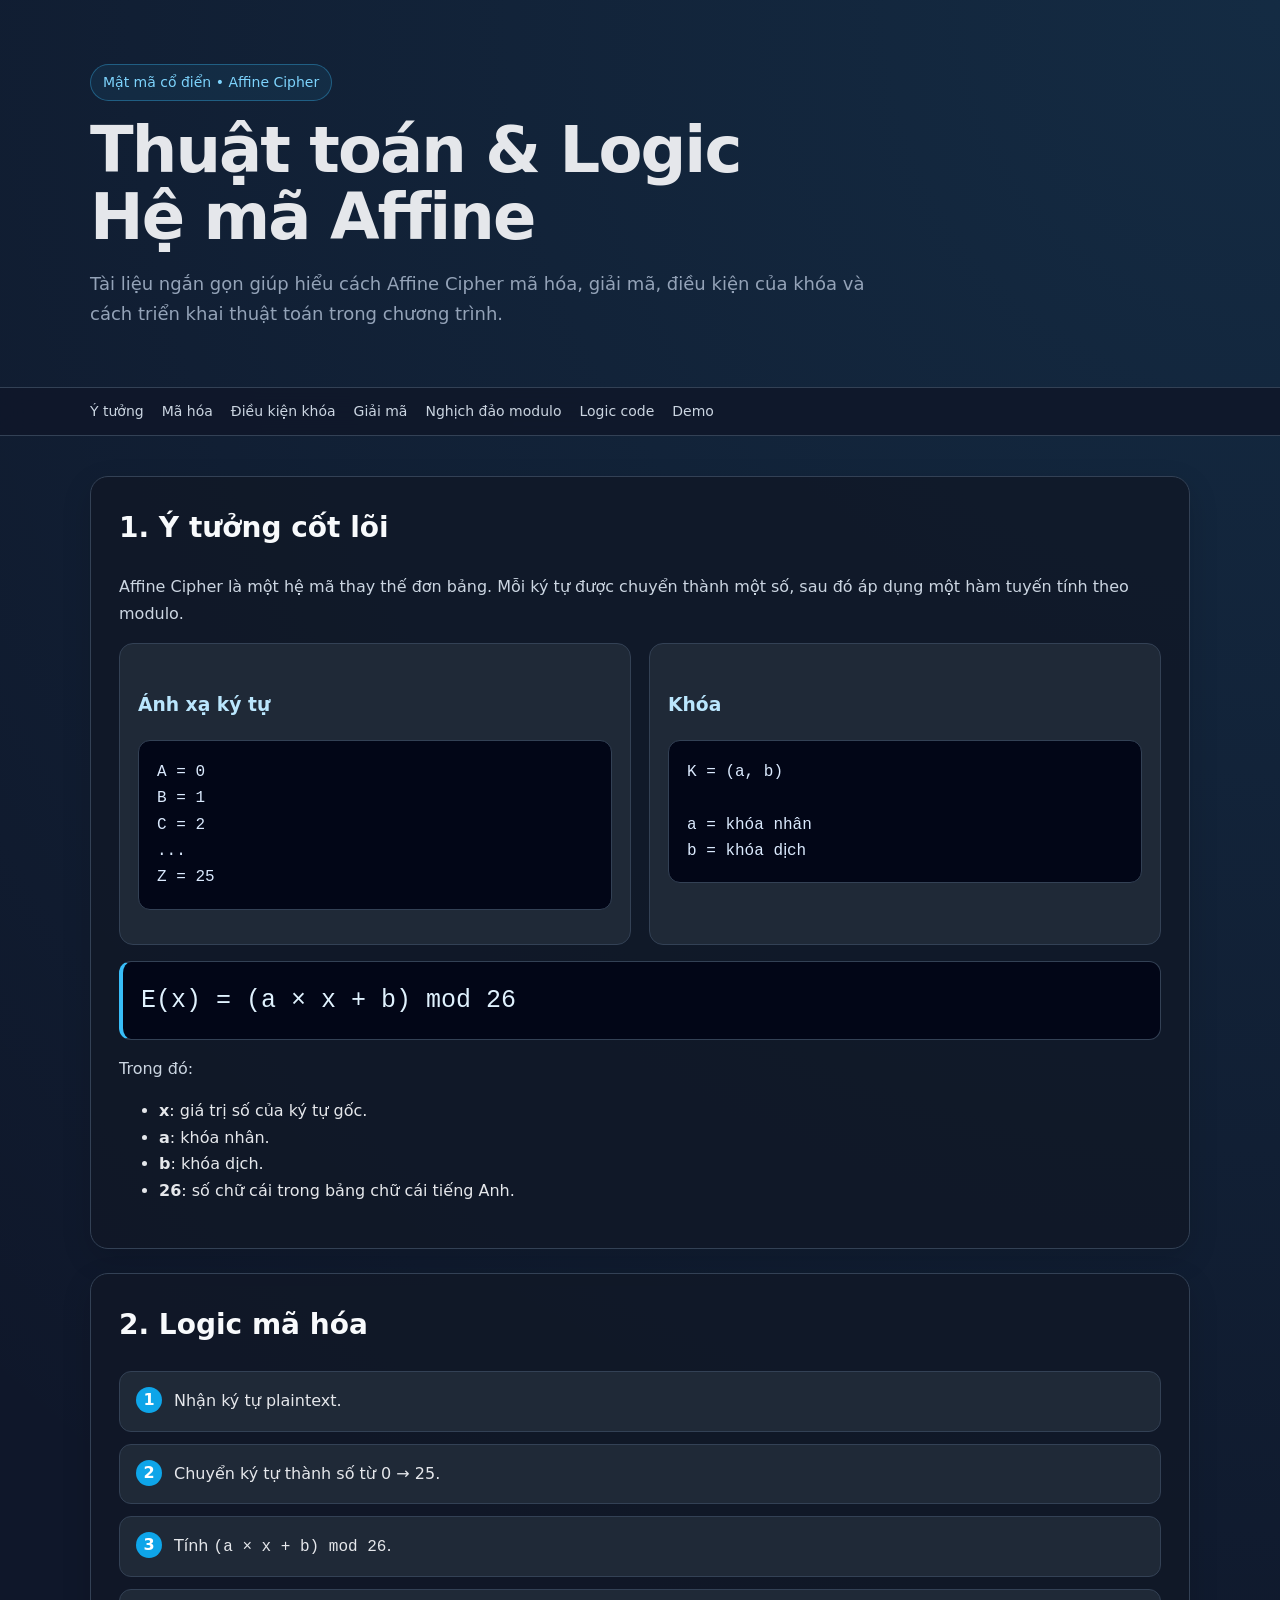
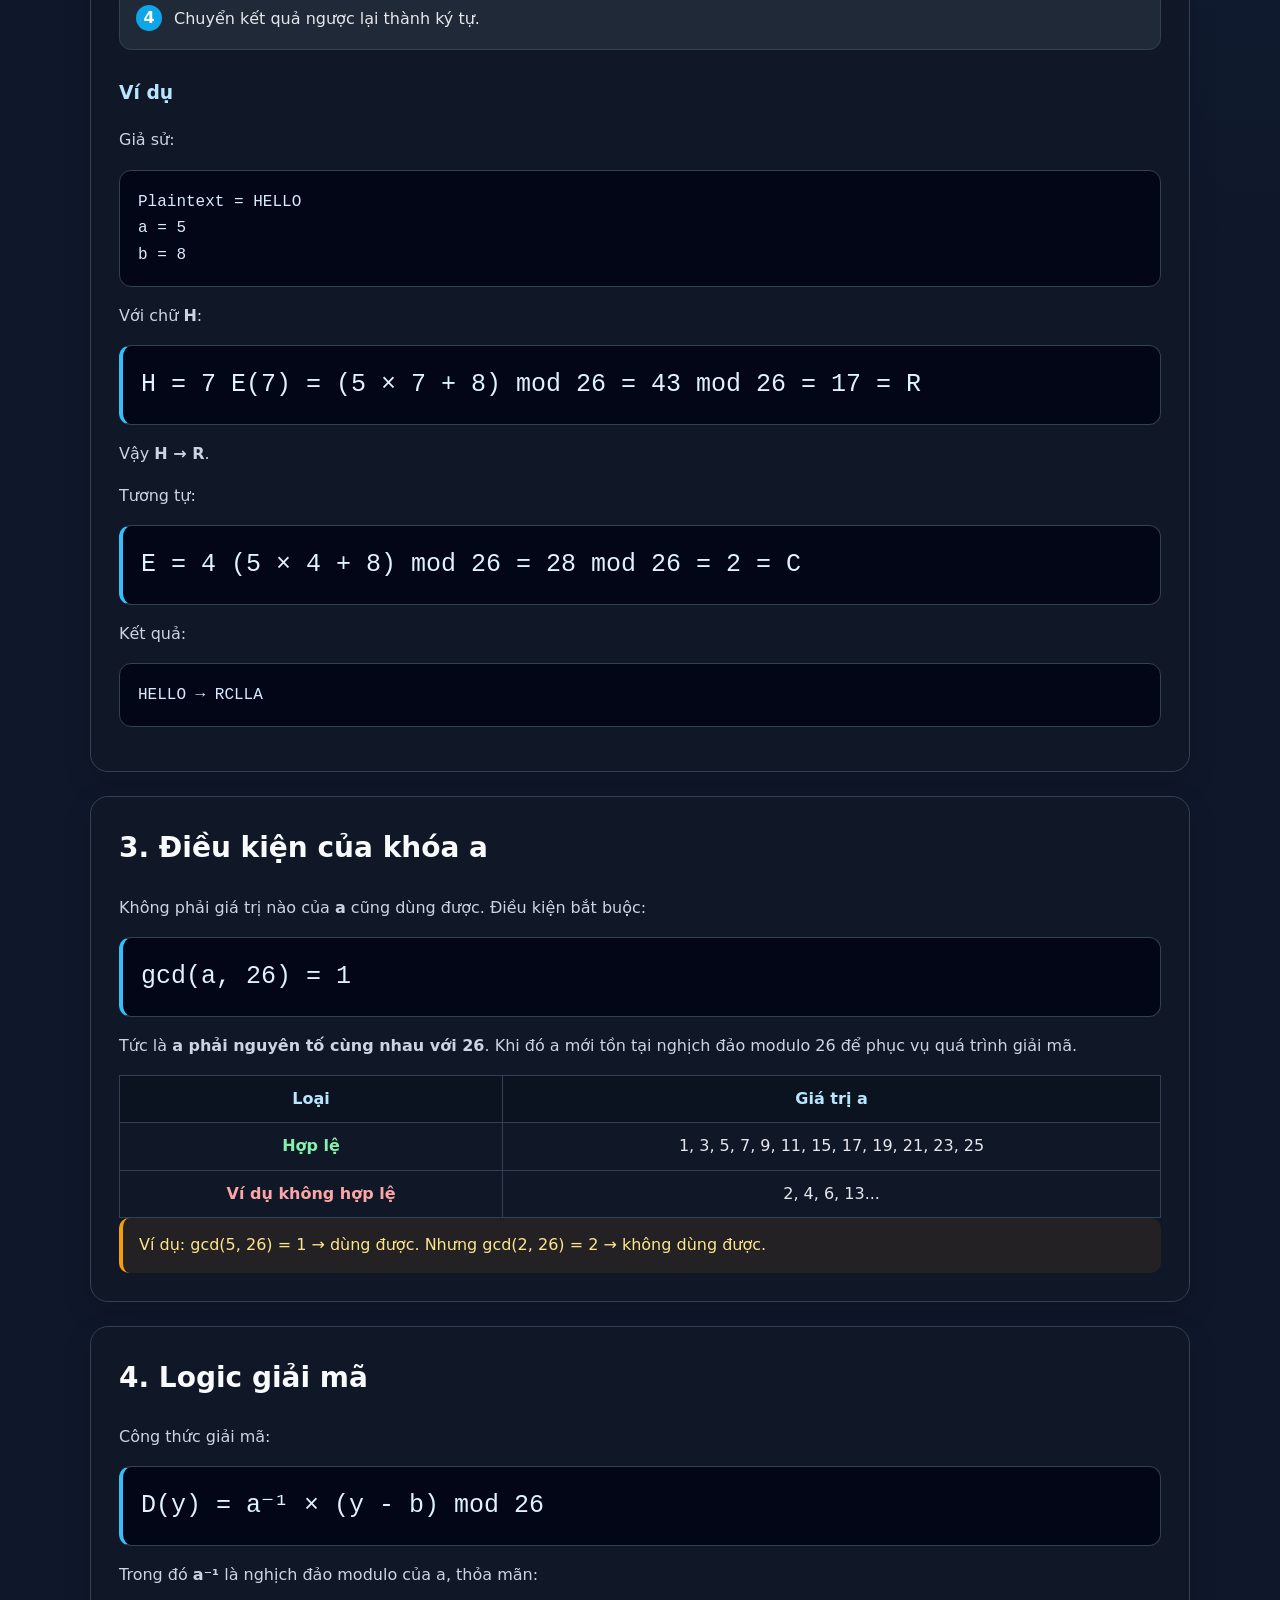
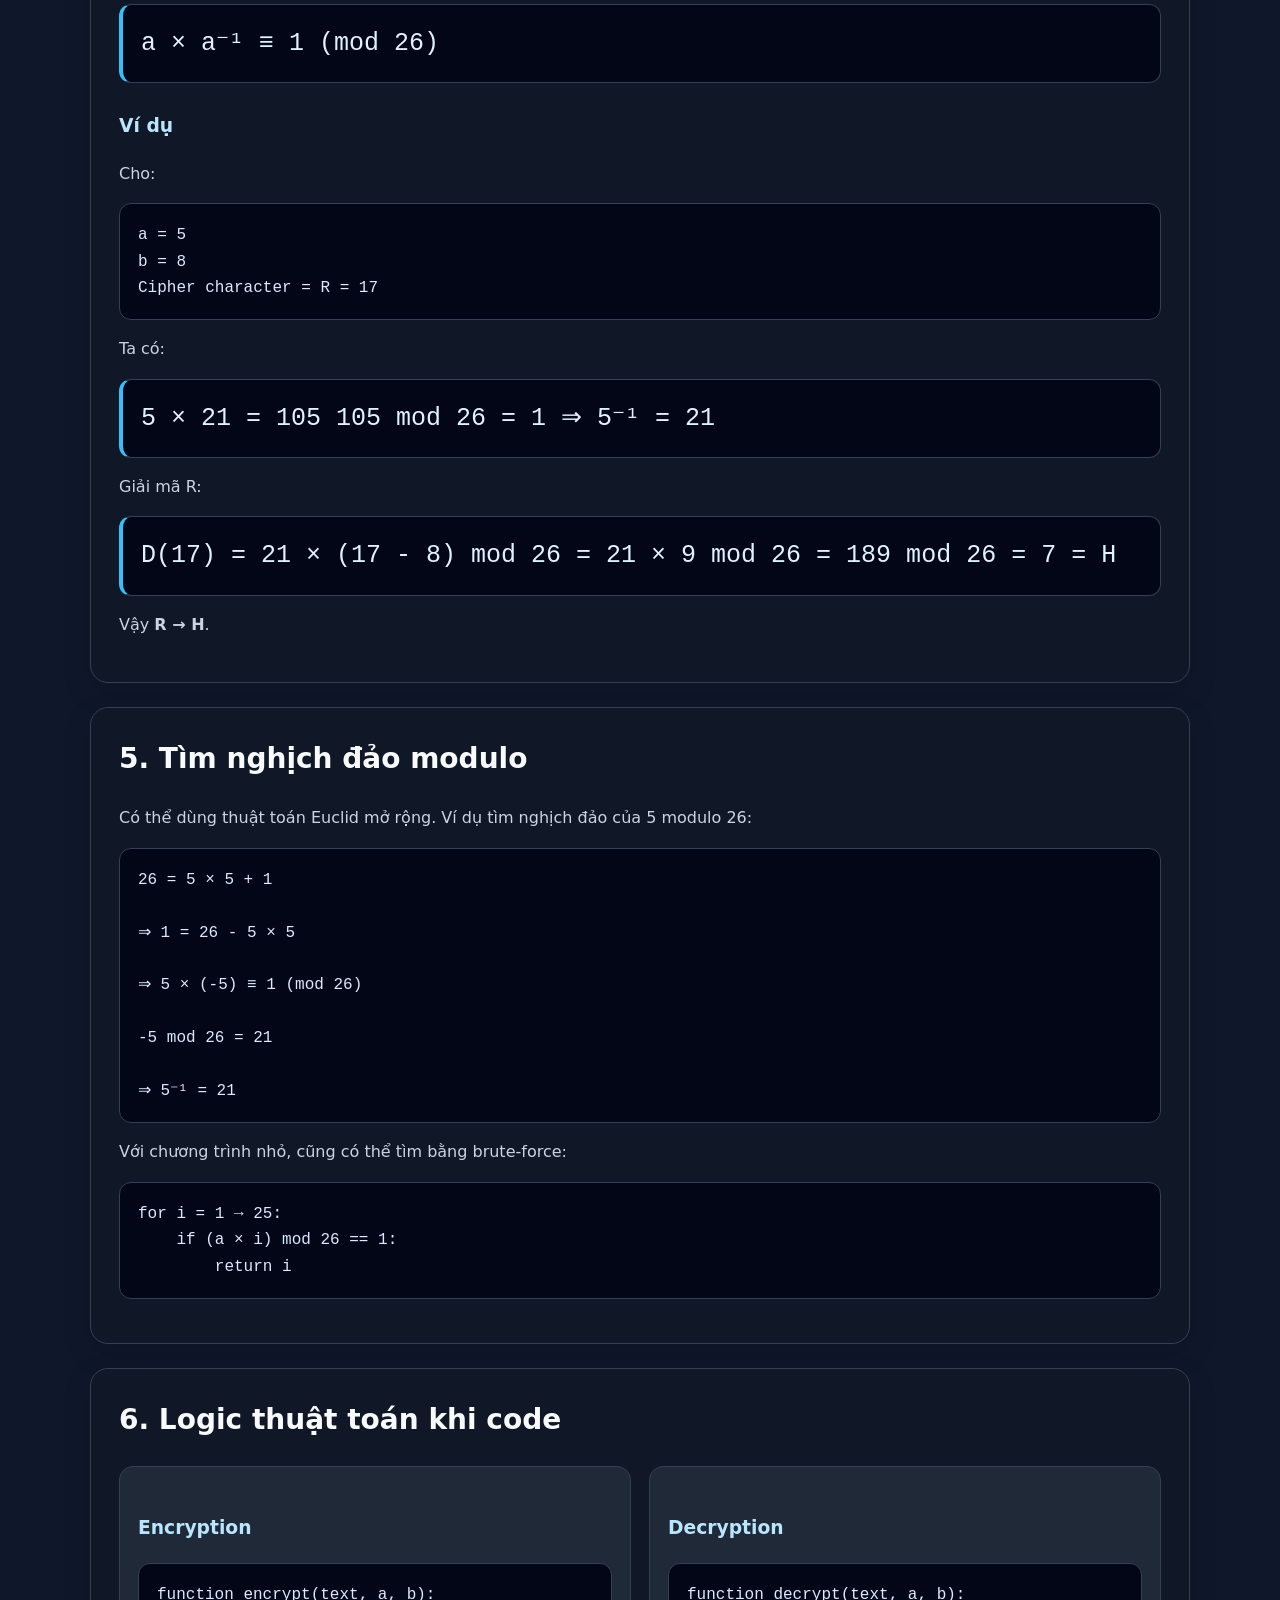
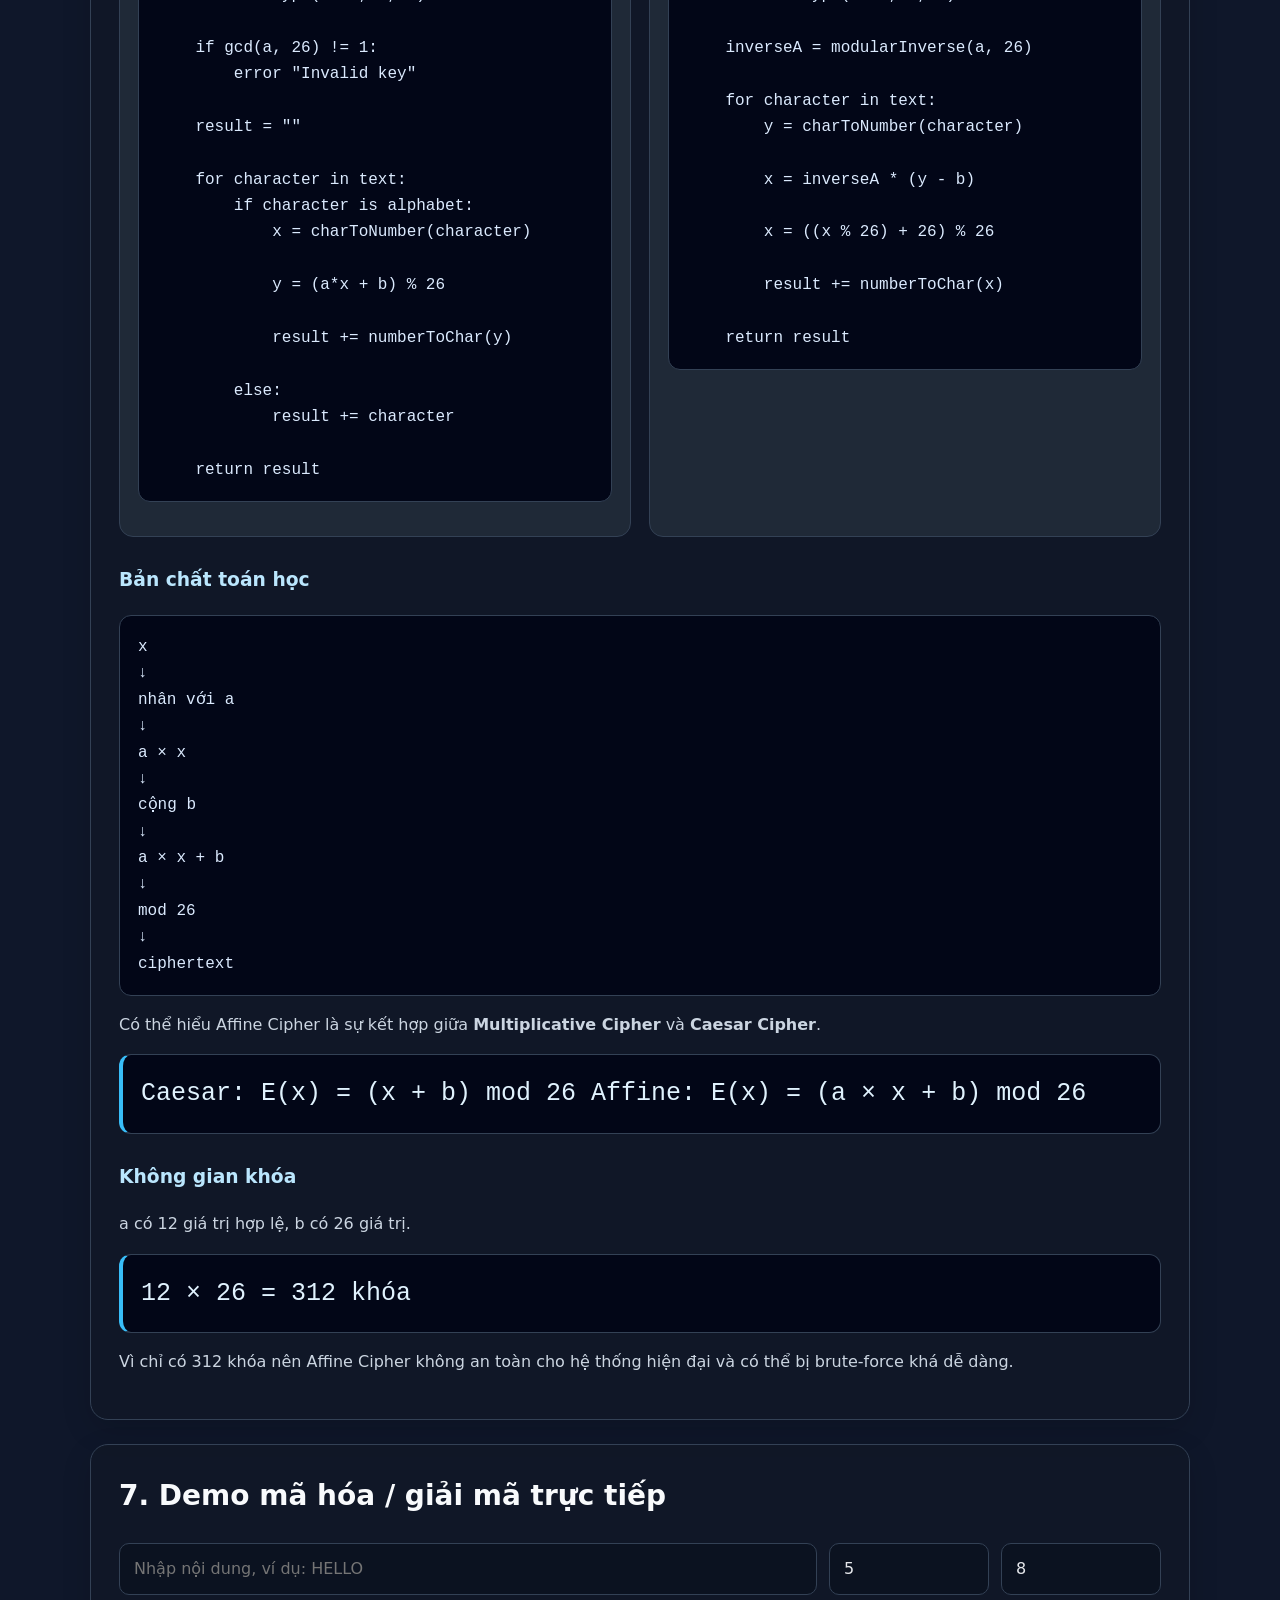
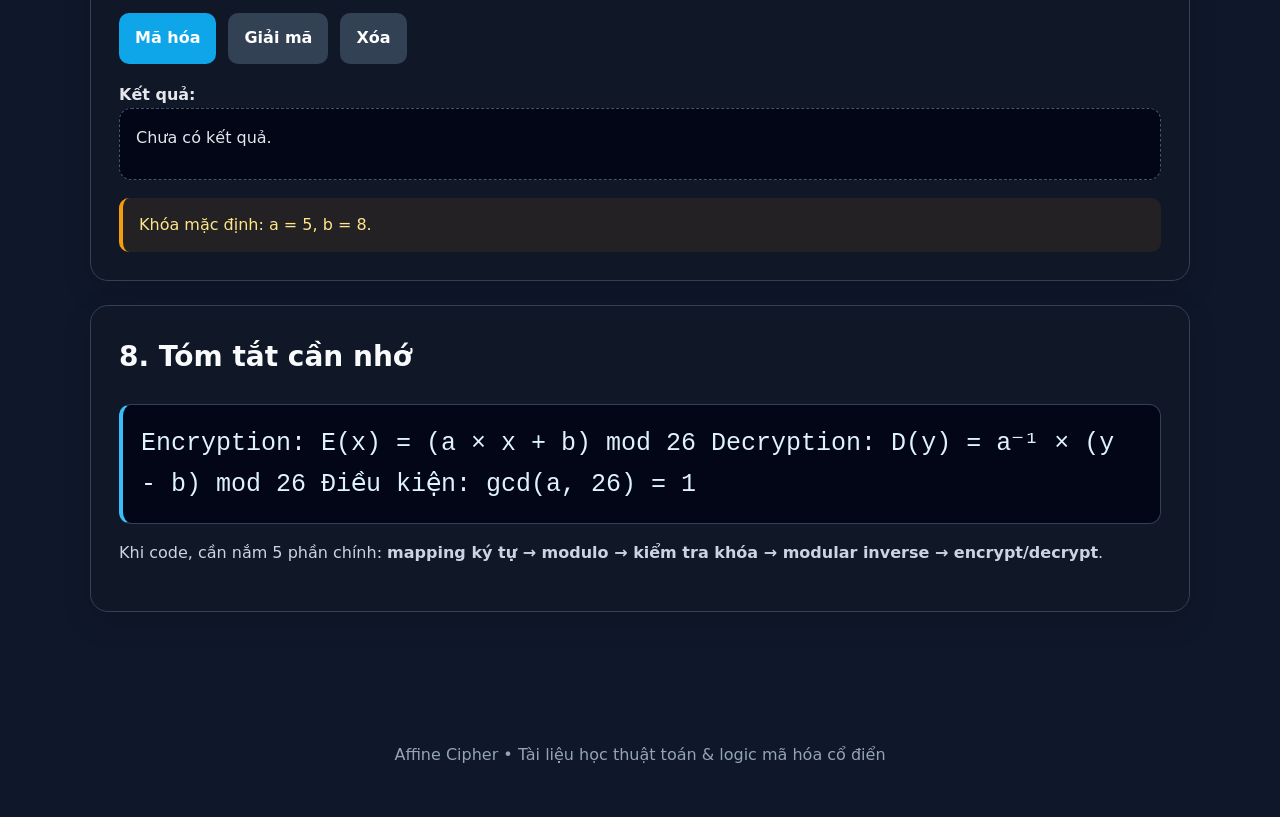
<file: affine-cipher.html>
<!DOCTYPE html>
<html lang="vi">
<head>
  <meta charset="UTF-8" />
  <meta name="viewport" content="width=device-width, initial-scale=1.0" />
  <title>Affine Cipher - Thuật toán & Logic</title>
  <style>
    :root {
      --bg: #0f172a;
      --panel: #111827;
      --panel-2: #1f2937;
      --text: #e5e7eb;
      --muted: #94a3b8;
      --primary: #38bdf8;
      --primary-2: #0ea5e9;
      --success: #22c55e;
      --warning: #f59e0b;
      --danger: #ef4444;
      --border: #334155;
      --code: #020617;
    }

    * {
      box-sizing: border-box;
      scroll-behavior: smooth;
    }

    body {
      margin: 0;
      font-family: Inter, system-ui, -apple-system, BlinkMacSystemFont, "Segoe UI", sans-serif;
      background:
        radial-gradient(circle at top right, rgba(56,189,248,.12), transparent 26%),
        var(--bg);
      color: var(--text);
      line-height: 1.65;
    }

    .container {
      width: min(1100px, calc(100% - 32px));
      margin: 0 auto;
    }

    header {
      padding: 64px 0 40px;
      border-bottom: 1px solid var(--border);
    }

    .badge {
      display: inline-block;
      padding: 6px 12px;
      border: 1px solid rgba(56,189,248,.35);
      background: rgba(56,189,248,.08);
      color: #7dd3fc;
      border-radius: 999px;
      font-size: 14px;
      margin-bottom: 16px;
    }

    h1 {
      font-size: clamp(36px, 6vw, 64px);
      line-height: 1.05;
      margin: 0 0 16px;
      letter-spacing: -0.03em;
    }

    h2 {
      margin-top: 0;
      font-size: 28px;
      color: #f8fafc;
    }

    h3 {
      color: #bae6fd;
      margin-top: 28px;
    }

    p {
      color: #cbd5e1;
    }

    .lead {
      max-width: 800px;
      font-size: 18px;
      color: var(--muted);
    }

    nav {
      position: sticky;
      top: 0;
      z-index: 10;
      backdrop-filter: blur(16px);
      background: rgba(15,23,42,.88);
      border-bottom: 1px solid var(--border);
    }

    nav .container {
      display: flex;
      gap: 18px;
      overflow-x: auto;
      padding: 12px 0;
    }

    nav a {
      color: #cbd5e1;
      text-decoration: none;
      white-space: nowrap;
      font-size: 14px;
    }

    nav a:hover {
      color: var(--primary);
    }

    main {
      padding: 40px 0 80px;
    }

    section {
      background: rgba(17,24,39,.82);
      border: 1px solid var(--border);
      border-radius: 18px;
      padding: 28px;
      margin-bottom: 24px;
      box-shadow: 0 10px 30px rgba(0,0,0,.14);
    }

    .grid {
      display: grid;
      grid-template-columns: repeat(2, minmax(0, 1fr));
      gap: 18px;
    }

    .card {
      background: var(--panel-2);
      border: 1px solid var(--border);
      border-radius: 14px;
      padding: 18px;
    }

    .formula {
      font-family: "SFMono-Regular", Consolas, monospace;
      font-size: clamp(18px, 3vw, 25px);
      background: var(--code);
      border: 1px solid var(--border);
      border-left: 4px solid var(--primary);
      padding: 18px;
      border-radius: 12px;
      overflow-x: auto;
      color: #e0f2fe;
      margin: 16px 0;
    }

    code, pre {
      font-family: "SFMono-Regular", Consolas, monospace;
    }

    pre {
      background: var(--code);
      border: 1px solid var(--border);
      border-radius: 12px;
      padding: 18px;
      overflow-x: auto;
      color: #dbeafe;
    }

    .steps {
      counter-reset: step;
      display: grid;
      gap: 12px;
    }

    .step {
      position: relative;
      padding: 16px 16px 16px 54px;
      background: var(--panel-2);
      border: 1px solid var(--border);
      border-radius: 12px;
    }

    .step::before {
      counter-increment: step;
      content: counter(step);
      position: absolute;
      left: 16px;
      top: 15px;
      width: 26px;
      height: 26px;
      display: grid;
      place-items: center;
      border-radius: 50%;
      background: var(--primary-2);
      color: white;
      font-weight: 700;
    }

    table {
      width: 100%;
      border-collapse: collapse;
      margin-top: 14px;
    }

    th, td {
      border: 1px solid var(--border);
      padding: 10px;
      text-align: center;
    }

    th {
      background: #0b1220;
      color: #bae6fd;
    }

    .good {
      color: #86efac;
      font-weight: 700;
    }

    .bad {
      color: #fca5a5;
      font-weight: 700;
    }

    .demo {
      display: grid;
      gap: 18px;
    }

    .form-row {
      display: grid;
      grid-template-columns: 1fr 160px 160px;
      gap: 12px;
    }

    input, textarea, button {
      width: 100%;
      font: inherit;
    }

    input, textarea {
      color: var(--text);
      background: #0b1220;
      border: 1px solid var(--border);
      border-radius: 10px;
      padding: 12px 14px;
      outline: none;
    }

    input:focus, textarea:focus {
      border-color: var(--primary);
      box-shadow: 0 0 0 3px rgba(56,189,248,.1);
    }

    textarea {
      min-height: 120px;
      resize: vertical;
    }

    .button-row {
      display: flex;
      gap: 12px;
      flex-wrap: wrap;
    }

    button {
      border: 0;
      border-radius: 10px;
      padding: 12px 16px;
      cursor: pointer;
      font-weight: 700;
      width: auto;
    }

    .btn-primary {
      background: var(--primary-2);
      color: white;
    }

    .btn-secondary {
      background: #334155;
      color: white;
    }

    .result {
      min-height: 72px;
      background: var(--code);
      border: 1px dashed #475569;
      border-radius: 12px;
      padding: 16px;
      white-space: pre-wrap;
      word-break: break-word;
    }

    .notice {
      border-left: 4px solid var(--warning);
      background: rgba(245,158,11,.08);
      padding: 14px 16px;
      border-radius: 10px;
      color: #fde68a;
    }

    footer {
      color: var(--muted);
      text-align: center;
      padding: 26px 0 50px;
    }

    @media (max-width: 760px) {
      .grid, .form-row {
        grid-template-columns: 1fr;
      }

      section {
        padding: 20px;
      }

      header {
        padding-top: 44px;
      }
    }
  </style>
</head>
<body>
  <header>
    <div class="container">
      <span class="badge">Mật mã cổ điển • Affine Cipher</span>
      <h1>Thuật toán & Logic<br/>Hệ mã Affine</h1>
      <p class="lead">
        Tài liệu ngắn gọn giúp hiểu cách Affine Cipher mã hóa, giải mã,
        điều kiện của khóa và cách triển khai thuật toán trong chương trình.
      </p>
    </div>
  </header>

  <nav>
    <div class="container">
      <a href="#idea">Ý tưởng</a>
      <a href="#encrypt">Mã hóa</a>
      <a href="#key">Điều kiện khóa</a>
      <a href="#decrypt">Giải mã</a>
      <a href="#inverse">Nghịch đảo modulo</a>
      <a href="#algorithm">Logic code</a>
      <a href="#demo">Demo</a>
    </div>
  </nav>

  <main class="container">
    <section id="idea">
      <h2>1. Ý tưởng cốt lõi</h2>
      <p>
        Affine Cipher là một hệ mã thay thế đơn bảng. Mỗi ký tự được chuyển thành
        một số, sau đó áp dụng một hàm tuyến tính theo modulo.
      </p>

      <div class="grid">
        <div class="card">
          <h3>Ánh xạ ký tự</h3>
          <pre>A = 0
B = 1
C = 2
...
Z = 25</pre>
        </div>

        <div class="card">
          <h3>Khóa</h3>
          <pre>K = (a, b)

a = khóa nhân
b = khóa dịch</pre>
        </div>
      </div>

      <div class="formula">E(x) = (a × x + b) mod 26</div>

      <p>Trong đó:</p>
      <ul>
        <li><b>x</b>: giá trị số của ký tự gốc.</li>
        <li><b>a</b>: khóa nhân.</li>
        <li><b>b</b>: khóa dịch.</li>
        <li><b>26</b>: số chữ cái trong bảng chữ cái tiếng Anh.</li>
      </ul>
    </section>

    <section id="encrypt">
      <h2>2. Logic mã hóa</h2>

      <div class="steps">
        <div class="step">Nhận ký tự plaintext.</div>
        <div class="step">Chuyển ký tự thành số từ 0 → 25.</div>
        <div class="step">Tính <code>(a × x + b) mod 26</code>.</div>
        <div class="step">Chuyển kết quả ngược lại thành ký tự.</div>
      </div>

      <h3>Ví dụ</h3>
      <p>Giả sử:</p>
      <pre>Plaintext = HELLO
a = 5
b = 8</pre>

      <p>Với chữ <b>H</b>:</p>
      <div class="formula">
H = 7

E(7) = (5 × 7 + 8) mod 26
     = 43 mod 26
     = 17
     = R
      </div>

      <p>Vậy <b>H → R</b>.</p>

      <p>Tương tự:</p>
      <div class="formula">
E = 4

(5 × 4 + 8) mod 26
= 28 mod 26
= 2
= C
      </div>

      <p>Kết quả:</p>
      <pre>HELLO → RCLLA</pre>
    </section>

    <section id="key">
      <h2>3. Điều kiện của khóa a</h2>

      <p>
        Không phải giá trị nào của <b>a</b> cũng dùng được. Điều kiện bắt buộc:
      </p>

      <div class="formula">gcd(a, 26) = 1</div>

      <p>
        Tức là <b>a phải nguyên tố cùng nhau với 26</b>. Khi đó a mới tồn tại
        nghịch đảo modulo 26 để phục vụ quá trình giải mã.
      </p>

      <table>
        <thead>
          <tr>
            <th>Loại</th>
            <th>Giá trị a</th>
          </tr>
        </thead>
        <tbody>
          <tr>
            <td class="good">Hợp lệ</td>
            <td>1, 3, 5, 7, 9, 11, 15, 17, 19, 21, 23, 25</td>
          </tr>
          <tr>
            <td class="bad">Ví dụ không hợp lệ</td>
            <td>2, 4, 6, 13...</td>
          </tr>
        </tbody>
      </table>

      <div class="notice">
        Ví dụ: gcd(5, 26) = 1 → dùng được. Nhưng gcd(2, 26) = 2 → không dùng được.
      </div>
    </section>

    <section id="decrypt">
      <h2>4. Logic giải mã</h2>

      <p>Công thức giải mã:</p>

      <div class="formula">D(y) = a⁻¹ × (y - b) mod 26</div>

      <p>
        Trong đó <b>a⁻¹</b> là nghịch đảo modulo của a, thỏa mãn:
      </p>

      <div class="formula">a × a⁻¹ ≡ 1 (mod 26)</div>

      <h3>Ví dụ</h3>

      <p>Cho:</p>
      <pre>a = 5
b = 8
Cipher character = R = 17</pre>

      <p>Ta có:</p>

      <div class="formula">
5 × 21 = 105
105 mod 26 = 1

⇒ 5⁻¹ = 21
      </div>

      <p>Giải mã R:</p>

      <div class="formula">
D(17) = 21 × (17 - 8) mod 26
      = 21 × 9 mod 26
      = 189 mod 26
      = 7
      = H
      </div>

      <p>Vậy <b>R → H</b>.</p>
    </section>

    <section id="inverse">
      <h2>5. Tìm nghịch đảo modulo</h2>

      <p>
        Có thể dùng thuật toán Euclid mở rộng. Ví dụ tìm nghịch đảo của 5 modulo 26:
      </p>

      <pre>26 = 5 × 5 + 1

⇒ 1 = 26 - 5 × 5

⇒ 5 × (-5) ≡ 1 (mod 26)

-5 mod 26 = 21

⇒ 5⁻¹ = 21</pre>

      <p>
        Với chương trình nhỏ, cũng có thể tìm bằng brute-force:
      </p>

      <pre>for i = 1 → 25:
    if (a × i) mod 26 == 1:
        return i</pre>
    </section>

    <section id="algorithm">
      <h2>6. Logic thuật toán khi code</h2>

      <div class="grid">
        <div class="card">
          <h3>Encryption</h3>
          <pre>function encrypt(text, a, b):

    if gcd(a, 26) != 1:
        error "Invalid key"

    result = ""

    for character in text:
        if character is alphabet:
            x = charToNumber(character)

            y = (a*x + b) % 26

            result += numberToChar(y)

        else:
            result += character

    return result</pre>
        </div>

        <div class="card">
          <h3>Decryption</h3>
          <pre>function decrypt(text, a, b):

    inverseA = modularInverse(a, 26)

    for character in text:
        y = charToNumber(character)

        x = inverseA * (y - b)

        x = ((x % 26) + 26) % 26

        result += numberToChar(x)

    return result</pre>
        </div>
      </div>

      <h3>Bản chất toán học</h3>
      <pre>x
↓
nhân với a
↓
a × x
↓
cộng b
↓
a × x + b
↓
mod 26
↓
ciphertext</pre>

      <p>
        Có thể hiểu Affine Cipher là sự kết hợp giữa
        <b>Multiplicative Cipher</b> và <b>Caesar Cipher</b>.
      </p>

      <div class="formula">
Caesar: E(x) = (x + b) mod 26

Affine: E(x) = (a × x + b) mod 26
      </div>

      <h3>Không gian khóa</h3>
      <p>
        a có 12 giá trị hợp lệ, b có 26 giá trị.
      </p>

      <div class="formula">12 × 26 = 312 khóa</div>

      <p>
        Vì chỉ có 312 khóa nên Affine Cipher không an toàn cho hệ thống hiện đại
        và có thể bị brute-force khá dễ dàng.
      </p>
    </section>

    <section id="demo">
      <h2>7. Demo mã hóa / giải mã trực tiếp</h2>

      <div class="demo">
        <div class="form-row">
          <input id="textInput" placeholder="Nhập nội dung, ví dụ: HELLO" />
          <input id="aInput" type="number" value="5" placeholder="a" />
          <input id="bInput" type="number" value="8" placeholder="b" />
        </div>

        <div class="button-row">
          <button class="btn-primary" onclick="encryptText()">Mã hóa</button>
          <button class="btn-secondary" onclick="decryptText()">Giải mã</button>
          <button class="btn-secondary" onclick="clearResult()">Xóa</button>
        </div>

        <div>
          <b>Kết quả:</b>
          <div id="result" class="result">Chưa có kết quả.</div>
        </div>

        <div id="keyInfo" class="notice">
          Khóa mặc định: a = 5, b = 8.
        </div>
      </div>
    </section>

    <section>
      <h2>8. Tóm tắt cần nhớ</h2>

      <div class="formula">
Encryption:
E(x) = (a × x + b) mod 26

Decryption:
D(y) = a⁻¹ × (y - b) mod 26

Điều kiện:
gcd(a, 26) = 1
      </div>

      <p>
        Khi code, cần nắm 5 phần chính:
        <b>mapping ký tự → modulo → kiểm tra khóa → modular inverse → encrypt/decrypt</b>.
      </p>
    </section>
  </main>

  <footer>
    Affine Cipher • Tài liệu học thuật toán & logic mã hóa cổ điển
  </footer>

  <script>
    function gcd(a, b) {
      a = Math.abs(a);
      b = Math.abs(b);

      while (b !== 0) {
        const temp = b;
        b = a % b;
        a = temp;
      }

      return a;
    }

    function mod(n, m) {
      return ((n % m) + m) % m;
    }

    function modInverse(a, m) {
      a = mod(a, m);

      for (let i = 1; i < m; i++) {
        if ((a * i) % m === 1) {
          return i;
        }
      }

      return null;
    }

    function validateKey(a, b) {
      if (!Number.isInteger(a) || !Number.isInteger(b)) {
        return "a và b phải là số nguyên.";
      }

      if (gcd(a, 26) !== 1) {
        return `Khóa a = ${a} không hợp lệ vì gcd(${a}, 26) ≠ 1.`;
      }

      return null;
    }

    function transformText(text, a, b, decrypt = false) {
      const invA = decrypt ? modInverse(a, 26) : null;

      return [...text].map(char => {
        const code = char.charCodeAt(0);

        let base = null;

        if (code >= 65 && code <= 90) {
          base = 65;
        } else if (code >= 97 && code <= 122) {
          base = 97;
        } else {
          return char;
        }

        const x = code - base;

        let y;

        if (decrypt) {
          y = mod(invA * (x - b), 26);
        } else {
          y = mod(a * x + b, 26);
        }

        return String.fromCharCode(base + y);
      }).join("");
    }

    function getInputs() {
      return {
        text: document.getElementById("textInput").value,
        a: Number(document.getElementById("aInput").value),
        b: Number(document.getElementById("bInput").value)
      };
    }

    function showKeyInfo(a, b) {
      const info = document.getElementById("keyInfo");
      const inv = modInverse(a, 26);

      info.textContent =
        `Khóa K = (${a}, ${b}) | gcd(${a}, 26) = ${gcd(a, 26)}` +
        (inv !== null ? ` | a⁻¹ = ${inv}` : "");
    }

    function encryptText() {
      const { text, a, b } = getInputs();
      const error = validateKey(a, b);
      const result = document.getElementById("result");

      if (error) {
        result.textContent = error;
        return;
      }

      result.textContent = transformText(text, a, b, false);
      showKeyInfo(a, b);
    }

    function decryptText() {
      const { text, a, b } = getInputs();
      const error = validateKey(a, b);
      const result = document.getElementById("result");

      if (error) {
        result.textContent = error;
        return;
      }

      result.textContent = transformText(text, a, b, true);
      showKeyInfo(a, b);
    }

    function clearResult() {
      document.getElementById("textInput").value = "";
      document.getElementById("result").textContent = "Chưa có kết quả.";
    }
  </script>
</body>
</html>
</file>
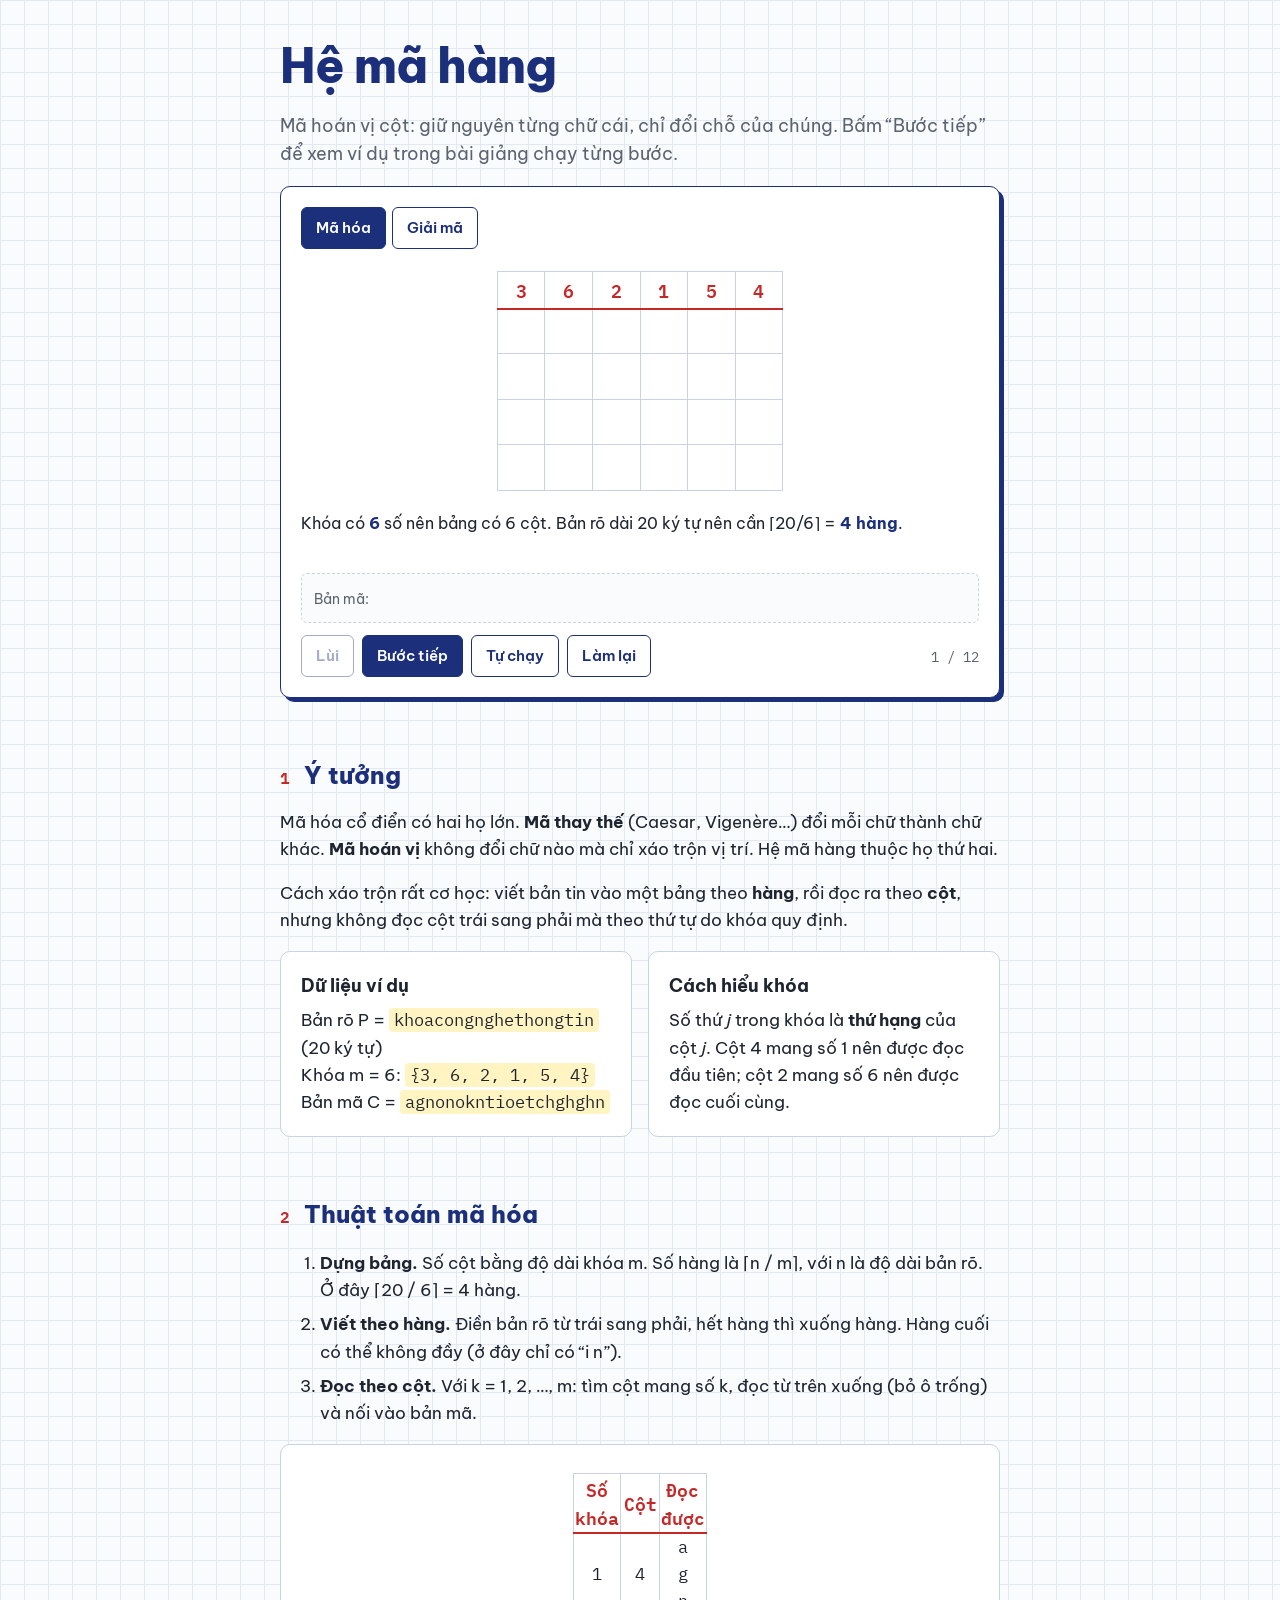
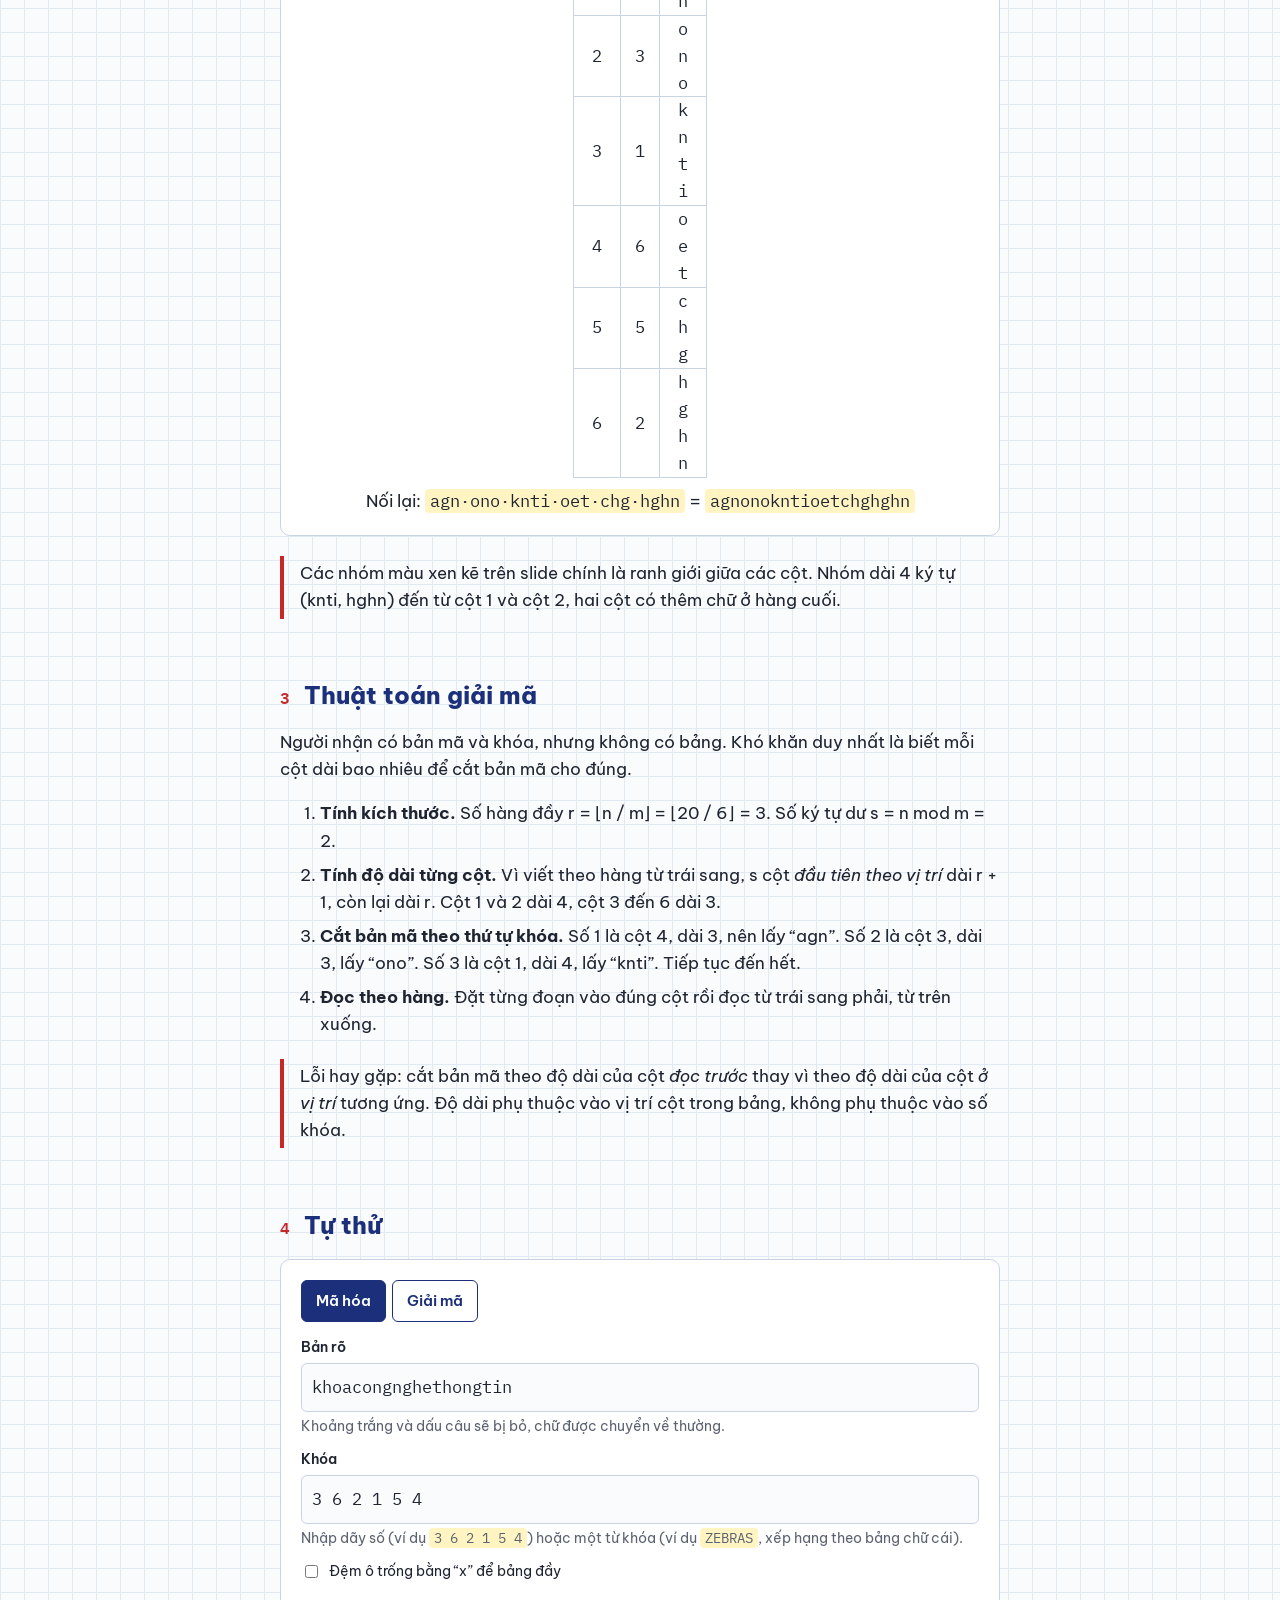
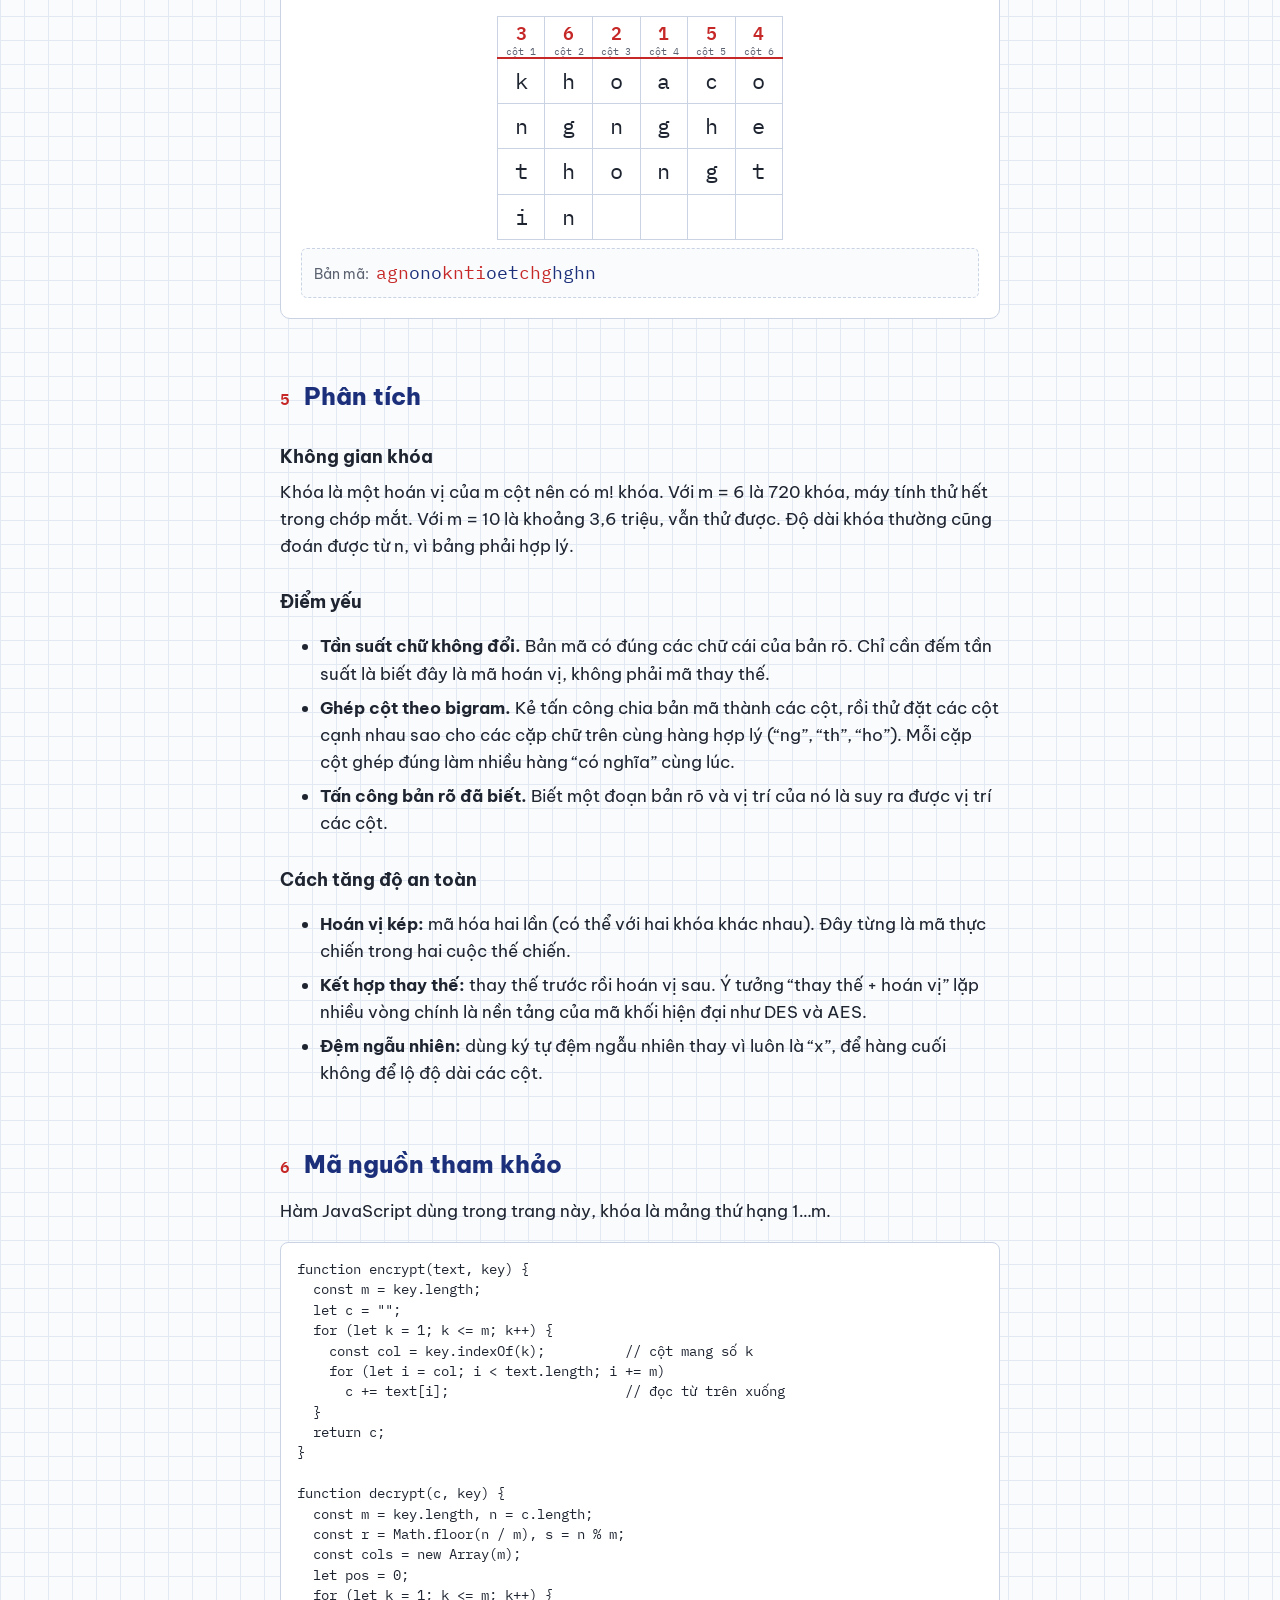
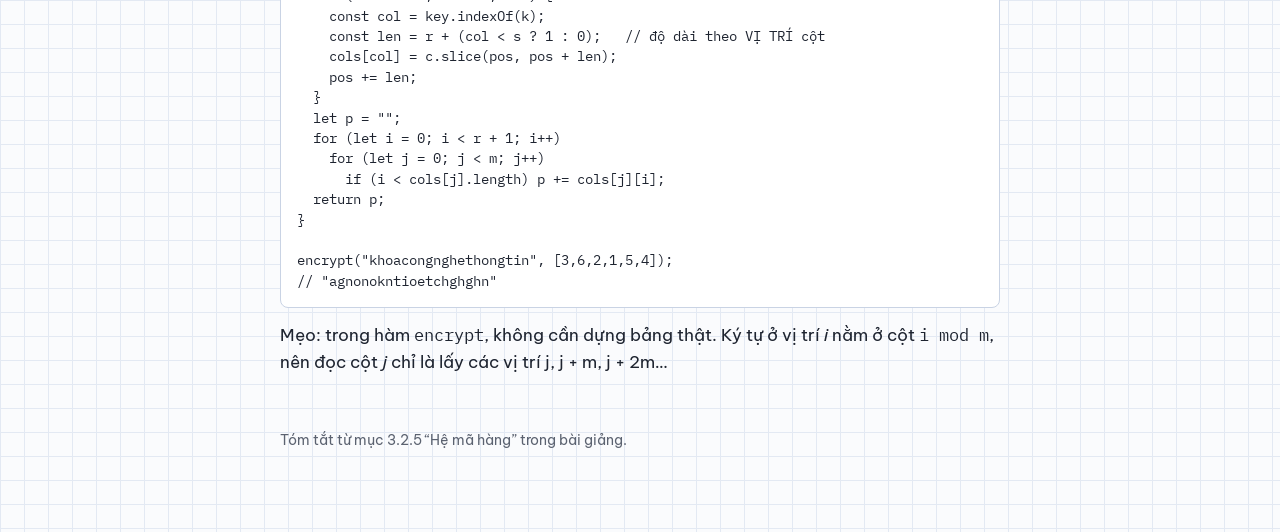
<file: he-ma-hang.html>
<!DOCTYPE html>
<html lang="vi">
<head>
<meta charset="utf-8">
<meta name="viewport" content="width=device-width, initial-scale=1, viewport-fit=cover">
<title>Hệ mã hàng (mã hoán vị cột)</title>
<link rel="preconnect" href="https://fonts.googleapis.com">
<link rel="preconnect" href="https://fonts.gstatic.com" crossorigin>
<link href="https://fonts.googleapis.com/css2?family=Be+Vietnam+Pro:wght@400;500;600;800&family=IBM+Plex+Mono:wght@400;600&display=swap" rel="stylesheet">
<style>
:root{
  --paper:#FAFBFD; --grid:#E3E9F3; --ink:#1B2F7A; --text:#1E2430; --muted:#5B6270;
  --red:#C62828; --hl:#FFE58A; --hl-soft:#FFF4C2; --card:#FFFFFF; --line:#C9D3E4;
  --ok:#2E7D32;
  --sans:"Be Vietnam Pro",system-ui,-apple-system,"Segoe UI",Roboto,sans-serif;
  --mono:"IBM Plex Mono",ui-monospace,Menlo,Consolas,monospace;
  box-sizing:border-box;
  padding-top:env(safe-area-inset-top,0px);
  padding-bottom:env(safe-area-inset-bottom,0px);
}
@media (prefers-color-scheme:dark){
  :root:not([data-theme="light"]){
    --paper:#141B24; --grid:#1F2A37; --ink:#9FB6FF; --text:#E6EAF0; --muted:#9AA3B2;
    --red:#FF7A70; --hl:#6B5A12; --hl-soft:#3A3210; --card:#1A2330; --line:#2D3A4C; --ok:#7CCB80;
  }
}
:root[data-theme="dark"]{
  --paper:#141B24; --grid:#1F2A37; --ink:#9FB6FF; --text:#E6EAF0; --muted:#9AA3B2;
  --red:#FF7A70; --hl:#6B5A12; --hl-soft:#3A3210; --card:#1A2330; --line:#2D3A4C; --ok:#7CCB80;
}
*,*::before,*::after{box-sizing:inherit}
html{scroll-padding-top:env(safe-area-inset-top,0px)}
body{
  margin:0; color:var(--text); font-family:var(--sans); font-size:17px; line-height:1.6;
  background-color:var(--paper);
  background-image:
    linear-gradient(var(--grid) 1px,transparent 1px),
    linear-gradient(90deg,var(--grid) 1px,transparent 1px);
  background-size:24px 24px;
}
main{max-width:760px;margin:0 auto;padding:40px 20px 80px}
h1{font-size:clamp(2rem,6vw,3rem);line-height:1.1;margin:0 0 .4em;color:var(--ink);font-weight:800;letter-spacing:-.02em}
h2{font-size:1.5rem;color:var(--ink);margin:2.4em 0 .6em;font-weight:800;display:flex;gap:.6em;align-items:baseline}
h2 .n{font-family:var(--mono);color:var(--red);font-size:1rem;font-weight:600}
h3{font-size:1.1rem;margin:1.6em 0 .4em}
p{margin:0 0 1em}
.lead{font-size:1.1rem;color:var(--muted);max-width:60ch}
code,.mono{font-family:var(--mono)}
.panel{background:var(--card);border:1.5px solid var(--line);border-radius:10px;padding:20px}
.hero-panel{border-color:var(--ink);box-shadow:4px 4px 0 var(--ink)}

/* Matrix */
.mx-wrap{overflow-x:auto}
table.mx{border-collapse:collapse;margin:8px auto;font-family:var(--mono);font-size:1.35rem}
table.mx td,table.mx th{width:2.2em;height:2.1em;text-align:center;border:1px solid var(--line);transition:background .25s}
table.mx th{color:var(--red);font-weight:600;border-bottom:2px solid var(--red);font-size:1.1rem}
table.mx th small{display:block;color:var(--muted);font-size:.65rem;font-weight:400;line-height:1}
table.mx td.empty{color:transparent}
table.mx td.pad{color:var(--muted)}
table.mx .active{background:var(--hl)}
table.mx .done{color:var(--muted);background:var(--hl-soft)}
table.mx td.new{animation:pop .3s ease}
@keyframes pop{from{transform:scale(1.5);color:var(--red)}to{transform:none}}
@media (prefers-reduced-motion:reduce){table.mx td.new{animation:none}table.mx td,table.mx th{transition:none}}

.caption{min-height:3.2em;margin:12px 0;font-size:.98rem}
.caption b{color:var(--ink)}
.out{font-family:var(--mono);font-size:1.1rem;word-break:break-all;padding:10px 12px;border:1px dashed var(--line);border-radius:6px;min-height:2.6em;background:var(--paper)}
.out span:nth-child(odd){color:var(--ink)}
.out span:nth-child(even){color:var(--red)}
.out .lbl{color:var(--muted)!important;font-family:var(--sans);font-size:.85rem;margin-right:.5em}

.ctrl{display:flex;gap:8px;flex-wrap:wrap;align-items:center;margin-top:12px}
button{font:inherit;font-size:.95rem;font-weight:600;padding:8px 14px;border-radius:6px;border:1.5px solid var(--ink);background:var(--card);color:var(--ink);cursor:pointer;min-height:40px}
button.primary{background:var(--ink);color:var(--paper)}
button:disabled{opacity:.4;cursor:default}
button:focus-visible,input:focus-visible,select:focus-visible{outline:3px solid var(--red);outline-offset:2px}
.step-no{margin-left:auto;font-family:var(--mono);color:var(--muted);font-size:.9rem}

.tabs{display:flex;gap:6px;margin-bottom:14px}
.tabs button[aria-pressed="true"]{background:var(--ink);color:var(--paper)}

label{display:block;font-weight:600;font-size:.9rem;margin:10px 0 4px}
input[type=text]{width:100%;font:inherit;font-family:var(--mono);padding:10px;border:1.5px solid var(--line);border-radius:6px;background:var(--paper);color:var(--text)}
.hint{font-size:.85rem;color:var(--muted);margin-top:4px}
.err{color:var(--red);font-size:.9rem;min-height:1.3em;margin-top:6px}
.check{display:flex;gap:8px;align-items:center;font-weight:400;margin-top:10px}

.note{border-left:4px solid var(--red);padding:4px 0 4px 16px;margin:1.2em 0}
.twocol{display:grid;grid-template-columns:1fr 1fr;gap:16px}
@media (max-width:620px){.twocol{grid-template-columns:1fr}}
pre{font-family:var(--mono);font-size:.85rem;line-height:1.5;background:var(--card);border:1.5px solid var(--line);border-radius:8px;padding:16px;overflow-x:auto;margin:0 0 1em}
ol li,ul li{margin-bottom:.4em}
.fmt{font-family:var(--mono);background:var(--hl-soft);padding:1px 5px;border-radius:4px}
footer{margin-top:4em;color:var(--muted);font-size:.85rem}
</style>
</head>
<body>
<main>

<h1>Hệ mã hàng</h1>
<p class="lead">Mã hoán vị cột: giữ nguyên từng chữ cái, chỉ đổi chỗ của chúng. Bấm “Bước tiếp” để xem ví dụ trong bài giảng chạy từng bước.</p>

<section class="panel hero-panel" aria-label="Mô phỏng từng bước">
  <div class="tabs" role="group" aria-label="Chế độ mô phỏng">
    <button id="tabEnc" aria-pressed="true">Mã hóa</button>
    <button id="tabDec" aria-pressed="false">Giải mã</button>
  </div>
  <div class="mx-wrap"><table class="mx" id="demoMx"></table></div>
  <div class="caption" id="demoCap" aria-live="polite"></div>
  <div class="out" id="demoOut"></div>
  <div class="ctrl">
    <button id="bPrev">Lùi</button>
    <button id="bNext" class="primary">Bước tiếp</button>
    <button id="bPlay">Tự chạy</button>
    <button id="bReset">Làm lại</button>
    <span class="step-no" id="demoNo"></span>
  </div>
</section>

<h2><span class="n">1</span>Ý tưởng</h2>
<p>Mã hóa cổ điển có hai họ lớn. <b>Mã thay thế</b> (Caesar, Vigenère…) đổi mỗi chữ thành chữ khác. <b>Mã hoán vị</b> không đổi chữ nào mà chỉ xáo trộn vị trí. Hệ mã hàng thuộc họ thứ hai.</p>
<p>Cách xáo trộn rất cơ học: viết bản tin vào một bảng theo <b>hàng</b>, rồi đọc ra theo <b>cột</b>, nhưng không đọc cột trái sang phải mà theo thứ tự do khóa quy định.</p>
<div class="twocol">
  <div class="panel">
    <h3 style="margin-top:0">Dữ liệu ví dụ</h3>
    <p style="margin:0">Bản rõ P = <span class="fmt">khoacongnghethongtin</span> (20 ký tự)<br>
    Khóa m = 6: <span class="fmt">{3, 6, 2, 1, 5, 4}</span><br>
    Bản mã C = <span class="fmt">agnonokntioetchghghn</span></p>
  </div>
  <div class="panel">
    <h3 style="margin-top:0">Cách hiểu khóa</h3>
    <p style="margin:0">Số thứ <i>j</i> trong khóa là <b>thứ hạng</b> của cột <i>j</i>. Cột 4 mang số 1 nên được đọc đầu tiên; cột 2 mang số 6 nên được đọc cuối cùng.</p>
  </div>
</div>

<h2><span class="n">2</span>Thuật toán mã hóa</h2>
<ol>
  <li><b>Dựng bảng.</b> Số cột bằng độ dài khóa m. Số hàng là ⌈n / m⌉, với n là độ dài bản rõ. Ở đây ⌈20 / 6⌉ = 4 hàng.</li>
  <li><b>Viết theo hàng.</b> Điền bản rõ từ trái sang phải, hết hàng thì xuống hàng. Hàng cuối có thể không đầy (ở đây chỉ có “i n”).</li>
  <li><b>Đọc theo cột.</b> Với k = 1, 2, …, m: tìm cột mang số k, đọc từ trên xuống (bỏ ô trống) và nối vào bản mã.</li>
</ol>
<div class="panel mx-wrap">
<table class="mx" style="font-size:1.05rem">
<tr><th>Số khóa</th><th>Cột</th><th>Đọc được</th></tr>
<tr><td>1</td><td>4</td><td style="width:auto;padding:0 12px">a g n</td></tr>
<tr><td>2</td><td>3</td><td style="width:auto;padding:0 12px">o n o</td></tr>
<tr><td>3</td><td>1</td><td style="width:auto;padding:0 12px">k n t i</td></tr>
<tr><td>4</td><td>6</td><td style="width:auto;padding:0 12px">o e t</td></tr>
<tr><td>5</td><td>5</td><td style="width:auto;padding:0 12px">c h g</td></tr>
<tr><td>6</td><td>2</td><td style="width:auto;padding:0 12px">h g h n</td></tr>
</table>
<p style="text-align:center;margin:10px 0 0">Nối lại: <span class="fmt">agn·ono·knti·oet·chg·hghn</span> = <span class="fmt">agnonokntioetchghghn</span></p>
</div>
<p class="note">Các nhóm màu xen kẽ trên slide chính là ranh giới giữa các cột. Nhóm dài 4 ký tự (knti, hghn) đến từ cột 1 và cột 2, hai cột có thêm chữ ở hàng cuối.</p>

<h2><span class="n">3</span>Thuật toán giải mã</h2>
<p>Người nhận có bản mã và khóa, nhưng không có bảng. Khó khăn duy nhất là biết mỗi cột dài bao nhiêu để cắt bản mã cho đúng.</p>
<ol>
  <li><b>Tính kích thước.</b> Số hàng đầy r = ⌊n / m⌋ = ⌊20 / 6⌋ = 3. Số ký tự dư s = n mod m = 2.</li>
  <li><b>Tính độ dài từng cột.</b> Vì viết theo hàng từ trái sang, s cột <i>đầu tiên theo vị trí</i> dài r + 1, còn lại dài r. Cột 1 và 2 dài 4, cột 3 đến 6 dài 3.</li>
  <li><b>Cắt bản mã theo thứ tự khóa.</b> Số 1 là cột 4, dài 3, nên lấy “agn”. Số 2 là cột 3, dài 3, lấy “ono”. Số 3 là cột 1, dài 4, lấy “knti”. Tiếp tục đến hết.</li>
  <li><b>Đọc theo hàng.</b> Đặt từng đoạn vào đúng cột rồi đọc từ trái sang phải, từ trên xuống.</li>
</ol>
<p class="note">Lỗi hay gặp: cắt bản mã theo độ dài của cột <i>đọc trước</i> thay vì theo độ dài của cột <i>ở vị trí</i> tương ứng. Độ dài phụ thuộc vào vị trí cột trong bảng, không phụ thuộc vào số khóa.</p>

<h2><span class="n">4</span>Tự thử</h2>
<section class="panel" aria-label="Công cụ mã hóa và giải mã">
  <div class="tabs" role="group" aria-label="Chế độ công cụ">
    <button id="tEnc" aria-pressed="true">Mã hóa</button>
    <button id="tDec" aria-pressed="false">Giải mã</button>
  </div>
  <label for="inText" id="inLabel">Bản rõ</label>
  <input type="text" id="inText" value="khoacongnghethongtin" autocomplete="off" spellcheck="false">
  <div class="hint">Khoảng trắng và dấu câu sẽ bị bỏ, chữ được chuyển về thường.</div>
  <label for="inKey">Khóa</label>
  <input type="text" id="inKey" value="3 6 2 1 5 4" autocomplete="off" spellcheck="false">
  <div class="hint">Nhập dãy số (ví dụ <span class="fmt">3 6 2 1 5 4</span>) hoặc một từ khóa (ví dụ <span class="fmt">ZEBRAS</span>, xếp hạng theo bảng chữ cái).</div>
  <label class="check"><input type="checkbox" id="inPad"> Đệm ô trống bằng “x” để bảng đầy</label>
  <div class="err" id="toolErr" role="alert"></div>
  <div class="mx-wrap"><table class="mx" id="toolMx"></table></div>
  <div class="out" id="toolOut"></div>
</section>

<h2><span class="n">5</span>Phân tích</h2>
<h3>Không gian khóa</h3>
<p>Khóa là một hoán vị của m cột nên có m! khóa. Với m = 6 là 720 khóa, máy tính thử hết trong chớp mắt. Với m = 10 là khoảng 3,6 triệu, vẫn thử được. Độ dài khóa thường cũng đoán được từ n, vì bảng phải hợp lý.</p>
<h3>Điểm yếu</h3>
<ul>
  <li><b>Tần suất chữ không đổi.</b> Bản mã có đúng các chữ cái của bản rõ. Chỉ cần đếm tần suất là biết đây là mã hoán vị, không phải mã thay thế.</li>
  <li><b>Ghép cột theo bigram.</b> Kẻ tấn công chia bản mã thành các cột, rồi thử đặt các cột cạnh nhau sao cho các cặp chữ trên cùng hàng hợp lý (“ng”, “th”, “ho”). Mỗi cặp cột ghép đúng làm nhiều hàng “có nghĩa” cùng lúc.</li>
  <li><b>Tấn công bản rõ đã biết.</b> Biết một đoạn bản rõ và vị trí của nó là suy ra được vị trí các cột.</li>
</ul>
<h3>Cách tăng độ an toàn</h3>
<ul>
  <li><b>Hoán vị kép:</b> mã hóa hai lần (có thể với hai khóa khác nhau). Đây từng là mã thực chiến trong hai cuộc thế chiến.</li>
  <li><b>Kết hợp thay thế:</b> thay thế trước rồi hoán vị sau. Ý tưởng “thay thế + hoán vị” lặp nhiều vòng chính là nền tảng của mã khối hiện đại như DES và AES.</li>
  <li><b>Đệm ngẫu nhiên:</b> dùng ký tự đệm ngẫu nhiên thay vì luôn là “x”, để hàng cuối không để lộ độ dài các cột.</li>
</ul>

<h2><span class="n">6</span>Mã nguồn tham khảo</h2>
<p>Hàm JavaScript dùng trong trang này, khóa là mảng thứ hạng 1…m.</p>
<pre><code>function encrypt(text, key) {
  const m = key.length;
  let c = "";
  for (let k = 1; k &lt;= m; k++) {
    const col = key.indexOf(k);          // cột mang số k
    for (let i = col; i &lt; text.length; i += m)
      c += text[i];                      // đọc từ trên xuống
  }
  return c;
}

function decrypt(c, key) {
  const m = key.length, n = c.length;
  const r = Math.floor(n / m), s = n % m;
  const cols = new Array(m);
  let pos = 0;
  for (let k = 1; k &lt;= m; k++) {
    const col = key.indexOf(k);
    const len = r + (col &lt; s ? 1 : 0);   // độ dài theo VỊ TRÍ cột
    cols[col] = c.slice(pos, pos + len);
    pos += len;
  }
  let p = "";
  for (let i = 0; i &lt; r + 1; i++)
    for (let j = 0; j &lt; m; j++)
      if (i &lt; cols[j].length) p += cols[j][i];
  return p;
}

encrypt("khoacongnghethongtin", [3,6,2,1,5,4]);
// "agnonokntioetchghghn"</code></pre>
<p>Mẹo: trong hàm <code>encrypt</code>, không cần dựng bảng thật. Ký tự ở vị trí <i>i</i> nằm ở cột <code>i mod m</code>, nên đọc cột <i>j</i> chỉ là lấy các vị trí j, j + m, j + 2m…</p>

<footer>Tóm tắt từ mục 3.2.5 “Hệ mã hàng” trong bài giảng.</footer>
</main>

<script>
(function(){
  // ---------- core ----------
  function clean(s){
    return s.normalize("NFD").replace(/[\u0300-\u036f]/g,"").replace(/đ/g,"d").replace(/Đ/g,"D")
            .toLowerCase().replace(/[^a-z0-9]/g,"");
  }
  function parseKey(raw){
    raw = raw.trim();
    if(!raw) throw "Hãy nhập khóa.";
    if(/^[\d\s,{}]+$/.test(raw)){
      const nums = raw.replace(/[{}]/g," ").split(/[\s,]+/).filter(Boolean).map(Number);
      const m = nums.length;
      const sorted = [...nums].sort((a,b)=>a-b);
      for(let i=0;i<m;i++) if(sorted[i]!==i+1) throw "Khóa số phải là một hoán vị của 1…"+m+" (mỗi số xuất hiện đúng một lần).";
      return nums;
    }
    const w = clean(raw);
    if(w.length<2) throw "Từ khóa cần ít nhất 2 chữ cái.";
    const idx = [...w].map((ch,i)=>({ch,i})).sort((a,b)=>a.ch<b.ch?-1:a.ch>b.ch?1:a.i-b.i);
    const key = new Array(w.length);
    idx.forEach((o,r)=>key[o.i]=r+1);
    return key;
  }
  function colLens(n,key){
    const m=key.length,r=Math.floor(n/m),s=n%m;
    return key.map((_,j)=>r+(j<s?1:0));
  }

  // ---------- matrix render ----------
  function renderMx(tbl,key,grid,opts){
    opts=opts||{};
    const m=key.length,rows=grid.length;
    let h="<tr>";
    for(let j=0;j<m;j++){
      const cls = opts.active===j?"active":(opts.done&&opts.done.has(j)?"done":"");
      h+=`<th class="${cls}">${key[j]}${opts.showPos?`<small>cột ${j+1}</small>`:""}</th>`;
    }
    h+="</tr>";
    for(let i=0;i<rows;i++){
      h+="<tr>";
      for(let j=0;j<m;j++){
        const v=grid[i][j];
        let cls=[];
        if(v==null) cls.push("empty");
        if(v&&v.pad) cls.push("pad");
        if(opts.active===j && v!=null) cls.push("active");
        else if(opts.done&&opts.done.has(j)&&v!=null) cls.push("done");
        if(opts.fresh&&opts.fresh.has(i+","+j)) cls.push("new");
        h+=`<td class="${cls.join(" ")}">${v==null?"·":(v.ch||v)}</td>`;
      }
      h+="</tr>";
    }
    tbl.innerHTML=h;
  }
  function renderOut(el,label,groups){
    el.innerHTML=`<span class="lbl">${label}</span>`+groups.map(g=>`<span>${g}</span>`).join("");
  }

  // ---------- demo ----------
  const P="khoacongnghethongtin", KEY=[3,6,2,1,5,4], m=6, n=P.length, ROWS=Math.ceil(n/m);
  function emptyGrid(){return Array.from({length:ROWS},()=>Array(m).fill(null));}

  function buildEnc(){
    const steps=[];
    steps.push({grid:emptyGrid(),cap:`Khóa có <b>6</b> số nên bảng có 6 cột. Bản rõ dài 20 ký tự nên cần ⌈20/6⌉ = <b>4 hàng</b>.`,groups:[],label:"Bản mã:"});
    let g=emptyGrid();
    for(let i=0;i<ROWS;i++){
      const fresh=new Set();
      for(let j=0;j<m;j++){const k=i*m+j;if(k<n){g[i][j]=P[k];fresh.add(i+","+j);}}
      g=g.map(r=>r.slice());
      const part=P.slice(i*m,i*m+m);
      steps.push({grid:g,fresh,cap:`Viết hàng ${i+1} từ trái sang phải: <b class="mono">${part.split("").join(" ")}</b>${i===ROWS-1?". Hàng cuối không đầy, 4 ô còn trống.":"."}`,groups:[],label:"Bản mã:"});
    }
    const groups=[],done=new Set();
    for(let k=1;k<=m;k++){
      const j=KEY.indexOf(k);
      let s="";for(let i=0;i<ROWS;i++) if(g[i][j]) s+=g[i][j];
      groups.push(s);
      steps.push({grid:g,active:j,done:new Set(done),cap:`Số khóa <b>${k}</b> nằm ở cột ${j+1}. Đọc từ trên xuống: <b class="mono">${s}</b>.`,groups:groups.slice(),label:"Bản mã:"});
      done.add(j);
    }
    steps.push({grid:g,done:new Set(done),cap:`Xong. Bản mã: <b class="mono">${groups.join("")}</b>, khớp với bài giảng.`,groups:groups.slice(),label:"Bản mã:"});
    return steps;
  }

  function buildDec(){
    const C="agnonokntioetchghghn", lens=colLens(n,KEY), steps=[];
    steps.push({grid:emptyGrid(),showPos:true,cap:`Bản mã dài 20, khóa dài 6: ⌊20/6⌋ = 3 hàng đầy, dư 2. Vậy <b>cột 1, 2 dài 4</b>, cột 3 đến 6 dài 3.`,groups:[C],label:"Bản mã:"});
    let g=emptyGrid(),pos=0;const done=new Set();
    for(let k=1;k<=m;k++){
      const j=KEY.indexOf(k),len=lens[j],seg=C.slice(pos,pos+len);pos+=len;
      g=g.map(r=>r.slice());const fresh=new Set();
      for(let i=0;i<len;i++){g[i][j]=seg[i];fresh.add(i+","+j);}
      steps.push({grid:g,showPos:true,active:j,done:new Set(done),fresh,cap:`Số khóa <b>${k}</b> là cột ${j+1}, dài ${len}. Cắt <b class="mono">${seg}</b> và viết từ trên xuống.`,groups:[C.slice(pos)||"(hết)"],label:"Còn lại:"});
      done.add(j);
    }
    const rowsTxt=[];for(let i=0;i<ROWS;i++){let s="";for(let j=0;j<m;j++) if(g[i][j]) s+=g[i][j];rowsTxt.push(s);}
    steps.push({grid:g,showPos:true,cap:`Đọc theo hàng từ trái sang phải để lấy lại bản rõ.`,groups:rowsTxt,label:"Bản rõ:"});
    return steps;
  }

  const demo={mx:document.getElementById("demoMx"),cap:document.getElementById("demoCap"),out:document.getElementById("demoOut"),no:document.getElementById("demoNo"),
    prev:document.getElementById("bPrev"),next:document.getElementById("bNext"),play:document.getElementById("bPlay"),reset:document.getElementById("bReset"),
    steps:buildEnc(),i:0,timer:null};
  function show(){
    const s=demo.steps[demo.i];
    renderMx(demo.mx,KEY,s.grid,{active:s.active,done:s.done,fresh:s.fresh,showPos:s.showPos});
    demo.cap.innerHTML=s.cap;
    renderOut(demo.out,s.label,s.groups);
    demo.no.textContent=`${demo.i+1} / ${demo.steps.length}`;
    demo.prev.disabled=demo.i===0;
    demo.next.disabled=demo.i===demo.steps.length-1;
  }
  function stop(){clearInterval(demo.timer);demo.timer=null;demo.play.textContent="Tự chạy";}
  demo.next.onclick=()=>{stop();if(demo.i<demo.steps.length-1){demo.i++;show();}};
  demo.prev.onclick=()=>{stop();if(demo.i>0){demo.i--;show();}};
  demo.reset.onclick=()=>{stop();demo.i=0;show();};
  demo.play.onclick=()=>{
    if(demo.timer){stop();return;}
    if(demo.i===demo.steps.length-1) demo.i=0;
    demo.play.textContent="Dừng";show();
    demo.timer=setInterval(()=>{if(demo.i<demo.steps.length-1){demo.i++;show();}else stop();},1400);
  };
  function setMode(enc){
    stop();
    document.getElementById("tabEnc").setAttribute("aria-pressed",enc);
    document.getElementById("tabDec").setAttribute("aria-pressed",!enc);
    demo.steps=enc?buildEnc():buildDec();demo.i=0;show();
  }
  document.getElementById("tabEnc").onclick=()=>setMode(true);
  document.getElementById("tabDec").onclick=()=>setMode(false);
  show();

  // ---------- tool ----------
  const T={enc:true,text:document.getElementById("inText"),key:document.getElementById("inKey"),pad:document.getElementById("inPad"),
    err:document.getElementById("toolErr"),mx:document.getElementById("toolMx"),out:document.getElementById("toolOut"),lbl:document.getElementById("inLabel")};
  function runTool(){
    T.err.textContent="";
    let key;
    try{key=parseKey(T.key.value);}catch(e){T.err.textContent=e;T.mx.innerHTML="";T.out.innerHTML="";return;}
    const mm=key.length;
    let txt=clean(T.text.value);
    if(!txt){T.err.textContent="Hãy nhập "+(T.enc?"bản rõ.":"bản mã.");T.mx.innerHTML="";T.out.innerHTML="";return;}
    if(T.enc){
      let padded=0;
      if(T.pad.checked){while(txt.length%mm) {txt+="x";padded++;}}
      const rows=Math.ceil(txt.length/mm);
      const g=Array.from({length:rows},()=>Array(mm).fill(null));
      for(let k=0;k<txt.length;k++){const ch=txt[k];g[Math.floor(k/mm)][k%mm]=(k>=txt.length-padded)?{ch,pad:true}:ch;}
      const groups=[];
      for(let k=1;k<=mm;k++){const j=key.indexOf(k);let s="";for(let i=0;i<rows;i++){const v=g[i][j];if(v!=null) s+=(v.ch||v);}groups.push(s);}
      renderMx(T.mx,key,g,{showPos:true});
      renderOut(T.out,"Bản mã:",groups);
    }else{
      const nn=txt.length,lens=colLens(nn,key),rows=Math.ceil(nn/mm);
      const g=Array.from({length:rows},()=>Array(mm).fill(null));
      let pos=0;
      for(let k=1;k<=mm;k++){const j=key.indexOf(k);for(let i=0;i<lens[j];i++) g[i][j]=txt[pos++];}
      let p="";for(let i=0;i<rows;i++) for(let j=0;j<mm;j++) if(g[i][j]) p+=g[i][j];
      renderMx(T.mx,key,g,{showPos:true});
      renderOut(T.out,"Bản rõ:",[p]);
    }
  }
  function setTool(enc){
    T.enc=enc;
    document.getElementById("tEnc").setAttribute("aria-pressed",enc);
    document.getElementById("tDec").setAttribute("aria-pressed",!enc);
    T.lbl.textContent=enc?"Bản rõ":"Bản mã";
    T.pad.parentElement.style.display=enc?"":"none";
    T.text.value=enc?"khoacongnghethongtin":"agnonokntioetchghghn";
    runTool();
  }
  document.getElementById("tEnc").onclick=()=>setTool(true);
  document.getElementById("tDec").onclick=()=>setTool(false);
  [T.text,T.key].forEach(el=>el.addEventListener("input",runTool));
  T.pad.addEventListener("change",runTool);
  runTool();
})();
</script>
</body>
</html>
</file>
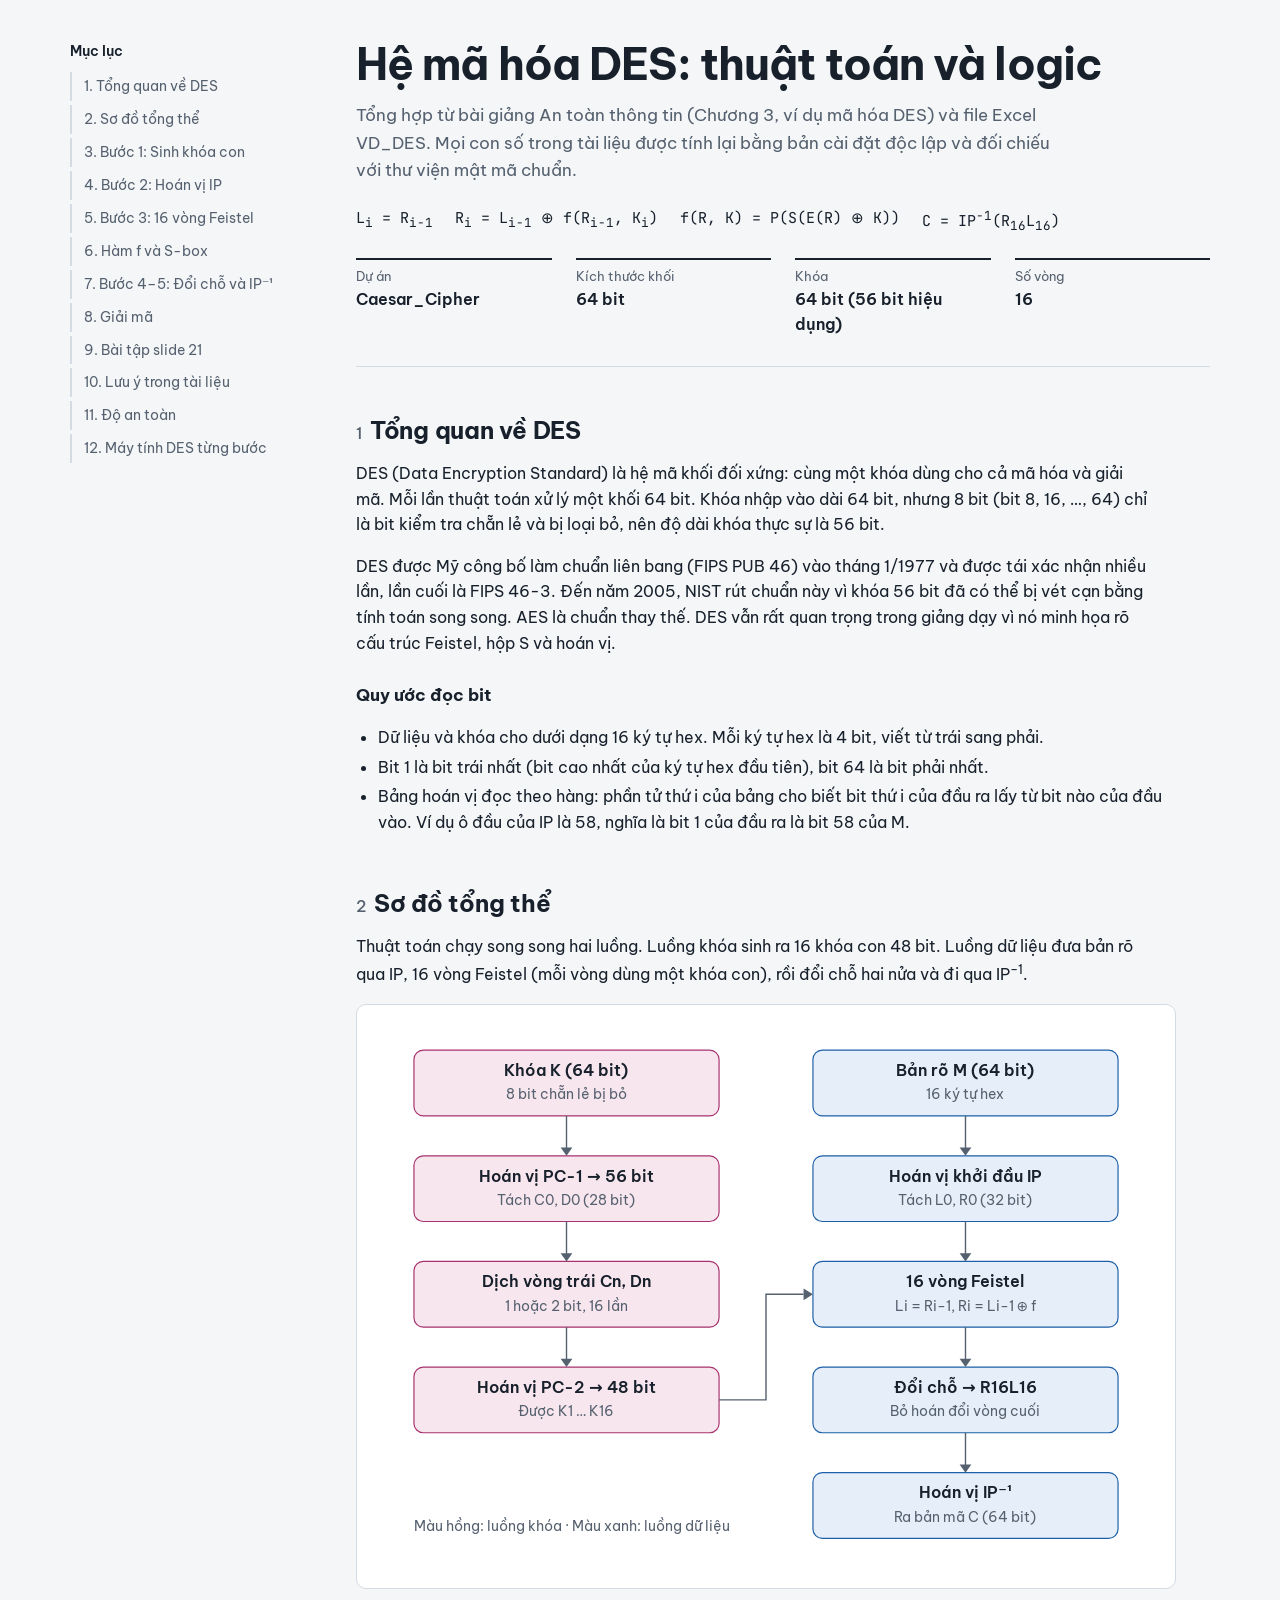
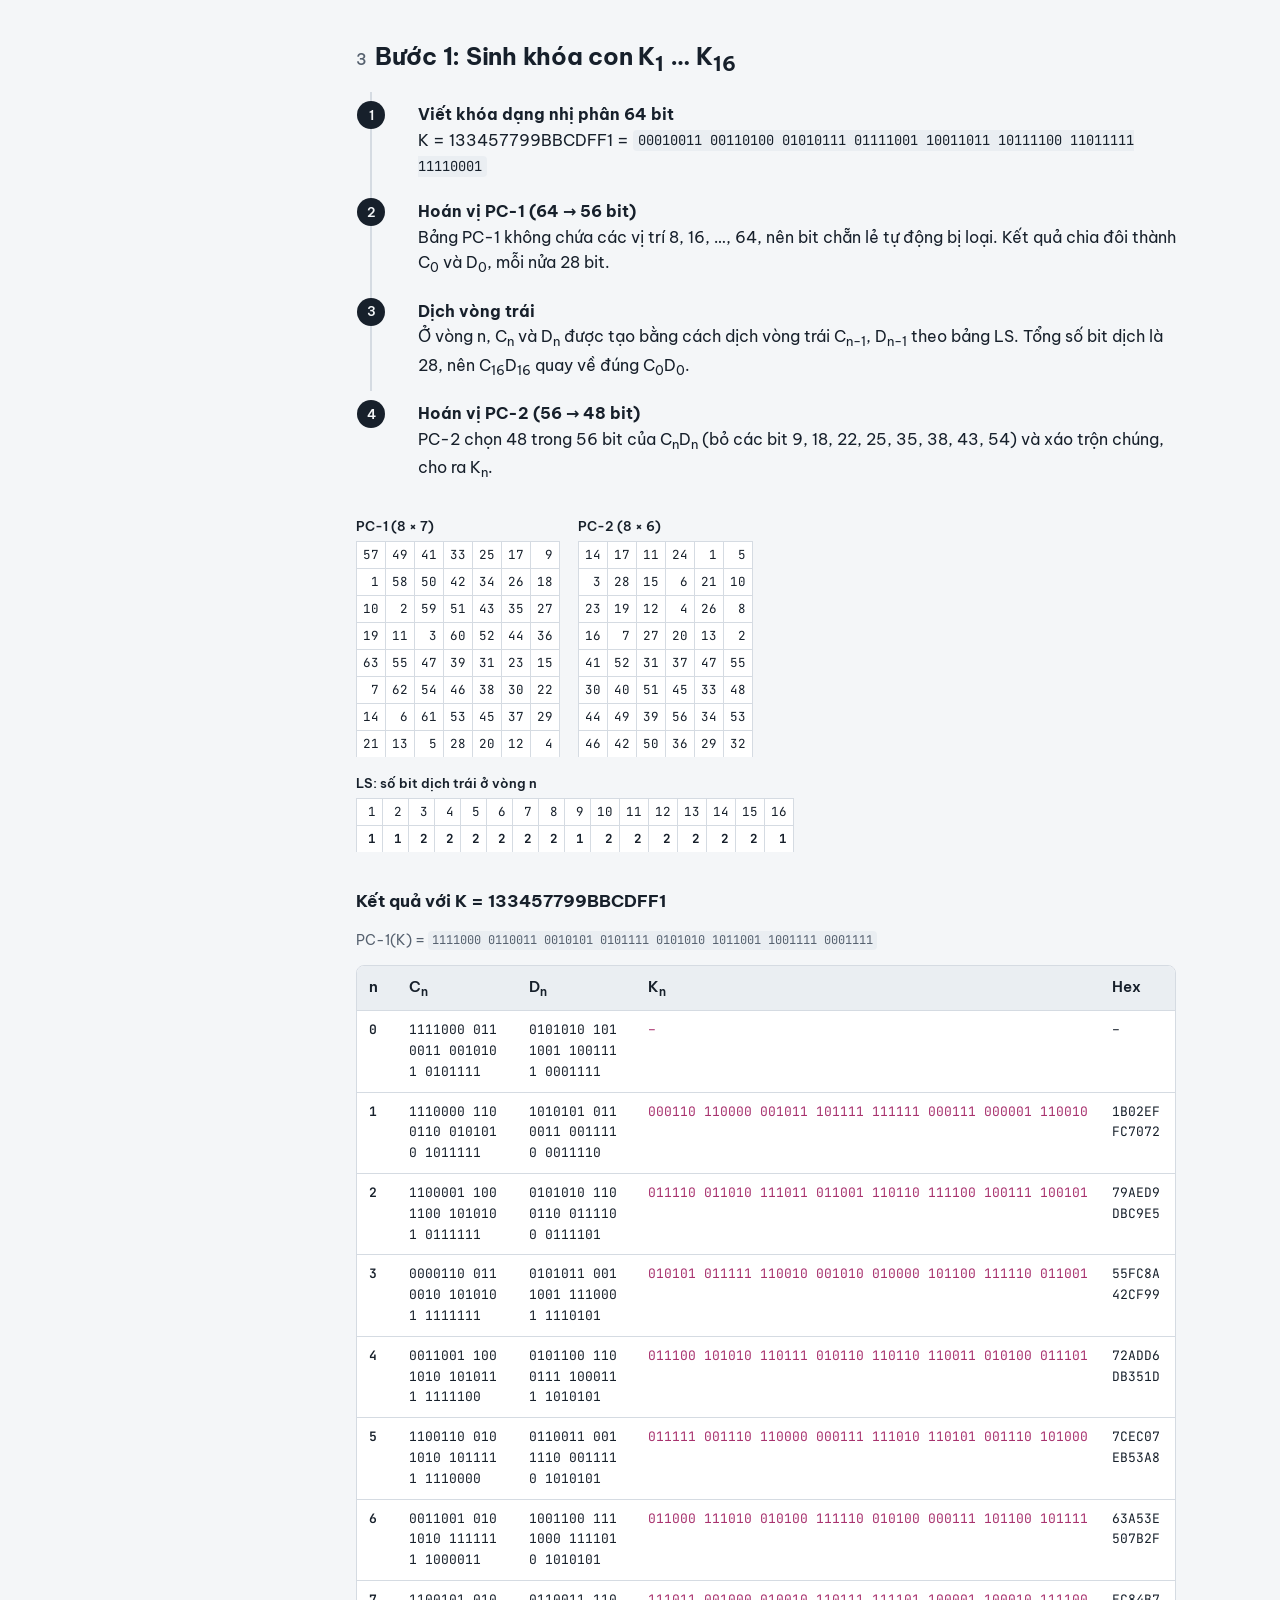
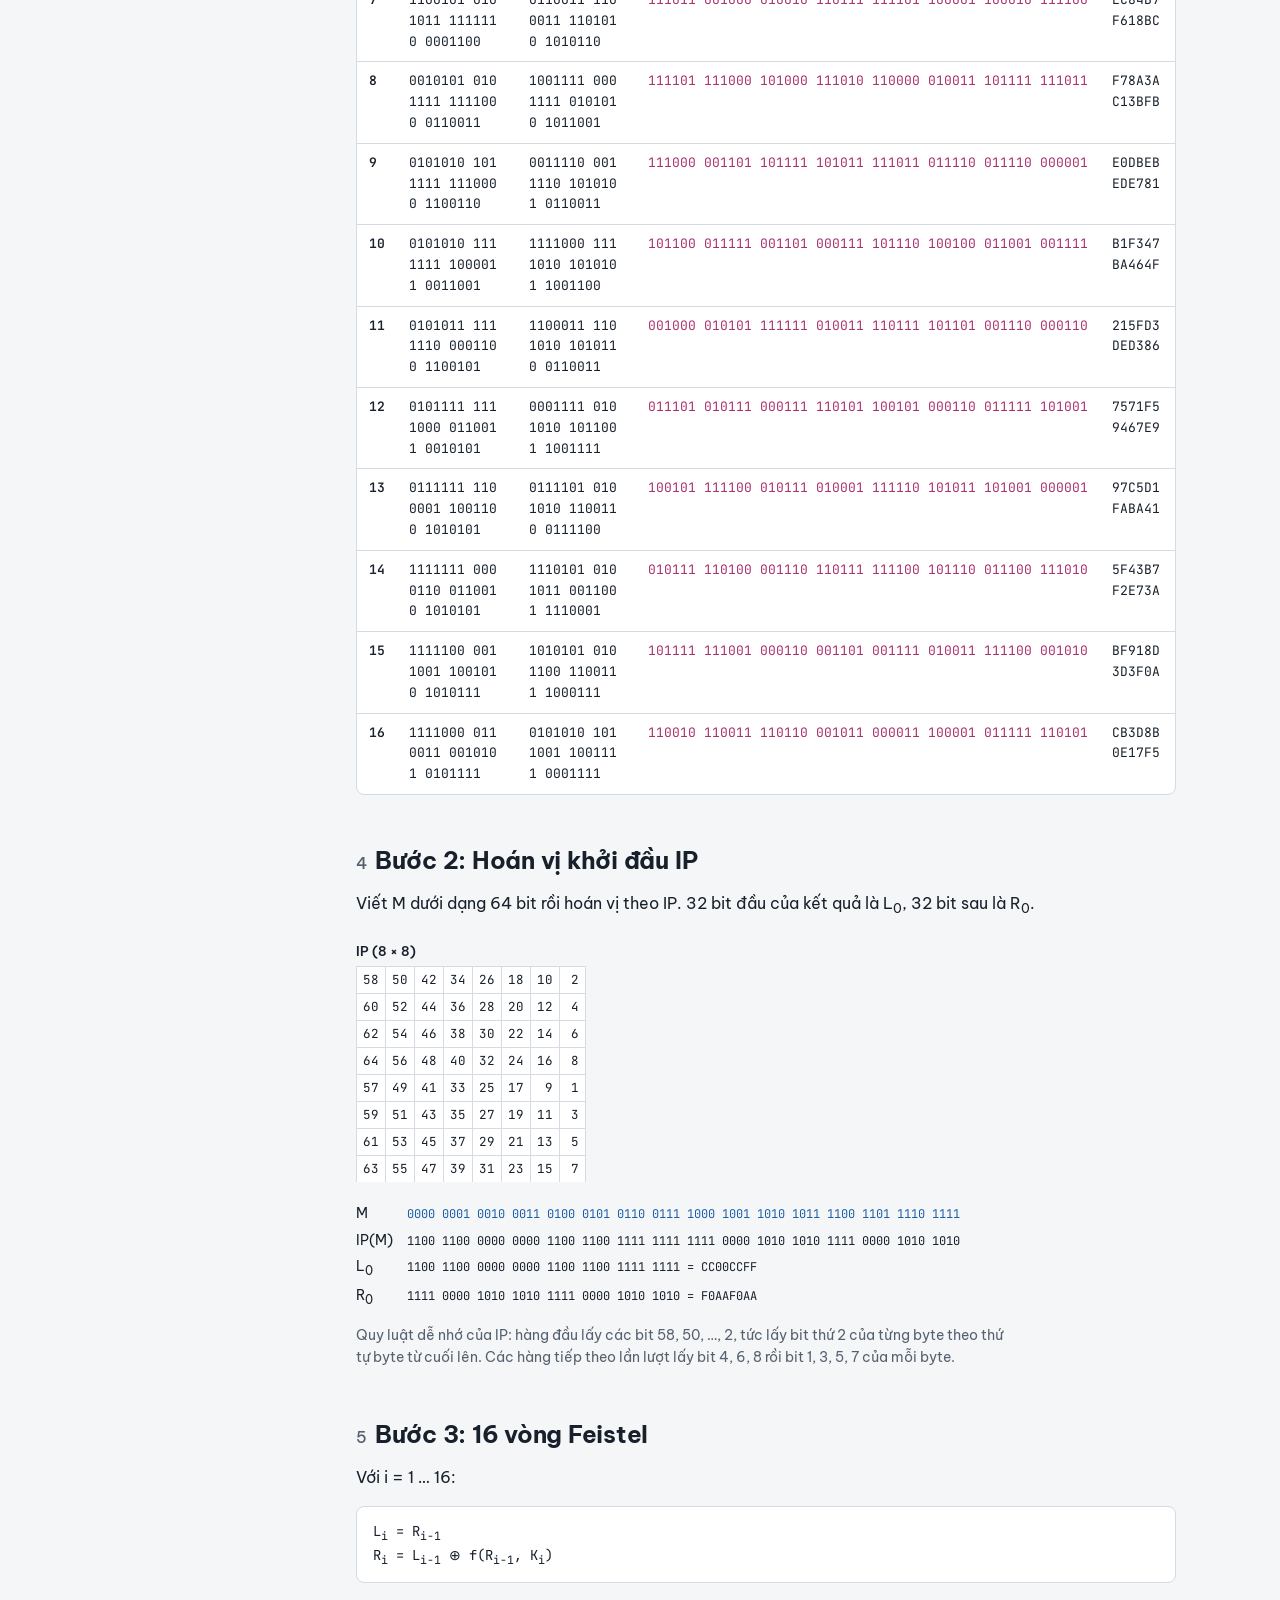
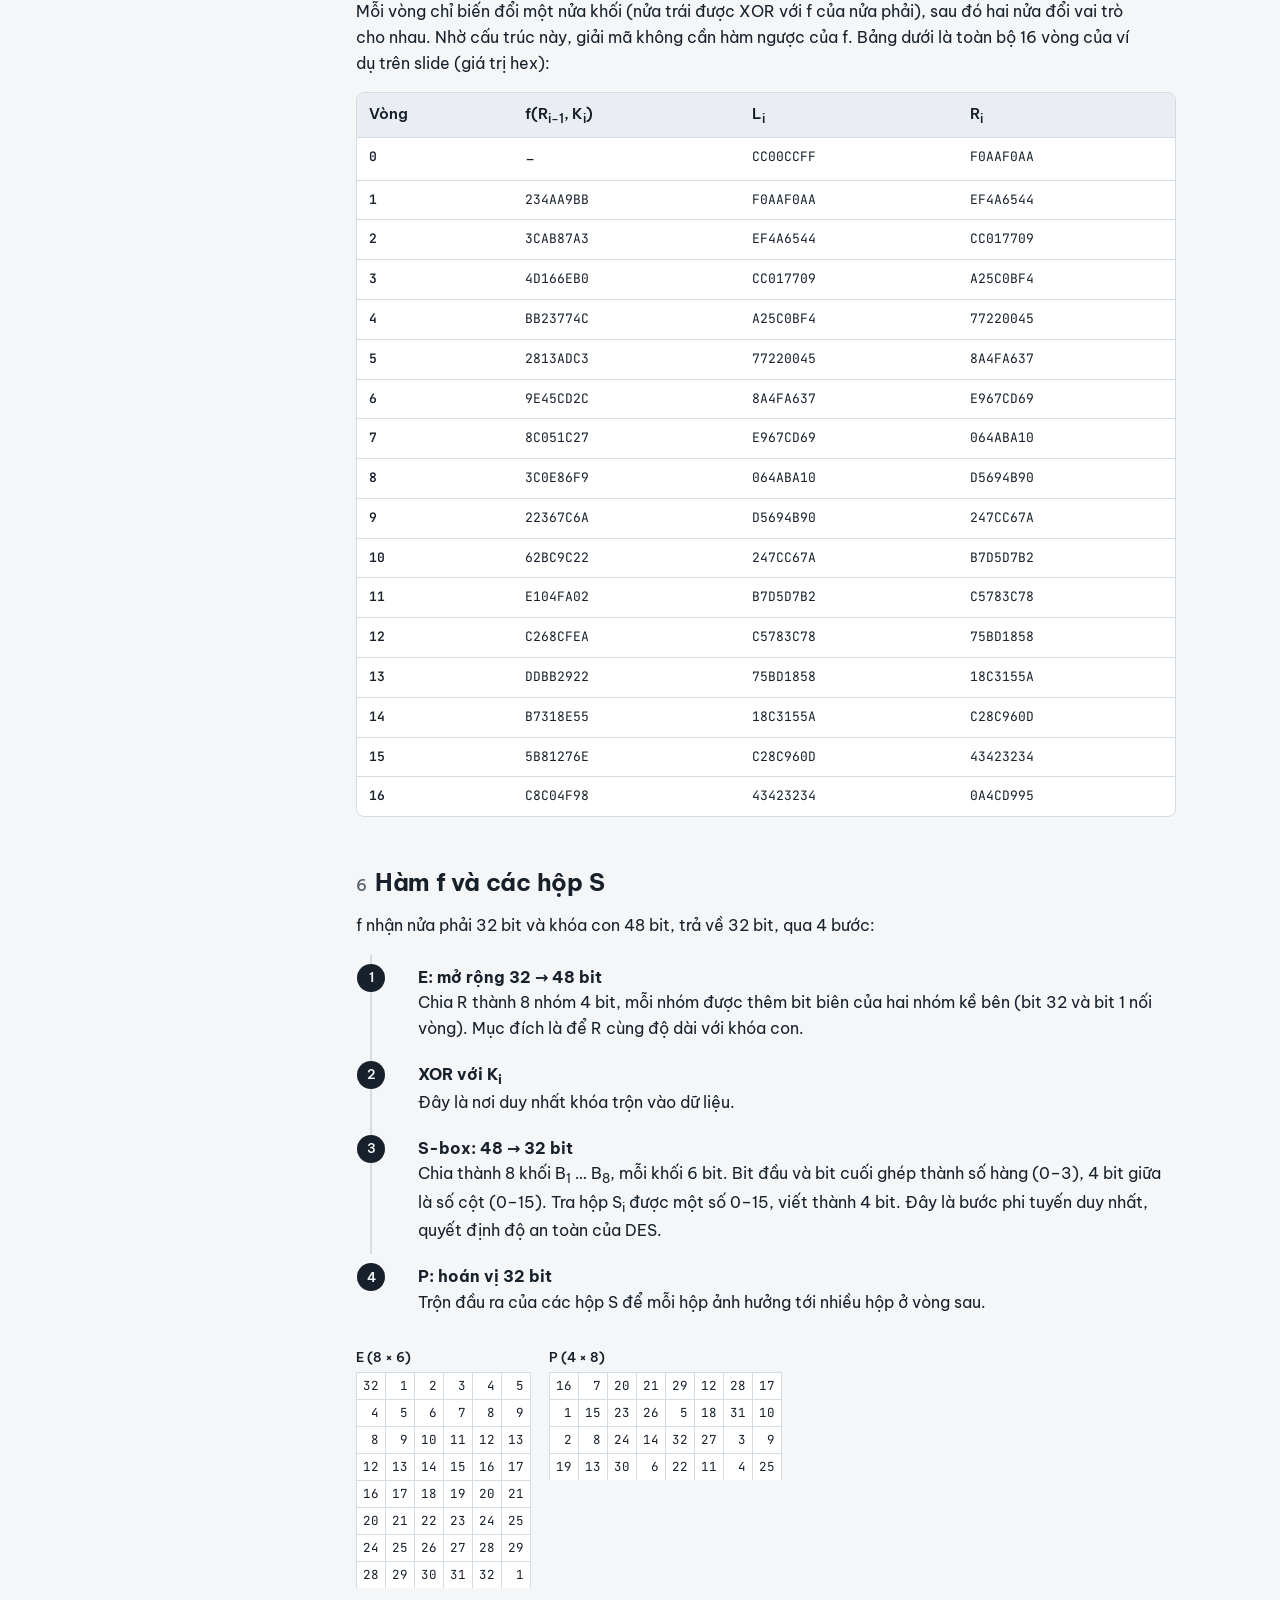
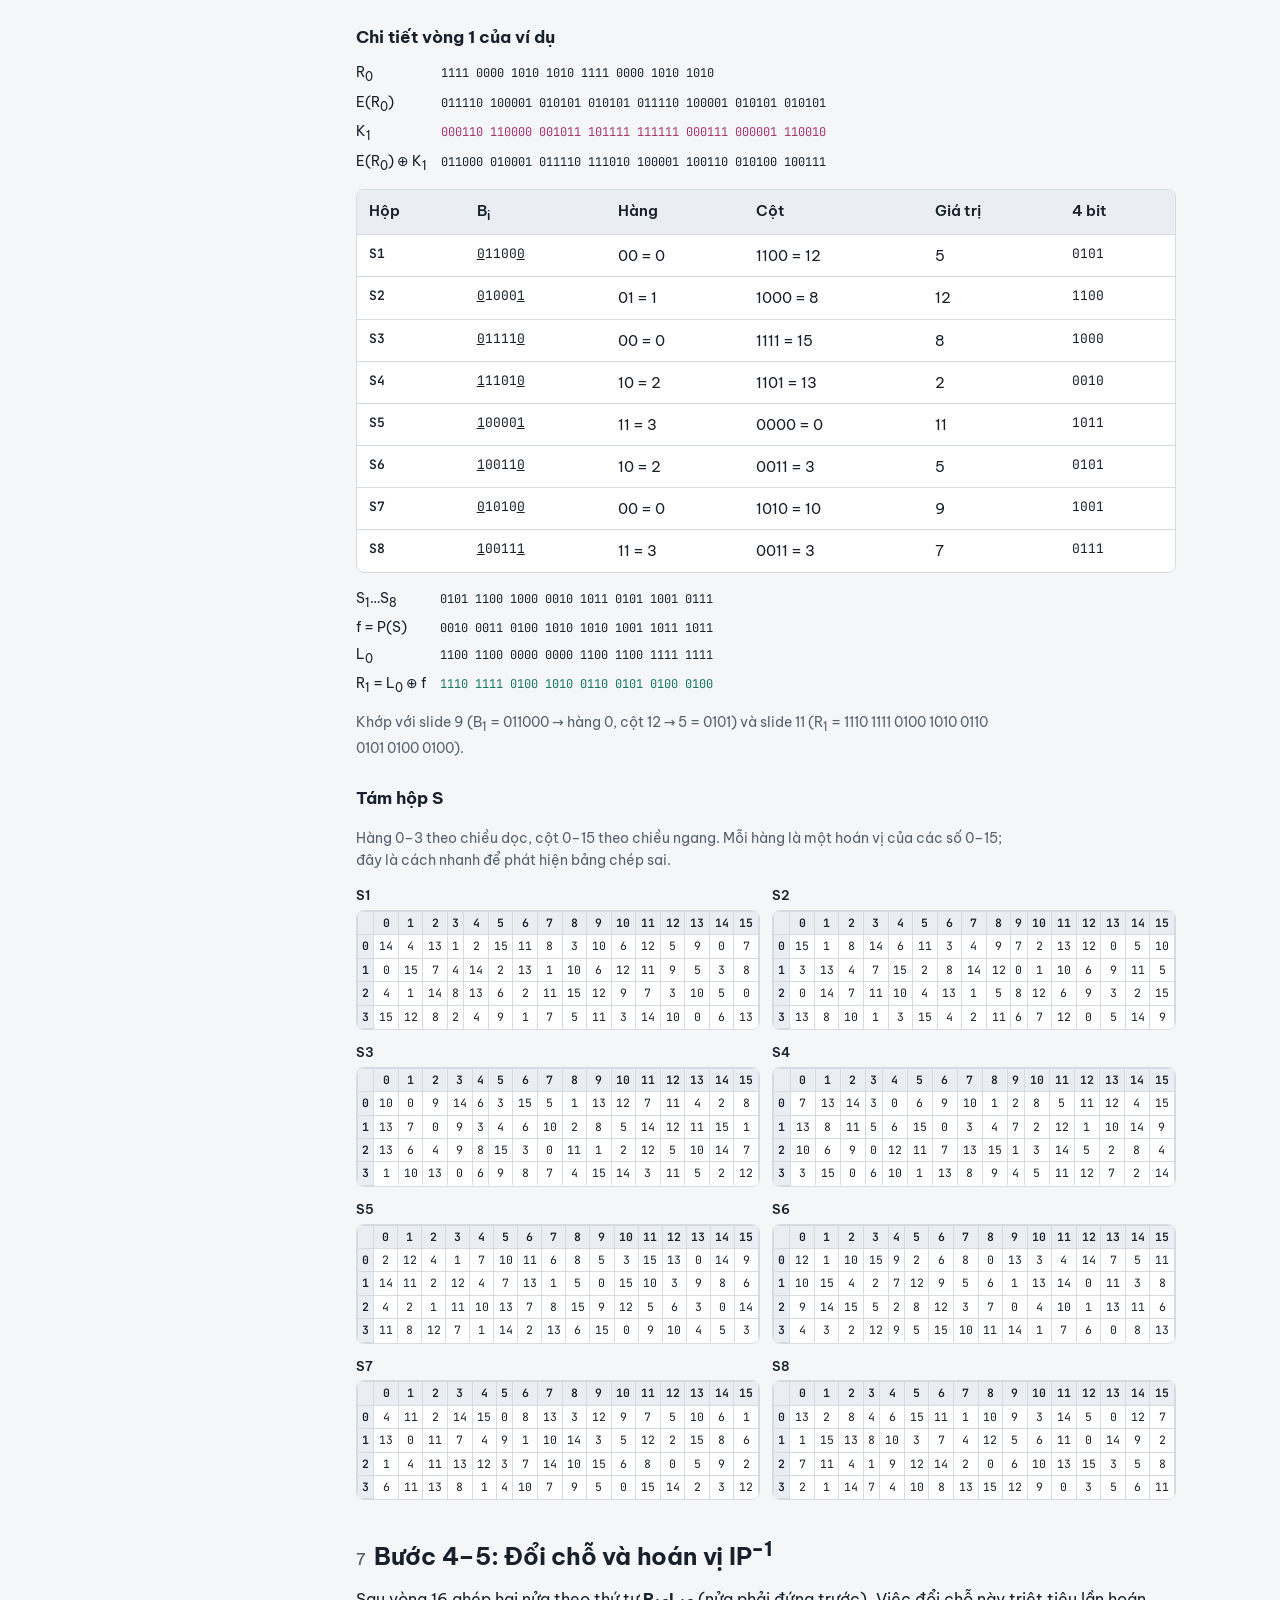
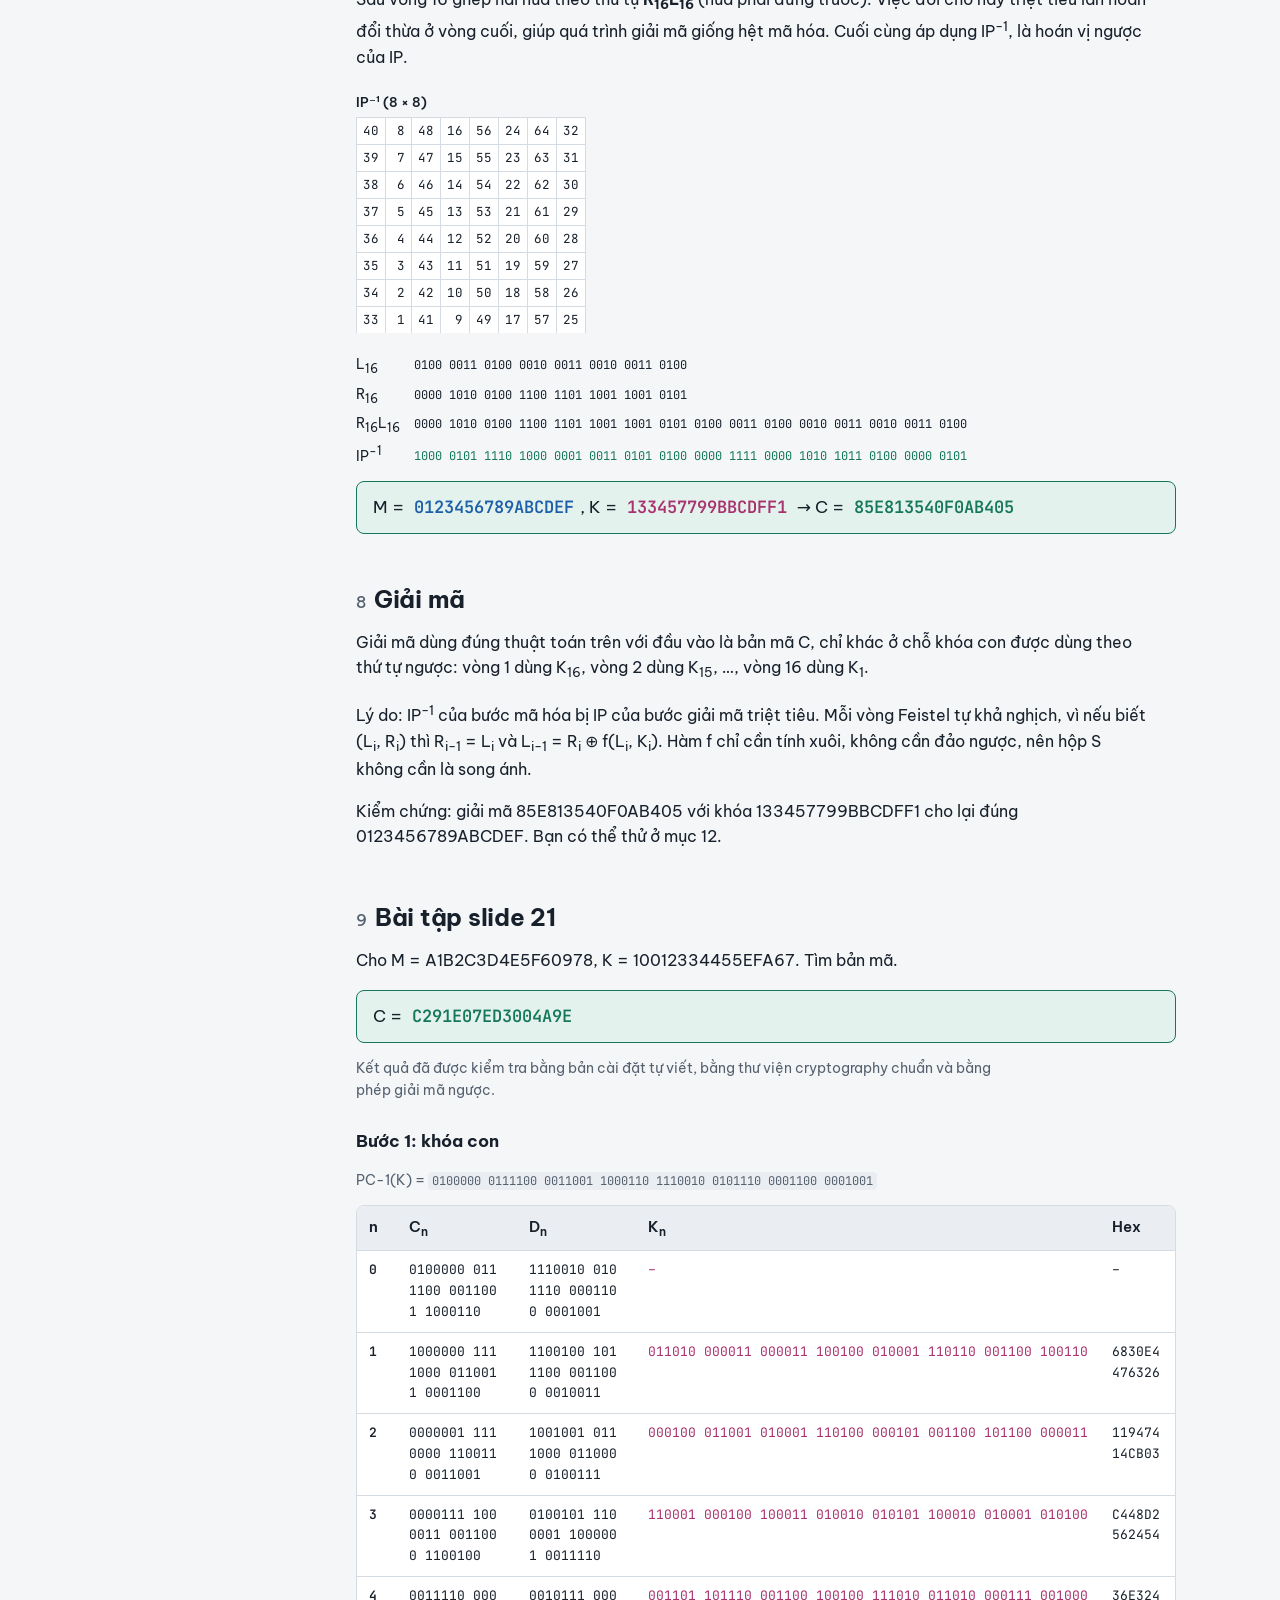
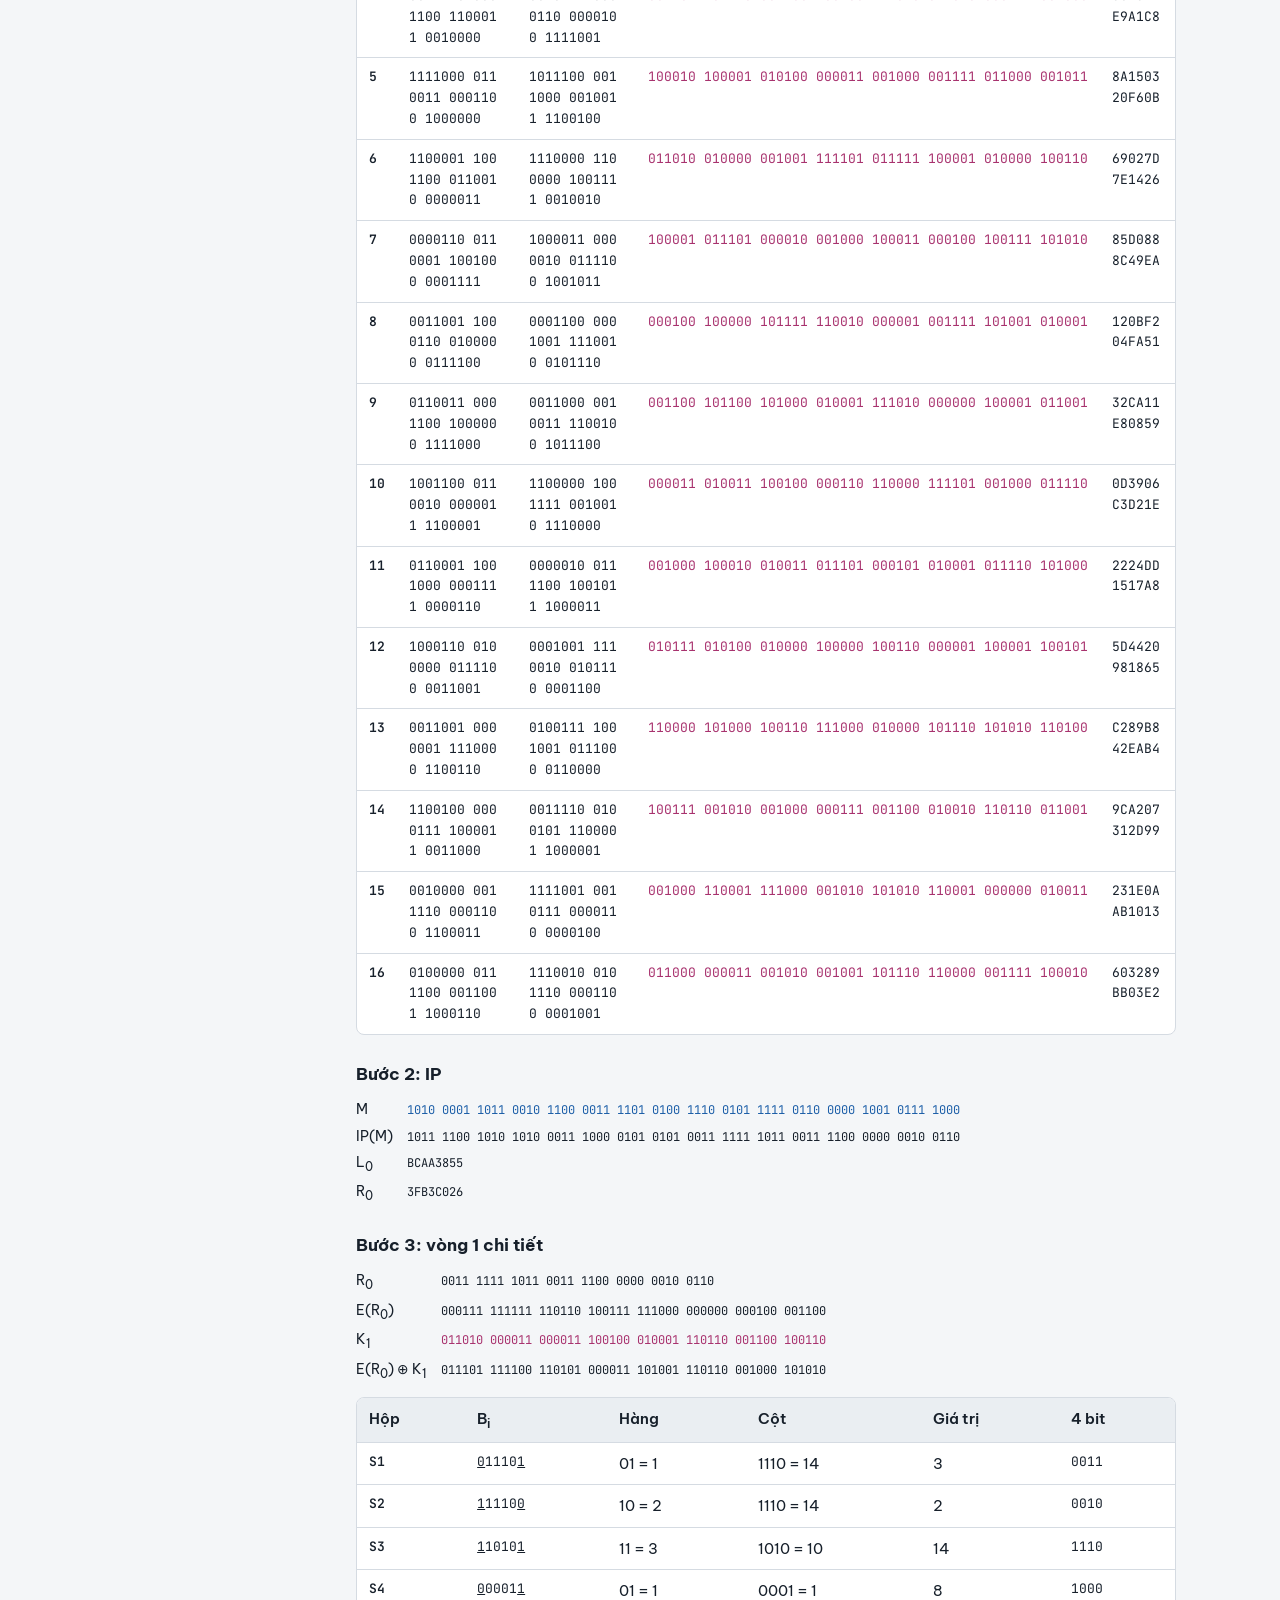
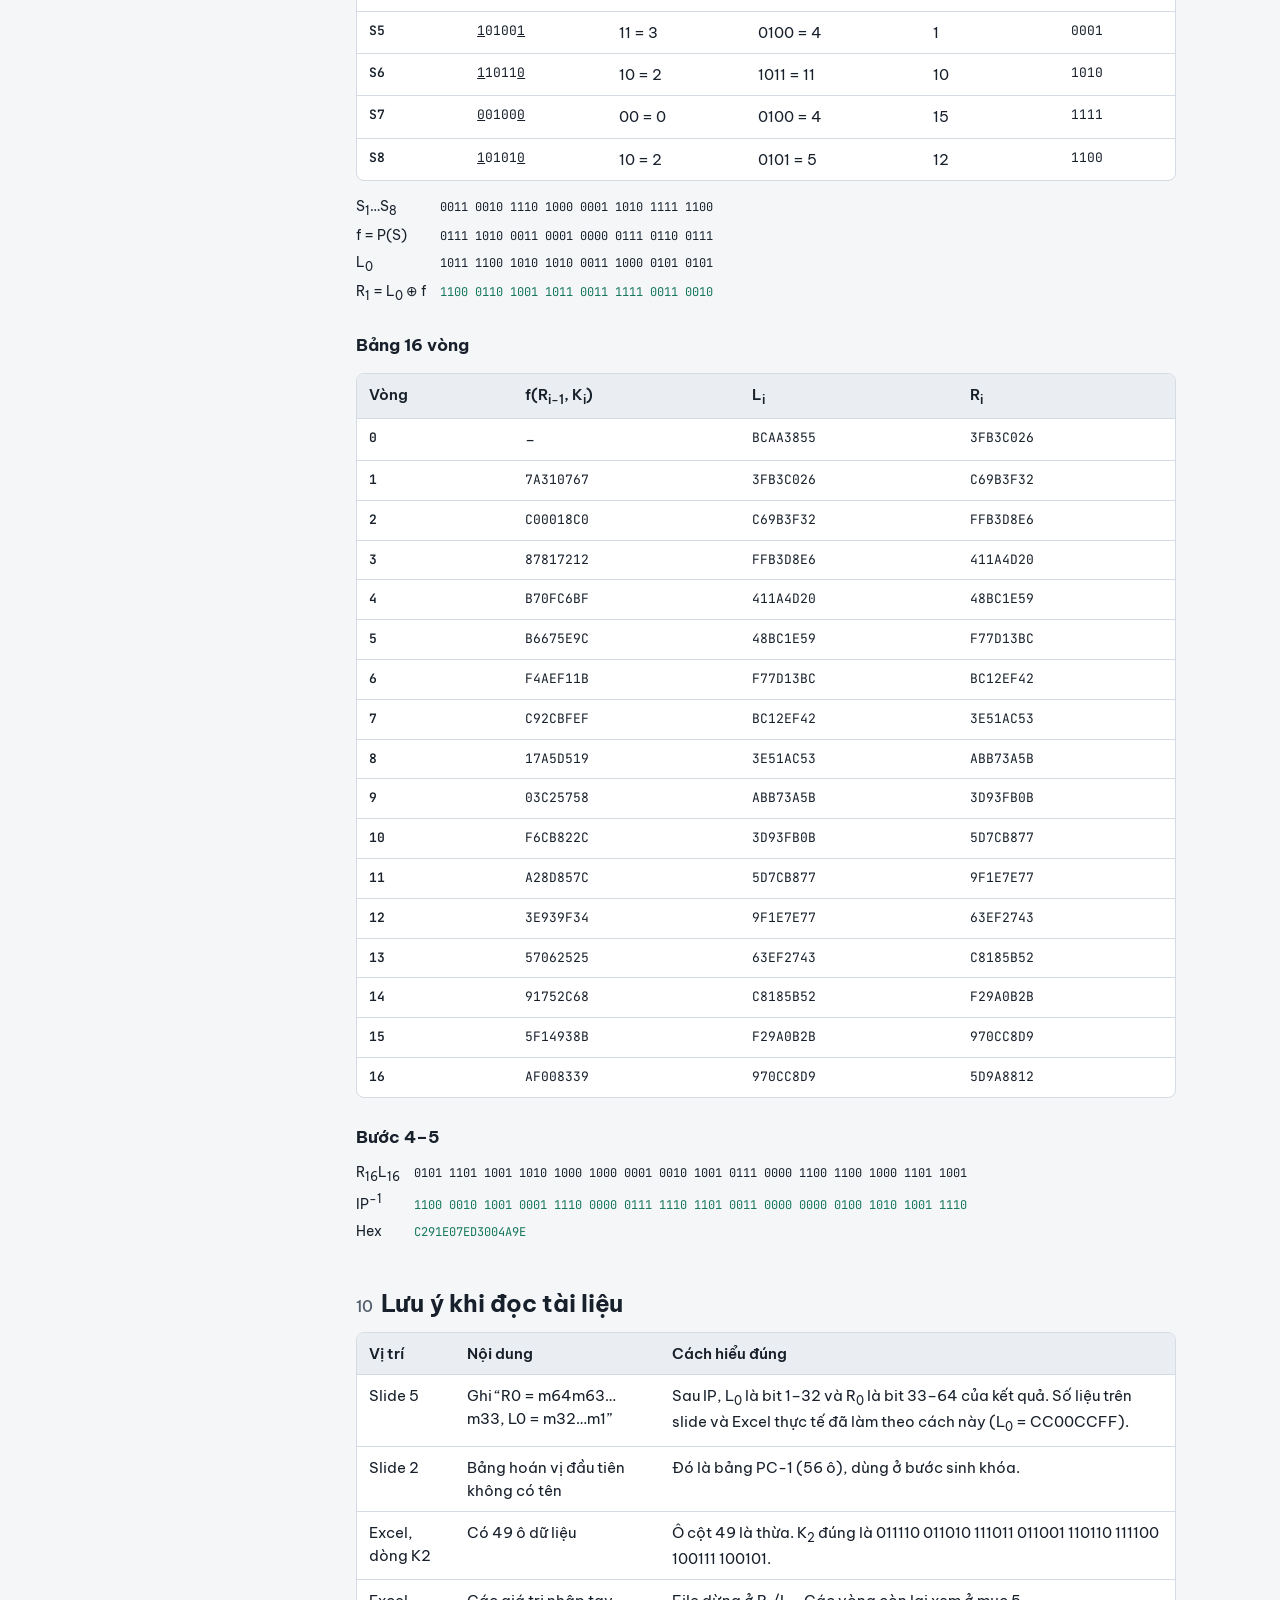
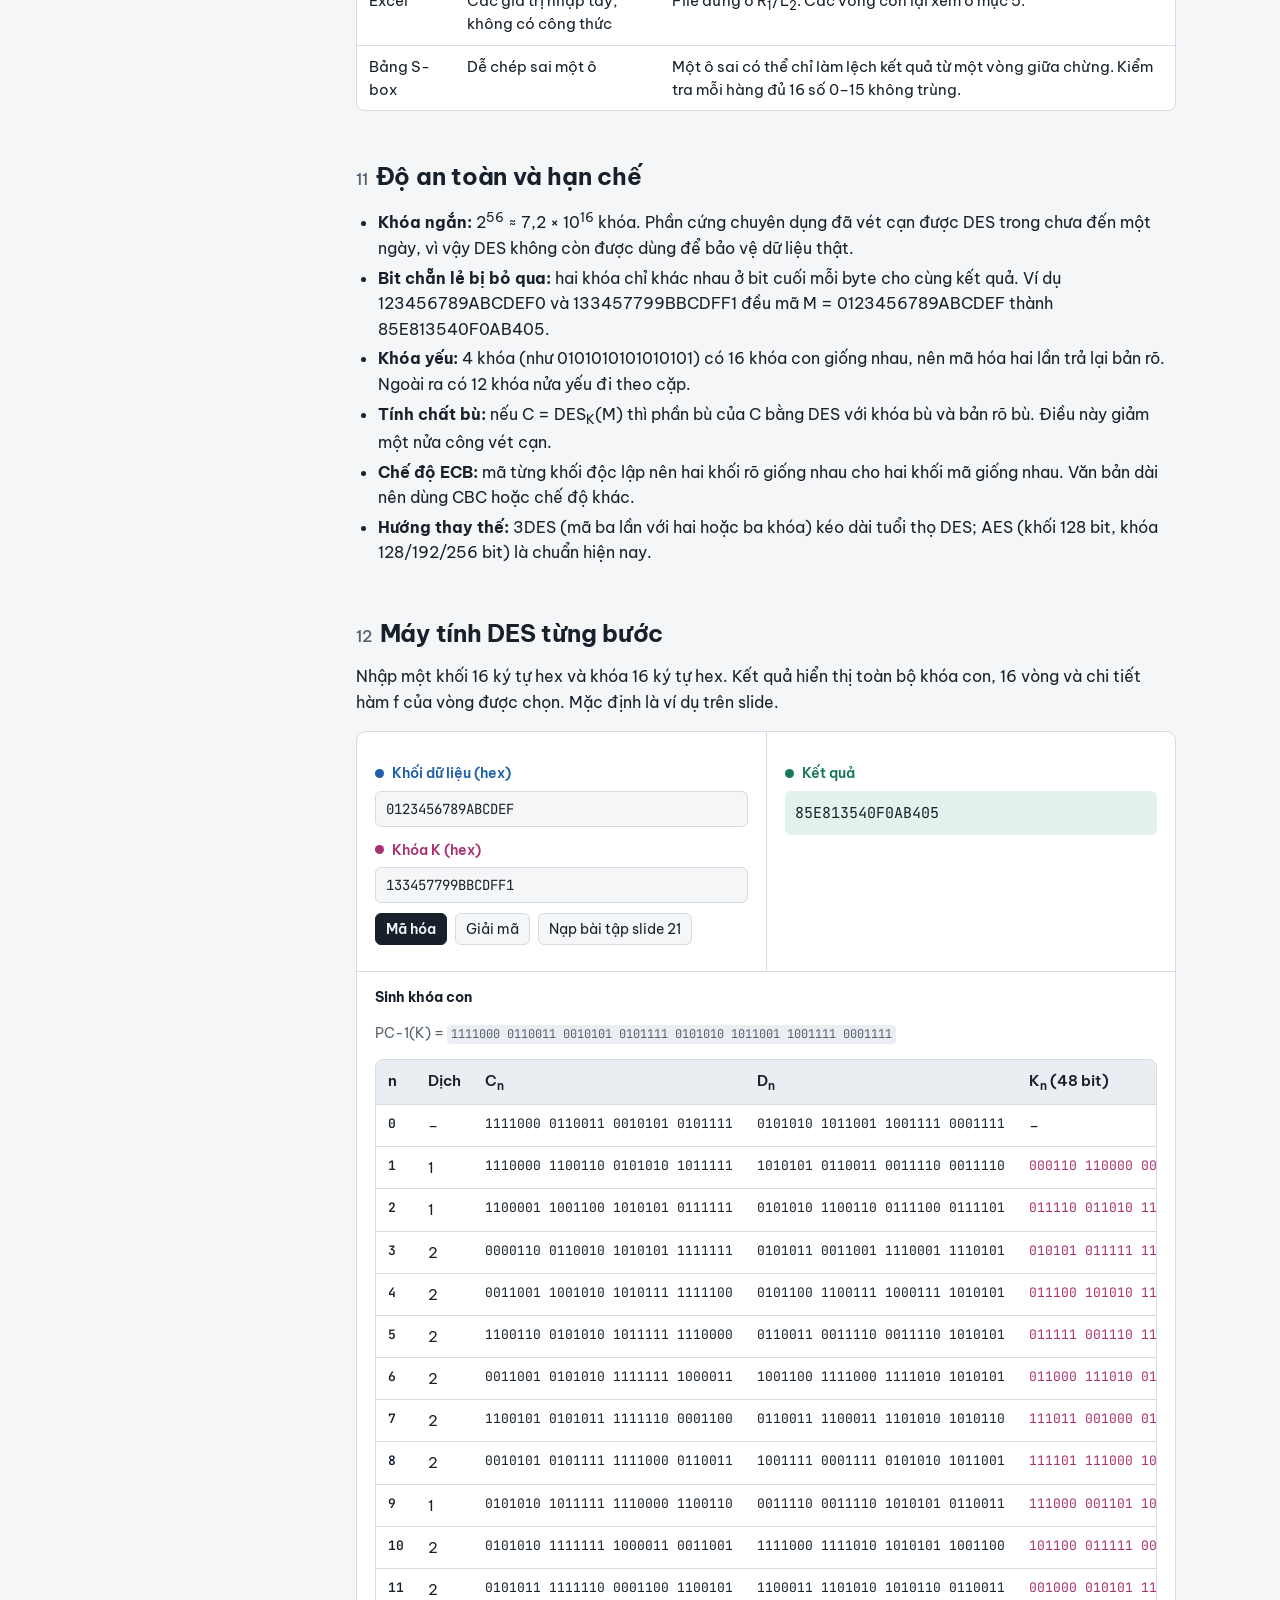
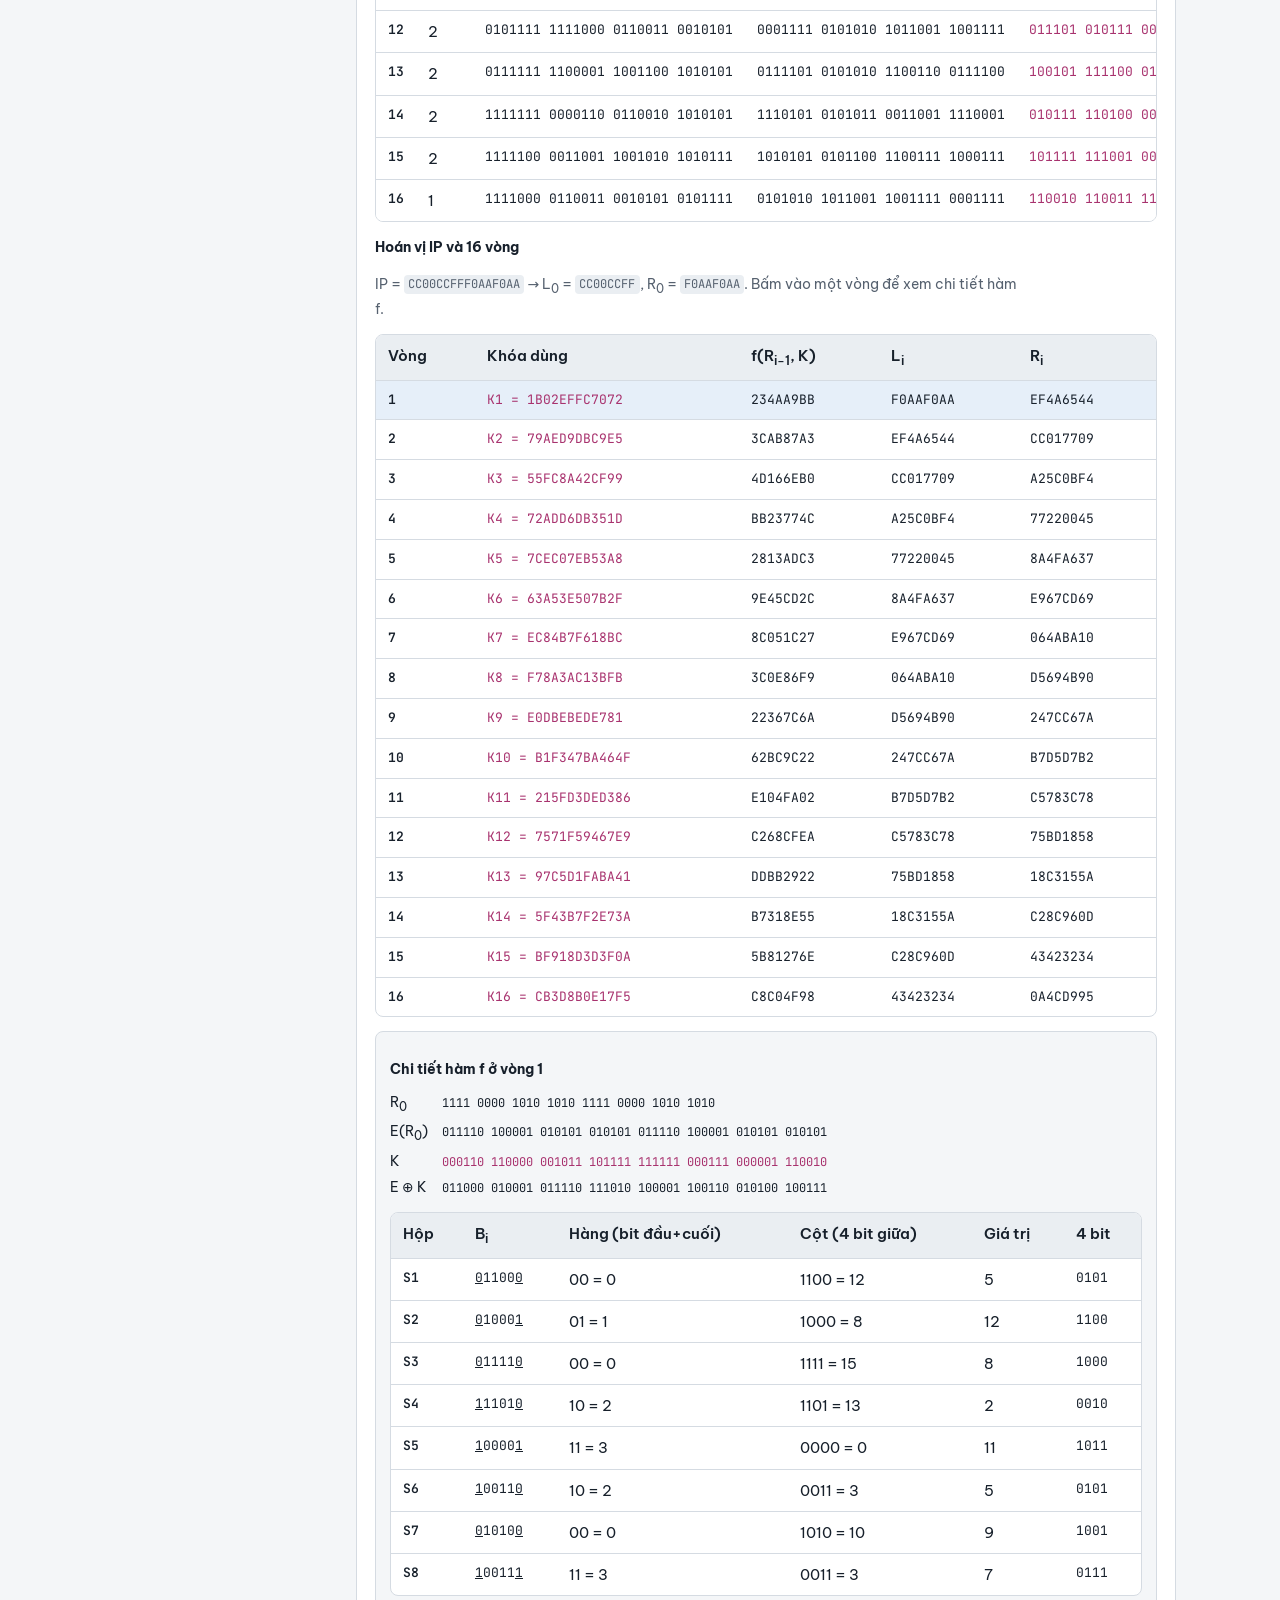
<file: Hệ mã hóa DES_ thuật toán và logic.html>
<!DOCTYPE html>
<html lang="vi">
<head>
<meta charset="utf-8">
<meta name="viewport" content="width=device-width, initial-scale=1, viewport-fit=cover">
<title>Hệ mã hóa DES: thuật toán và logic</title>
<link rel="preconnect" href="https://fonts.googleapis.com">
<link rel="preconnect" href="https://fonts.gstatic.com" crossorigin>
<link href="https://fonts.googleapis.com/css2?family=Be+Vietnam+Pro:wght@400;500;600;700&family=JetBrains+Mono:wght@400;600&display=swap" rel="stylesheet">
<style>
:root{
  --bg:#F4F6F8; --surface:#FFFFFF; --ink:#17202B; --muted:#56616F; --rule:#D5DBE2; --soft:#EAEEF2;
  --plain:#1D5FA8; --key:#A8326E; --cipher:#16775A; --err:#B42318; --warn:#9A5B06;
  --plain-bg:#E6EFF9; --key-bg:#F7E6EE; --cipher-bg:#E3F2EC; --err-bg:#FBE9E7; --warn-bg:#FBF1DF;
  --sans:"Be Vietnam Pro",system-ui,-apple-system,"Segoe UI",Roboto,Arial,sans-serif;
  --mono:"JetBrains Mono",ui-monospace,SFMono-Regular,Menlo,Consolas,monospace;
  box-sizing:border-box;
  padding-top:env(safe-area-inset-top,0px);
  padding-bottom:env(safe-area-inset-bottom,0px);
}
@media (prefers-color-scheme:dark){
  :root:not([data-theme="light"]){
    --bg:#10161D; --surface:#18212B; --ink:#E6EBF0; --muted:#9AA6B3; --rule:#2C3845; --soft:#1F2A35;
    --plain:#7DB3EE; --key:#EE8DBC; --cipher:#6FD1A8; --err:#FF8A7A; --warn:#F2B558;
    --plain-bg:#15293E; --key-bg:#351A28; --cipher-bg:#123126; --err-bg:#3A1A17; --warn-bg:#35270F;
  }
}
:root[data-theme="dark"]{
  --bg:#10161D; --surface:#18212B; --ink:#E6EBF0; --muted:#9AA6B3; --rule:#2C3845; --soft:#1F2A35;
  --plain:#7DB3EE; --key:#EE8DBC; --cipher:#6FD1A8; --err:#FF8A7A; --warn:#F2B558;
  --plain-bg:#15293E; --key-bg:#351A28; --cipher-bg:#123126; --err-bg:#3A1A17; --warn-bg:#35270F;
}
*,*::before,*::after{box-sizing:inherit}
html{scroll-padding-top:calc(env(safe-area-inset-top,0px) + 16px);scroll-behavior:smooth}
@media (prefers-reduced-motion:reduce){html{scroll-behavior:auto}}
body{margin:0;background:var(--bg);color:var(--ink);font-family:var(--sans);font-size:16px;line-height:1.6;-webkit-font-smoothing:antialiased}
a{color:var(--plain)}
:focus-visible{outline:2px solid var(--plain);outline-offset:2px}
code,pre,.mono{font-family:var(--mono);font-size:.86em}
code{background:var(--soft);padding:.1em .35em;border-radius:4px}

.layout{display:grid;grid-template-columns:1fr;max-width:1180px;margin:0 auto;padding:0 20px}
@media (min-width:980px){.layout{grid-template-columns:230px minmax(0,1fr);gap:56px}}

nav.toc{display:none}
@media (min-width:980px){
  nav.toc{display:block;position:sticky;top:env(safe-area-inset-top,0px);align-self:start;padding:40px 0;max-height:100vh;overflow:auto}
}
nav.toc p{margin:0 0 10px;font-weight:600;font-size:14px}
nav.toc ol{list-style:none;margin:0;padding:0;counter-reset:t}
nav.toc li{counter-increment:t}
nav.toc a{display:block;padding:5px 0 5px 12px;border-left:2px solid var(--rule);color:var(--muted);text-decoration:none;font-size:14px;line-height:1.35}
nav.toc a::before{content:counter(t)". ";font-variant-numeric:tabular-nums}
nav.toc a:hover{color:var(--ink);border-left-color:var(--ink)}

main{min-width:0;padding:40px 0 80px}
header.doc{border-bottom:1px solid var(--rule);padding-bottom:28px;margin-bottom:12px}
header.doc h1{font-size:clamp(30px,5vw,44px);line-height:1.1;letter-spacing:-.02em;margin:0 0 14px;font-weight:700}
header.doc .lede{max-width:64ch;color:var(--muted);margin:0 0 22px;font-size:17px}
.formula-strip{display:flex;flex-wrap:wrap;gap:10px 22px;font-family:var(--mono);font-size:15px;margin-bottom:22px}
.formula-strip span b{font-weight:600}
.meta{display:grid;grid-template-columns:repeat(auto-fit,minmax(150px,1fr));gap:12px 24px;margin:0}
.meta div{border-top:2px solid var(--ink);padding-top:6px}
.meta dt{font-size:13px;color:var(--muted)}
.meta dd{margin:0;font-weight:600}

.p{color:var(--plain)} .k{color:var(--key)} .c{color:var(--cipher)}

section{padding-top:36px;max-width:820px}
section h2{font-size:24px;letter-spacing:-.01em;margin:0 0 6px;line-height:1.25}
section h2 small{color:var(--muted);font-weight:500;font-size:16px;margin-right:8px;font-variant-numeric:tabular-nums}
section h3{font-size:17px;margin:26px 0 6px}
section p,section li{max-width:72ch}
ul,ol{padding-left:22px}
li{margin:4px 0}

.tbl{overflow-x:auto;margin:14px 0;border:1px solid var(--rule);border-radius:8px;background:var(--surface)}
table{border-collapse:collapse;width:100%;font-size:14.5px}
th,td{text-align:left;vertical-align:top;padding:9px 12px;border-bottom:1px solid var(--rule)}
th{font-weight:600;background:var(--soft);white-space:nowrap}
tr:last-child td{border-bottom:0}
td.id{font-family:var(--mono);font-size:13px;white-space:nowrap;font-weight:600}
.pri{display:inline-block;font-size:12px;font-weight:600;padding:1px 8px;border-radius:999px;white-space:nowrap}
.pri.must{background:var(--err-bg);color:var(--err)}
.pri.should{background:var(--warn-bg);color:var(--warn)}
.pri.nice{background:var(--soft);color:var(--muted)}

pre{background:var(--surface);border:1px solid var(--rule);border-radius:8px;padding:14px 16px;overflow-x:auto;line-height:1.55;margin:12px 0}
pre .cm{color:var(--muted)}

.flow{list-style:none;padding:0;margin:16px 0;counter-reset:f}
.flow li{counter-increment:f;position:relative;padding:10px 0 10px 46px;border-left:2px solid var(--rule);margin:0 0 0 14px;max-width:none}
.flow li::before{content:counter(f);position:absolute;left:-15px;top:9px;width:28px;height:28px;border-radius:50%;background:var(--ink);color:var(--bg);font-size:13px;font-weight:600;display:grid;place-items:center}
.flow li:last-child{border-left-color:transparent}
.flow b{display:block}

.note{border-left:3px solid var(--warn);background:var(--warn-bg);padding:10px 14px;border-radius:0 6px 6px 0;margin:14px 0}

/* Lab */
.lab{background:var(--surface);border:1px solid var(--rule);border-radius:10px;margin:16px 0;overflow:hidden}
.lab-grid{display:grid;grid-template-columns:1fr}
@media (min-width:720px){.lab-grid{grid-template-columns:1fr 1fr}}
.pane{padding:16px 18px;min-width:0}
.pane + .pane{border-top:1px solid var(--rule)}
@media (min-width:720px){.pane + .pane{border-top:0;border-left:1px solid var(--rule)}}
.pane h4{margin:0 0 8px;font-size:14px;font-weight:600}
.pane h4.p,.pane h4.k,.pane h4.c{display:flex;align-items:center;gap:8px}
.dot{width:9px;height:9px;border-radius:50%;background:currentColor;display:inline-block}
textarea{width:100%;min-height:92px;resize:vertical;font-family:var(--mono);font-size:14px;padding:10px;border:1px solid var(--rule);border-radius:6px;background:var(--bg);color:var(--ink)}
.row{display:flex;flex-wrap:wrap;gap:8px;align-items:center;margin:10px 0}
select,button{font-family:var(--sans);font-size:14px;border:1px solid var(--rule);border-radius:6px;padding:6px 10px;background:var(--bg);color:var(--ink);cursor:pointer}
button.primary{background:var(--ink);color:var(--bg);border-color:var(--ink);font-weight:600}
.matrix{display:inline-grid;gap:6px;padding:8px 10px;border-left:2px solid var(--key);border-right:2px solid var(--key);border-radius:6px}
.matrix input{width:48px;padding:6px 4px;text-align:center;font-family:var(--mono);font-size:15px;border:1px solid var(--rule);border-radius:5px;background:var(--key-bg);color:var(--ink)}
.status{font-size:14px;padding:8px 12px;border-radius:6px;margin-top:10px}
.status.ok{background:var(--cipher-bg);color:var(--cipher)}
.status.bad{background:var(--err-bg);color:var(--err)}
.out{font-family:var(--mono);font-size:15px;background:var(--cipher-bg);color:var(--ink);border-radius:6px;padding:10px;min-height:44px;word-break:break-all;white-space:pre-wrap}
.steps{font-family:var(--mono);font-size:12.5px;color:var(--muted);margin-top:10px;max-height:160px;overflow:auto;white-space:pre}
.warnline{font-size:13px;color:var(--warn);margin-top:6px}
.mini{display:flex;flex-wrap:wrap;gap:18px;margin-top:10px;font-family:var(--mono);font-size:13px}
.mini .lbl{font-family:var(--sans);color:var(--muted);font-size:12px;display:block}
.m-inline{display:inline-grid;gap:2px 10px;border-left:1.5px solid var(--muted);border-right:1.5px solid var(--muted);padding:2px 6px;border-radius:4px}

.ac li{list-style:none;position:relative;padding-left:4px}
.ac{padding-left:22px}
.ac li::before{content:"";position:absolute;left:-20px;top:.45em;width:12px;height:12px;border:1.5px solid var(--muted);border-radius:3px}
footer{margin-top:48px;color:var(--muted);font-size:13px;border-top:1px solid var(--rule);padding-top:14px}

.small{font-size:14px;color:var(--muted)}
.mono{font-family:var(--mono);font-size:13px}
.ptab{display:inline-block;margin:6px 18px 10px 0;vertical-align:top}
.ptab .cap{font-size:13px;font-weight:600;margin-bottom:4px}
.ptab table{border-collapse:collapse;font-family:var(--mono);font-size:12.5px;width:auto;background:var(--surface)}
.ptab td{border:1px solid var(--rule);padding:3px 6px;text-align:right;min-width:26px}
.sgrid{display:grid;grid-template-columns:1fr;gap:12px}
@media (min-width:760px){.sgrid{grid-template-columns:1fr 1fr}}
.sbox table{border-collapse:collapse;font-family:var(--mono);font-size:11.5px;width:100%;background:var(--surface)}
.sbox th,.sbox td{border:1px solid var(--rule);padding:2px 3px;text-align:center;white-space:nowrap}
.sbox th{background:var(--soft);font-weight:600}
.sbox .cap{font-size:13px;font-weight:600;margin:0 0 4px}
.k{color:var(--key)} .c{color:var(--cipher)} .p{color:var(--plain)}
.kv{display:grid;grid-template-columns:max-content minmax(0,1fr);gap:4px 14px;align-items:baseline;margin:10px 0;font-size:14px}
.kv code{background:none;padding:0;word-break:break-all}
.fbox{border:1px solid var(--rule);border-radius:8px;padding:12px 14px;margin:12px 0;background:var(--bg)}
.fbox h4,.lab h4{margin:14px 0 6px;font-size:14px}
table.rounds tr[data-i]{cursor:pointer}
table.rounds tr[data-i]:hover td{background:var(--soft)}
table.rounds tr.sel td{background:var(--plain-bg)}
.answer{border:1px solid var(--cipher);background:var(--cipher-bg);border-radius:8px;padding:12px 16px;margin:14px 0;font-size:17px}
.answer code{background:none;font-size:1em;font-weight:600;color:var(--cipher)}
.diagram{background:var(--surface);border:1px solid var(--rule);border-radius:10px;padding:10px;margin:16px 0}
.diagram svg{display:block;width:100%;height:auto}
.diagram .kbox{fill:var(--key-bg);stroke:var(--key)}
.diagram .dbox{fill:var(--plain-bg);stroke:var(--plain)}
.diagram .t1{fill:var(--ink);font:600 14px var(--sans)}
.diagram .t2{fill:var(--muted);font:400 12px var(--sans)}
.diagram .ln{stroke:var(--muted);fill:none;stroke-width:1.2}
.diagram .ah{fill:var(--muted)}
input.txt{font-family:var(--mono);font-size:14px;padding:8px 10px;border:1px solid var(--rule);border-radius:6px;background:var(--bg);color:var(--ink);width:100%}
label.f{display:block;font-size:13px;color:var(--muted);margin:10px 0 4px}
.lab .pane{padding:16px 18px}
.tracebox{padding:0 18px 16px;border-top:1px solid var(--rule)}
.tracebox:empty{display:none}
.tracebox td.mono{white-space:nowrap}
td.mono{word-break:break-all}
td.mono.k{white-space:nowrap;word-break:normal}

</style>
</head>
<body>
<div class="layout">
<nav class="toc" aria-label="Mục lục">
  <p>Mục lục</p>
  <ol>
    <li><a href="#tong-quan">Tổng quan về DES</a></li>
    <li><a href="#so-do">Sơ đồ tổng thể</a></li>
    <li><a href="#khoa">Bước 1: Sinh khóa con</a></li>
    <li><a href="#ip">Bước 2: Hoán vị IP</a></li>
    <li><a href="#feistel">Bước 3: 16 vòng Feistel</a></li>
    <li><a href="#ham-f">Hàm f và S-box</a></li>
    <li><a href="#ket-thuc">Bước 4–5: Đổi chỗ và IP⁻¹</a></li>
    <li><a href="#giai-ma">Giải mã</a></li>
    <li><a href="#bai-tap">Bài tập slide 21</a></li>
    <li><a href="#luu-y">Lưu ý trong tài liệu</a></li>
    <li><a href="#an-toan">Độ an toàn</a></li>
    <li><a href="#may-tinh">Máy tính DES từng bước</a></li>
  </ol>
</nav>
<main>
<header class="doc">
<h1>Hệ mã hóa DES: thuật toán và logic</h1>
<p class="lede">Tổng hợp từ bài giảng An toàn thông tin (Chương 3, ví dụ mã hóa DES) và file Excel VD_DES. Mọi con số trong tài liệu được tính lại bằng bản cài đặt độc lập và đối chiếu với thư viện mật mã chuẩn.</p>
<div class="formula-strip"><span>L<sub>i</sub> = R<sub>i−1</sub></span><span>R<sub>i</sub> = L<sub>i−1</sub> ⊕ f(R<sub>i−1</sub>, K<sub>i</sub>)</span><span>f(R, K) = P(S(E(R) ⊕ K))</span><span>C = IP<sup>−1</sup>(R<sub>16</sub>L<sub>16</sub>)</span></div>
<dl class="meta"><div><dt>Dự án</dt><dd>Caesar_Cipher</dd></div><div><dt>Kích thước khối</dt><dd>64 bit</dd></div><div><dt>Khóa</dt><dd>64 bit (56 bit hiệu dụng)</dd></div><div><dt>Số vòng</dt><dd>16</dd></div></dl>
</header>

<section id="tong-quan"><h2><small>1</small>Tổng quan về DES</h2>
<p>DES (Data Encryption Standard) là hệ mã khối đối xứng: cùng một khóa dùng cho cả mã hóa và giải mã. Mỗi lần thuật toán xử lý một khối 64 bit. Khóa nhập vào dài 64 bit, nhưng 8 bit (bit 8, 16, …, 64) chỉ là bit kiểm tra chẵn lẻ và bị loại bỏ, nên độ dài khóa thực sự là 56 bit.</p>
<p>DES được Mỹ công bố làm chuẩn liên bang (FIPS PUB 46) vào tháng 1/1977 và được tái xác nhận nhiều lần, lần cuối là FIPS 46-3. Đến năm 2005, NIST rút chuẩn này vì khóa 56 bit đã có thể bị vét cạn bằng tính toán song song. AES là chuẩn thay thế. DES vẫn rất quan trọng trong giảng dạy vì nó minh họa rõ cấu trúc Feistel, hộp S và hoán vị.</p>
<h3>Quy ước đọc bit</h3>
<ul><li>Dữ liệu và khóa cho dưới dạng 16 ký tự hex. Mỗi ký tự hex là 4 bit, viết từ trái sang phải.</li>
<li>Bit 1 là bit trái nhất (bit cao nhất của ký tự hex đầu tiên), bit 64 là bit phải nhất.</li>
<li>Bảng hoán vị đọc theo hàng: phần tử thứ i của bảng cho biết bit thứ i của đầu ra lấy từ bit nào của đầu vào. Ví dụ ô đầu của IP là 58, nghĩa là bit 1 của đầu ra là bit 58 của M.</li></ul>
</section>

<section id="so-do"><h2><small>2</small>Sơ đồ tổng thể</h2>
<p>Thuật toán chạy song song hai luồng. Luồng khóa sinh ra 16 khóa con 48 bit. Luồng dữ liệu đưa bản rõ qua IP, 16 vòng Feistel (mỗi vòng dùng một khóa con), rồi đổi chỗ hai nửa và đi qua IP<sup>−1</sup>.</p>
<div class="diagram"><svg viewBox="0 0 680 480" role="img" aria-label="Sơ đồ tổng quan DES: cột trái sinh khóa con, cột phải xử lý dữ liệu"><rect x="40" y="30" width="260" height="56" rx="8" class="kbox" stroke-width="1"/><text class="t1" x="170" y="52" text-anchor="middle">Khóa K (64 bit)</text><text class="t2" x="170" y="72" text-anchor="middle">8 bit chẵn lẻ bị bỏ</text><rect x="40" y="120" width="260" height="56" rx="8" class="kbox" stroke-width="1"/><text class="t1" x="170" y="142" text-anchor="middle">Hoán vị PC-1 → 56 bit</text><text class="t2" x="170" y="162" text-anchor="middle">Tách C0, D0 (28 bit)</text><line class="ln" x1="170" y1="86" x2="170" y2="114"/><path class="ah" d="M165 113 L170 120 L175 113 Z"/><rect x="40" y="210" width="260" height="56" rx="8" class="kbox" stroke-width="1"/><text class="t1" x="170" y="232" text-anchor="middle">Dịch vòng trái Cn, Dn</text><text class="t2" x="170" y="252" text-anchor="middle">1 hoặc 2 bit, 16 lần</text><line class="ln" x1="170" y1="176" x2="170" y2="204"/><path class="ah" d="M165 203 L170 210 L175 203 Z"/><rect x="40" y="300" width="260" height="56" rx="8" class="kbox" stroke-width="1"/><text class="t1" x="170" y="322" text-anchor="middle">Hoán vị PC-2 → 48 bit</text><text class="t2" x="170" y="342" text-anchor="middle">Được K1 … K16</text><line class="ln" x1="170" y1="266" x2="170" y2="294"/><path class="ah" d="M165 293 L170 300 L175 293 Z"/><rect x="380" y="30" width="260" height="56" rx="8" class="dbox" stroke-width="1"/><text class="t1" x="510" y="52" text-anchor="middle">Bản rõ M (64 bit)</text><text class="t2" x="510" y="72" text-anchor="middle">16 ký tự hex</text><rect x="380" y="120" width="260" height="56" rx="8" class="dbox" stroke-width="1"/><text class="t1" x="510" y="142" text-anchor="middle">Hoán vị khởi đầu IP</text><text class="t2" x="510" y="162" text-anchor="middle">Tách L0, R0 (32 bit)</text><line class="ln" x1="510" y1="86" x2="510" y2="114"/><path class="ah" d="M505 113 L510 120 L515 113 Z"/><rect x="380" y="210" width="260" height="56" rx="8" class="dbox" stroke-width="1"/><text class="t1" x="510" y="232" text-anchor="middle">16 vòng Feistel</text><text class="t2" x="510" y="252" text-anchor="middle">Li = Ri−1, Ri = Li−1 ⊕ f</text><line class="ln" x1="510" y1="176" x2="510" y2="204"/><path class="ah" d="M505 203 L510 210 L515 203 Z"/><rect x="380" y="300" width="260" height="56" rx="8" class="dbox" stroke-width="1"/><text class="t1" x="510" y="322" text-anchor="middle">Đổi chỗ → R16L16</text><text class="t2" x="510" y="342" text-anchor="middle">Bỏ hoán đổi vòng cuối</text><line class="ln" x1="510" y1="266" x2="510" y2="294"/><path class="ah" d="M505 293 L510 300 L515 293 Z"/><rect x="380" y="390" width="260" height="56" rx="8" class="dbox" stroke-width="1"/><text class="t1" x="510" y="412" text-anchor="middle">Hoán vị IP⁻¹</text><text class="t2" x="510" y="432" text-anchor="middle">Ra bản mã C (64 bit)</text><line class="ln" x1="510" y1="356" x2="510" y2="384"/><path class="ah" d="M505 383 L510 390 L515 383 Z"/><path class="ln" d="M300 328 L340 328 L340 238 L372 238"/><path class="ah" d="M372 233 L380 238 L372 243 Z"/><text class="t2" x="40" y="440">Màu hồng: luồng khóa · Màu xanh: luồng dữ liệu</text></svg></div>
</section>

<section id="khoa"><h2><small>3</small>Bước 1: Sinh khóa con K<sub>1</sub> … K<sub>16</sub></h2>
<ol class="flow">
<li><b>Viết khóa dạng nhị phân 64 bit</b>K = 133457799BBCDFF1 = <code>00010011 00110100 01010111 01111001 10011011 10111100 11011111 11110001</code></li>
<li><b>Hoán vị PC-1 (64 → 56 bit)</b>Bảng PC-1 không chứa các vị trí 8, 16, …, 64, nên bit chẵn lẻ tự động bị loại. Kết quả chia đôi thành C<sub>0</sub> và D<sub>0</sub>, mỗi nửa 28 bit.</li>
<li><b>Dịch vòng trái</b>Ở vòng n, C<sub>n</sub> và D<sub>n</sub> được tạo bằng cách dịch vòng trái C<sub>n−1</sub>, D<sub>n−1</sub> theo bảng LS. Tổng số bit dịch là 28, nên C<sub>16</sub>D<sub>16</sub> quay về đúng C<sub>0</sub>D<sub>0</sub>.</li>
<li><b>Hoán vị PC-2 (56 → 48 bit)</b>PC-2 chọn 48 trong 56 bit của C<sub>n</sub>D<sub>n</sub> (bỏ các bit 9, 18, 22, 25, 35, 38, 43, 54) và xáo trộn chúng, cho ra K<sub>n</sub>.</li>
</ol>
<div class="ptab"><div class="cap">PC-1 (8 × 7)</div><table><tr><td>57</td><td>49</td><td>41</td><td>33</td><td>25</td><td>17</td><td>9</td></tr><tr><td>1</td><td>58</td><td>50</td><td>42</td><td>34</td><td>26</td><td>18</td></tr><tr><td>10</td><td>2</td><td>59</td><td>51</td><td>43</td><td>35</td><td>27</td></tr><tr><td>19</td><td>11</td><td>3</td><td>60</td><td>52</td><td>44</td><td>36</td></tr><tr><td>63</td><td>55</td><td>47</td><td>39</td><td>31</td><td>23</td><td>15</td></tr><tr><td>7</td><td>62</td><td>54</td><td>46</td><td>38</td><td>30</td><td>22</td></tr><tr><td>14</td><td>6</td><td>61</td><td>53</td><td>45</td><td>37</td><td>29</td></tr><tr><td>21</td><td>13</td><td>5</td><td>28</td><td>20</td><td>12</td><td>4</td></tr></table></div><div class="ptab"><div class="cap">PC-2 (8 × 6)</div><table><tr><td>14</td><td>17</td><td>11</td><td>24</td><td>1</td><td>5</td></tr><tr><td>3</td><td>28</td><td>15</td><td>6</td><td>21</td><td>10</td></tr><tr><td>23</td><td>19</td><td>12</td><td>4</td><td>26</td><td>8</td></tr><tr><td>16</td><td>7</td><td>27</td><td>20</td><td>13</td><td>2</td></tr><tr><td>41</td><td>52</td><td>31</td><td>37</td><td>47</td><td>55</td></tr><tr><td>30</td><td>40</td><td>51</td><td>45</td><td>33</td><td>48</td></tr><tr><td>44</td><td>49</td><td>39</td><td>56</td><td>34</td><td>53</td></tr><tr><td>46</td><td>42</td><td>50</td><td>36</td><td>29</td><td>32</td></tr></table></div>
<div class="ptab"><div class="cap">LS: số bit dịch trái ở vòng n</div><table><tr><td>1</td><td>2</td><td>3</td><td>4</td><td>5</td><td>6</td><td>7</td><td>8</td><td>9</td><td>10</td><td>11</td><td>12</td><td>13</td><td>14</td><td>15</td><td>16</td></tr><tr><td><b>1</b></td><td><b>1</b></td><td><b>2</b></td><td><b>2</b></td><td><b>2</b></td><td><b>2</b></td><td><b>2</b></td><td><b>2</b></td><td><b>1</b></td><td><b>2</b></td><td><b>2</b></td><td><b>2</b></td><td><b>2</b></td><td><b>2</b></td><td><b>2</b></td><td><b>1</b></td></tr></table></div>
<h3>Kết quả với K = 133457799BBCDFF1</h3>
<p class="small">PC-1(K) = <code>1111000 0110011 0010101 0101111 0101010 1011001 1001111 0001111</code></p>
<div class="tbl"><table><thead><tr><th>n</th><th>C<sub>n</sub></th><th>D<sub>n</sub></th><th>K<sub>n</sub></th><th>Hex</th></tr></thead><tbody><tr><td class="id">0</td><td class="mono">1111000 0110011 0010101 0101111</td><td class="mono">0101010 1011001 1001111 0001111</td><td class="mono k">–</td><td class="mono">–</td></tr><tr><td class="id">1</td><td class="mono">1110000 1100110 0101010 1011111</td><td class="mono">1010101 0110011 0011110 0011110</td><td class="mono k">000110 110000 001011 101111 111111 000111 000001 110010</td><td class="mono">1B02EFFC7072</td></tr><tr><td class="id">2</td><td class="mono">1100001 1001100 1010101 0111111</td><td class="mono">0101010 1100110 0111100 0111101</td><td class="mono k">011110 011010 111011 011001 110110 111100 100111 100101</td><td class="mono">79AED9DBC9E5</td></tr><tr><td class="id">3</td><td class="mono">0000110 0110010 1010101 1111111</td><td class="mono">0101011 0011001 1110001 1110101</td><td class="mono k">010101 011111 110010 001010 010000 101100 111110 011001</td><td class="mono">55FC8A42CF99</td></tr><tr><td class="id">4</td><td class="mono">0011001 1001010 1010111 1111100</td><td class="mono">0101100 1100111 1000111 1010101</td><td class="mono k">011100 101010 110111 010110 110110 110011 010100 011101</td><td class="mono">72ADD6DB351D</td></tr><tr><td class="id">5</td><td class="mono">1100110 0101010 1011111 1110000</td><td class="mono">0110011 0011110 0011110 1010101</td><td class="mono k">011111 001110 110000 000111 111010 110101 001110 101000</td><td class="mono">7CEC07EB53A8</td></tr><tr><td class="id">6</td><td class="mono">0011001 0101010 1111111 1000011</td><td class="mono">1001100 1111000 1111010 1010101</td><td class="mono k">011000 111010 010100 111110 010100 000111 101100 101111</td><td class="mono">63A53E507B2F</td></tr><tr><td class="id">7</td><td class="mono">1100101 0101011 1111110 0001100</td><td class="mono">0110011 1100011 1101010 1010110</td><td class="mono k">111011 001000 010010 110111 111101 100001 100010 111100</td><td class="mono">EC84B7F618BC</td></tr><tr><td class="id">8</td><td class="mono">0010101 0101111 1111000 0110011</td><td class="mono">1001111 0001111 0101010 1011001</td><td class="mono k">111101 111000 101000 111010 110000 010011 101111 111011</td><td class="mono">F78A3AC13BFB</td></tr><tr><td class="id">9</td><td class="mono">0101010 1011111 1110000 1100110</td><td class="mono">0011110 0011110 1010101 0110011</td><td class="mono k">111000 001101 101111 101011 111011 011110 011110 000001</td><td class="mono">E0DBEBEDE781</td></tr><tr><td class="id">10</td><td class="mono">0101010 1111111 1000011 0011001</td><td class="mono">1111000 1111010 1010101 1001100</td><td class="mono k">101100 011111 001101 000111 101110 100100 011001 001111</td><td class="mono">B1F347BA464F</td></tr><tr><td class="id">11</td><td class="mono">0101011 1111110 0001100 1100101</td><td class="mono">1100011 1101010 1010110 0110011</td><td class="mono k">001000 010101 111111 010011 110111 101101 001110 000110</td><td class="mono">215FD3DED386</td></tr><tr><td class="id">12</td><td class="mono">0101111 1111000 0110011 0010101</td><td class="mono">0001111 0101010 1011001 1001111</td><td class="mono k">011101 010111 000111 110101 100101 000110 011111 101001</td><td class="mono">7571F59467E9</td></tr><tr><td class="id">13</td><td class="mono">0111111 1100001 1001100 1010101</td><td class="mono">0111101 0101010 1100110 0111100</td><td class="mono k">100101 111100 010111 010001 111110 101011 101001 000001</td><td class="mono">97C5D1FABA41</td></tr><tr><td class="id">14</td><td class="mono">1111111 0000110 0110010 1010101</td><td class="mono">1110101 0101011 0011001 1110001</td><td class="mono k">010111 110100 001110 110111 111100 101110 011100 111010</td><td class="mono">5F43B7F2E73A</td></tr><tr><td class="id">15</td><td class="mono">1111100 0011001 1001010 1010111</td><td class="mono">1010101 0101100 1100111 1000111</td><td class="mono k">101111 111001 000110 001101 001111 010011 111100 001010</td><td class="mono">BF918D3D3F0A</td></tr><tr><td class="id">16</td><td class="mono">1111000 0110011 0010101 0101111</td><td class="mono">0101010 1011001 1001111 0001111</td><td class="mono k">110010 110011 110110 001011 000011 100001 011111 110101</td><td class="mono">CB3D8B0E17F5</td></tr></tbody></table></div>
</section>

<section id="ip"><h2><small>4</small>Bước 2: Hoán vị khởi đầu IP</h2>
<p>Viết M dưới dạng 64 bit rồi hoán vị theo IP. 32 bit đầu của kết quả là L<sub>0</sub>, 32 bit sau là R<sub>0</sub>.</p>
<div class="ptab"><div class="cap">IP (8 × 8)</div><table><tr><td>58</td><td>50</td><td>42</td><td>34</td><td>26</td><td>18</td><td>10</td><td>2</td></tr><tr><td>60</td><td>52</td><td>44</td><td>36</td><td>28</td><td>20</td><td>12</td><td>4</td></tr><tr><td>62</td><td>54</td><td>46</td><td>38</td><td>30</td><td>22</td><td>14</td><td>6</td></tr><tr><td>64</td><td>56</td><td>48</td><td>40</td><td>32</td><td>24</td><td>16</td><td>8</td></tr><tr><td>57</td><td>49</td><td>41</td><td>33</td><td>25</td><td>17</td><td>9</td><td>1</td></tr><tr><td>59</td><td>51</td><td>43</td><td>35</td><td>27</td><td>19</td><td>11</td><td>3</td></tr><tr><td>61</td><td>53</td><td>45</td><td>37</td><td>29</td><td>21</td><td>13</td><td>5</td></tr><tr><td>63</td><td>55</td><td>47</td><td>39</td><td>31</td><td>23</td><td>15</td><td>7</td></tr></table></div>
<div class="kv"><span>M</span><code class="p">0000 0001 0010 0011 0100 0101 0110 0111 1000 1001 1010 1011 1100 1101 1110 1111</code><span>IP(M)</span><code>1100 1100 0000 0000 1100 1100 1111 1111 1111 0000 1010 1010 1111 0000 1010 1010</code><span>L<sub>0</sub></span><code>1100 1100 0000 0000 1100 1100 1111 1111 = CC00CCFF</code><span>R<sub>0</sub></span><code>1111 0000 1010 1010 1111 0000 1010 1010 = F0AAF0AA</code></div>
<p class="small">Quy luật dễ nhớ của IP: hàng đầu lấy các bit 58, 50, …, 2, tức lấy bit thứ 2 của từng byte theo thứ tự byte từ cuối lên. Các hàng tiếp theo lần lượt lấy bit 4, 6, 8 rồi bit 1, 3, 5, 7 của mỗi byte.</p>
</section>

<section id="feistel"><h2><small>5</small>Bước 3: 16 vòng Feistel</h2>
<p>Với i = 1 … 16:</p>
<pre>L<sub>i</sub> = R<sub>i−1</sub>
R<sub>i</sub> = L<sub>i−1</sub> ⊕ f(R<sub>i−1</sub>, K<sub>i</sub>)</pre>
<p>Mỗi vòng chỉ biến đổi một nửa khối (nửa trái được XOR với f của nửa phải), sau đó hai nửa đổi vai trò cho nhau. Nhờ cấu trúc này, giải mã không cần hàm ngược của f. Bảng dưới là toàn bộ 16 vòng của ví dụ trên slide (giá trị hex):</p>
<div class="tbl"><table><thead><tr><th>Vòng</th><th>f(R<sub>i−1</sub>, K<sub>i</sub>)</th><th>L<sub>i</sub></th><th>R<sub>i</sub></th></tr></thead><tbody><tr><td class="id">0</td><td>–</td><td class="mono">CC00CCFF</td><td class="mono">F0AAF0AA</td></tr><tr><td class="id">1</td><td class="mono">234AA9BB</td><td class="mono">F0AAF0AA</td><td class="mono">EF4A6544</td></tr><tr><td class="id">2</td><td class="mono">3CAB87A3</td><td class="mono">EF4A6544</td><td class="mono">CC017709</td></tr><tr><td class="id">3</td><td class="mono">4D166EB0</td><td class="mono">CC017709</td><td class="mono">A25C0BF4</td></tr><tr><td class="id">4</td><td class="mono">BB23774C</td><td class="mono">A25C0BF4</td><td class="mono">77220045</td></tr><tr><td class="id">5</td><td class="mono">2813ADC3</td><td class="mono">77220045</td><td class="mono">8A4FA637</td></tr><tr><td class="id">6</td><td class="mono">9E45CD2C</td><td class="mono">8A4FA637</td><td class="mono">E967CD69</td></tr><tr><td class="id">7</td><td class="mono">8C051C27</td><td class="mono">E967CD69</td><td class="mono">064ABA10</td></tr><tr><td class="id">8</td><td class="mono">3C0E86F9</td><td class="mono">064ABA10</td><td class="mono">D5694B90</td></tr><tr><td class="id">9</td><td class="mono">22367C6A</td><td class="mono">D5694B90</td><td class="mono">247CC67A</td></tr><tr><td class="id">10</td><td class="mono">62BC9C22</td><td class="mono">247CC67A</td><td class="mono">B7D5D7B2</td></tr><tr><td class="id">11</td><td class="mono">E104FA02</td><td class="mono">B7D5D7B2</td><td class="mono">C5783C78</td></tr><tr><td class="id">12</td><td class="mono">C268CFEA</td><td class="mono">C5783C78</td><td class="mono">75BD1858</td></tr><tr><td class="id">13</td><td class="mono">DDBB2922</td><td class="mono">75BD1858</td><td class="mono">18C3155A</td></tr><tr><td class="id">14</td><td class="mono">B7318E55</td><td class="mono">18C3155A</td><td class="mono">C28C960D</td></tr><tr><td class="id">15</td><td class="mono">5B81276E</td><td class="mono">C28C960D</td><td class="mono">43423234</td></tr><tr><td class="id">16</td><td class="mono">C8C04F98</td><td class="mono">43423234</td><td class="mono">0A4CD995</td></tr></tbody></table></div>
</section>

<section id="ham-f"><h2><small>6</small>Hàm f và các hộp S</h2>
<p>f nhận nửa phải 32 bit và khóa con 48 bit, trả về 32 bit, qua 4 bước:</p>
<ol class="flow">
<li><b>E: mở rộng 32 → 48 bit</b>Chia R thành 8 nhóm 4 bit, mỗi nhóm được thêm bit biên của hai nhóm kề bên (bit 32 và bit 1 nối vòng). Mục đích là để R cùng độ dài với khóa con.</li>
<li><b>XOR với K<sub>i</sub></b>Đây là nơi duy nhất khóa trộn vào dữ liệu.</li>
<li><b>S-box: 48 → 32 bit</b>Chia thành 8 khối B<sub>1</sub> … B<sub>8</sub>, mỗi khối 6 bit. Bit đầu và bit cuối ghép thành số hàng (0–3), 4 bit giữa là số cột (0–15). Tra hộp S<sub>i</sub> được một số 0–15, viết thành 4 bit. Đây là bước phi tuyến duy nhất, quyết định độ an toàn của DES.</li>
<li><b>P: hoán vị 32 bit</b>Trộn đầu ra của các hộp S để mỗi hộp ảnh hưởng tới nhiều hộp ở vòng sau.</li>
</ol>
<div class="ptab"><div class="cap">E (8 × 6)</div><table><tr><td>32</td><td>1</td><td>2</td><td>3</td><td>4</td><td>5</td></tr><tr><td>4</td><td>5</td><td>6</td><td>7</td><td>8</td><td>9</td></tr><tr><td>8</td><td>9</td><td>10</td><td>11</td><td>12</td><td>13</td></tr><tr><td>12</td><td>13</td><td>14</td><td>15</td><td>16</td><td>17</td></tr><tr><td>16</td><td>17</td><td>18</td><td>19</td><td>20</td><td>21</td></tr><tr><td>20</td><td>21</td><td>22</td><td>23</td><td>24</td><td>25</td></tr><tr><td>24</td><td>25</td><td>26</td><td>27</td><td>28</td><td>29</td></tr><tr><td>28</td><td>29</td><td>30</td><td>31</td><td>32</td><td>1</td></tr></table></div><div class="ptab"><div class="cap">P (4 × 8)</div><table><tr><td>16</td><td>7</td><td>20</td><td>21</td><td>29</td><td>12</td><td>28</td><td>17</td></tr><tr><td>1</td><td>15</td><td>23</td><td>26</td><td>5</td><td>18</td><td>31</td><td>10</td></tr><tr><td>2</td><td>8</td><td>24</td><td>14</td><td>32</td><td>27</td><td>3</td><td>9</td></tr><tr><td>19</td><td>13</td><td>30</td><td>6</td><td>22</td><td>11</td><td>4</td><td>25</td></tr></table></div>
<h3>Chi tiết vòng 1 của ví dụ</h3>
<div class="kv"><span>R<sub>0</sub></span><code>1111 0000 1010 1010 1111 0000 1010 1010</code><span>E(R<sub>0</sub>)</span><code>011110 100001 010101 010101 011110 100001 010101 010101</code><span>K<sub>1</sub></span><code class="k">000110 110000 001011 101111 111111 000111 000001 110010</code><span>E(R<sub>0</sub>) ⊕ K<sub>1</sub></span><code>011000 010001 011110 111010 100001 100110 010100 100111</code></div>
<div class="tbl"><table><thead><tr><th>Hộp</th><th>B<sub>i</sub></th><th>Hàng</th><th>Cột</th><th>Giá trị</th><th>4 bit</th></tr></thead><tbody><tr><td class="id">S1</td><td class="mono"><u>0</u>1100<u>0</u></td><td>00 = 0</td><td>1100 = 12</td><td>5</td><td class="mono">0101</td></tr><tr><td class="id">S2</td><td class="mono"><u>0</u>1000<u>1</u></td><td>01 = 1</td><td>1000 = 8</td><td>12</td><td class="mono">1100</td></tr><tr><td class="id">S3</td><td class="mono"><u>0</u>1111<u>0</u></td><td>00 = 0</td><td>1111 = 15</td><td>8</td><td class="mono">1000</td></tr><tr><td class="id">S4</td><td class="mono"><u>1</u>1101<u>0</u></td><td>10 = 2</td><td>1101 = 13</td><td>2</td><td class="mono">0010</td></tr><tr><td class="id">S5</td><td class="mono"><u>1</u>0000<u>1</u></td><td>11 = 3</td><td>0000 = 0</td><td>11</td><td class="mono">1011</td></tr><tr><td class="id">S6</td><td class="mono"><u>1</u>0011<u>0</u></td><td>10 = 2</td><td>0011 = 3</td><td>5</td><td class="mono">0101</td></tr><tr><td class="id">S7</td><td class="mono"><u>0</u>1010<u>0</u></td><td>00 = 0</td><td>1010 = 10</td><td>9</td><td class="mono">1001</td></tr><tr><td class="id">S8</td><td class="mono"><u>1</u>0011<u>1</u></td><td>11 = 3</td><td>0011 = 3</td><td>7</td><td class="mono">0111</td></tr></tbody></table></div><div class="kv"><span>S<sub>1</sub>…S<sub>8</sub></span><code>0101 1100 1000 0010 1011 0101 1001 0111</code><span>f = P(S)</span><code>0010 0011 0100 1010 1010 1001 1011 1011</code><span>L<sub>0</sub></span><code>1100 1100 0000 0000 1100 1100 1111 1111</code><span>R<sub>1</sub> = L<sub>0</sub> ⊕ f</span><code class="c">1110 1111 0100 1010 0110 0101 0100 0100</code></div>
<p class="small">Khớp với slide 9 (B<sub>1</sub> = 011000 → hàng 0, cột 12 → 5 = 0101) và slide 11 (R<sub>1</sub> = 1110 1111 0100 1010 0110 0101 0100 0100).</p>
<h3>Tám hộp S</h3>
<p class="small">Hàng 0–3 theo chiều dọc, cột 0–15 theo chiều ngang. Mỗi hàng là một hoán vị của các số 0–15; đây là cách nhanh để phát hiện bảng chép sai.</p>
<div class="sgrid"><div class="sbox"><p class="cap">S1</p><div class="tbl" style="margin:0"><table><tr><th></th><th>0</th><th>1</th><th>2</th><th>3</th><th>4</th><th>5</th><th>6</th><th>7</th><th>8</th><th>9</th><th>10</th><th>11</th><th>12</th><th>13</th><th>14</th><th>15</th></tr><tr><th>0</th><td>14</td><td>4</td><td>13</td><td>1</td><td>2</td><td>15</td><td>11</td><td>8</td><td>3</td><td>10</td><td>6</td><td>12</td><td>5</td><td>9</td><td>0</td><td>7</td></tr><tr><th>1</th><td>0</td><td>15</td><td>7</td><td>4</td><td>14</td><td>2</td><td>13</td><td>1</td><td>10</td><td>6</td><td>12</td><td>11</td><td>9</td><td>5</td><td>3</td><td>8</td></tr><tr><th>2</th><td>4</td><td>1</td><td>14</td><td>8</td><td>13</td><td>6</td><td>2</td><td>11</td><td>15</td><td>12</td><td>9</td><td>7</td><td>3</td><td>10</td><td>5</td><td>0</td></tr><tr><th>3</th><td>15</td><td>12</td><td>8</td><td>2</td><td>4</td><td>9</td><td>1</td><td>7</td><td>5</td><td>11</td><td>3</td><td>14</td><td>10</td><td>0</td><td>6</td><td>13</td></tr></table></div></div><div class="sbox"><p class="cap">S2</p><div class="tbl" style="margin:0"><table><tr><th></th><th>0</th><th>1</th><th>2</th><th>3</th><th>4</th><th>5</th><th>6</th><th>7</th><th>8</th><th>9</th><th>10</th><th>11</th><th>12</th><th>13</th><th>14</th><th>15</th></tr><tr><th>0</th><td>15</td><td>1</td><td>8</td><td>14</td><td>6</td><td>11</td><td>3</td><td>4</td><td>9</td><td>7</td><td>2</td><td>13</td><td>12</td><td>0</td><td>5</td><td>10</td></tr><tr><th>1</th><td>3</td><td>13</td><td>4</td><td>7</td><td>15</td><td>2</td><td>8</td><td>14</td><td>12</td><td>0</td><td>1</td><td>10</td><td>6</td><td>9</td><td>11</td><td>5</td></tr><tr><th>2</th><td>0</td><td>14</td><td>7</td><td>11</td><td>10</td><td>4</td><td>13</td><td>1</td><td>5</td><td>8</td><td>12</td><td>6</td><td>9</td><td>3</td><td>2</td><td>15</td></tr><tr><th>3</th><td>13</td><td>8</td><td>10</td><td>1</td><td>3</td><td>15</td><td>4</td><td>2</td><td>11</td><td>6</td><td>7</td><td>12</td><td>0</td><td>5</td><td>14</td><td>9</td></tr></table></div></div><div class="sbox"><p class="cap">S3</p><div class="tbl" style="margin:0"><table><tr><th></th><th>0</th><th>1</th><th>2</th><th>3</th><th>4</th><th>5</th><th>6</th><th>7</th><th>8</th><th>9</th><th>10</th><th>11</th><th>12</th><th>13</th><th>14</th><th>15</th></tr><tr><th>0</th><td>10</td><td>0</td><td>9</td><td>14</td><td>6</td><td>3</td><td>15</td><td>5</td><td>1</td><td>13</td><td>12</td><td>7</td><td>11</td><td>4</td><td>2</td><td>8</td></tr><tr><th>1</th><td>13</td><td>7</td><td>0</td><td>9</td><td>3</td><td>4</td><td>6</td><td>10</td><td>2</td><td>8</td><td>5</td><td>14</td><td>12</td><td>11</td><td>15</td><td>1</td></tr><tr><th>2</th><td>13</td><td>6</td><td>4</td><td>9</td><td>8</td><td>15</td><td>3</td><td>0</td><td>11</td><td>1</td><td>2</td><td>12</td><td>5</td><td>10</td><td>14</td><td>7</td></tr><tr><th>3</th><td>1</td><td>10</td><td>13</td><td>0</td><td>6</td><td>9</td><td>8</td><td>7</td><td>4</td><td>15</td><td>14</td><td>3</td><td>11</td><td>5</td><td>2</td><td>12</td></tr></table></div></div><div class="sbox"><p class="cap">S4</p><div class="tbl" style="margin:0"><table><tr><th></th><th>0</th><th>1</th><th>2</th><th>3</th><th>4</th><th>5</th><th>6</th><th>7</th><th>8</th><th>9</th><th>10</th><th>11</th><th>12</th><th>13</th><th>14</th><th>15</th></tr><tr><th>0</th><td>7</td><td>13</td><td>14</td><td>3</td><td>0</td><td>6</td><td>9</td><td>10</td><td>1</td><td>2</td><td>8</td><td>5</td><td>11</td><td>12</td><td>4</td><td>15</td></tr><tr><th>1</th><td>13</td><td>8</td><td>11</td><td>5</td><td>6</td><td>15</td><td>0</td><td>3</td><td>4</td><td>7</td><td>2</td><td>12</td><td>1</td><td>10</td><td>14</td><td>9</td></tr><tr><th>2</th><td>10</td><td>6</td><td>9</td><td>0</td><td>12</td><td>11</td><td>7</td><td>13</td><td>15</td><td>1</td><td>3</td><td>14</td><td>5</td><td>2</td><td>8</td><td>4</td></tr><tr><th>3</th><td>3</td><td>15</td><td>0</td><td>6</td><td>10</td><td>1</td><td>13</td><td>8</td><td>9</td><td>4</td><td>5</td><td>11</td><td>12</td><td>7</td><td>2</td><td>14</td></tr></table></div></div><div class="sbox"><p class="cap">S5</p><div class="tbl" style="margin:0"><table><tr><th></th><th>0</th><th>1</th><th>2</th><th>3</th><th>4</th><th>5</th><th>6</th><th>7</th><th>8</th><th>9</th><th>10</th><th>11</th><th>12</th><th>13</th><th>14</th><th>15</th></tr><tr><th>0</th><td>2</td><td>12</td><td>4</td><td>1</td><td>7</td><td>10</td><td>11</td><td>6</td><td>8</td><td>5</td><td>3</td><td>15</td><td>13</td><td>0</td><td>14</td><td>9</td></tr><tr><th>1</th><td>14</td><td>11</td><td>2</td><td>12</td><td>4</td><td>7</td><td>13</td><td>1</td><td>5</td><td>0</td><td>15</td><td>10</td><td>3</td><td>9</td><td>8</td><td>6</td></tr><tr><th>2</th><td>4</td><td>2</td><td>1</td><td>11</td><td>10</td><td>13</td><td>7</td><td>8</td><td>15</td><td>9</td><td>12</td><td>5</td><td>6</td><td>3</td><td>0</td><td>14</td></tr><tr><th>3</th><td>11</td><td>8</td><td>12</td><td>7</td><td>1</td><td>14</td><td>2</td><td>13</td><td>6</td><td>15</td><td>0</td><td>9</td><td>10</td><td>4</td><td>5</td><td>3</td></tr></table></div></div><div class="sbox"><p class="cap">S6</p><div class="tbl" style="margin:0"><table><tr><th></th><th>0</th><th>1</th><th>2</th><th>3</th><th>4</th><th>5</th><th>6</th><th>7</th><th>8</th><th>9</th><th>10</th><th>11</th><th>12</th><th>13</th><th>14</th><th>15</th></tr><tr><th>0</th><td>12</td><td>1</td><td>10</td><td>15</td><td>9</td><td>2</td><td>6</td><td>8</td><td>0</td><td>13</td><td>3</td><td>4</td><td>14</td><td>7</td><td>5</td><td>11</td></tr><tr><th>1</th><td>10</td><td>15</td><td>4</td><td>2</td><td>7</td><td>12</td><td>9</td><td>5</td><td>6</td><td>1</td><td>13</td><td>14</td><td>0</td><td>11</td><td>3</td><td>8</td></tr><tr><th>2</th><td>9</td><td>14</td><td>15</td><td>5</td><td>2</td><td>8</td><td>12</td><td>3</td><td>7</td><td>0</td><td>4</td><td>10</td><td>1</td><td>13</td><td>11</td><td>6</td></tr><tr><th>3</th><td>4</td><td>3</td><td>2</td><td>12</td><td>9</td><td>5</td><td>15</td><td>10</td><td>11</td><td>14</td><td>1</td><td>7</td><td>6</td><td>0</td><td>8</td><td>13</td></tr></table></div></div><div class="sbox"><p class="cap">S7</p><div class="tbl" style="margin:0"><table><tr><th></th><th>0</th><th>1</th><th>2</th><th>3</th><th>4</th><th>5</th><th>6</th><th>7</th><th>8</th><th>9</th><th>10</th><th>11</th><th>12</th><th>13</th><th>14</th><th>15</th></tr><tr><th>0</th><td>4</td><td>11</td><td>2</td><td>14</td><td>15</td><td>0</td><td>8</td><td>13</td><td>3</td><td>12</td><td>9</td><td>7</td><td>5</td><td>10</td><td>6</td><td>1</td></tr><tr><th>1</th><td>13</td><td>0</td><td>11</td><td>7</td><td>4</td><td>9</td><td>1</td><td>10</td><td>14</td><td>3</td><td>5</td><td>12</td><td>2</td><td>15</td><td>8</td><td>6</td></tr><tr><th>2</th><td>1</td><td>4</td><td>11</td><td>13</td><td>12</td><td>3</td><td>7</td><td>14</td><td>10</td><td>15</td><td>6</td><td>8</td><td>0</td><td>5</td><td>9</td><td>2</td></tr><tr><th>3</th><td>6</td><td>11</td><td>13</td><td>8</td><td>1</td><td>4</td><td>10</td><td>7</td><td>9</td><td>5</td><td>0</td><td>15</td><td>14</td><td>2</td><td>3</td><td>12</td></tr></table></div></div><div class="sbox"><p class="cap">S8</p><div class="tbl" style="margin:0"><table><tr><th></th><th>0</th><th>1</th><th>2</th><th>3</th><th>4</th><th>5</th><th>6</th><th>7</th><th>8</th><th>9</th><th>10</th><th>11</th><th>12</th><th>13</th><th>14</th><th>15</th></tr><tr><th>0</th><td>13</td><td>2</td><td>8</td><td>4</td><td>6</td><td>15</td><td>11</td><td>1</td><td>10</td><td>9</td><td>3</td><td>14</td><td>5</td><td>0</td><td>12</td><td>7</td></tr><tr><th>1</th><td>1</td><td>15</td><td>13</td><td>8</td><td>10</td><td>3</td><td>7</td><td>4</td><td>12</td><td>5</td><td>6</td><td>11</td><td>0</td><td>14</td><td>9</td><td>2</td></tr><tr><th>2</th><td>7</td><td>11</td><td>4</td><td>1</td><td>9</td><td>12</td><td>14</td><td>2</td><td>0</td><td>6</td><td>10</td><td>13</td><td>15</td><td>3</td><td>5</td><td>8</td></tr><tr><th>3</th><td>2</td><td>1</td><td>14</td><td>7</td><td>4</td><td>10</td><td>8</td><td>13</td><td>15</td><td>12</td><td>9</td><td>0</td><td>3</td><td>5</td><td>6</td><td>11</td></tr></table></div></div></div>
</section>

<section id="ket-thuc"><h2><small>7</small>Bước 4–5: Đổi chỗ và hoán vị IP<sup>−1</sup></h2>
<p>Sau vòng 16 ghép hai nửa theo thứ tự <b>R<sub>16</sub>L<sub>16</sub></b> (nửa phải đứng trước). Việc đổi chỗ này triệt tiêu lần hoán đổi thừa ở vòng cuối, giúp quá trình giải mã giống hệt mã hóa. Cuối cùng áp dụng IP<sup>−1</sup>, là hoán vị ngược của IP.</p>
<div class="ptab"><div class="cap">IP⁻¹ (8 × 8)</div><table><tr><td>40</td><td>8</td><td>48</td><td>16</td><td>56</td><td>24</td><td>64</td><td>32</td></tr><tr><td>39</td><td>7</td><td>47</td><td>15</td><td>55</td><td>23</td><td>63</td><td>31</td></tr><tr><td>38</td><td>6</td><td>46</td><td>14</td><td>54</td><td>22</td><td>62</td><td>30</td></tr><tr><td>37</td><td>5</td><td>45</td><td>13</td><td>53</td><td>21</td><td>61</td><td>29</td></tr><tr><td>36</td><td>4</td><td>44</td><td>12</td><td>52</td><td>20</td><td>60</td><td>28</td></tr><tr><td>35</td><td>3</td><td>43</td><td>11</td><td>51</td><td>19</td><td>59</td><td>27</td></tr><tr><td>34</td><td>2</td><td>42</td><td>10</td><td>50</td><td>18</td><td>58</td><td>26</td></tr><tr><td>33</td><td>1</td><td>41</td><td>9</td><td>49</td><td>17</td><td>57</td><td>25</td></tr></table></div>
<div class="kv"><span>L<sub>16</sub></span><code>0100 0011 0100 0010 0011 0010 0011 0100</code><span>R<sub>16</sub></span><code>0000 1010 0100 1100 1101 1001 1001 0101</code><span>R<sub>16</sub>L<sub>16</sub></span><code>0000 1010 0100 1100 1101 1001 1001 0101 0100 0011 0100 0010 0011 0010 0011 0100</code><span>IP<sup>−1</sup></span><code class="c">1000 0101 1110 1000 0001 0011 0101 0100 0000 1111 0000 1010 1011 0100 0000 0101</code></div>
<div class="answer">M = <code class="p" style="color:var(--plain)">0123456789ABCDEF</code>, K = <code class="k" style="color:var(--key)">133457799BBCDFF1</code> → C = <code>85E813540F0AB405</code></div>
</section>

<section id="giai-ma"><h2><small>8</small>Giải mã</h2>
<p>Giải mã dùng đúng thuật toán trên với đầu vào là bản mã C, chỉ khác ở chỗ khóa con được dùng theo thứ tự ngược: vòng 1 dùng K<sub>16</sub>, vòng 2 dùng K<sub>15</sub>, …, vòng 16 dùng K<sub>1</sub>.</p>
<p>Lý do: IP<sup>−1</sup> của bước mã hóa bị IP của bước giải mã triệt tiêu. Mỗi vòng Feistel tự khả nghịch, vì nếu biết (L<sub>i</sub>, R<sub>i</sub>) thì R<sub>i−1</sub> = L<sub>i</sub> và L<sub>i−1</sub> = R<sub>i</sub> ⊕ f(L<sub>i</sub>, K<sub>i</sub>). Hàm f chỉ cần tính xuôi, không cần đảo ngược, nên hộp S không cần là song ánh.</p>
<p>Kiểm chứng: giải mã 85E813540F0AB405 với khóa 133457799BBCDFF1 cho lại đúng 0123456789ABCDEF. Bạn có thể thử ở mục 12.</p>
</section>

<section id="bai-tap"><h2><small>9</small>Bài tập slide 21</h2>
<p>Cho M = A1B2C3D4E5F60978, K = 10012334455EFA67. Tìm bản mã.</p>
<div class="answer">C = <code>C291E07ED3004A9E</code></div>
<p class="small">Kết quả đã được kiểm tra bằng bản cài đặt tự viết, bằng thư viện cryptography chuẩn và bằng phép giải mã ngược.</p>
<h3>Bước 1: khóa con</h3>
<p class="small">PC-1(K) = <code>0100000 0111100 0011001 1000110 1110010 0101110 0001100 0001001</code></p>
<div class="tbl"><table><thead><tr><th>n</th><th>C<sub>n</sub></th><th>D<sub>n</sub></th><th>K<sub>n</sub></th><th>Hex</th></tr></thead><tbody><tr><td class="id">0</td><td class="mono">0100000 0111100 0011001 1000110</td><td class="mono">1110010 0101110 0001100 0001001</td><td class="mono k">–</td><td class="mono">–</td></tr><tr><td class="id">1</td><td class="mono">1000000 1111000 0110011 0001100</td><td class="mono">1100100 1011100 0011000 0010011</td><td class="mono k">011010 000011 000011 100100 010001 110110 001100 100110</td><td class="mono">6830E4476326</td></tr><tr><td class="id">2</td><td class="mono">0000001 1110000 1100110 0011001</td><td class="mono">1001001 0111000 0110000 0100111</td><td class="mono k">000100 011001 010001 110100 000101 001100 101100 000011</td><td class="mono">11947414CB03</td></tr><tr><td class="id">3</td><td class="mono">0000111 1000011 0011000 1100100</td><td class="mono">0100101 1100001 1000001 0011110</td><td class="mono k">110001 000100 100011 010010 010101 100010 010001 010100</td><td class="mono">C448D2562454</td></tr><tr><td class="id">4</td><td class="mono">0011110 0001100 1100011 0010000</td><td class="mono">0010111 0000110 0000100 1111001</td><td class="mono k">001101 101110 001100 100100 111010 011010 000111 001000</td><td class="mono">36E324E9A1C8</td></tr><tr><td class="id">5</td><td class="mono">1111000 0110011 0001100 1000000</td><td class="mono">1011100 0011000 0010011 1100100</td><td class="mono k">100010 100001 010100 000011 001000 001111 011000 001011</td><td class="mono">8A150320F60B</td></tr><tr><td class="id">6</td><td class="mono">1100001 1001100 0110010 0000011</td><td class="mono">1110000 1100000 1001111 0010010</td><td class="mono k">011010 010000 001001 111101 011111 100001 010000 100110</td><td class="mono">69027D7E1426</td></tr><tr><td class="id">7</td><td class="mono">0000110 0110001 1001000 0001111</td><td class="mono">1000011 0000010 0111100 1001011</td><td class="mono k">100001 011101 000010 001000 100011 000100 100111 101010</td><td class="mono">85D0888C49EA</td></tr><tr><td class="id">8</td><td class="mono">0011001 1000110 0100000 0111100</td><td class="mono">0001100 0001001 1110010 0101110</td><td class="mono k">000100 100000 101111 110010 000001 001111 101001 010001</td><td class="mono">120BF204FA51</td></tr><tr><td class="id">9</td><td class="mono">0110011 0001100 1000000 1111000</td><td class="mono">0011000 0010011 1100100 1011100</td><td class="mono k">001100 101100 101000 010001 111010 000000 100001 011001</td><td class="mono">32CA11E80859</td></tr><tr><td class="id">10</td><td class="mono">1001100 0110010 0000011 1100001</td><td class="mono">1100000 1001111 0010010 1110000</td><td class="mono k">000011 010011 100100 000110 110000 111101 001000 011110</td><td class="mono">0D3906C3D21E</td></tr><tr><td class="id">11</td><td class="mono">0110001 1001000 0001111 0000110</td><td class="mono">0000010 0111100 1001011 1000011</td><td class="mono k">001000 100010 010011 011101 000101 010001 011110 101000</td><td class="mono">2224DD1517A8</td></tr><tr><td class="id">12</td><td class="mono">1000110 0100000 0111100 0011001</td><td class="mono">0001001 1110010 0101110 0001100</td><td class="mono k">010111 010100 010000 100000 100110 000001 100001 100101</td><td class="mono">5D4420981865</td></tr><tr><td class="id">13</td><td class="mono">0011001 0000001 1110000 1100110</td><td class="mono">0100111 1001001 0111000 0110000</td><td class="mono k">110000 101000 100110 111000 010000 101110 101010 110100</td><td class="mono">C289B842EAB4</td></tr><tr><td class="id">14</td><td class="mono">1100100 0000111 1000011 0011000</td><td class="mono">0011110 0100101 1100001 1000001</td><td class="mono k">100111 001010 001000 000111 001100 010010 110110 011001</td><td class="mono">9CA207312D99</td></tr><tr><td class="id">15</td><td class="mono">0010000 0011110 0001100 1100011</td><td class="mono">1111001 0010111 0000110 0000100</td><td class="mono k">001000 110001 111000 001010 101010 110001 000000 010011</td><td class="mono">231E0AAB1013</td></tr><tr><td class="id">16</td><td class="mono">0100000 0111100 0011001 1000110</td><td class="mono">1110010 0101110 0001100 0001001</td><td class="mono k">011000 000011 001010 001001 101110 110000 001111 100010</td><td class="mono">603289BB03E2</td></tr></tbody></table></div>
<h3>Bước 2: IP</h3>
<div class="kv"><span>M</span><code class="p">1010 0001 1011 0010 1100 0011 1101 0100 1110 0101 1111 0110 0000 1001 0111 1000</code><span>IP(M)</span><code>1011 1100 1010 1010 0011 1000 0101 0101 0011 1111 1011 0011 1100 0000 0010 0110</code><span>L<sub>0</sub></span><code>BCAA3855</code><span>R<sub>0</sub></span><code>3FB3C026</code></div>
<h3>Bước 3: vòng 1 chi tiết</h3>
<div class="kv"><span>R<sub>0</sub></span><code>0011 1111 1011 0011 1100 0000 0010 0110</code><span>E(R<sub>0</sub>)</span><code>000111 111111 110110 100111 111000 000000 000100 001100</code><span>K<sub>1</sub></span><code class="k">011010 000011 000011 100100 010001 110110 001100 100110</code><span>E(R<sub>0</sub>) ⊕ K<sub>1</sub></span><code>011101 111100 110101 000011 101001 110110 001000 101010</code></div>
<div class="tbl"><table><thead><tr><th>Hộp</th><th>B<sub>i</sub></th><th>Hàng</th><th>Cột</th><th>Giá trị</th><th>4 bit</th></tr></thead><tbody><tr><td class="id">S1</td><td class="mono"><u>0</u>1110<u>1</u></td><td>01 = 1</td><td>1110 = 14</td><td>3</td><td class="mono">0011</td></tr><tr><td class="id">S2</td><td class="mono"><u>1</u>1110<u>0</u></td><td>10 = 2</td><td>1110 = 14</td><td>2</td><td class="mono">0010</td></tr><tr><td class="id">S3</td><td class="mono"><u>1</u>1010<u>1</u></td><td>11 = 3</td><td>1010 = 10</td><td>14</td><td class="mono">1110</td></tr><tr><td class="id">S4</td><td class="mono"><u>0</u>0001<u>1</u></td><td>01 = 1</td><td>0001 = 1</td><td>8</td><td class="mono">1000</td></tr><tr><td class="id">S5</td><td class="mono"><u>1</u>0100<u>1</u></td><td>11 = 3</td><td>0100 = 4</td><td>1</td><td class="mono">0001</td></tr><tr><td class="id">S6</td><td class="mono"><u>1</u>1011<u>0</u></td><td>10 = 2</td><td>1011 = 11</td><td>10</td><td class="mono">1010</td></tr><tr><td class="id">S7</td><td class="mono"><u>0</u>0100<u>0</u></td><td>00 = 0</td><td>0100 = 4</td><td>15</td><td class="mono">1111</td></tr><tr><td class="id">S8</td><td class="mono"><u>1</u>0101<u>0</u></td><td>10 = 2</td><td>0101 = 5</td><td>12</td><td class="mono">1100</td></tr></tbody></table></div><div class="kv"><span>S<sub>1</sub>…S<sub>8</sub></span><code>0011 0010 1110 1000 0001 1010 1111 1100</code><span>f = P(S)</span><code>0111 1010 0011 0001 0000 0111 0110 0111</code><span>L<sub>0</sub></span><code>1011 1100 1010 1010 0011 1000 0101 0101</code><span>R<sub>1</sub> = L<sub>0</sub> ⊕ f</span><code class="c">1100 0110 1001 1011 0011 1111 0011 0010</code></div>
<h3>Bảng 16 vòng</h3>
<div class="tbl"><table><thead><tr><th>Vòng</th><th>f(R<sub>i−1</sub>, K<sub>i</sub>)</th><th>L<sub>i</sub></th><th>R<sub>i</sub></th></tr></thead><tbody><tr><td class="id">0</td><td>–</td><td class="mono">BCAA3855</td><td class="mono">3FB3C026</td></tr><tr><td class="id">1</td><td class="mono">7A310767</td><td class="mono">3FB3C026</td><td class="mono">C69B3F32</td></tr><tr><td class="id">2</td><td class="mono">C00018C0</td><td class="mono">C69B3F32</td><td class="mono">FFB3D8E6</td></tr><tr><td class="id">3</td><td class="mono">87817212</td><td class="mono">FFB3D8E6</td><td class="mono">411A4D20</td></tr><tr><td class="id">4</td><td class="mono">B70FC6BF</td><td class="mono">411A4D20</td><td class="mono">48BC1E59</td></tr><tr><td class="id">5</td><td class="mono">B6675E9C</td><td class="mono">48BC1E59</td><td class="mono">F77D13BC</td></tr><tr><td class="id">6</td><td class="mono">F4AEF11B</td><td class="mono">F77D13BC</td><td class="mono">BC12EF42</td></tr><tr><td class="id">7</td><td class="mono">C92CBFEF</td><td class="mono">BC12EF42</td><td class="mono">3E51AC53</td></tr><tr><td class="id">8</td><td class="mono">17A5D519</td><td class="mono">3E51AC53</td><td class="mono">ABB73A5B</td></tr><tr><td class="id">9</td><td class="mono">03C25758</td><td class="mono">ABB73A5B</td><td class="mono">3D93FB0B</td></tr><tr><td class="id">10</td><td class="mono">F6CB822C</td><td class="mono">3D93FB0B</td><td class="mono">5D7CB877</td></tr><tr><td class="id">11</td><td class="mono">A28D857C</td><td class="mono">5D7CB877</td><td class="mono">9F1E7E77</td></tr><tr><td class="id">12</td><td class="mono">3E939F34</td><td class="mono">9F1E7E77</td><td class="mono">63EF2743</td></tr><tr><td class="id">13</td><td class="mono">57062525</td><td class="mono">63EF2743</td><td class="mono">C8185B52</td></tr><tr><td class="id">14</td><td class="mono">91752C68</td><td class="mono">C8185B52</td><td class="mono">F29A0B2B</td></tr><tr><td class="id">15</td><td class="mono">5F14938B</td><td class="mono">F29A0B2B</td><td class="mono">970CC8D9</td></tr><tr><td class="id">16</td><td class="mono">AF008339</td><td class="mono">970CC8D9</td><td class="mono">5D9A8812</td></tr></tbody></table></div>
<h3>Bước 4–5</h3>
<div class="kv"><span>R<sub>16</sub>L<sub>16</sub></span><code>0101 1101 1001 1010 1000 1000 0001 0010 1001 0111 0000 1100 1100 1000 1101 1001</code><span>IP<sup>−1</sup></span><code class="c">1100 0010 1001 0001 1110 0000 0111 1110 1101 0011 0000 0000 0100 1010 1001 1110</code><span>Hex</span><code class="c">C291E07ED3004A9E</code></div>
</section>

<section id="luu-y"><h2><small>10</small>Lưu ý khi đọc tài liệu</h2>
<div class="tbl"><table><thead><tr><th>Vị trí</th><th>Nội dung</th><th>Cách hiểu đúng</th></tr></thead><tbody>
<tr><td>Slide 5</td><td>Ghi “R0 = m64m63…m33, L0 = m32…m1”</td><td>Sau IP, L<sub>0</sub> là bit 1–32 và R<sub>0</sub> là bit 33–64 của kết quả. Số liệu trên slide và Excel thực tế đã làm theo cách này (L<sub>0</sub> = CC00CCFF).</td></tr>
<tr><td>Slide 2</td><td>Bảng hoán vị đầu tiên không có tên</td><td>Đó là bảng PC-1 (56 ô), dùng ở bước sinh khóa.</td></tr>
<tr><td>Excel, dòng K2</td><td>Có 49 ô dữ liệu</td><td>Ô cột 49 là thừa. K<sub>2</sub> đúng là 011110 011010 111011 011001 110110 111100 100111 100101.</td></tr>
<tr><td>Excel</td><td>Các giá trị nhập tay, không có công thức</td><td>File dừng ở R<sub>1</sub>/L<sub>2</sub>. Các vòng còn lại xem ở mục 5.</td></tr>
<tr><td>Bảng S-box</td><td>Dễ chép sai một ô</td><td>Một ô sai có thể chỉ làm lệch kết quả từ một vòng giữa chừng. Kiểm tra mỗi hàng đủ 16 số 0–15 không trùng.</td></tr>
</tbody></table></div>
</section>

<section id="an-toan"><h2><small>11</small>Độ an toàn và hạn chế</h2>
<ul>
<li><b>Khóa ngắn:</b> 2<sup>56</sup> ≈ 7,2 × 10<sup>16</sup> khóa. Phần cứng chuyên dụng đã vét cạn được DES trong chưa đến một ngày, vì vậy DES không còn được dùng để bảo vệ dữ liệu thật.</li>
<li><b>Bit chẵn lẻ bị bỏ qua:</b> hai khóa chỉ khác nhau ở bit cuối mỗi byte cho cùng kết quả. Ví dụ 123456789ABCDEF0 và 133457799BBCDFF1 đều mã M = 0123456789ABCDEF thành 85E813540F0AB405.</li>
<li><b>Khóa yếu:</b> 4 khóa (như 0101010101010101) có 16 khóa con giống nhau, nên mã hóa hai lần trả lại bản rõ. Ngoài ra có 12 khóa nửa yếu đi theo cặp.</li>
<li><b>Tính chất bù:</b> nếu C = DES<sub>K</sub>(M) thì phần bù của C bằng DES với khóa bù và bản rõ bù. Điều này giảm một nửa công vét cạn.</li>
<li><b>Chế độ ECB:</b> mã từng khối độc lập nên hai khối rõ giống nhau cho hai khối mã giống nhau. Văn bản dài nên dùng CBC hoặc chế độ khác.</li>
<li><b>Hướng thay thế:</b> 3DES (mã ba lần với hai hoặc ba khóa) kéo dài tuổi thọ DES; AES (khối 128 bit, khóa 128/192/256 bit) là chuẩn hiện nay.</li>
</ul>
</section>

<section id="may-tinh"><h2><small>12</small>Máy tính DES từng bước</h2>
<p>Nhập một khối 16 ký tự hex và khóa 16 ký tự hex. Kết quả hiển thị toàn bộ khóa con, 16 vòng và chi tiết hàm f của vòng được chọn. Mặc định là ví dụ trên slide.</p>
<div class="lab"><div class="lab-grid">
<div class="pane"><h4 class="p"><span class="dot"></span>Khối dữ liệu (hex)</h4><input class="txt" id="m" value="0123456789ABCDEF" spellcheck="false" autocomplete="off" aria-label="Khối dữ liệu hex">
<h4 class="k" style="margin-top:12px"><span class="dot"></span>Khóa K (hex)</h4><input class="txt" id="key" value="133457799BBCDFF1" spellcheck="false" autocomplete="off" aria-label="Khóa hex">
<div class="row"><button class="primary" id="enc">Mã hóa</button><button id="dec">Giải mã</button><button id="ex2">Nạp bài tập slide 21</button></div></div>
<div class="pane"><h4 class="c"><span class="dot"></span>Kết quả</h4><div class="out" id="out"></div><div class="warnline" id="warn"></div><div class="status bad" id="err" hidden></div></div>
</div><div class="tracebox" id="trace"></div></div>
</section>
<footer>Hệ mã hóa DES: thuật toán và logic. Dự án Caesar_Cipher. Số liệu được tính lại và kiểm chứng; máy tính ở mục 12 chạy hoàn toàn trên trình duyệt.</footer>
</main>
</div>
<script>
const DES=(function(){
const T={"PC1":[57,49,41,33,25,17,9,1,58,50,42,34,26,18,10,2,59,51,43,35,27,19,11,3,60,52,44,36,63,55,47,39,31,23,15,7,62,54,46,38,30,22,14,6,61,53,45,37,29,21,13,5,28,20,12,4],"PC2":[14,17,11,24,1,5,3,28,15,6,21,10,23,19,12,4,26,8,16,7,27,20,13,2,41,52,31,37,47,55,30,40,51,45,33,48,44,49,39,56,34,53,46,42,50,36,29,32],"SH":[1,1,2,2,2,2,2,2,1,2,2,2,2,2,2,1],"IP":[58,50,42,34,26,18,10,2,60,52,44,36,28,20,12,4,62,54,46,38,30,22,14,6,64,56,48,40,32,24,16,8,57,49,41,33,25,17,9,1,59,51,43,35,27,19,11,3,61,53,45,37,29,21,13,5,63,55,47,39,31,23,15,7],"E":[32,1,2,3,4,5,4,5,6,7,8,9,8,9,10,11,12,13,12,13,14,15,16,17,16,17,18,19,20,21,20,21,22,23,24,25,24,25,26,27,28,29,28,29,30,31,32,1],"P":[16,7,20,21,29,12,28,17,1,15,23,26,5,18,31,10,2,8,24,14,32,27,3,9,19,13,30,6,22,11,4,25],"FP":[40,8,48,16,56,24,64,32,39,7,47,15,55,23,63,31,38,6,46,14,54,22,62,30,37,5,45,13,53,21,61,29,36,4,44,12,52,20,60,28,35,3,43,11,51,19,59,27,34,2,42,10,50,18,58,26,33,1,41,9,49,17,57,25],"S":[[[14,4,13,1,2,15,11,8,3,10,6,12,5,9,0,7],[0,15,7,4,14,2,13,1,10,6,12,11,9,5,3,8],[4,1,14,8,13,6,2,11,15,12,9,7,3,10,5,0],[15,12,8,2,4,9,1,7,5,11,3,14,10,0,6,13]],[[15,1,8,14,6,11,3,4,9,7,2,13,12,0,5,10],[3,13,4,7,15,2,8,14,12,0,1,10,6,9,11,5],[0,14,7,11,10,4,13,1,5,8,12,6,9,3,2,15],[13,8,10,1,3,15,4,2,11,6,7,12,0,5,14,9]],[[10,0,9,14,6,3,15,5,1,13,12,7,11,4,2,8],[13,7,0,9,3,4,6,10,2,8,5,14,12,11,15,1],[13,6,4,9,8,15,3,0,11,1,2,12,5,10,14,7],[1,10,13,0,6,9,8,7,4,15,14,3,11,5,2,12]],[[7,13,14,3,0,6,9,10,1,2,8,5,11,12,4,15],[13,8,11,5,6,15,0,3,4,7,2,12,1,10,14,9],[10,6,9,0,12,11,7,13,15,1,3,14,5,2,8,4],[3,15,0,6,10,1,13,8,9,4,5,11,12,7,2,14]],[[2,12,4,1,7,10,11,6,8,5,3,15,13,0,14,9],[14,11,2,12,4,7,13,1,5,0,15,10,3,9,8,6],[4,2,1,11,10,13,7,8,15,9,12,5,6,3,0,14],[11,8,12,7,1,14,2,13,6,15,0,9,10,4,5,3]],[[12,1,10,15,9,2,6,8,0,13,3,4,14,7,5,11],[10,15,4,2,7,12,9,5,6,1,13,14,0,11,3,8],[9,14,15,5,2,8,12,3,7,0,4,10,1,13,11,6],[4,3,2,12,9,5,15,10,11,14,1,7,6,0,8,13]],[[4,11,2,14,15,0,8,13,3,12,9,7,5,10,6,1],[13,0,11,7,4,9,1,10,14,3,5,12,2,15,8,6],[1,4,11,13,12,3,7,14,10,15,6,8,0,5,9,2],[6,11,13,8,1,4,10,7,9,5,0,15,14,2,3,12]],[[13,2,8,4,6,15,11,1,10,9,3,14,5,0,12,7],[1,15,13,8,10,3,7,4,12,5,6,11,0,14,9,2],[7,11,4,1,9,12,14,2,0,6,10,13,15,3,5,8],[2,1,14,7,4,10,8,13,15,12,9,0,3,5,6,11]]]};
const hexRe=/^[0-9A-Fa-f]+$/;
const h2b=h=>[...h].flatMap(c=>{const v=parseInt(c,16);return [v>>3&1,v>>2&1,v>>1&1,v&1];});
const b2h=b=>{let s='';for(let i=0;i<b.length;i+=4)s+=((b[i]<<3)|(b[i+1]<<2)|(b[i+2]<<1)|b[i+3]).toString(16).toUpperCase();return s;};
const perm=(b,t)=>t.map(i=>b[i-1]);
const xor=(a,b)=>a.map((x,i)=>x^b[i]);
const rol=(a,n)=>a.slice(n).concat(a.slice(0,n));
const bytes2bits=u=>{const o=[];for(const x of u)for(let i=7;i>=0;i--)o.push(x>>i&1);return o;};
const bits2bytes=b=>{const o=new Uint8Array(b.length/8);for(let i=0;i<o.length;i++){let v=0;for(let j=0;j<8;j++)v=(v<<1)|b[i*8+j];o[i]=v;}return o;};
const bytes2hex=u=>[...u].map(x=>x.toString(16).padStart(2,'0')).join('').toUpperCase();
const hex2bytes=h=>{const o=new Uint8Array(h.length/2);for(let i=0;i<o.length;i++)o[i]=parseInt(h.substr(i*2,2),16);return o;};
function keySchedule(keyBits){
  const kp=perm(keyBits,T.PC1);let C=kp.slice(0,28),D=kp.slice(28);
  const Cs=[C],Ds=[D],K=[];
  for(let i=0;i<16;i++){C=rol(C,T.SH[i]);D=rol(D,T.SH[i]);Cs.push(C);Ds.push(D);K.push(perm(C.concat(D),T.PC2));}
  return {kp,C:Cs,D:Ds,K};
}
function f(R,k){
  const e=perm(R,T.E),x=xor(e,k),sb=[];let s=[];
  for(let i=0;i<8;i++){const B=x.slice(6*i,6*i+6),row=B[0]*2+B[5],col=B[1]*8+B[2]*4+B[3]*2+B[4],val=T.S[i][row][col];
    sb.push({B,row,col,val});s=s.concat([val>>3&1,val>>2&1,val>>1&1,val&1]);}
  return {e,x,sb,s,p:perm(s,T.P)};
}
function block(bits,ks,decrypt){
  const keys=decrypt?ks.K.slice().reverse():ks.K;
  const ip=perm(bits,T.IP);let L=ip.slice(0,32),R=ip.slice(32);
  const rounds=[];
  for(let i=0;i<16;i++){const fr=f(R,keys[i]);const nR=xor(L,fr.p);rounds.push({n:i+1,k:keys[i],Lprev:L,Rprev:R,f:fr,L:R,R:nR});L=R;R=nR;}
  const pre=R.concat(L);const out=perm(pre,T.FP);
  return {ip,L0:ip.slice(0,32),R0:ip.slice(32),rounds,pre,out};
}
function checkKey(key){
  if(typeof key!=='string')throw new Error('Thiếu khóa.');
  const k=key.replace(/\s+/g,'');
  if(!k)throw new Error('Thiếu khóa. Khóa DES gồm 16 ký tự hex (64 bit).');
  if(!hexRe.test(k))throw new Error('Khóa chỉ được chứa ký tự hex 0–9, A–F.');
  if(k.length!==16)throw new Error(`Khóa phải đúng 16 ký tự hex (64 bit), hiện có ${k.length}.`);
  return k.toUpperCase();
}
const WEAK=['0101010101010101','FEFEFEFEFEFEFEFE','E0E0E0E0F1F1F1F1','1F1F1F1F0E0E0E0E'];
const SEMI=['011F011F010E010E','1F011F010E010E01','01E001E001F101F1','E001E001F101F101','01FE01FE01FE01FE','FE01FE01FE01FE01','1FE01FE00EF10EF1','E01FE01FF10EF10E','1FFE1FFE0EFE0EFE','FE1FFE1FFE0EFE0E','E0FEE0FEF1FEF1FE','FEE0FEE0FEF1FEF1'];
function normParity(k){return bytes2hex(hex2bytes(k).map(b=>b&0xFE));}
function keyWarnings(k){
  const n=normParity(k),w=[];
  if(WEAK.map(normParity).includes(n))w.push('Khóa yếu: mã hóa hai lần sẽ trả lại bản rõ. Không nên dùng.');
  else if(SEMI.map(normParity).includes(n))w.push('Khóa nửa yếu: tồn tại khóa khác giải mã được bản mã của khóa này.');
  return w;
}
function pad(u){const n=8-u.length%8;const o=new Uint8Array(u.length+n);o.set(u);o.fill(n,u.length);return o;}
function unpad(u){const n=u[u.length-1];if(!u.length||n<1||n>8||n>u.length)throw new Error('Padding không hợp lệ: sai khóa hoặc bản mã bị hỏng.');for(let i=u.length-n;i<u.length;i++)if(u[i]!==n)throw new Error('Padding không hợp lệ: sai khóa hoặc bản mã bị hỏng.');return u.slice(0,u.length-n);}
function cleanHex(s,label){const h=s.replace(/\s+/g,'');if(!h)throw new Error(`${label} rỗng.`);if(!hexRe.test(h))throw new Error(`${label} chỉ được chứa ký tự hex 0–9, A–F.`);if(h.length%16)throw new Error(`${label} phải có độ dài là bội của 16 ký tự hex (64 bit), hiện có ${h.length}.`);return h.toUpperCase();}
function run(bytes,ks,decrypt,mode,iv){
  const out=new Uint8Array(bytes.length);let prev=iv?hex2bytes(iv):null;
  for(let i=0;i<bytes.length;i+=8){let b=bytes.slice(i,i+8);
    if(!decrypt&&mode==='CBC')b=b.map((x,j)=>x^prev[j]);
    let r=bits2bytes(block(bytes2bits(b),ks,decrypt).out);
    if(decrypt&&mode==='CBC'){r=r.map((x,j)=>x^prev[j]);prev=b;}
    if(!decrypt&&mode==='CBC')prev=r;
    out.set(r,i);}
  return out;
}
function encrypt({text,key,inputFormat='text',mode='ECB',iv}){
  const k=checkKey(key);mode=mode.toUpperCase();
  if(mode==='CBC')iv=checkIv(iv);
  let bytes;
  if(inputFormat==='hex')bytes=hex2bytes(cleanHex(text||'','Bản rõ hex'));
  else{if(!text)throw new Error('Nhập văn bản hoặc tải file .txt để bắt đầu.');bytes=pad(new TextEncoder().encode(text));}
  const ks=keySchedule(h2b(k));
  const res=bytes2hex(run(bytes,ks,false,mode,iv)),warnings=keyWarnings(k);
  if(mode==='ECB'){const bl=res.match(/.{16}/g)||[];if(new Set(bl).size<bl.length)warnings.push('Chế độ ECB: có khối bản mã lặp lại, lộ cấu trúc bản rõ. Cân nhắc dùng CBC.');}
  return {result:res,warnings};
}
function decrypt({text,key,outputFormat='text',mode='ECB',iv}){
  const k=checkKey(key);mode=mode.toUpperCase();
  if(mode==='CBC')iv=checkIv(iv);
  const bytes=hex2bytes(cleanHex(text||'','Bản mã'));
  const ks=keySchedule(h2b(k));
  let out=run(bytes,ks,true,mode,iv);
  if(outputFormat==='hex')return {result:bytes2hex(out),warnings:keyWarnings(k)};
  out=unpad(out);
  try{return {result:new TextDecoder('utf-8',{fatal:true}).decode(out),warnings:keyWarnings(k)};}
  catch(e){throw new Error('Kết quả giải mã không phải văn bản UTF-8 hợp lệ. Thử outputFormat = hex.');}
}
function checkIv(iv){const v=(iv||'').replace(/\s+/g,'');if(!/^[0-9A-Fa-f]{16}$/.test(v))throw new Error('IV phải đúng 16 ký tự hex khi dùng chế độ CBC.');return v.toUpperCase();}
function trace(blockHex,key,dec){
  const k=checkKey(key);const m=cleanHex(blockHex,'Khối dữ liệu');if(m.length!==16)throw new Error('Trace chỉ áp dụng cho đúng 1 khối 16 ký tự hex.');
  const ks=keySchedule(h2b(k));const b=block(h2b(m),ks,dec);
  return {key:k,input:m,ks,b,result:b2h(b.out)};
}
return {encrypt,decrypt,trace,b2h,h2b,T,keyWarnings};
})();
if(typeof module!=='undefined')module.exports=DES;

const $=id=>document.getElementById(id);
const grp=(b,n)=>{const a=b.join('');let o=[];for(let i=0;i<a.length;i+=n)o.push(a.slice(i,i+n));return o.join(' ');};
const H=b=>DES.b2h(b);
const esc=s=>String(s).replace(/[&<>"]/g,c=>({'&':'&amp;','<':'&lt;','>':'&gt;','"':'&quot;'}[c]));
function renderTrace(box,t,dec){
  const b=t.b,ks=t.ks;
  const kk=dec?'K'+'':'K';
  let h=`<h4>Sinh khóa con</h4><p class="small">PC-1(K) = <code>${grp(ks.kp,7)}</code></p>`;
  h+=`<div class="tbl"><table><thead><tr><th>n</th><th>Dịch</th><th>C<sub>n</sub></th><th>D<sub>n</sub></th><th>K<sub>n</sub> (48 bit)</th><th>Hex</th></tr></thead><tbody>`;
  h+=`<tr><td class="id">0</td><td>–</td><td class="mono">${grp(ks.C[0],7)}</td><td class="mono">${grp(ks.D[0],7)}</td><td>–</td><td>–</td></tr>`;
  for(let i=0;i<16;i++)h+=`<tr><td class="id">${i+1}</td><td>${DES.T.SH[i]}</td><td class="mono">${grp(ks.C[i+1],7)}</td><td class="mono">${grp(ks.D[i+1],7)}</td><td class="mono k">${grp(ks.K[i],6)}</td><td class="mono">${H(ks.K[i])}</td></tr>`;
  h+=`</tbody></table></div>`;
  h+=`<h4>Hoán vị IP và 16 vòng</h4><p class="small">IP = <code>${H(b.ip)}</code> → L<sub>0</sub> = <code>${H(b.L0)}</code>, R<sub>0</sub> = <code>${H(b.R0)}</code>${dec?'. Giải mã dùng khóa con theo thứ tự K16 → K1.':'.'} Bấm vào một vòng để xem chi tiết hàm f.</p>`;
  h+=`<div class="tbl"><table class="rounds"><thead><tr><th>Vòng</th><th>Khóa dùng</th><th>f(R<sub>i−1</sub>, K)</th><th>L<sub>i</sub></th><th>R<sub>i</sub></th></tr></thead><tbody>`;
  b.rounds.forEach((r,i)=>{h+=`<tr data-i="${i}" tabindex="0"><td class="id">${r.n}</td><td class="mono k">K${dec?16-i:i+1} = ${H(r.k)}</td><td class="mono">${H(r.f.p)}</td><td class="mono">${H(r.L)}</td><td class="mono">${H(r.R)}</td></tr>`;});
  h+=`</tbody></table></div><div class="fdetail"></div>`;
  h+=`<h4>Kết thúc</h4><p class="small">R<sub>16</sub>L<sub>16</sub> = <code>${H(b.pre)}</code> → IP<sup>−1</sup> → <b class="c">${H(b.out)}</b></p>`;
  box.innerHTML=h;
  const det=box.querySelector('.fdetail');
  const show=i=>{const r=b.rounds[i],f=r.f;box.querySelectorAll('tr[data-i]').forEach(x=>x.classList.toggle('sel',+x.dataset.i===i));
    let d=`<div class="fbox"><h4>Chi tiết hàm f ở vòng ${r.n}</h4><div class="kv">
<span>R<sub>${r.n-1}</sub></span><code>${grp(r.Rprev,4)}</code>
<span>E(R<sub>${r.n-1}</sub>)</span><code>${grp(f.e,6)}</code>
<span>K</span><code class="k">${grp(r.k,6)}</code>
<span>E ⊕ K</span><code>${grp(f.x,6)}</code></div>
<div class="tbl"><table><thead><tr><th>Hộp</th><th>B<sub>i</sub></th><th>Hàng (bit đầu+cuối)</th><th>Cột (4 bit giữa)</th><th>Giá trị</th><th>4 bit</th></tr></thead><tbody>`;
    f.sb.forEach((s,j)=>{d+=`<tr><td class="id">S${j+1}</td><td class="mono"><u>${s.B[0]}</u>${s.B.slice(1,5).join('')}<u>${s.B[5]}</u></td><td>${s.B[0]}${s.B[5]} = ${s.row}</td><td>${s.B.slice(1,5).join('')} = ${s.col}</td><td>${s.val}</td><td class="mono">${s.val.toString(2).padStart(4,'0')}</td></tr>`;});
    d+=`</tbody></table></div><div class="kv">
<span>S(…)</span><code>${grp(f.s,4)}</code>
<span>f = P(S)</span><code>${grp(f.p,4)}</code>
<span>L<sub>${r.n-1}</sub></span><code>${grp(r.Lprev,4)}</code>
<span>R<sub>${r.n}</sub> = L ⊕ f</span><code class="c">${grp(r.R,4)}</code></div></div>`;
    det.innerHTML=d;};
  box.querySelectorAll('tr[data-i]').forEach(tr=>{tr.addEventListener('click',()=>show(+tr.dataset.i));tr.addEventListener('keydown',e=>{if(e.key==='Enter'||e.key===' '){e.preventDefault();show(+tr.dataset.i);}});});
  show(0);
}

function go(dec){
  const err=$('err');err.hidden=true;$('warn').textContent='';
  try{const t=DES.trace($('m').value,$('key').value,dec);$('out').textContent=t.result;
    $('warn').textContent=DES.keyWarnings(t.key).join(' ');renderTrace($('trace'),t,dec);}
  catch(e){$('out').textContent='';$('trace').innerHTML='';err.textContent=e.message;err.hidden=false;}
}
$('enc').addEventListener('click',()=>go(false));
$('dec').addEventListener('click',()=>go(true));
$('ex2').addEventListener('click',()=>{$('m').value='A1B2C3D4E5F60978';$('key').value='10012334455EFA67';go(false);});
go(false);
</script>
</body>
</html>
</file>
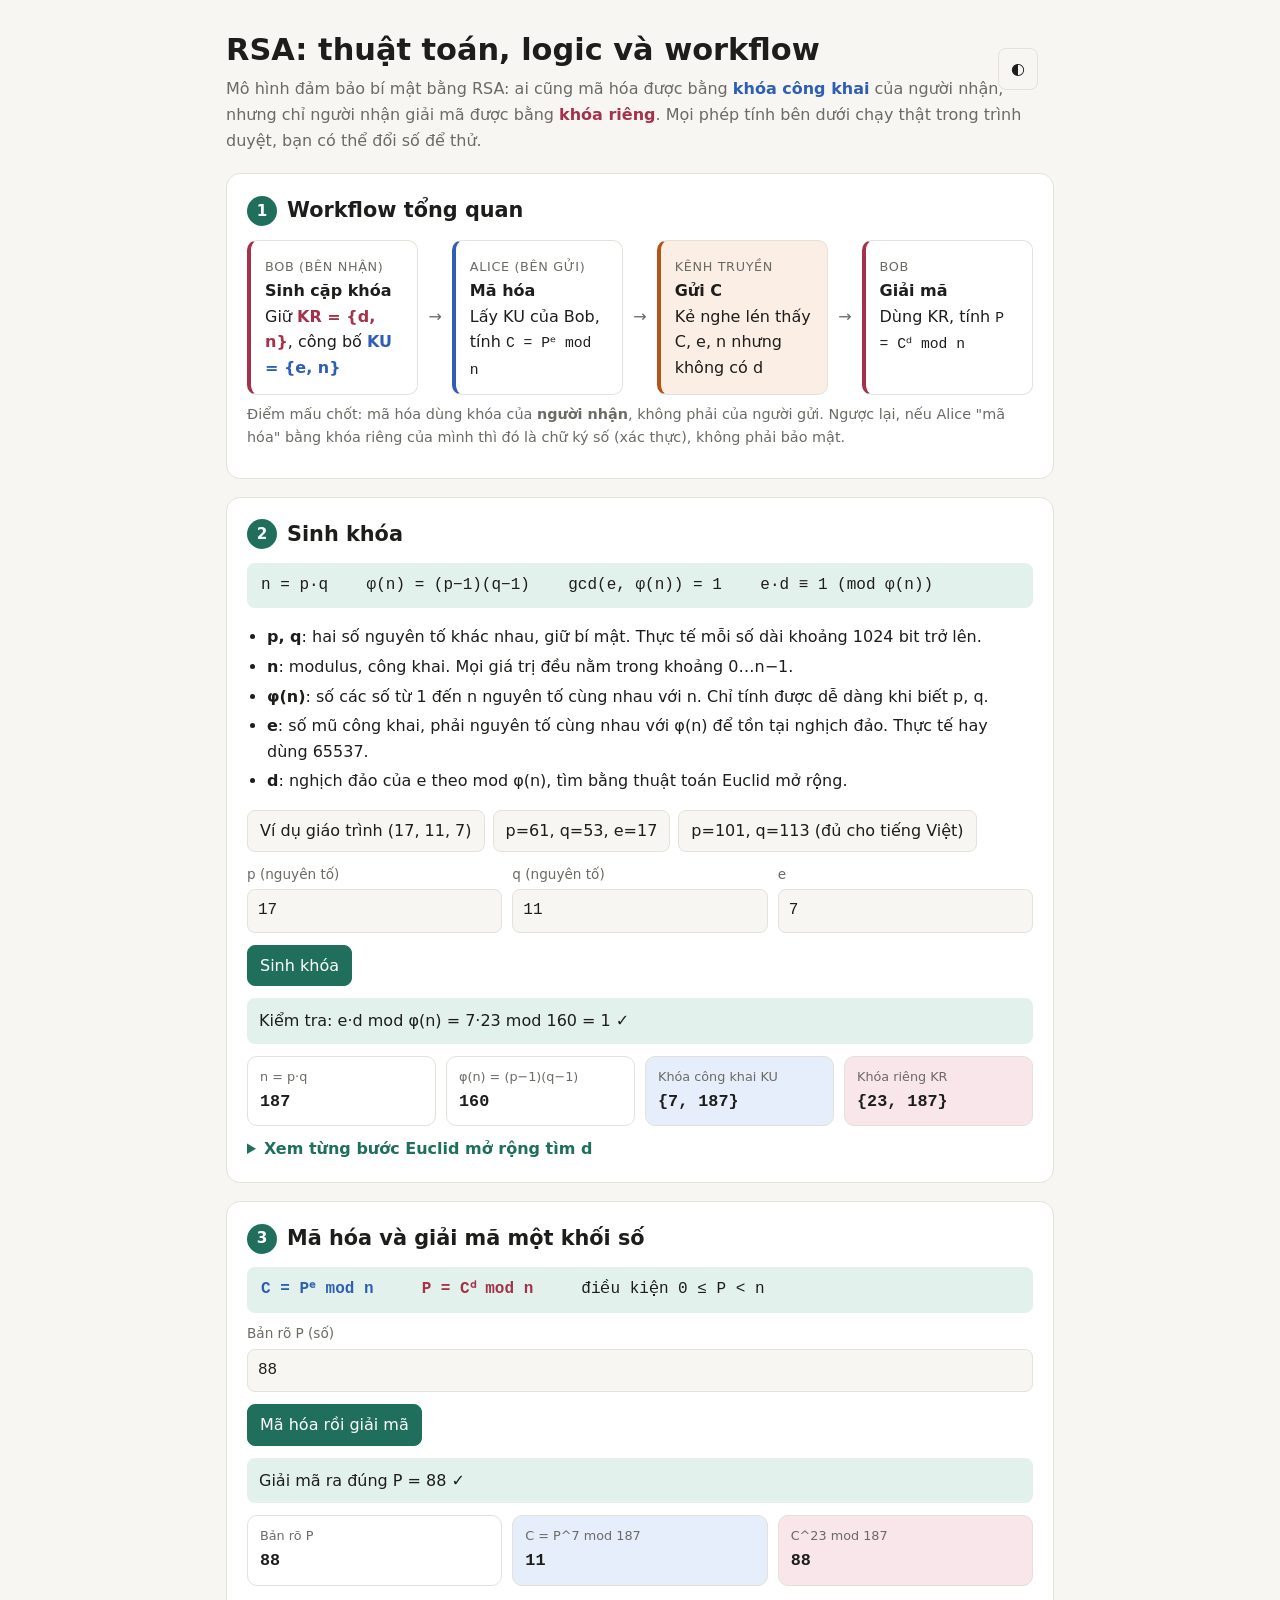
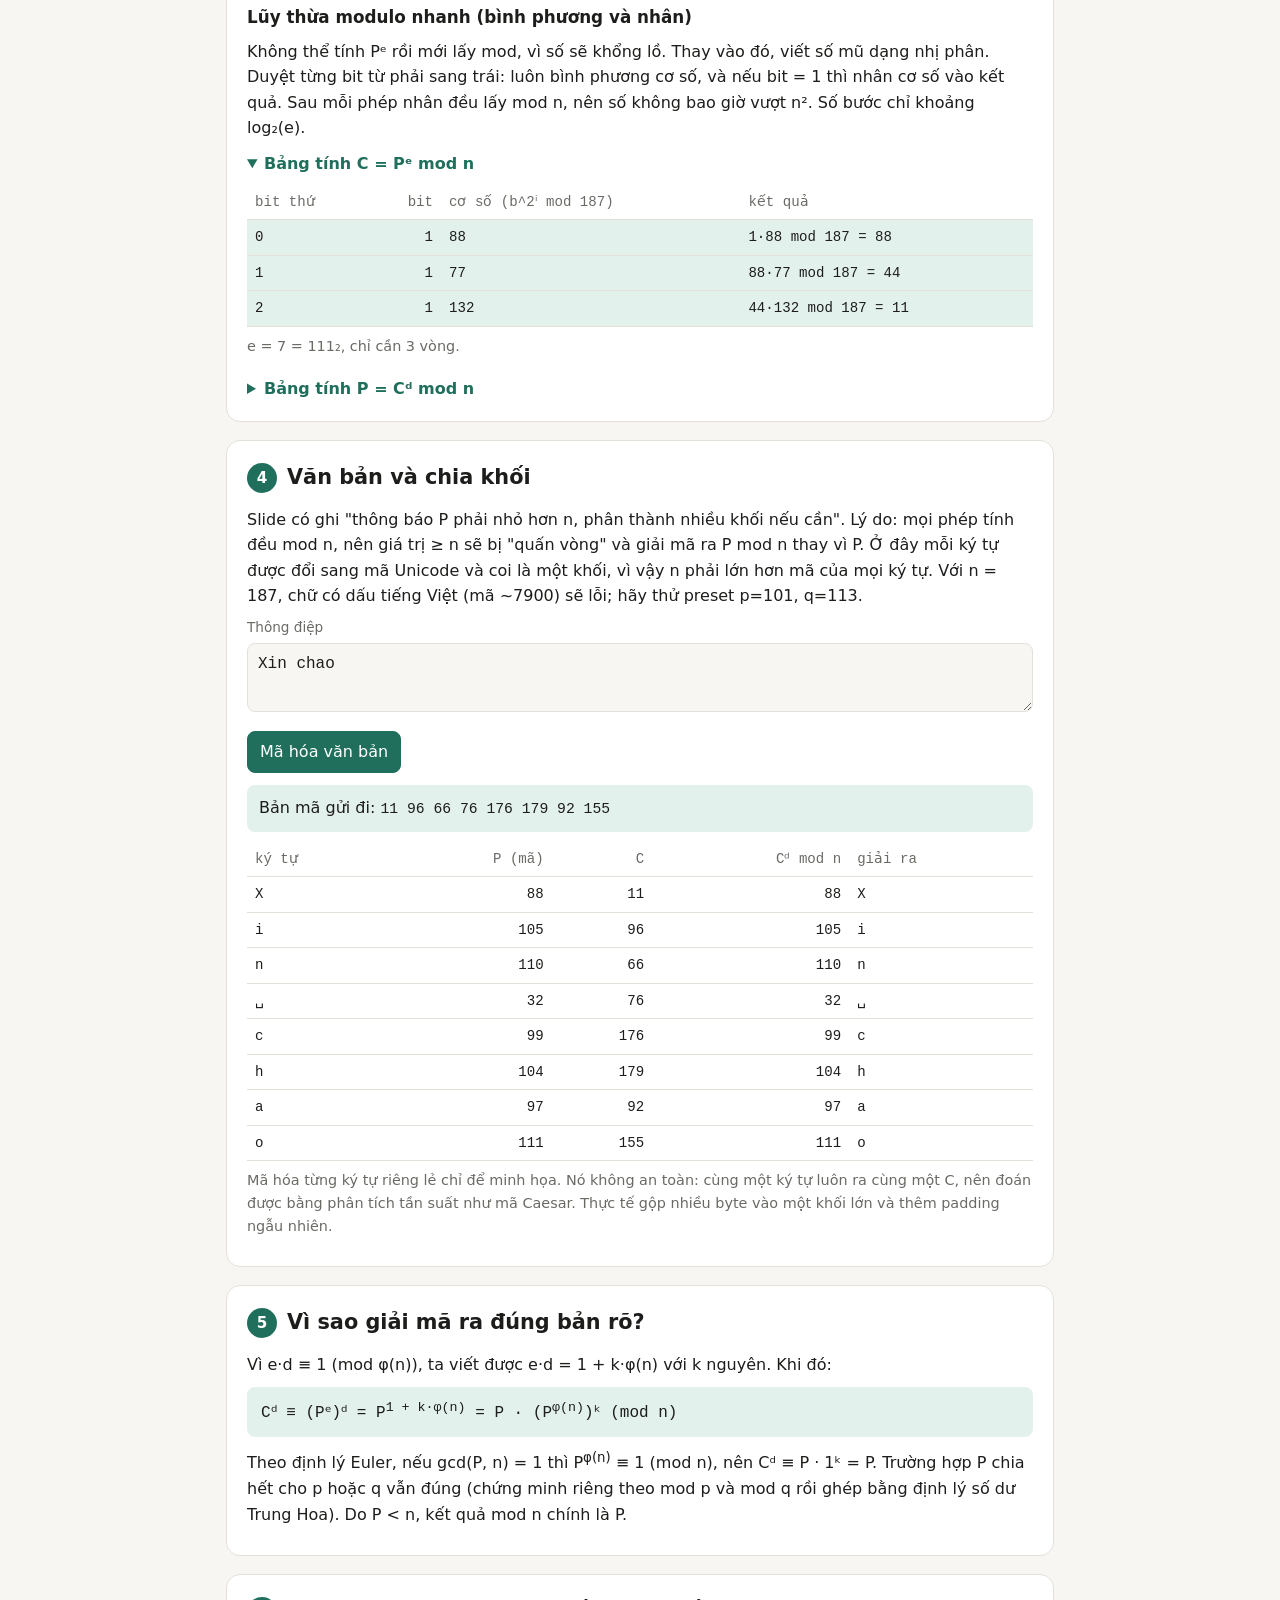
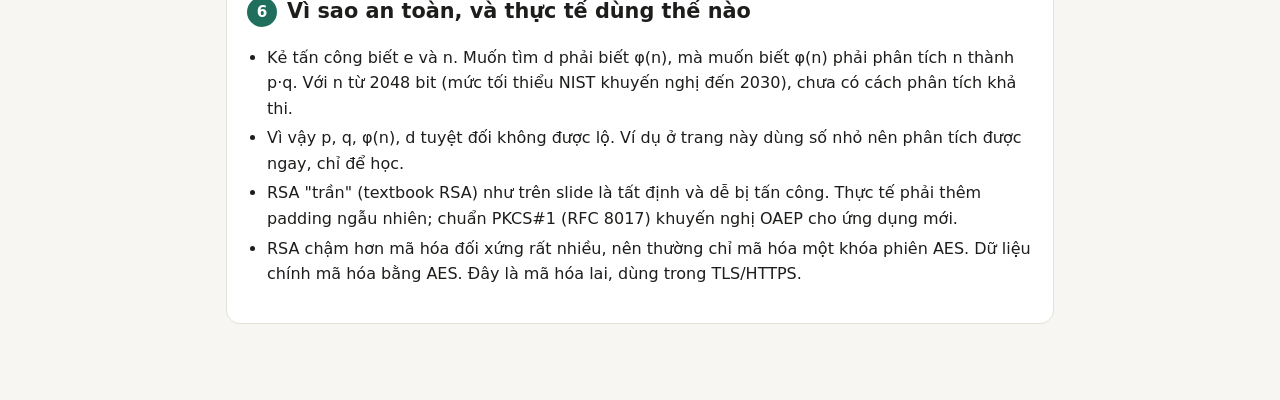
<file: rsa-giai-thich.html>
<!doctype html>
<html lang="vi">
<head>
<meta charset="utf-8">
<meta name="viewport" content="width=device-width, initial-scale=1">
<title>RSA từng bước</title>
<style>
:root{
  --bg:#f7f6f2;--card:#ffffff;--ink:#1d1d1b;--muted:#6b6a65;--line:#e3e1da;
  --accent:#1f6f5c;--accent-soft:#e3f1ec;--warn:#b4531a;--warn-soft:#fbeee4;
  --pub:#2f5fb3;--pub-soft:#e6eefb;--priv:#a3324a;--priv-soft:#f8e6ea;
  --mono:ui-monospace,SFMono-Regular,Menlo,Consolas,monospace;
}
@media (prefers-color-scheme:dark){:root:not([data-theme="light"]){
  --bg:#151614;--card:#1f201d;--ink:#ecebe6;--muted:#a3a29b;--line:#34352f;
  --accent:#5cc4a6;--accent-soft:#1d3530;--warn:#f0a06a;--warn-soft:#3a2a1e;
  --pub:#7fa6ee;--pub-soft:#1f2a40;--priv:#ee8aa0;--priv-soft:#3d2229;}}
:root[data-theme="dark"]{
  --bg:#151614;--card:#1f201d;--ink:#ecebe6;--muted:#a3a29b;--line:#34352f;
  --accent:#5cc4a6;--accent-soft:#1d3530;--warn:#f0a06a;--warn-soft:#3a2a1e;
  --pub:#7fa6ee;--pub-soft:#1f2a40;--priv:#ee8aa0;--priv-soft:#3d2229;}
*{box-sizing:border-box}
body{margin:0;background:var(--bg);color:var(--ink);font:16px/1.6 system-ui,-apple-system,"Segoe UI",Roboto,sans-serif}
main{max-width:860px;margin:0 auto;padding:24px 16px 64px}
h1{font-size:1.9rem;line-height:1.2;margin:8px 0 4px}
h2{font-size:1.3rem;margin:0 0 12px;display:flex;gap:10px;align-items:center}
h2 .num{flex:none;width:30px;height:30px;border-radius:50%;background:var(--accent);color:var(--card);display:grid;place-items:center;font-size:.95rem}
h3{font-size:1.05rem;margin:18px 0 8px}
p{margin:8px 0}
.lead{color:var(--muted);margin-bottom:20px}
section{background:var(--card);border:1px solid var(--line);border-radius:14px;padding:20px;margin:18px 0}
code,.mono{font-family:var(--mono);font-size:.92em}
.formula{font-family:var(--mono);background:var(--accent-soft);border-radius:8px;padding:10px 14px;margin:10px 0;overflow-x:auto;white-space:nowrap}
.pub{color:var(--pub);font-weight:600}.priv{color:var(--priv);font-weight:600}
.flow{display:grid;grid-template-columns:1fr;gap:10px;margin-top:8px}
.step{border:1px solid var(--line);border-radius:10px;padding:12px 14px;position:relative}
.step b{display:block}
.step .who{font-size:.8rem;text-transform:uppercase;letter-spacing:.05em;color:var(--muted)}
.step.bob{border-left:4px solid var(--priv)}.step.alice{border-left:4px solid var(--pub)}.step.net{border-left:4px solid var(--warn);background:var(--warn-soft)}
.arrow{text-align:center;color:var(--muted);line-height:1}
.grid{display:grid;grid-template-columns:repeat(auto-fit,minmax(110px,1fr));gap:10px}
label{font-size:.85rem;color:var(--muted);display:block;margin-bottom:4px}
input,textarea{width:100%;font:inherit;font-family:var(--mono);padding:8px 10px;border:1px solid var(--line);border-radius:8px;background:var(--bg);color:var(--ink)}
textarea{min-height:60px;resize:vertical}
button{font:inherit;border:1px solid var(--line);background:var(--bg);color:var(--ink);border-radius:8px;padding:7px 12px;cursor:pointer}
button.primary{background:var(--accent);color:var(--card);border-color:var(--accent)}
.row{display:flex;flex-wrap:wrap;gap:8px;margin:12px 0}
.out{display:grid;grid-template-columns:repeat(auto-fit,minmax(150px,1fr));gap:10px;margin-top:12px}
.kv{border:1px solid var(--line);border-radius:10px;padding:10px 12px}
.kv span{display:block;font-size:.8rem;color:var(--muted)}
.kv strong{font-family:var(--mono);font-size:1.05rem;word-break:break-all}
.kv.pubk{background:var(--pub-soft)}.kv.privk{background:var(--priv-soft)}
.msg{border-radius:8px;padding:10px 12px;margin:10px 0}
.msg.err{background:var(--warn-soft);color:var(--warn)}
.msg.ok{background:var(--accent-soft)}
.tbl{overflow-x:auto;margin:8px 0}
table{border-collapse:collapse;width:100%;font-family:var(--mono);font-size:.88rem}
th,td{border-bottom:1px solid var(--line);padding:6px 8px;text-align:right;white-space:nowrap}
th{color:var(--muted);font-weight:500}
td.l,th.l{text-align:left}
tr.hit td{background:var(--accent-soft)}
details{margin-top:10px}
summary{cursor:pointer;color:var(--accent);font-weight:600}
ul{padding-left:20px}
li{margin:4px 0}
.note{font-size:.9rem;color:var(--muted)}
.theme{position:absolute;top:16px;right:16px}
@media (min-width:720px){
  .flow{grid-template-columns:1fr auto 1fr auto 1fr auto 1fr}
  .arrow{align-self:center}
}
</style>
</head>
<body>
<main>
<header style="position:relative">
  <button class="theme" id="themeBtn" aria-label="Đổi giao diện sáng/tối">◐</button>
  <h1>RSA: thuật toán, logic và workflow</h1>
  <p class="lead">Mô hình đảm bảo bí mật bằng RSA: ai cũng mã hóa được bằng <span class="pub">khóa công khai</span> của người nhận, nhưng chỉ người nhận giải mã được bằng <span class="priv">khóa riêng</span>. Mọi phép tính bên dưới chạy thật trong trình duyệt, bạn có thể đổi số để thử.</p>
</header>

<section>
  <h2><span class="num">1</span>Workflow tổng quan</h2>
  <div class="flow">
    <div class="step bob"><span class="who">Bob (bên nhận)</span><b>Sinh cặp khóa</b>Giữ <span class="priv">KR = {d, n}</span>, công bố <span class="pub">KU = {e, n}</span></div>
    <div class="arrow">→</div>
    <div class="step alice"><span class="who">Alice (bên gửi)</span><b>Mã hóa</b>Lấy KU của Bob, tính <code>C = Pᵉ mod n</code></div>
    <div class="arrow">→</div>
    <div class="step net"><span class="who">Kênh truyền</span><b>Gửi C</b>Kẻ nghe lén thấy C, e, n nhưng không có d</div>
    <div class="arrow">→</div>
    <div class="step bob"><span class="who">Bob</span><b>Giải mã</b>Dùng KR, tính <code>P = Cᵈ mod n</code></div>
  </div>
  <p class="note">Điểm mấu chốt: mã hóa dùng khóa của <b>người nhận</b>, không phải của người gửi. Ngược lại, nếu Alice "mã hóa" bằng khóa riêng của mình thì đó là chữ ký số (xác thực), không phải bảo mật.</p>
</section>

<section>
  <h2><span class="num">2</span>Sinh khóa</h2>
  <div class="formula">n = p·q &nbsp;&nbsp; φ(n) = (p−1)(q−1) &nbsp;&nbsp; gcd(e, φ(n)) = 1 &nbsp;&nbsp; e·d ≡ 1 (mod φ(n))</div>
  <ul>
    <li><b>p, q</b>: hai số nguyên tố khác nhau, giữ bí mật. Thực tế mỗi số dài khoảng 1024 bit trở lên.</li>
    <li><b>n</b>: modulus, công khai. Mọi giá trị đều nằm trong khoảng 0…n−1.</li>
    <li><b>φ(n)</b>: số các số từ 1 đến n nguyên tố cùng nhau với n. Chỉ tính được dễ dàng khi biết p, q.</li>
    <li><b>e</b>: số mũ công khai, phải nguyên tố cùng nhau với φ(n) để tồn tại nghịch đảo. Thực tế hay dùng 65537.</li>
    <li><b>d</b>: nghịch đảo của e theo mod φ(n), tìm bằng thuật toán Euclid mở rộng.</li>
  </ul>
  <div class="row">
    <button data-preset="17,11,7">Ví dụ giáo trình (17, 11, 7)</button>
    <button data-preset="61,53,17">p=61, q=53, e=17</button>
    <button data-preset="101,113,3533">p=101, q=113 (đủ cho tiếng Việt)</button>
  </div>
  <div class="grid">
    <div><label for="p">p (nguyên tố)</label><input id="p" value="17" inputmode="numeric"></div>
    <div><label for="q">q (nguyên tố)</label><input id="q" value="11" inputmode="numeric"></div>
    <div><label for="e">e</label><input id="e" value="7" inputmode="numeric"></div>
  </div>
  <div class="row"><button class="primary" id="genBtn">Sinh khóa</button></div>
  <div id="genMsg"></div>
  <div class="out" id="genOut"></div>
  <details id="egcdBox"><summary>Xem từng bước Euclid mở rộng tìm d</summary>
    <p class="note">Chạy Euclid trên (φ(n), e). Mỗi dòng: r<sub>i+1</sub> = r<sub>i−1</sub> − q·r<sub>i</sub> và t<sub>i+1</sub> = t<sub>i−1</sub> − q·t<sub>i</sub>. Khi r về 1, giá trị t tương ứng chính là e⁻¹ (lấy mod φ(n) nếu âm).</p>
    <div class="tbl" id="egcdTbl"></div>
  </details>
</section>

<section>
  <h2><span class="num">3</span>Mã hóa và giải mã một khối số</h2>
  <div class="formula"><span class="pub">C = Pᵉ mod n</span> &nbsp;&nbsp;&nbsp; <span class="priv">P = Cᵈ mod n</span> &nbsp;&nbsp;&nbsp; điều kiện 0 ≤ P &lt; n</div>
  <div class="grid">
    <div><label for="P">Bản rõ P (số)</label><input id="P" value="88" inputmode="numeric"></div>
  </div>
  <div class="row"><button class="primary" id="encBtn">Mã hóa rồi giải mã</button></div>
  <div id="encMsg"></div>
  <div class="out" id="encOut"></div>
  <h3>Lũy thừa modulo nhanh (bình phương và nhân)</h3>
  <p>Không thể tính Pᵉ rồi mới lấy mod, vì số sẽ khổng lồ. Thay vào đó, viết số mũ dạng nhị phân. Duyệt từng bit từ phải sang trái: luôn bình phương cơ số, và nếu bit = 1 thì nhân cơ số vào kết quả. Sau mỗi phép nhân đều lấy mod n, nên số không bao giờ vượt n². Số bước chỉ khoảng log₂(e).</p>
  <details open><summary>Bảng tính C = Pᵉ mod n</summary><div class="tbl" id="encTbl"></div></details>
  <details><summary>Bảng tính P = Cᵈ mod n</summary><div class="tbl" id="decTbl"></div></details>
</section>

<section>
  <h2><span class="num">4</span>Văn bản và chia khối</h2>
  <p>Slide có ghi "thông báo P phải nhỏ hơn n, phân thành nhiều khối nếu cần". Lý do: mọi phép tính đều mod n, nên giá trị ≥ n sẽ bị "quấn vòng" và giải mã ra P mod n thay vì P. Ở đây mỗi ký tự được đổi sang mã Unicode và coi là một khối, vì vậy n phải lớn hơn mã của mọi ký tự. Với n = 187, chữ có dấu tiếng Việt (mã ~7900) sẽ lỗi; hãy thử preset p=101, q=113.</p>
  <label for="txt">Thông điệp</label>
  <textarea id="txt">Xin chao</textarea>
  <div class="row"><button class="primary" id="txtBtn">Mã hóa văn bản</button></div>
  <div id="txtMsg"></div>
  <div class="tbl" id="txtTbl"></div>
  <p class="note">Mã hóa từng ký tự riêng lẻ chỉ để minh họa. Nó không an toàn: cùng một ký tự luôn ra cùng một C, nên đoán được bằng phân tích tần suất như mã Caesar. Thực tế gộp nhiều byte vào một khối lớn và thêm padding ngẫu nhiên.</p>
</section>

<section>
  <h2><span class="num">5</span>Vì sao giải mã ra đúng bản rõ?</h2>
  <p>Vì e·d ≡ 1 (mod φ(n)), ta viết được e·d = 1 + k·φ(n) với k nguyên. Khi đó:</p>
  <div class="formula">Cᵈ ≡ (Pᵉ)ᵈ = P<sup>1 + k·φ(n)</sup> = P · (P<sup>φ(n)</sup>)ᵏ (mod n)</div>
  <p>Theo định lý Euler, nếu gcd(P, n) = 1 thì P<sup>φ(n)</sup> ≡ 1 (mod n), nên Cᵈ ≡ P · 1ᵏ = P. Trường hợp P chia hết cho p hoặc q vẫn đúng (chứng minh riêng theo mod p và mod q rồi ghép bằng định lý số dư Trung Hoa). Do P &lt; n, kết quả mod n chính là P.</p>
</section>

<section>
  <h2><span class="num">6</span>Vì sao an toàn, và thực tế dùng thế nào</h2>
  <ul>
    <li>Kẻ tấn công biết e và n. Muốn tìm d phải biết φ(n), mà muốn biết φ(n) phải phân tích n thành p·q. Với n từ 2048 bit (mức tối thiểu NIST khuyến nghị đến 2030), chưa có cách phân tích khả thi.</li>
    <li>Vì vậy p, q, φ(n), d tuyệt đối không được lộ. Ví dụ ở trang này dùng số nhỏ nên phân tích được ngay, chỉ để học.</li>
    <li>RSA "trần" (textbook RSA) như trên slide là tất định và dễ bị tấn công. Thực tế phải thêm padding ngẫu nhiên; chuẩn PKCS#1 (RFC 8017) khuyến nghị OAEP cho ứng dụng mới.</li>
    <li>RSA chậm hơn mã hóa đối xứng rất nhiều, nên thường chỉ mã hóa một khóa phiên AES. Dữ liệu chính mã hóa bằng AES. Đây là mã hóa lai, dùng trong TLS/HTTPS.</li>
  </ul>
</section>
</main>

<script>
(function(){
  const $ = id => document.getElementById(id);
  const root = document.documentElement;
  $('themeBtn').onclick = () => {
    const dark = root.dataset.theme ? root.dataset.theme === 'dark'
      : matchMedia('(prefers-color-scheme: dark)').matches;
    root.dataset.theme = dark ? 'light' : 'dark';
  };

  let key = null;

  const big = s => { s = String(s).trim(); if (!/^\d+$/.test(s)) return null; return BigInt(s); };
  function isPrime(n){
    if (n < 2n) return false;
    if (n % 2n === 0n) return n === 2n;
    for (let i = 3n; i * i <= n; i += 2n) if (n % i === 0n) return false;
    return true;
  }
  function gcd(a,b){ while (b) [a,b] = [b, a % b]; return a; }
  function egcd(phi, e){
    const rows = [];
    let r0 = phi, r1 = e, t0 = 0n, t1 = 1n;
    rows.push({q:'', r:r0, t:t0});
    rows.push({q:'', r:r1, t:t1});
    while (r1 !== 0n){
      const q = r0 / r1;
      [r0, r1] = [r1, r0 - q * r1];
      [t0, t1] = [t1, t0 - q * t1];
      rows.push({q, r:r1, t:t1});
    }
    return {rows, g:r0, inv:((t0 % phi) + phi) % phi};
  }
  function modPow(b, e, n){
    const rows = [];
    let base = b % n, res = 1n, exp = e, i = 0;
    while (exp > 0n){
      const bit = exp & 1n;
      const before = res;
      if (bit) res = (res * base) % n;
      rows.push({i, bit, base, before, res});
      base = (base * base) % n;
      exp >>= 1n; i++;
    }
    return {res, rows};
  }
  const msg = (el, text, cls) => { $(el).innerHTML = text ? `<div class="msg ${cls}">${text}</div>` : ''; };
  const kv = (label, val, cls='') => `<div class="kv ${cls}"><span>${label}</span><strong>${val}</strong></div>`;

  function gen(){
    $('genOut').innerHTML = ''; $('egcdTbl').innerHTML = ''; key = null;
    const p = big($('p').value), q = big($('q').value), e = big($('e').value);
    if (p === null || q === null || e === null) return msg('genMsg', 'p, q, e phải là số nguyên dương.', 'err');
    if (p > 10n**12n || q > 10n**12n) return msg('genMsg', 'Để kiểm tra nguyên tố nhanh, hãy dùng p, q ≤ 10¹².', 'err');
    if (!isPrime(p)) return msg('genMsg', `p = ${p} không phải số nguyên tố.`, 'err');
    if (!isPrime(q)) return msg('genMsg', `q = ${q} không phải số nguyên tố.`, 'err');
    if (p === q) return msg('genMsg', 'p và q phải khác nhau (nếu bằng nhau thì n = p², căn bậc hai là ra p).', 'err');
    const n = p * q, phi = (p - 1n) * (q - 1n);
    if (e <= 1n || e >= phi) return msg('genMsg', `e phải thỏa 1 < e < φ(n) = ${phi}.`, 'err');
    const g = gcd(e, phi);
    if (g !== 1n){
      let s = 3n; while (gcd(s, phi) !== 1n) s += 2n;
      return msg('genMsg', `gcd(e, φ(n)) = gcd(${e}, ${phi}) = ${g} ≠ 1 nên không tồn tại d. Gợi ý: thử e = ${s}.`, 'err');
    }
    const r = egcd(phi, e);
    const d = r.inv;
    key = {p, q, n, phi, e, d};
    msg('genMsg', `Kiểm tra: e·d mod φ(n) = ${e}·${d} mod ${phi} = ${(e * d) % phi} ✓`, 'ok');
    $('genOut').innerHTML =
      kv('n = p·q', n) + kv('φ(n) = (p−1)(q−1)', phi) +
      kv('Khóa công khai KU', `{${e}, ${n}}`, 'pubk') + kv('Khóa riêng KR', `{${d}, ${n}}`, 'privk');
    let h = '<table><tr><th>q</th><th>r</th><th>t</th></tr>';
    r.rows.forEach(x => {
      const hit = x.r === 1n ? ' class="hit"' : '';
      h += `<tr${hit}><td>${x.q}</td><td>${x.r}</td><td>${x.t}</td></tr>`;
    });
    h += `</table><p class="note">Dòng tô màu có r = 1, t = ${r.rows.find(x => x.r === 1n)?.t}. Lấy mod ${phi} được d = ${d}.</p>`;
    $('egcdTbl').innerHTML = h;
    enc(); txt();
  }

  function powTable(rows, n, label){
    let h = `<table><tr><th class="l">bit thứ</th><th>bit</th><th class="l">cơ số (b^2ⁱ mod ${n})</th><th class="l">kết quả</th></tr>`;
    rows.forEach(x => {
      const act = x.bit ? `${x.before}·${x.base} mod ${n} = ${x.res}` : `giữ nguyên ${x.res}`;
      h += `<tr${x.bit ? ' class="hit"' : ''}><td class="l">${x.i}</td><td>${x.bit}</td><td class="l">${x.base}</td><td class="l">${act}</td></tr>`;
    });
    return h + `</table><p class="note">${label}</p>`;
  }

  function enc(){
    $('encOut').innerHTML = ''; $('encTbl').innerHTML = ''; $('decTbl').innerHTML = '';
    if (!key) return msg('encMsg', 'Hãy sinh khóa ở bước 2 trước.', 'err');
    const P = big($('P').value);
    if (P === null) return msg('encMsg', 'P phải là số nguyên không âm.', 'err');
    const {n, e, d} = key;
    const E = modPow(P, e, n), D = modPow(E.res, d, n);
    if (P >= n) msg('encMsg', `P = ${P} ≥ n = ${n}. Giải mã chỉ ra ${D.res} = P mod n, không phải P. Đây là lý do phải chia khối.`, 'err');
    else msg('encMsg', D.res === P ? `Giải mã ra đúng P = ${P} ✓` : 'Có lỗi.', D.res === P ? 'ok' : 'err');
    $('encOut').innerHTML = kv('Bản rõ P', P) + kv(`C = P^${e} mod ${n}`, E.res, 'pubk') + kv(`C^${d} mod ${n}`, D.res, 'privk');
    $('encTbl').innerHTML = powTable(E.rows, n, `e = ${e} = ${e.toString(2)}₂, chỉ cần ${E.rows.length} vòng.`);
    $('decTbl').innerHTML = powTable(D.rows, n, `d = ${d} = ${d.toString(2)}₂, chỉ cần ${D.rows.length} vòng.`);
  }

  function txt(){
    $('txtTbl').innerHTML = '';
    if (!key) return msg('txtMsg', 'Hãy sinh khóa ở bước 2 trước.', 'err');
    const {n, e, d} = key;
    const chars = Array.from($('txt').value);
    if (!chars.length) return msg('txtMsg', 'Nhập thông điệp.', 'err');
    let h = '<table><tr><th class="l">ký tự</th><th>P (mã)</th><th>C</th><th>Cᵈ mod n</th><th class="l">giải ra</th></tr>';
    let bad = 0; const cs = [];
    chars.forEach(ch => {
      const P = BigInt(ch.codePointAt(0));
      const C = modPow(P, e, n).res, R = modPow(C, d, n).res;
      const ok = R === P; if (!ok) bad++;
      cs.push(C);
      const shown = ch === ' ' ? '␣' : ch;
      h += `<tr${ok ? '' : ' style="color:var(--warn)"'}><td class="l">${shown}</td><td>${P}</td><td>${C}</td><td>${R}</td><td class="l">${ok ? (R === 32n ? '␣' : String.fromCodePoint(Number(R))) : '✗ sai'}</td></tr>`;
    });
    h += '</table>';
    $('txtTbl').innerHTML = h;
    if (bad) msg('txtMsg', `${bad} ký tự có mã ≥ n = ${n} nên giải mã sai. Cần n lớn hơn, hoặc chia thông điệp thành khối nhỏ hơn n.`, 'err');
    else msg('txtMsg', `Bản mã gửi đi: <span class="mono">${cs.join(' ')}</span>`, 'ok');
  }

  document.querySelectorAll('[data-preset]').forEach(b => b.onclick = () => {
    const [p, q, e] = b.dataset.preset.split(',');
    $('p').value = p; $('q').value = q; $('e').value = e; gen();
  });
  $('genBtn').onclick = gen; $('encBtn').onclick = enc; $('txtBtn').onclick = txt;
  gen();
})();
</script>
</body>
</html>
</file>
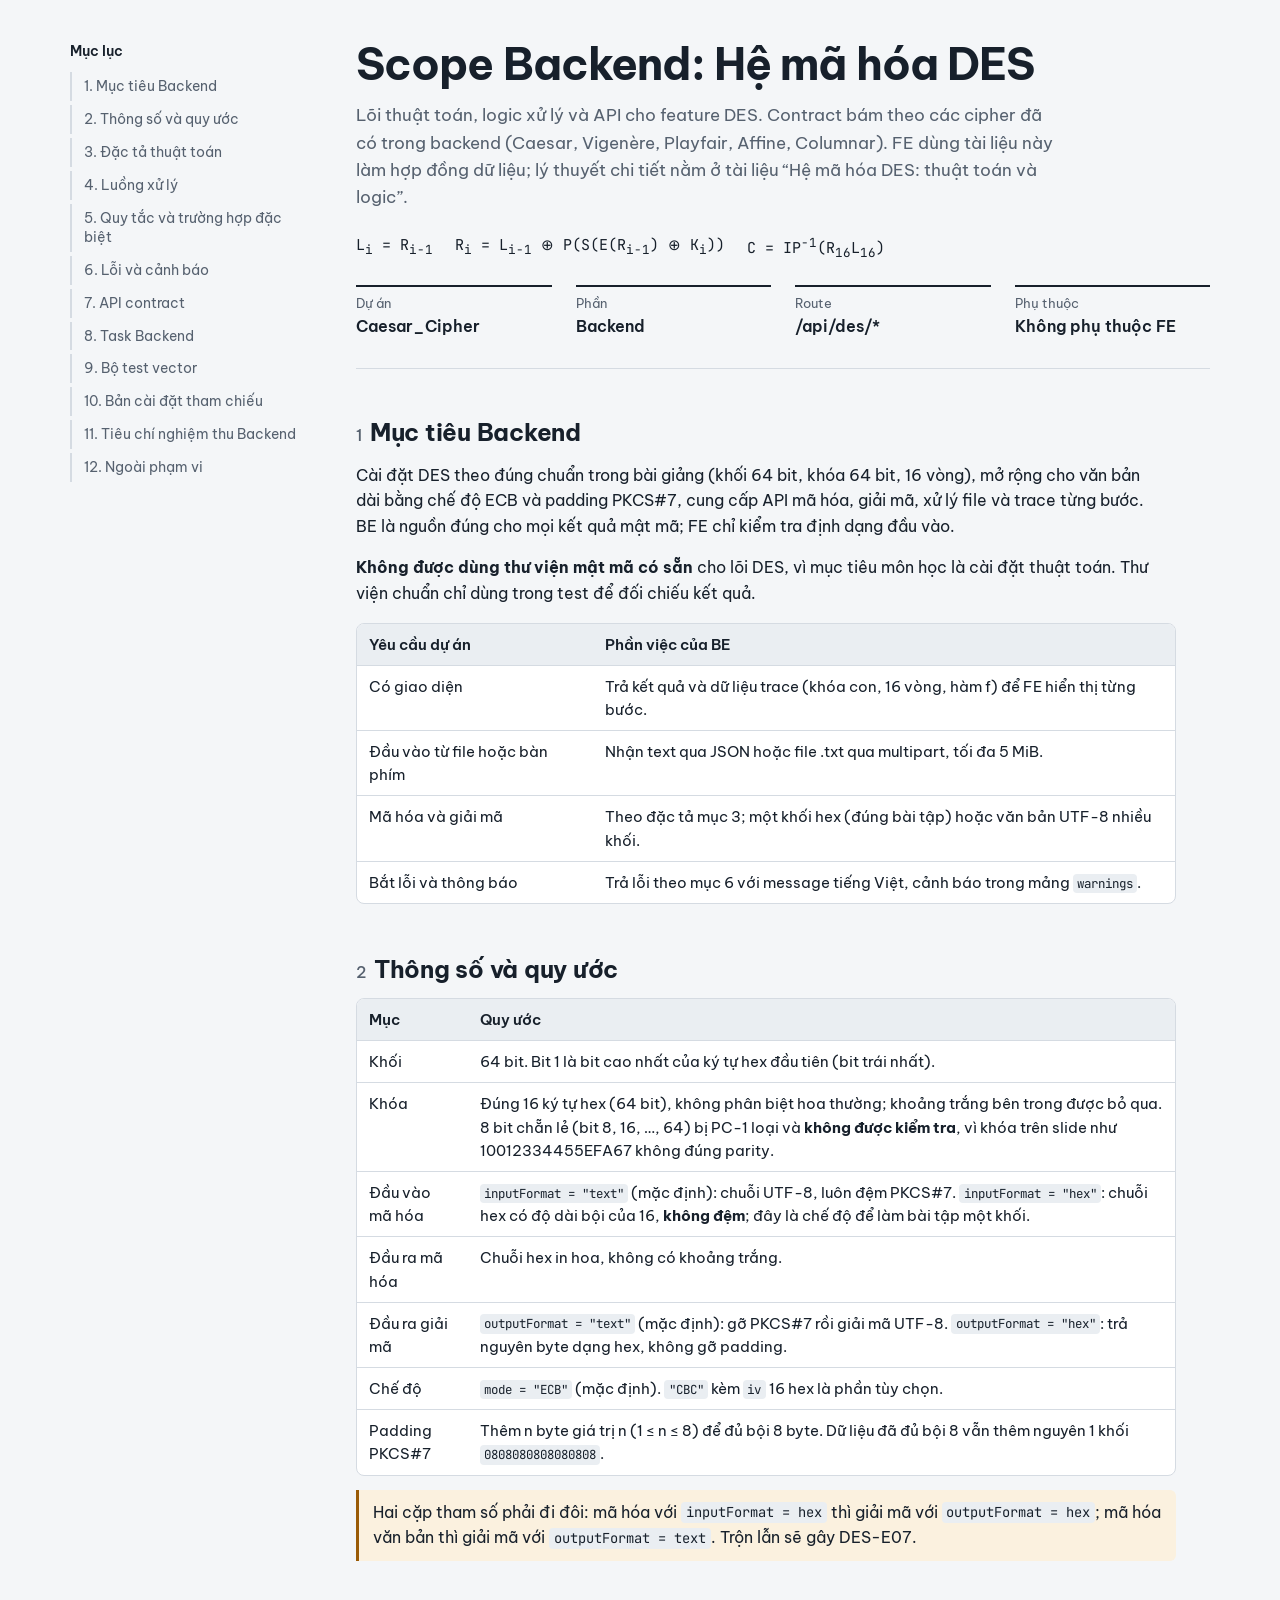
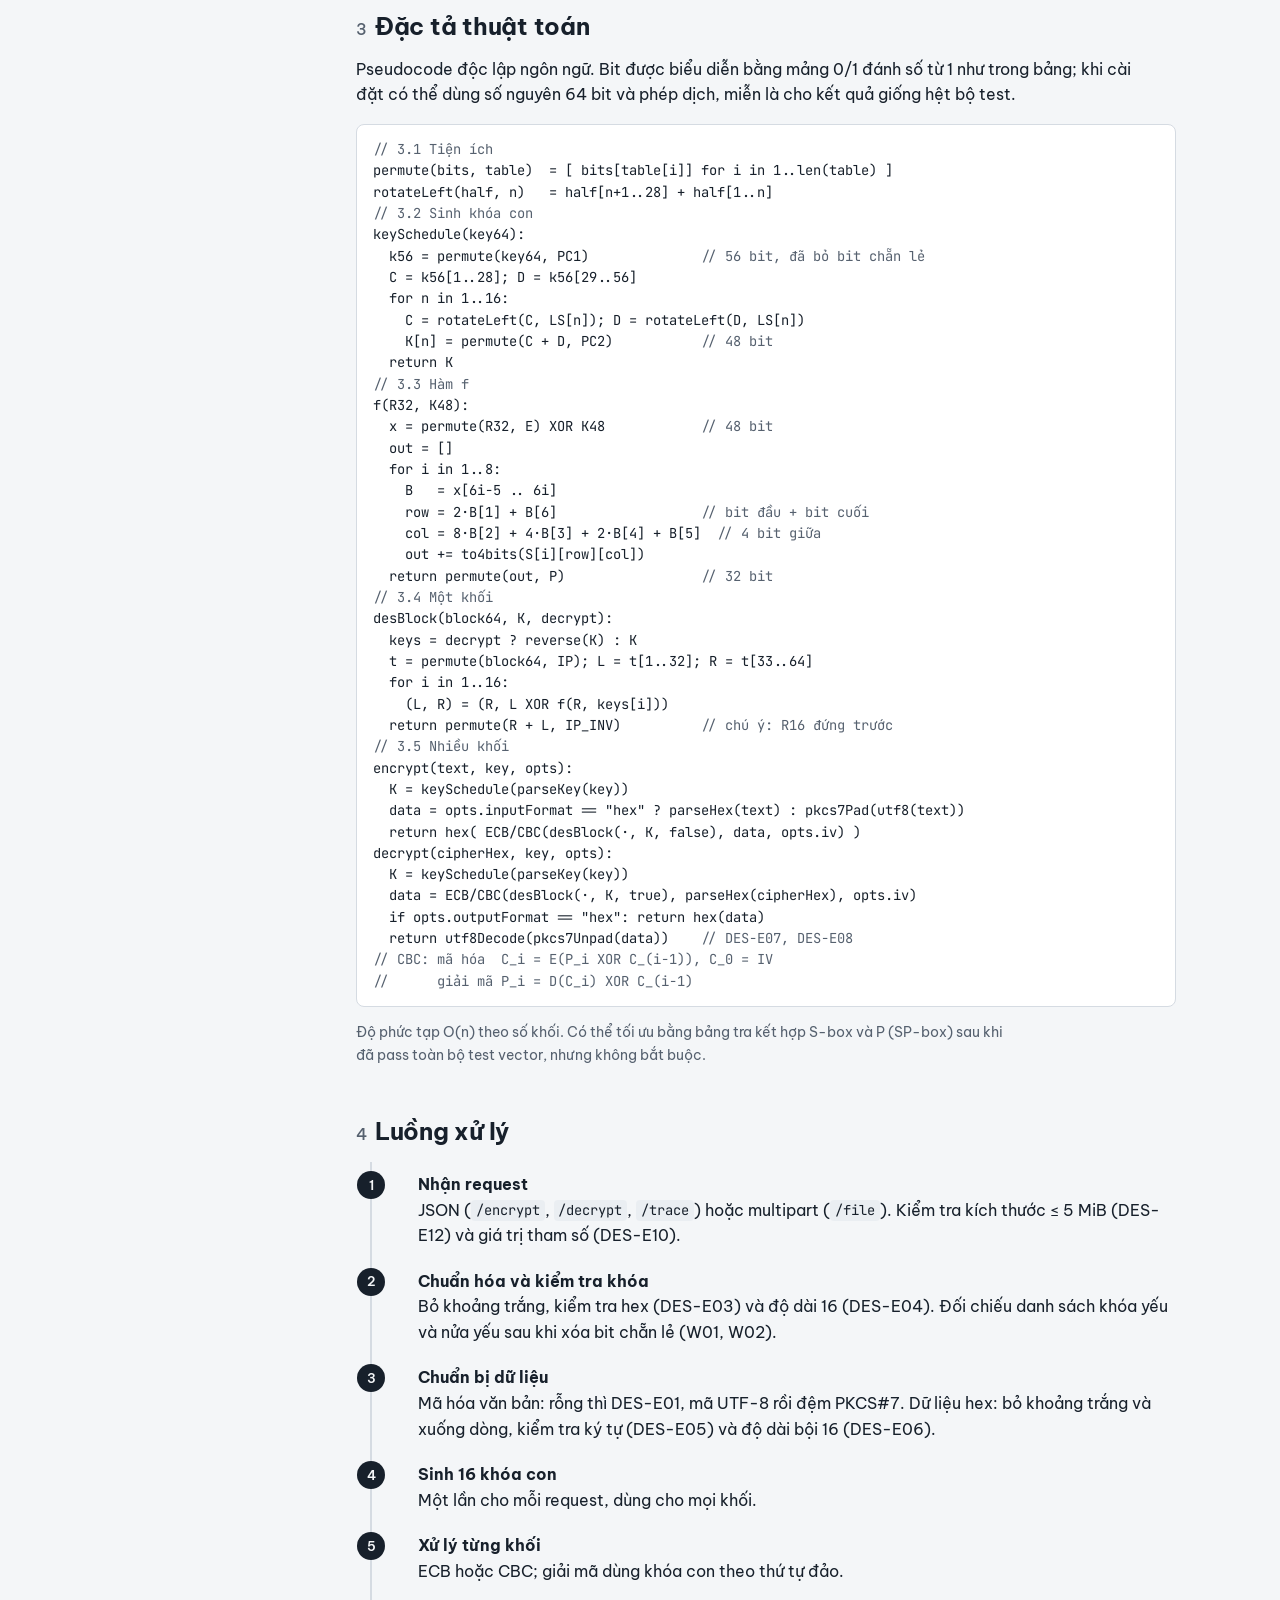
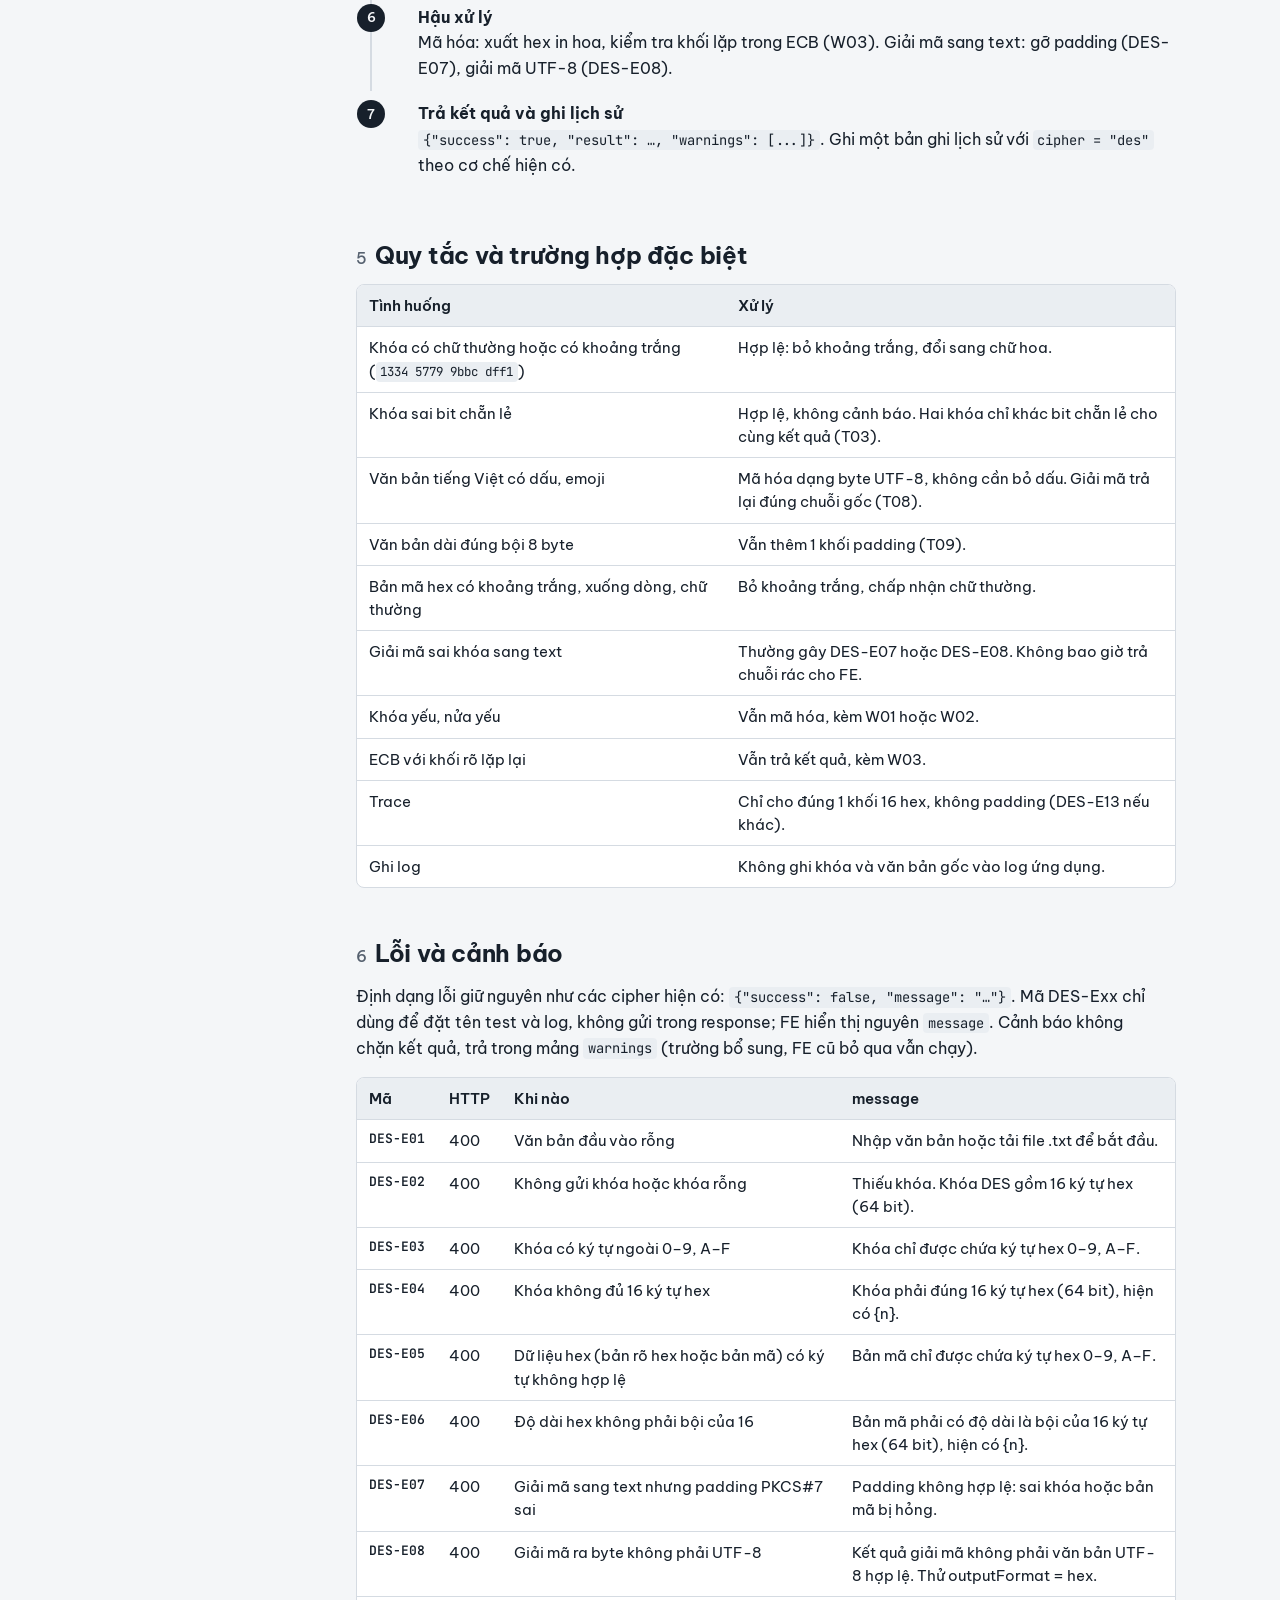
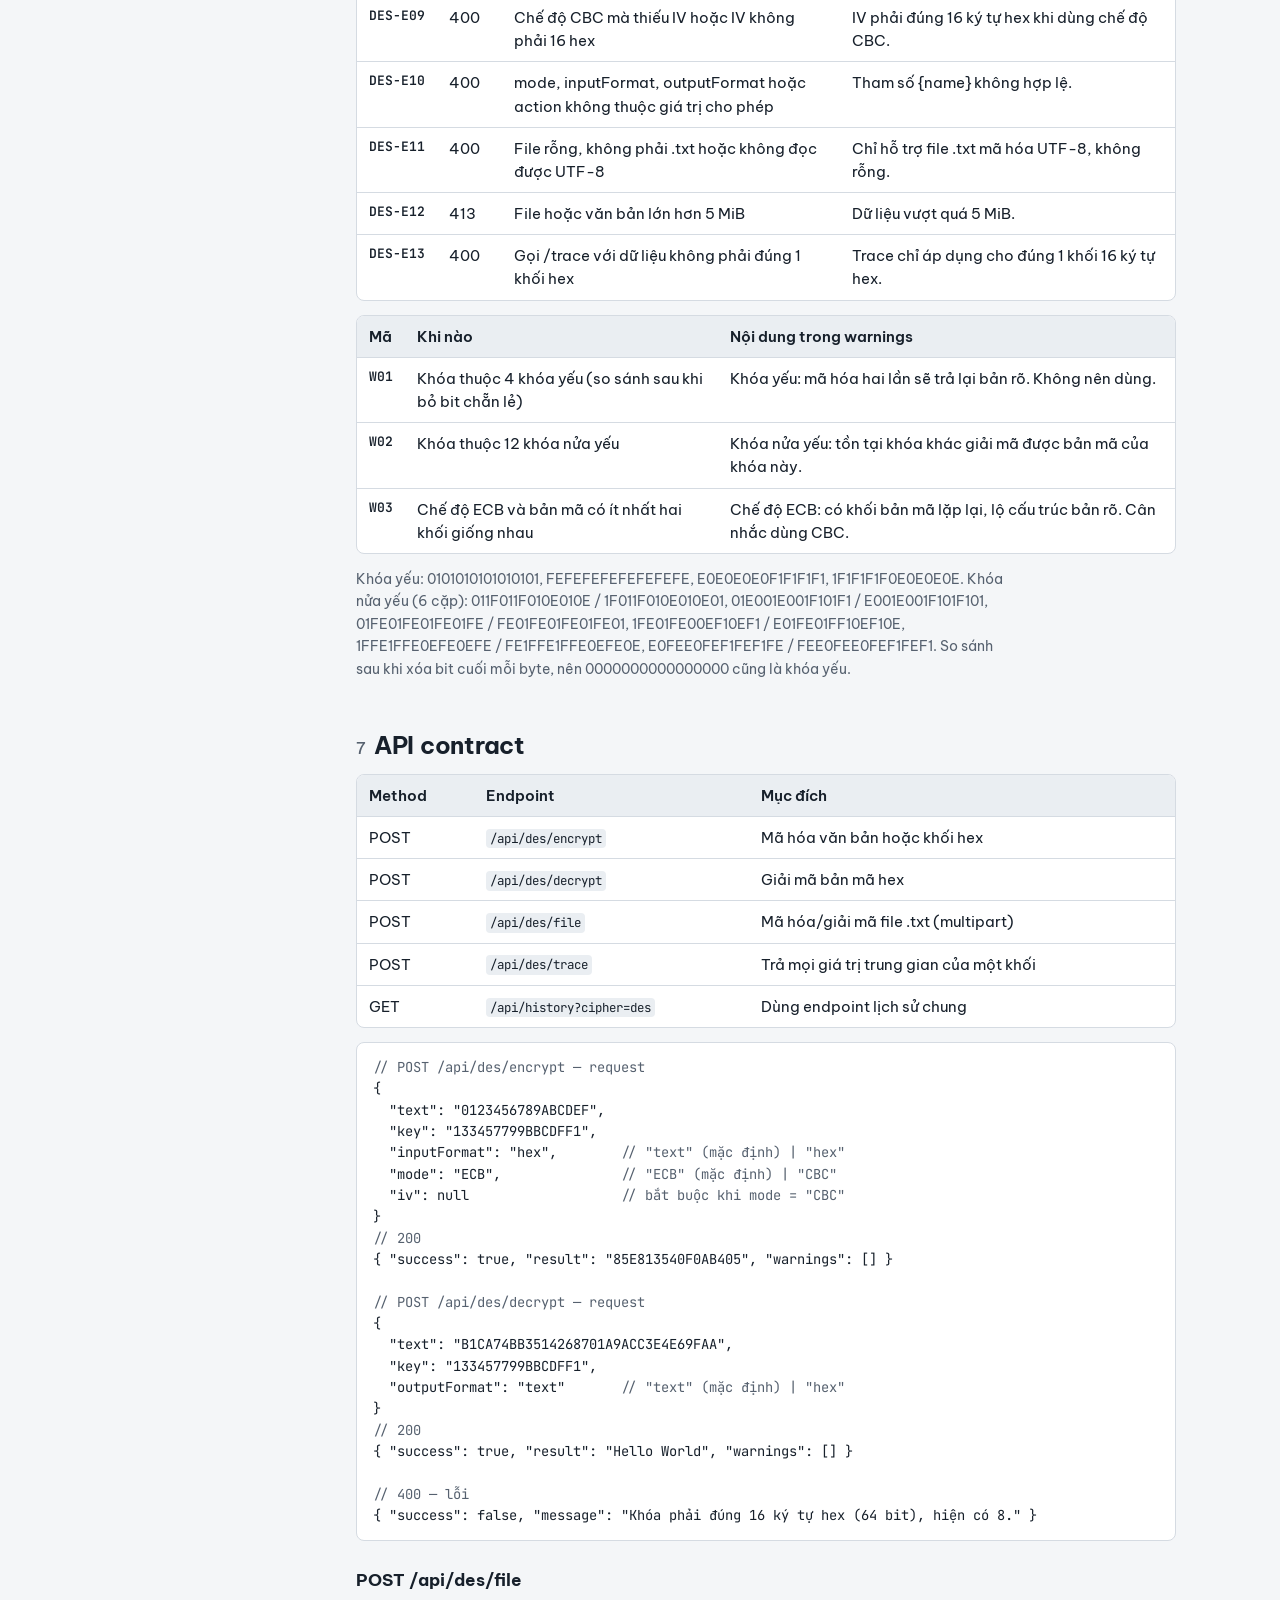
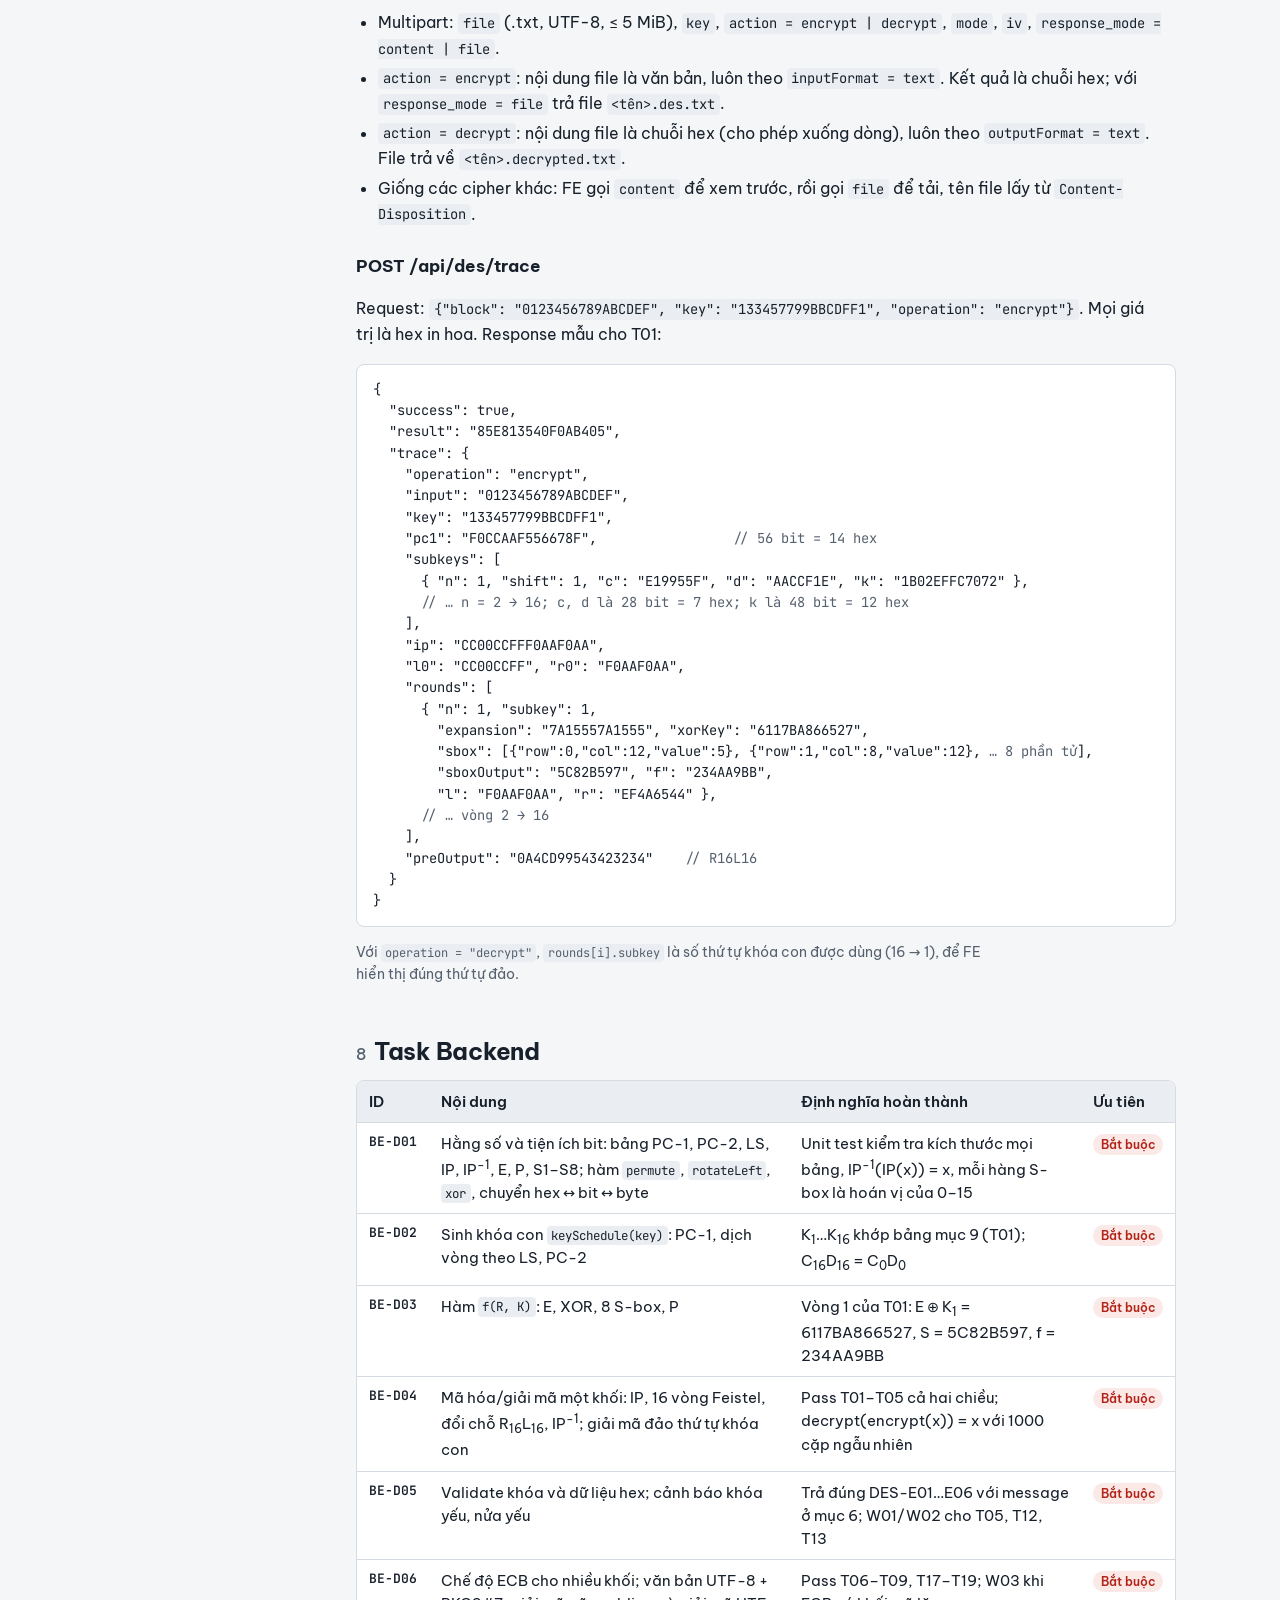
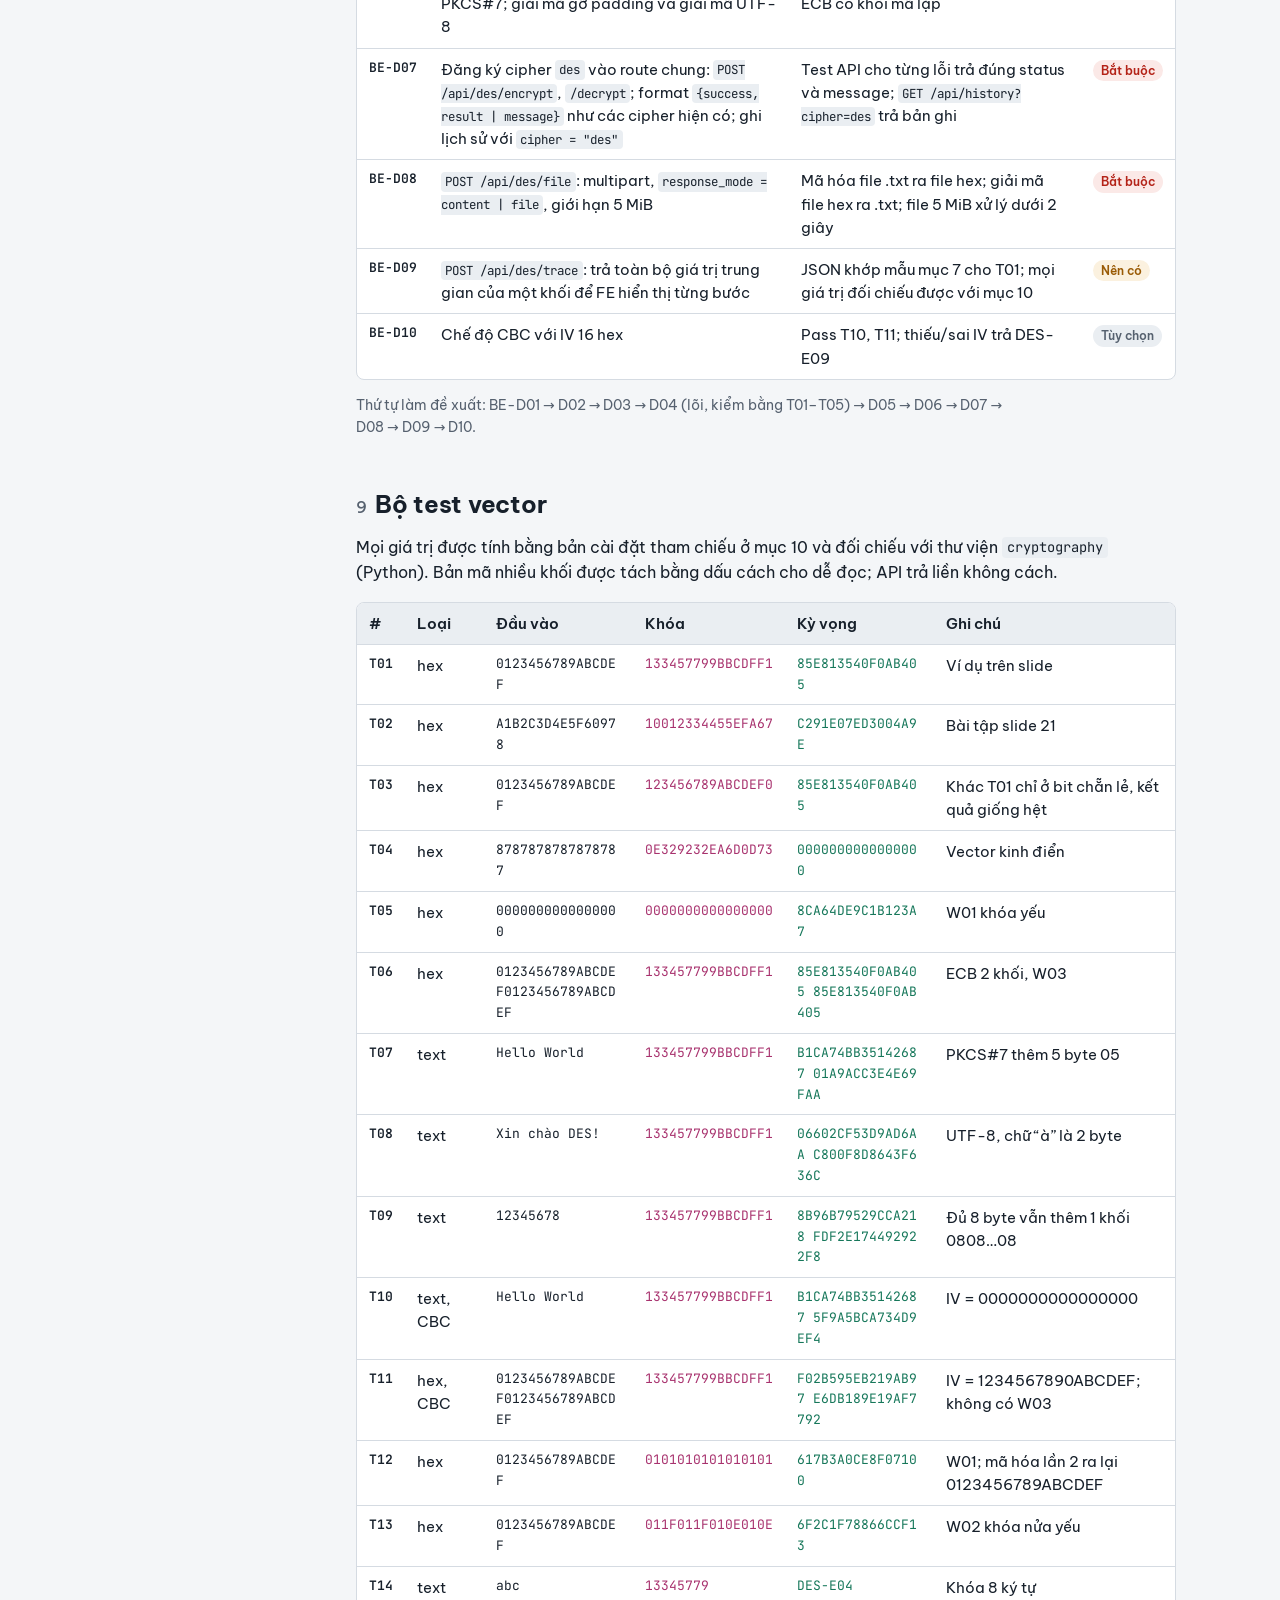
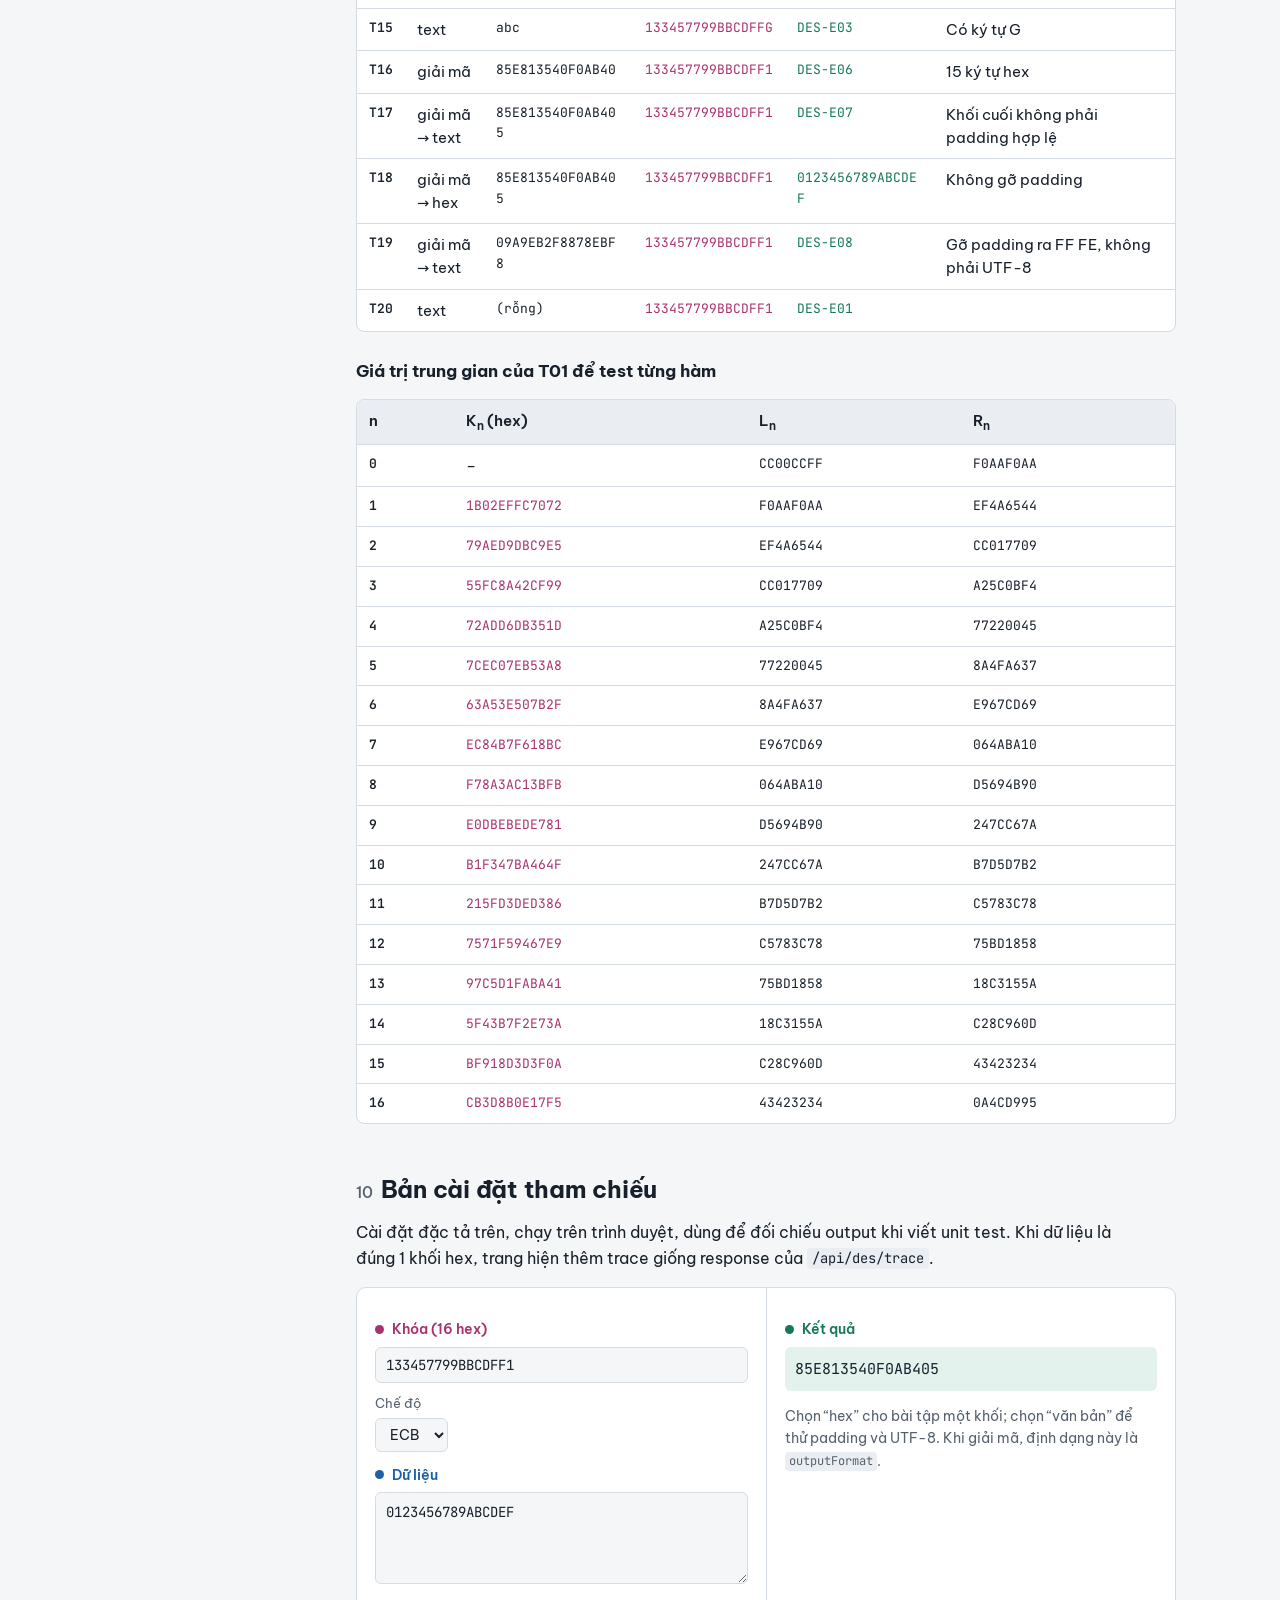
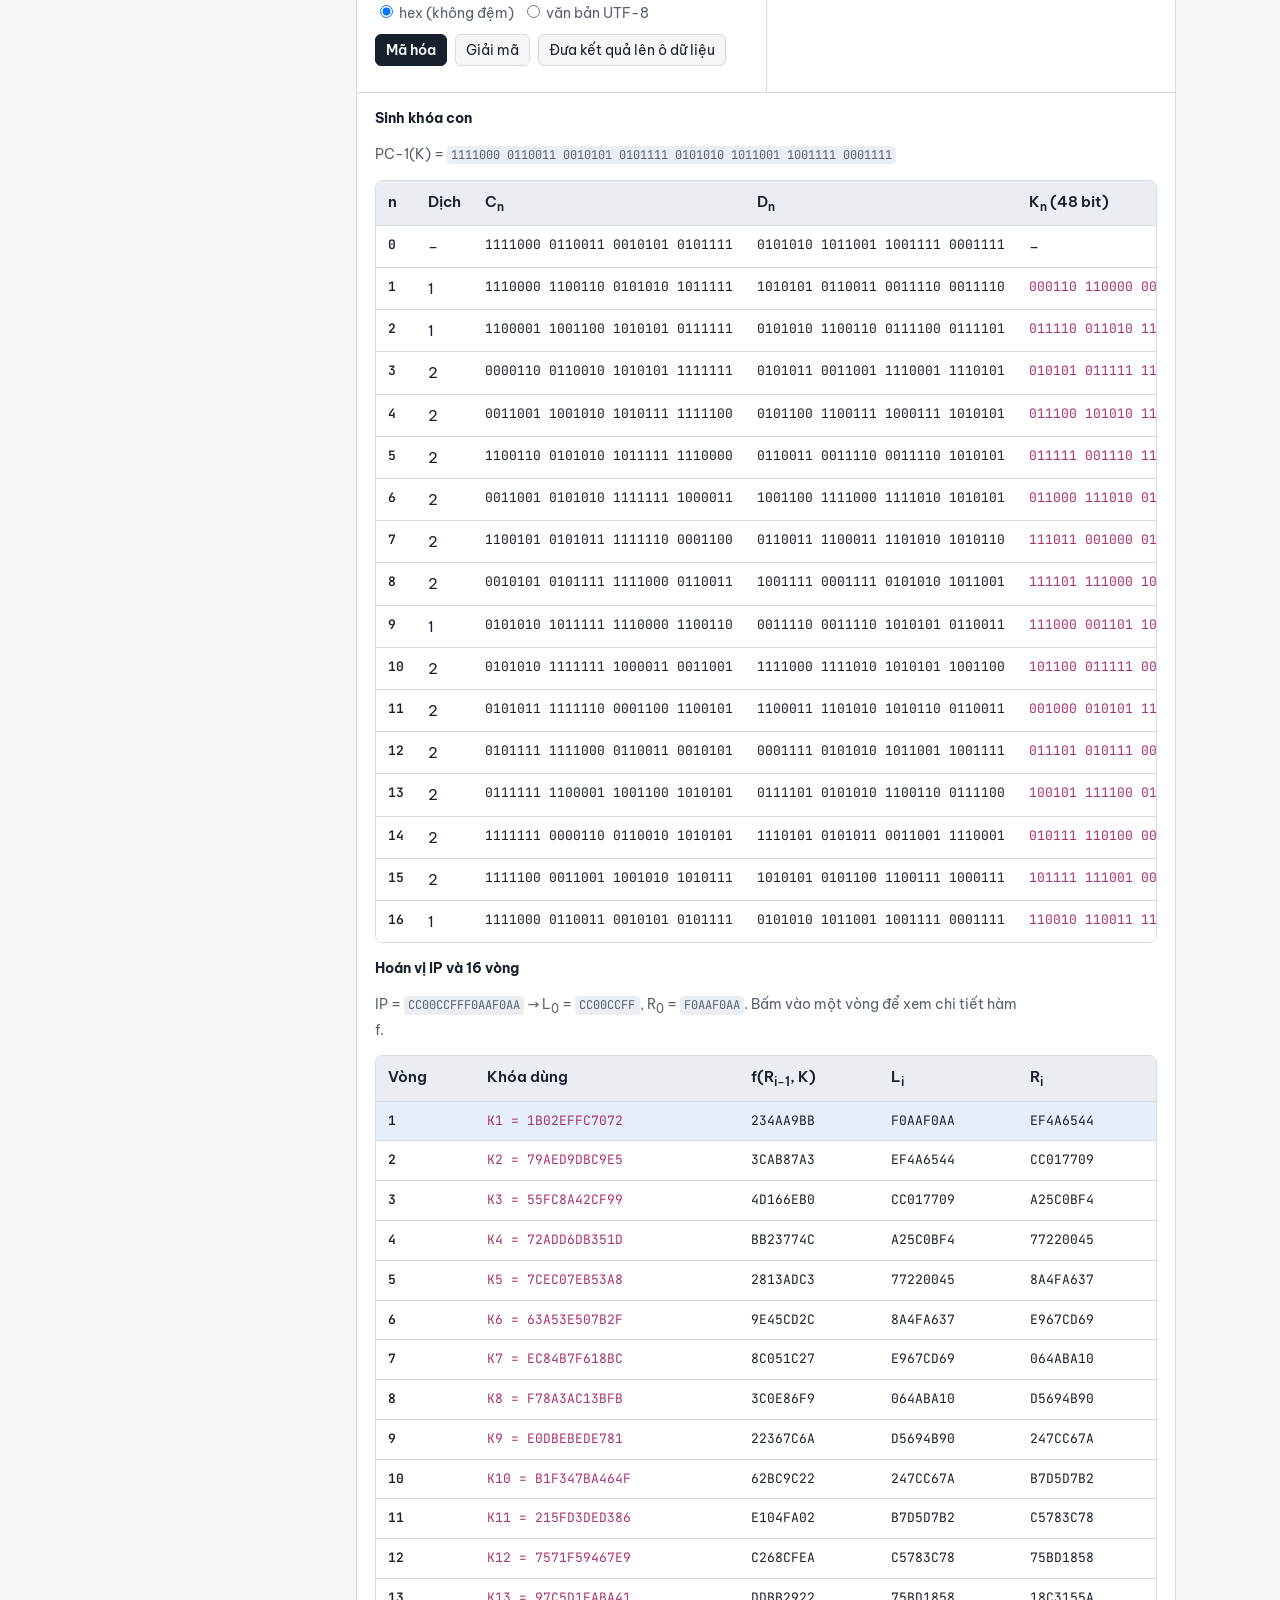
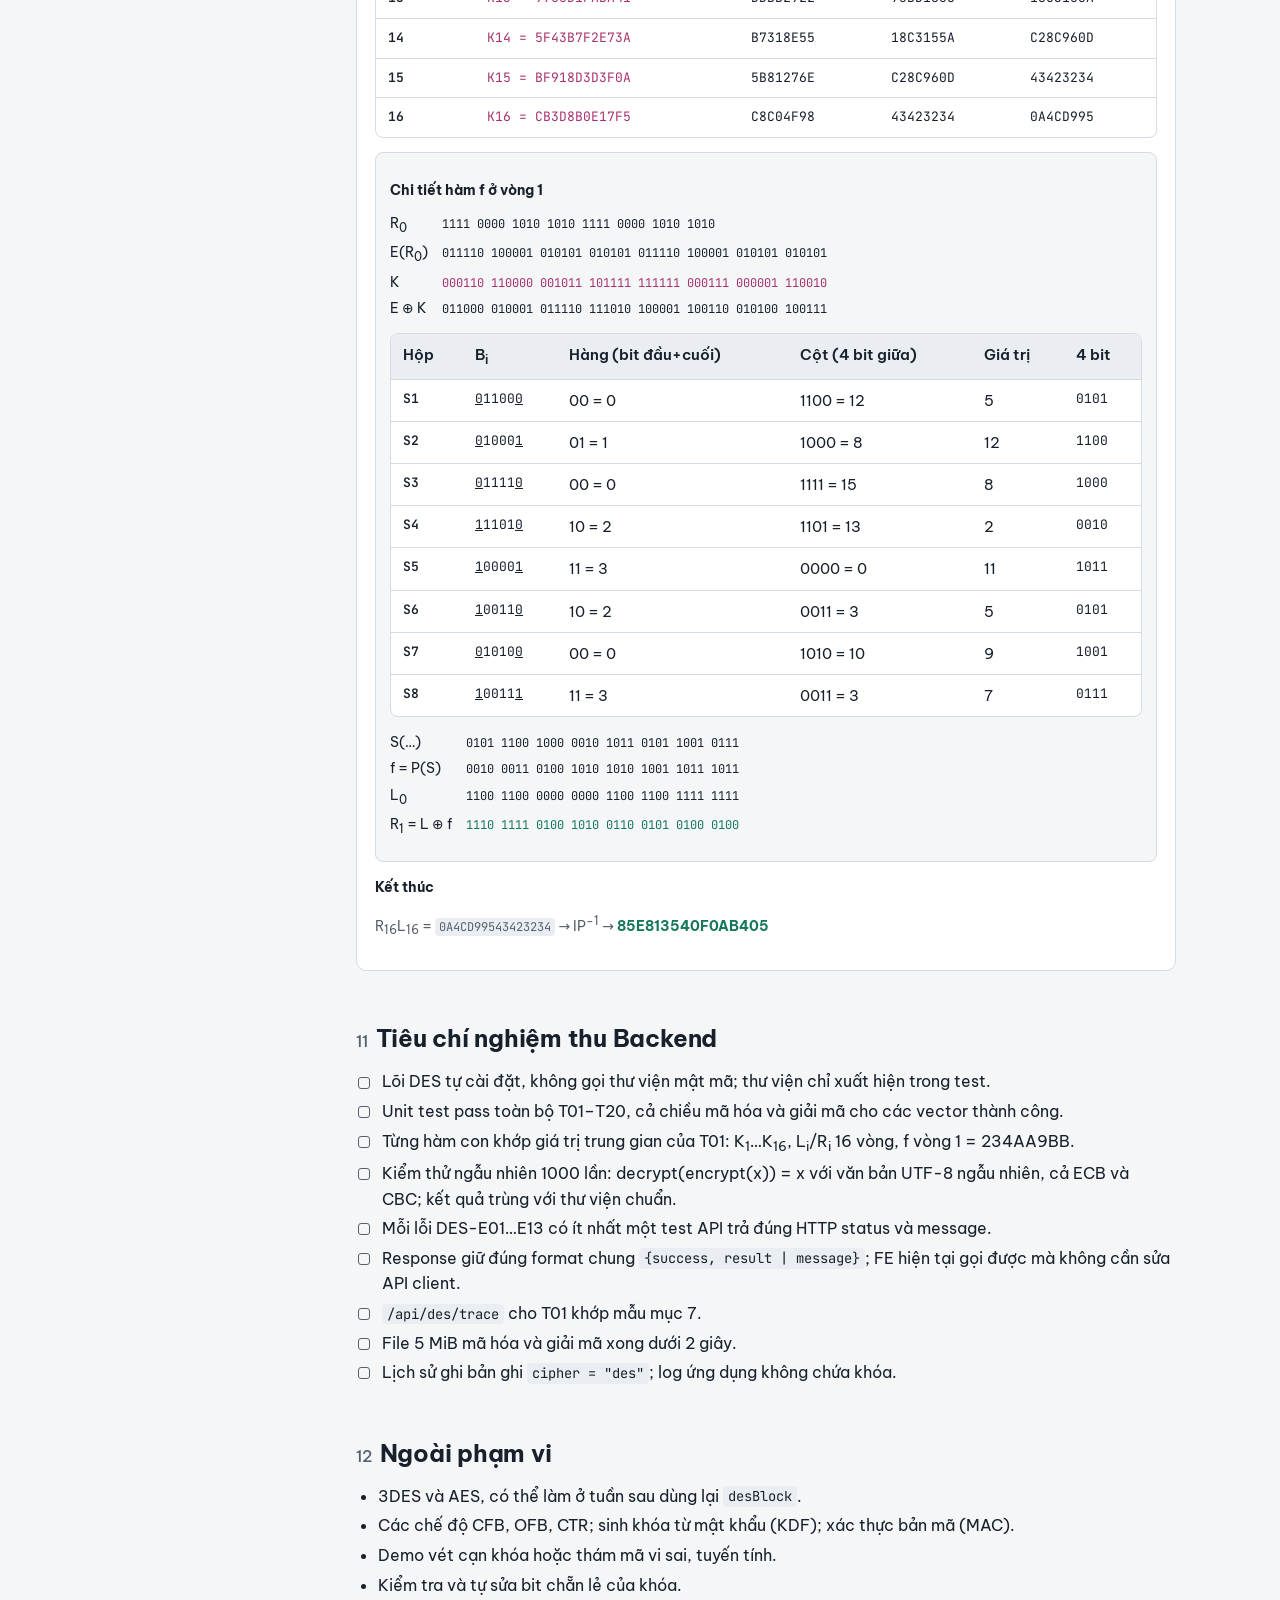
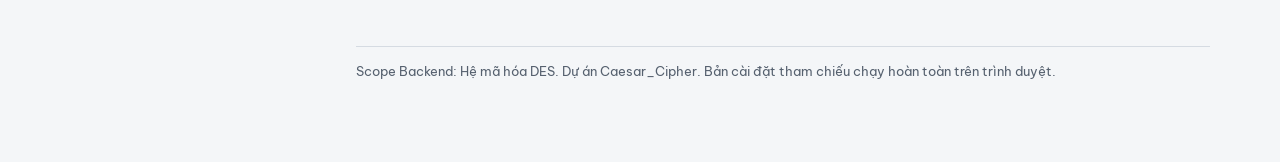
<file: Scope Backend_ Hệ mã hóa DES.html>
<!DOCTYPE html>
<html lang="vi">
<head>
<meta charset="utf-8">
<meta name="viewport" content="width=device-width, initial-scale=1, viewport-fit=cover">
<title>Scope Backend: Hệ mã hóa DES</title>
<link rel="preconnect" href="https://fonts.googleapis.com">
<link rel="preconnect" href="https://fonts.gstatic.com" crossorigin>
<link href="https://fonts.googleapis.com/css2?family=Be+Vietnam+Pro:wght@400;500;600;700&family=JetBrains+Mono:wght@400;600&display=swap" rel="stylesheet">
<style>
:root{
  --bg:#F4F6F8; --surface:#FFFFFF; --ink:#17202B; --muted:#56616F; --rule:#D5DBE2; --soft:#EAEEF2;
  --plain:#1D5FA8; --key:#A8326E; --cipher:#16775A; --err:#B42318; --warn:#9A5B06;
  --plain-bg:#E6EFF9; --key-bg:#F7E6EE; --cipher-bg:#E3F2EC; --err-bg:#FBE9E7; --warn-bg:#FBF1DF;
  --sans:"Be Vietnam Pro",system-ui,-apple-system,"Segoe UI",Roboto,Arial,sans-serif;
  --mono:"JetBrains Mono",ui-monospace,SFMono-Regular,Menlo,Consolas,monospace;
  box-sizing:border-box;
  padding-top:env(safe-area-inset-top,0px);
  padding-bottom:env(safe-area-inset-bottom,0px);
}
@media (prefers-color-scheme:dark){
  :root:not([data-theme="light"]){
    --bg:#10161D; --surface:#18212B; --ink:#E6EBF0; --muted:#9AA6B3; --rule:#2C3845; --soft:#1F2A35;
    --plain:#7DB3EE; --key:#EE8DBC; --cipher:#6FD1A8; --err:#FF8A7A; --warn:#F2B558;
    --plain-bg:#15293E; --key-bg:#351A28; --cipher-bg:#123126; --err-bg:#3A1A17; --warn-bg:#35270F;
  }
}
:root[data-theme="dark"]{
  --bg:#10161D; --surface:#18212B; --ink:#E6EBF0; --muted:#9AA6B3; --rule:#2C3845; --soft:#1F2A35;
  --plain:#7DB3EE; --key:#EE8DBC; --cipher:#6FD1A8; --err:#FF8A7A; --warn:#F2B558;
  --plain-bg:#15293E; --key-bg:#351A28; --cipher-bg:#123126; --err-bg:#3A1A17; --warn-bg:#35270F;
}
*,*::before,*::after{box-sizing:inherit}
html{scroll-padding-top:calc(env(safe-area-inset-top,0px) + 16px);scroll-behavior:smooth}
@media (prefers-reduced-motion:reduce){html{scroll-behavior:auto}}
body{margin:0;background:var(--bg);color:var(--ink);font-family:var(--sans);font-size:16px;line-height:1.6;-webkit-font-smoothing:antialiased}
a{color:var(--plain)}
:focus-visible{outline:2px solid var(--plain);outline-offset:2px}
code,pre,.mono{font-family:var(--mono);font-size:.86em}
code{background:var(--soft);padding:.1em .35em;border-radius:4px}

.layout{display:grid;grid-template-columns:1fr;max-width:1180px;margin:0 auto;padding:0 20px}
@media (min-width:980px){.layout{grid-template-columns:230px minmax(0,1fr);gap:56px}}

nav.toc{display:none}
@media (min-width:980px){
  nav.toc{display:block;position:sticky;top:env(safe-area-inset-top,0px);align-self:start;padding:40px 0;max-height:100vh;overflow:auto}
}
nav.toc p{margin:0 0 10px;font-weight:600;font-size:14px}
nav.toc ol{list-style:none;margin:0;padding:0;counter-reset:t}
nav.toc li{counter-increment:t}
nav.toc a{display:block;padding:5px 0 5px 12px;border-left:2px solid var(--rule);color:var(--muted);text-decoration:none;font-size:14px;line-height:1.35}
nav.toc a::before{content:counter(t)". ";font-variant-numeric:tabular-nums}
nav.toc a:hover{color:var(--ink);border-left-color:var(--ink)}

main{min-width:0;padding:40px 0 80px}
header.doc{border-bottom:1px solid var(--rule);padding-bottom:28px;margin-bottom:12px}
header.doc h1{font-size:clamp(30px,5vw,44px);line-height:1.1;letter-spacing:-.02em;margin:0 0 14px;font-weight:700}
header.doc .lede{max-width:64ch;color:var(--muted);margin:0 0 22px;font-size:17px}
.formula-strip{display:flex;flex-wrap:wrap;gap:10px 22px;font-family:var(--mono);font-size:15px;margin-bottom:22px}
.formula-strip span b{font-weight:600}
.meta{display:grid;grid-template-columns:repeat(auto-fit,minmax(150px,1fr));gap:12px 24px;margin:0}
.meta div{border-top:2px solid var(--ink);padding-top:6px}
.meta dt{font-size:13px;color:var(--muted)}
.meta dd{margin:0;font-weight:600}

.p{color:var(--plain)} .k{color:var(--key)} .c{color:var(--cipher)}

section{padding-top:36px;max-width:820px}
section h2{font-size:24px;letter-spacing:-.01em;margin:0 0 6px;line-height:1.25}
section h2 small{color:var(--muted);font-weight:500;font-size:16px;margin-right:8px;font-variant-numeric:tabular-nums}
section h3{font-size:17px;margin:26px 0 6px}
section p,section li{max-width:72ch}
ul,ol{padding-left:22px}
li{margin:4px 0}

.tbl{overflow-x:auto;margin:14px 0;border:1px solid var(--rule);border-radius:8px;background:var(--surface)}
table{border-collapse:collapse;width:100%;font-size:14.5px}
th,td{text-align:left;vertical-align:top;padding:9px 12px;border-bottom:1px solid var(--rule)}
th{font-weight:600;background:var(--soft);white-space:nowrap}
tr:last-child td{border-bottom:0}
td.id{font-family:var(--mono);font-size:13px;white-space:nowrap;font-weight:600}
.pri{display:inline-block;font-size:12px;font-weight:600;padding:1px 8px;border-radius:999px;white-space:nowrap}
.pri.must{background:var(--err-bg);color:var(--err)}
.pri.should{background:var(--warn-bg);color:var(--warn)}
.pri.nice{background:var(--soft);color:var(--muted)}

pre{background:var(--surface);border:1px solid var(--rule);border-radius:8px;padding:14px 16px;overflow-x:auto;line-height:1.55;margin:12px 0}
pre .cm{color:var(--muted)}

.flow{list-style:none;padding:0;margin:16px 0;counter-reset:f}
.flow li{counter-increment:f;position:relative;padding:10px 0 10px 46px;border-left:2px solid var(--rule);margin:0 0 0 14px;max-width:none}
.flow li::before{content:counter(f);position:absolute;left:-15px;top:9px;width:28px;height:28px;border-radius:50%;background:var(--ink);color:var(--bg);font-size:13px;font-weight:600;display:grid;place-items:center}
.flow li:last-child{border-left-color:transparent}
.flow b{display:block}

.note{border-left:3px solid var(--warn);background:var(--warn-bg);padding:10px 14px;border-radius:0 6px 6px 0;margin:14px 0}

/* Lab */
.lab{background:var(--surface);border:1px solid var(--rule);border-radius:10px;margin:16px 0;overflow:hidden}
.lab-grid{display:grid;grid-template-columns:1fr}
@media (min-width:720px){.lab-grid{grid-template-columns:1fr 1fr}}
.pane{padding:16px 18px;min-width:0}
.pane + .pane{border-top:1px solid var(--rule)}
@media (min-width:720px){.pane + .pane{border-top:0;border-left:1px solid var(--rule)}}
.pane h4{margin:0 0 8px;font-size:14px;font-weight:600}
.pane h4.p,.pane h4.k,.pane h4.c{display:flex;align-items:center;gap:8px}
.dot{width:9px;height:9px;border-radius:50%;background:currentColor;display:inline-block}
textarea{width:100%;min-height:92px;resize:vertical;font-family:var(--mono);font-size:14px;padding:10px;border:1px solid var(--rule);border-radius:6px;background:var(--bg);color:var(--ink)}
.row{display:flex;flex-wrap:wrap;gap:8px;align-items:center;margin:10px 0}
select,button{font-family:var(--sans);font-size:14px;border:1px solid var(--rule);border-radius:6px;padding:6px 10px;background:var(--bg);color:var(--ink);cursor:pointer}
button.primary{background:var(--ink);color:var(--bg);border-color:var(--ink);font-weight:600}
.matrix{display:inline-grid;gap:6px;padding:8px 10px;border-left:2px solid var(--key);border-right:2px solid var(--key);border-radius:6px}
.matrix input{width:48px;padding:6px 4px;text-align:center;font-family:var(--mono);font-size:15px;border:1px solid var(--rule);border-radius:5px;background:var(--key-bg);color:var(--ink)}
.status{font-size:14px;padding:8px 12px;border-radius:6px;margin-top:10px}
.status.ok{background:var(--cipher-bg);color:var(--cipher)}
.status.bad{background:var(--err-bg);color:var(--err)}
.out{font-family:var(--mono);font-size:15px;background:var(--cipher-bg);color:var(--ink);border-radius:6px;padding:10px;min-height:44px;word-break:break-all;white-space:pre-wrap}
.steps{font-family:var(--mono);font-size:12.5px;color:var(--muted);margin-top:10px;max-height:160px;overflow:auto;white-space:pre}
.warnline{font-size:13px;color:var(--warn);margin-top:6px}
.mini{display:flex;flex-wrap:wrap;gap:18px;margin-top:10px;font-family:var(--mono);font-size:13px}
.mini .lbl{font-family:var(--sans);color:var(--muted);font-size:12px;display:block}
.m-inline{display:inline-grid;gap:2px 10px;border-left:1.5px solid var(--muted);border-right:1.5px solid var(--muted);padding:2px 6px;border-radius:4px}

.ac li{list-style:none;position:relative;padding-left:4px}
.ac{padding-left:22px}
.ac li::before{content:"";position:absolute;left:-20px;top:.45em;width:12px;height:12px;border:1.5px solid var(--muted);border-radius:3px}
footer{margin-top:48px;color:var(--muted);font-size:13px;border-top:1px solid var(--rule);padding-top:14px}

.small{font-size:14px;color:var(--muted)}
.mono{font-family:var(--mono);font-size:13px}
.ptab{display:inline-block;margin:6px 18px 10px 0;vertical-align:top}
.ptab .cap{font-size:13px;font-weight:600;margin-bottom:4px}
.ptab table{border-collapse:collapse;font-family:var(--mono);font-size:12.5px;width:auto;background:var(--surface)}
.ptab td{border:1px solid var(--rule);padding:3px 6px;text-align:right;min-width:26px}
.sgrid{display:grid;grid-template-columns:1fr;gap:12px}
@media (min-width:760px){.sgrid{grid-template-columns:1fr 1fr}}
.sbox table{border-collapse:collapse;font-family:var(--mono);font-size:11.5px;width:100%;background:var(--surface)}
.sbox th,.sbox td{border:1px solid var(--rule);padding:2px 3px;text-align:center;white-space:nowrap}
.sbox th{background:var(--soft);font-weight:600}
.sbox .cap{font-size:13px;font-weight:600;margin:0 0 4px}
.k{color:var(--key)} .c{color:var(--cipher)} .p{color:var(--plain)}
.kv{display:grid;grid-template-columns:max-content minmax(0,1fr);gap:4px 14px;align-items:baseline;margin:10px 0;font-size:14px}
.kv code{background:none;padding:0;word-break:break-all}
.fbox{border:1px solid var(--rule);border-radius:8px;padding:12px 14px;margin:12px 0;background:var(--bg)}
.fbox h4,.lab h4{margin:14px 0 6px;font-size:14px}
table.rounds tr[data-i]{cursor:pointer}
table.rounds tr[data-i]:hover td{background:var(--soft)}
table.rounds tr.sel td{background:var(--plain-bg)}
.answer{border:1px solid var(--cipher);background:var(--cipher-bg);border-radius:8px;padding:12px 16px;margin:14px 0;font-size:17px}
.answer code{background:none;font-size:1em;font-weight:600;color:var(--cipher)}
.diagram{background:var(--surface);border:1px solid var(--rule);border-radius:10px;padding:10px;margin:16px 0}
.diagram svg{display:block;width:100%;height:auto}
.diagram .kbox{fill:var(--key-bg);stroke:var(--key)}
.diagram .dbox{fill:var(--plain-bg);stroke:var(--plain)}
.diagram .t1{fill:var(--ink);font:600 14px var(--sans)}
.diagram .t2{fill:var(--muted);font:400 12px var(--sans)}
.diagram .ln{stroke:var(--muted);fill:none;stroke-width:1.2}
.diagram .ah{fill:var(--muted)}
input.txt{font-family:var(--mono);font-size:14px;padding:8px 10px;border:1px solid var(--rule);border-radius:6px;background:var(--bg);color:var(--ink);width:100%}
label.f{display:block;font-size:13px;color:var(--muted);margin:10px 0 4px}
.lab .pane{padding:16px 18px}
.tracebox{padding:0 18px 16px;border-top:1px solid var(--rule)}
.tracebox:empty{display:none}
.tracebox td.mono{white-space:nowrap}
td.mono{word-break:break-all}
td.mono.k{white-space:nowrap;word-break:normal}

</style>
</head>
<body>
<div class="layout">
<nav class="toc" aria-label="Mục lục">
  <p>Mục lục</p>
  <ol>
    <li><a href="#muc-tieu">Mục tiêu Backend</a></li>
    <li><a href="#quy-uoc">Thông số và quy ước</a></li>
    <li><a href="#thuat-toan">Đặc tả thuật toán</a></li>
    <li><a href="#luong">Luồng xử lý</a></li>
    <li><a href="#quy-tac">Quy tắc và trường hợp đặc biệt</a></li>
    <li><a href="#loi">Lỗi và cảnh báo</a></li>
    <li><a href="#api">API contract</a></li>
    <li><a href="#task">Task Backend</a></li>
    <li><a href="#test">Bộ test vector</a></li>
    <li><a href="#tham-chieu">Bản cài đặt tham chiếu</a></li>
    <li><a href="#nghiem-thu">Tiêu chí nghiệm thu Backend</a></li>
    <li><a href="#ngoai">Ngoài phạm vi</a></li>
  </ol>
</nav>
<main>
<header class="doc">
<h1>Scope Backend: Hệ mã hóa DES</h1>
<p class="lede">Lõi thuật toán, logic xử lý và API cho feature DES. Contract bám theo các cipher đã có trong backend (Caesar, Vigenère, Playfair, Affine, Columnar). FE dùng tài liệu này làm hợp đồng dữ liệu; lý thuyết chi tiết nằm ở tài liệu “Hệ mã hóa DES: thuật toán và logic”.</p>
<div class="formula-strip"><span>L<sub>i</sub> = R<sub>i−1</sub></span><span>R<sub>i</sub> = L<sub>i−1</sub> ⊕ P(S(E(R<sub>i−1</sub>) ⊕ K<sub>i</sub>))</span><span>C = IP<sup>−1</sup>(R<sub>16</sub>L<sub>16</sub>)</span></div>
<dl class="meta"><div><dt>Dự án</dt><dd>Caesar_Cipher</dd></div><div><dt>Phần</dt><dd>Backend</dd></div><div><dt>Route</dt><dd>/api/des/*</dd></div><div><dt>Phụ thuộc</dt><dd>Không phụ thuộc FE</dd></div></dl>
</header>

<section id="muc-tieu"><h2><small>1</small>Mục tiêu Backend</h2>
<p>Cài đặt DES theo đúng chuẩn trong bài giảng (khối 64 bit, khóa 64 bit, 16 vòng), mở rộng cho văn bản dài bằng chế độ ECB và padding PKCS#7, cung cấp API mã hóa, giải mã, xử lý file và trace từng bước. BE là nguồn đúng cho mọi kết quả mật mã; FE chỉ kiểm tra định dạng đầu vào.</p>
<p><b>Không được dùng thư viện mật mã có sẵn</b> cho lõi DES, vì mục tiêu môn học là cài đặt thuật toán. Thư viện chuẩn chỉ dùng trong test để đối chiếu kết quả.</p>
<div class="tbl"><table><thead><tr><th>Yêu cầu dự án</th><th>Phần việc của BE</th></tr></thead><tbody>
<tr><td>Có giao diện</td><td>Trả kết quả và dữ liệu trace (khóa con, 16 vòng, hàm f) để FE hiển thị từng bước.</td></tr>
<tr><td>Đầu vào từ file hoặc bàn phím</td><td>Nhận text qua JSON hoặc file .txt qua multipart, tối đa 5 MiB.</td></tr>
<tr><td>Mã hóa và giải mã</td><td>Theo đặc tả mục 3; một khối hex (đúng bài tập) hoặc văn bản UTF-8 nhiều khối.</td></tr>
<tr><td>Bắt lỗi và thông báo</td><td>Trả lỗi theo mục 6 với message tiếng Việt, cảnh báo trong mảng <code>warnings</code>.</td></tr>
</tbody></table></div>
</section>

<section id="quy-uoc"><h2><small>2</small>Thông số và quy ước</h2>
<div class="tbl"><table><thead><tr><th>Mục</th><th>Quy ước</th></tr></thead><tbody>
<tr><td>Khối</td><td>64 bit. Bit 1 là bit cao nhất của ký tự hex đầu tiên (bit trái nhất).</td></tr>
<tr><td>Khóa</td><td>Đúng 16 ký tự hex (64 bit), không phân biệt hoa thường; khoảng trắng bên trong được bỏ qua. 8 bit chẵn lẻ (bit 8, 16, …, 64) bị PC-1 loại và <b>không được kiểm tra</b>, vì khóa trên slide như 10012334455EFA67 không đúng parity.</td></tr>
<tr><td>Đầu vào mã hóa</td><td><code>inputFormat = "text"</code> (mặc định): chuỗi UTF-8, luôn đệm PKCS#7. <code>inputFormat = "hex"</code>: chuỗi hex có độ dài bội của 16, <b>không đệm</b>; đây là chế độ để làm bài tập một khối.</td></tr>
<tr><td>Đầu ra mã hóa</td><td>Chuỗi hex in hoa, không có khoảng trắng.</td></tr>
<tr><td>Đầu ra giải mã</td><td><code>outputFormat = "text"</code> (mặc định): gỡ PKCS#7 rồi giải mã UTF-8. <code>outputFormat = "hex"</code>: trả nguyên byte dạng hex, không gỡ padding.</td></tr>
<tr><td>Chế độ</td><td><code>mode = "ECB"</code> (mặc định). <code>"CBC"</code> kèm <code>iv</code> 16 hex là phần tùy chọn.</td></tr>
<tr><td>Padding PKCS#7</td><td>Thêm n byte giá trị n (1 ≤ n ≤ 8) để đủ bội 8 byte. Dữ liệu đã đủ bội 8 vẫn thêm nguyên 1 khối <code>0808080808080808</code>.</td></tr>
</tbody></table></div>
<div class="note">Hai cặp tham số phải đi đôi: mã hóa với <code>inputFormat = hex</code> thì giải mã với <code>outputFormat = hex</code>; mã hóa văn bản thì giải mã với <code>outputFormat = text</code>. Trộn lẫn sẽ gây DES-E07.</div>
</section>

<section id="thuat-toan"><h2><small>3</small>Đặc tả thuật toán</h2>
<p>Pseudocode độc lập ngôn ngữ. Bit được biểu diễn bằng mảng 0/1 đánh số từ 1 như trong bảng; khi cài đặt có thể dùng số nguyên 64 bit và phép dịch, miễn là cho kết quả giống hệt bộ test.</p>
<pre><span class="cm">// 3.1 Tiện ích</span>
permute(bits, table)  = [ bits[table[i]] for i in 1..len(table) ]
rotateLeft(half, n)   = half[n+1..28] + half[1..n]
<span class="cm">// 3.2 Sinh khóa con</span>
keySchedule(key64):
  k56 = permute(key64, PC1)              <span class="cm">// 56 bit, đã bỏ bit chẵn lẻ</span>
  C = k56[1..28]; D = k56[29..56]
  for n in 1..16:
    C = rotateLeft(C, LS[n]); D = rotateLeft(D, LS[n])
    K[n] = permute(C + D, PC2)           <span class="cm">// 48 bit</span>
  return K
<span class="cm">// 3.3 Hàm f</span>
f(R32, K48):
  x = permute(R32, E) XOR K48            <span class="cm">// 48 bit</span>
  out = []
  for i in 1..8:
    B   = x[6i-5 .. 6i]
    row = 2·B[1] + B[6]                  <span class="cm">// bit đầu + bit cuối</span>
    col = 8·B[2] + 4·B[3] + 2·B[4] + B[5]  <span class="cm">// 4 bit giữa</span>
    out += to4bits(S[i][row][col])
  return permute(out, P)                 <span class="cm">// 32 bit</span>
<span class="cm">// 3.4 Một khối</span>
desBlock(block64, K, decrypt):
  keys = decrypt ? reverse(K) : K
  t = permute(block64, IP); L = t[1..32]; R = t[33..64]
  for i in 1..16:
    (L, R) = (R, L XOR f(R, keys[i]))
  return permute(R + L, IP_INV)          <span class="cm">// chú ý: R16 đứng trước</span>
<span class="cm">// 3.5 Nhiều khối</span>
encrypt(text, key, opts):
  K = keySchedule(parseKey(key))
  data = opts.inputFormat == "hex" ? parseHex(text) : pkcs7Pad(utf8(text))
  return hex( ECB/CBC(desBlock(·, K, false), data, opts.iv) )
decrypt(cipherHex, key, opts):
  K = keySchedule(parseKey(key))
  data = ECB/CBC(desBlock(·, K, true), parseHex(cipherHex), opts.iv)
  if opts.outputFormat == "hex": return hex(data)
  return utf8Decode(pkcs7Unpad(data))    <span class="cm">// DES-E07, DES-E08</span>
<span class="cm">// CBC: mã hóa  C_i = E(P_i XOR C_(i-1)), C_0 = IV
//      giải mã P_i = D(C_i) XOR C_(i-1)</span></pre>
<p class="small">Độ phức tạp O(n) theo số khối. Có thể tối ưu bằng bảng tra kết hợp S-box và P (SP-box) sau khi đã pass toàn bộ test vector, nhưng không bắt buộc.</p>
</section>

<section id="luong"><h2><small>4</small>Luồng xử lý</h2>
<ol class="flow">
<li><b>Nhận request</b>JSON (<code>/encrypt</code>, <code>/decrypt</code>, <code>/trace</code>) hoặc multipart (<code>/file</code>). Kiểm tra kích thước ≤ 5 MiB (DES-E12) và giá trị tham số (DES-E10).</li>
<li><b>Chuẩn hóa và kiểm tra khóa</b>Bỏ khoảng trắng, kiểm tra hex (DES-E03) và độ dài 16 (DES-E04). Đối chiếu danh sách khóa yếu và nửa yếu sau khi xóa bit chẵn lẻ (W01, W02).</li>
<li><b>Chuẩn bị dữ liệu</b>Mã hóa văn bản: rỗng thì DES-E01, mã UTF-8 rồi đệm PKCS#7. Dữ liệu hex: bỏ khoảng trắng và xuống dòng, kiểm tra ký tự (DES-E05) và độ dài bội 16 (DES-E06).</li>
<li><b>Sinh 16 khóa con</b>Một lần cho mỗi request, dùng cho mọi khối.</li>
<li><b>Xử lý từng khối</b>ECB hoặc CBC; giải mã dùng khóa con theo thứ tự đảo.</li>
<li><b>Hậu xử lý</b>Mã hóa: xuất hex in hoa, kiểm tra khối lặp trong ECB (W03). Giải mã sang text: gỡ padding (DES-E07), giải mã UTF-8 (DES-E08).</li>
<li><b>Trả kết quả và ghi lịch sử</b><code>{"success": true, "result": …, "warnings": [...]}</code>. Ghi một bản ghi lịch sử với <code>cipher = "des"</code> theo cơ chế hiện có.</li>
</ol>
</section>

<section id="quy-tac"><h2><small>5</small>Quy tắc và trường hợp đặc biệt</h2>
<div class="tbl"><table><thead><tr><th>Tình huống</th><th>Xử lý</th></tr></thead><tbody>
<tr><td>Khóa có chữ thường hoặc có khoảng trắng (<code>1334 5779 9bbc dff1</code>)</td><td>Hợp lệ: bỏ khoảng trắng, đổi sang chữ hoa.</td></tr>
<tr><td>Khóa sai bit chẵn lẻ</td><td>Hợp lệ, không cảnh báo. Hai khóa chỉ khác bit chẵn lẻ cho cùng kết quả (T03).</td></tr>
<tr><td>Văn bản tiếng Việt có dấu, emoji</td><td>Mã hóa dạng byte UTF-8, không cần bỏ dấu. Giải mã trả lại đúng chuỗi gốc (T08).</td></tr>
<tr><td>Văn bản dài đúng bội 8 byte</td><td>Vẫn thêm 1 khối padding (T09).</td></tr>
<tr><td>Bản mã hex có khoảng trắng, xuống dòng, chữ thường</td><td>Bỏ khoảng trắng, chấp nhận chữ thường.</td></tr>
<tr><td>Giải mã sai khóa sang text</td><td>Thường gây DES-E07 hoặc DES-E08. Không bao giờ trả chuỗi rác cho FE.</td></tr>
<tr><td>Khóa yếu, nửa yếu</td><td>Vẫn mã hóa, kèm W01 hoặc W02.</td></tr>
<tr><td>ECB với khối rõ lặp lại</td><td>Vẫn trả kết quả, kèm W03.</td></tr>
<tr><td>Trace</td><td>Chỉ cho đúng 1 khối 16 hex, không padding (DES-E13 nếu khác).</td></tr>
<tr><td>Ghi log</td><td>Không ghi khóa và văn bản gốc vào log ứng dụng.</td></tr>
</tbody></table></div>
</section>

<section id="loi"><h2><small>6</small>Lỗi và cảnh báo</h2>
<p>Định dạng lỗi giữ nguyên như các cipher hiện có: <code>{"success": false, "message": "…"}</code>. Mã DES-Exx chỉ dùng để đặt tên test và log, không gửi trong response; FE hiển thị nguyên <code>message</code>. Cảnh báo không chặn kết quả, trả trong mảng <code>warnings</code> (trường bổ sung, FE cũ bỏ qua vẫn chạy).</p>
<div class="tbl"><table><thead><tr><th>Mã</th><th>HTTP</th><th>Khi nào</th><th>message</th></tr></thead><tbody>
<tr><td class="id">DES-E01</td><td>400</td><td>Văn bản đầu vào rỗng</td><td>Nhập văn bản hoặc tải file .txt để bắt đầu.</td></tr><tr><td class="id">DES-E02</td><td>400</td><td>Không gửi khóa hoặc khóa rỗng</td><td>Thiếu khóa. Khóa DES gồm 16 ký tự hex (64 bit).</td></tr><tr><td class="id">DES-E03</td><td>400</td><td>Khóa có ký tự ngoài 0–9, A–F</td><td>Khóa chỉ được chứa ký tự hex 0–9, A–F.</td></tr><tr><td class="id">DES-E04</td><td>400</td><td>Khóa không đủ 16 ký tự hex</td><td>Khóa phải đúng 16 ký tự hex (64 bit), hiện có {n}.</td></tr><tr><td class="id">DES-E05</td><td>400</td><td>Dữ liệu hex (bản rõ hex hoặc bản mã) có ký tự không hợp lệ</td><td>Bản mã chỉ được chứa ký tự hex 0–9, A–F.</td></tr><tr><td class="id">DES-E06</td><td>400</td><td>Độ dài hex không phải bội của 16</td><td>Bản mã phải có độ dài là bội của 16 ký tự hex (64 bit), hiện có {n}.</td></tr><tr><td class="id">DES-E07</td><td>400</td><td>Giải mã sang text nhưng padding PKCS#7 sai</td><td>Padding không hợp lệ: sai khóa hoặc bản mã bị hỏng.</td></tr><tr><td class="id">DES-E08</td><td>400</td><td>Giải mã ra byte không phải UTF-8</td><td>Kết quả giải mã không phải văn bản UTF-8 hợp lệ. Thử outputFormat = hex.</td></tr><tr><td class="id">DES-E09</td><td>400</td><td>Chế độ CBC mà thiếu IV hoặc IV không phải 16 hex</td><td>IV phải đúng 16 ký tự hex khi dùng chế độ CBC.</td></tr><tr><td class="id">DES-E10</td><td>400</td><td>mode, inputFormat, outputFormat hoặc action không thuộc giá trị cho phép</td><td>Tham số {name} không hợp lệ.</td></tr><tr><td class="id">DES-E11</td><td>400</td><td>File rỗng, không phải .txt hoặc không đọc được UTF-8</td><td>Chỉ hỗ trợ file .txt mã hóa UTF-8, không rỗng.</td></tr><tr><td class="id">DES-E12</td><td>413</td><td>File hoặc văn bản lớn hơn 5 MiB</td><td>Dữ liệu vượt quá 5 MiB.</td></tr><tr><td class="id">DES-E13</td><td>400</td><td>Gọi /trace với dữ liệu không phải đúng 1 khối hex</td><td>Trace chỉ áp dụng cho đúng 1 khối 16 ký tự hex.</td></tr>
</tbody></table></div>
<div class="tbl"><table><thead><tr><th>Mã</th><th>Khi nào</th><th>Nội dung trong warnings</th></tr></thead><tbody>
<tr><td class="id">W01</td><td>Khóa thuộc 4 khóa yếu (so sánh sau khi bỏ bit chẵn lẻ)</td><td>Khóa yếu: mã hóa hai lần sẽ trả lại bản rõ. Không nên dùng.</td></tr><tr><td class="id">W02</td><td>Khóa thuộc 12 khóa nửa yếu</td><td>Khóa nửa yếu: tồn tại khóa khác giải mã được bản mã của khóa này.</td></tr><tr><td class="id">W03</td><td>Chế độ ECB và bản mã có ít nhất hai khối giống nhau</td><td>Chế độ ECB: có khối bản mã lặp lại, lộ cấu trúc bản rõ. Cân nhắc dùng CBC.</td></tr>
</tbody></table></div>
<p class="small">Khóa yếu: 0101010101010101, FEFEFEFEFEFEFEFE, E0E0E0E0F1F1F1F1, 1F1F1F1F0E0E0E0E. Khóa nửa yếu (6 cặp): 011F011F010E010E / 1F011F010E010E01, 01E001E001F101F1 / E001E001F101F101, 01FE01FE01FE01FE / FE01FE01FE01FE01, 1FE01FE00EF10EF1 / E01FE01FF10EF10E, 1FFE1FFE0EFE0EFE / FE1FFE1FFE0EFE0E, E0FEE0FEF1FEF1FE / FEE0FEE0FEF1FEF1. So sánh sau khi xóa bit cuối mỗi byte, nên 0000000000000000 cũng là khóa yếu.</p>
</section>

<section id="api"><h2><small>7</small>API contract</h2>
<div class="tbl"><table><thead><tr><th>Method</th><th>Endpoint</th><th>Mục đích</th></tr></thead><tbody>
<tr><td>POST</td><td><code>/api/des/encrypt</code></td><td>Mã hóa văn bản hoặc khối hex</td></tr>
<tr><td>POST</td><td><code>/api/des/decrypt</code></td><td>Giải mã bản mã hex</td></tr>
<tr><td>POST</td><td><code>/api/des/file</code></td><td>Mã hóa/giải mã file .txt (multipart)</td></tr>
<tr><td>POST</td><td><code>/api/des/trace</code></td><td>Trả mọi giá trị trung gian của một khối</td></tr>
<tr><td>GET</td><td><code>/api/history?cipher=des</code></td><td>Dùng endpoint lịch sử chung</td></tr>
</tbody></table></div>
<pre><span class="cm">// POST /api/des/encrypt — request</span>
{
  "text": "0123456789ABCDEF",
  "key": "133457799BBCDFF1",
  "inputFormat": "hex",        <span class="cm">// "text" (mặc định) | "hex"</span>
  "mode": "ECB",               <span class="cm">// "ECB" (mặc định) | "CBC"</span>
  "iv": null                   <span class="cm">// bắt buộc khi mode = "CBC"</span>
}
<span class="cm">// 200</span>
{ "success": true, "result": "85E813540F0AB405", "warnings": [] }

<span class="cm">// POST /api/des/decrypt — request</span>
{
  "text": "B1CA74BB3514268701A9ACC3E4E69FAA",
  "key": "133457799BBCDFF1",
  "outputFormat": "text"       <span class="cm">// "text" (mặc định) | "hex"</span>
}
<span class="cm">// 200</span>
{ "success": true, "result": "Hello World", "warnings": [] }

<span class="cm">// 400 — lỗi</span>
{ "success": false, "message": "Khóa phải đúng 16 ký tự hex (64 bit), hiện có 8." }</pre>
<h3>POST /api/des/file</h3>
<ul><li>Multipart: <code>file</code> (.txt, UTF-8, ≤ 5 MiB), <code>key</code>, <code>action = encrypt | decrypt</code>, <code>mode</code>, <code>iv</code>, <code>response_mode = content | file</code>.</li>
<li><code>action = encrypt</code>: nội dung file là văn bản, luôn theo <code>inputFormat = text</code>. Kết quả là chuỗi hex; với <code>response_mode = file</code> trả file <code>&lt;tên&gt;.des.txt</code>.</li>
<li><code>action = decrypt</code>: nội dung file là chuỗi hex (cho phép xuống dòng), luôn theo <code>outputFormat = text</code>. File trả về <code>&lt;tên&gt;.decrypted.txt</code>.</li>
<li>Giống các cipher khác: FE gọi <code>content</code> để xem trước, rồi gọi <code>file</code> để tải, tên file lấy từ <code>Content-Disposition</code>.</li></ul>
<h3>POST /api/des/trace</h3>
<p>Request: <code>{"block": "0123456789ABCDEF", "key": "133457799BBCDFF1", "operation": "encrypt"}</code>. Mọi giá trị là hex in hoa. Response mẫu cho T01:</p>
<pre>{
  "success": true,
  "result": "85E813540F0AB405",
  "trace": {
    "operation": "encrypt",
    "input": "0123456789ABCDEF",
    "key": "133457799BBCDFF1",
    "pc1": "F0CCAAF556678F",                 <span class="cm">// 56 bit = 14 hex</span>
    "subkeys": [
      { "n": 1, "shift": 1, "c": "E19955F", "d": "AACCF1E", "k": "1B02EFFC7072" },
      <span class="cm">// … n = 2 → 16; c, d là 28 bit = 7 hex; k là 48 bit = 12 hex</span>
    ],
    "ip": "CC00CCFFF0AAF0AA",
    "l0": "CC00CCFF", "r0": "F0AAF0AA",
    "rounds": [
      { "n": 1, "subkey": 1,
        "expansion": "7A15557A1555", "xorKey": "6117BA866527",
        "sbox": [{"row":0,"col":12,"value":5}, {"row":1,"col":8,"value":12}, <span class="cm">… 8 phần tử</span>],
        "sboxOutput": "5C82B597", "f": "234AA9BB",
        "l": "F0AAF0AA", "r": "EF4A6544" },
      <span class="cm">// … vòng 2 → 16</span>
    ],
    "preOutput": "0A4CD99543423234"    <span class="cm">// R16L16</span>
  }
}</pre>
<p class="small">Với <code>operation = "decrypt"</code>, <code>rounds[i].subkey</code> là số thứ tự khóa con được dùng (16 → 1), để FE hiển thị đúng thứ tự đảo.</p>
</section>

<section id="task"><h2><small>8</small>Task Backend</h2>
<div class="tbl"><table><thead><tr><th>ID</th><th>Nội dung</th><th>Định nghĩa hoàn thành</th><th>Ưu tiên</th></tr></thead><tbody>
<tr><td class="id">BE-D01</td><td>Hằng số và tiện ích bit: bảng PC-1, PC-2, LS, IP, IP<sup>−1</sup>, E, P, S1–S8; hàm <code>permute</code>, <code>rotateLeft</code>, <code>xor</code>, chuyển hex ↔ bit ↔ byte</td><td>Unit test kiểm tra kích thước mọi bảng, IP<sup>−1</sup>(IP(x)) = x, mỗi hàng S-box là hoán vị của 0–15</td><td><span class="pri must">Bắt buộc</span></td></tr><tr><td class="id">BE-D02</td><td>Sinh khóa con <code>keySchedule(key)</code>: PC-1, dịch vòng theo LS, PC-2</td><td>K<sub>1</sub>…K<sub>16</sub> khớp bảng mục 9 (T01); C<sub>16</sub>D<sub>16</sub> = C<sub>0</sub>D<sub>0</sub></td><td><span class="pri must">Bắt buộc</span></td></tr><tr><td class="id">BE-D03</td><td>Hàm <code>f(R, K)</code>: E, XOR, 8 S-box, P</td><td>Vòng 1 của T01: E ⊕ K<sub>1</sub> = 6117BA866527, S = 5C82B597, f = 234AA9BB</td><td><span class="pri must">Bắt buộc</span></td></tr><tr><td class="id">BE-D04</td><td>Mã hóa/giải mã một khối: IP, 16 vòng Feistel, đổi chỗ R<sub>16</sub>L<sub>16</sub>, IP<sup>−1</sup>; giải mã đảo thứ tự khóa con</td><td>Pass T01–T05 cả hai chiều; decrypt(encrypt(x)) = x với 1000 cặp ngẫu nhiên</td><td><span class="pri must">Bắt buộc</span></td></tr><tr><td class="id">BE-D05</td><td>Validate khóa và dữ liệu hex; cảnh báo khóa yếu, nửa yếu</td><td>Trả đúng DES-E01…E06 với message ở mục 6; W01/W02 cho T05, T12, T13</td><td><span class="pri must">Bắt buộc</span></td></tr><tr><td class="id">BE-D06</td><td>Chế độ ECB cho nhiều khối; văn bản UTF-8 + PKCS#7; giải mã gỡ padding và giải mã UTF-8</td><td>Pass T06–T09, T17–T19; W03 khi ECB có khối mã lặp</td><td><span class="pri must">Bắt buộc</span></td></tr><tr><td class="id">BE-D07</td><td>Đăng ký cipher <code>des</code> vào route chung: <code>POST /api/des/encrypt</code>, <code>/decrypt</code>; format <code>{success, result | message}</code> như các cipher hiện có; ghi lịch sử với <code>cipher = "des"</code></td><td>Test API cho từng lỗi trả đúng status và message; <code>GET /api/history?cipher=des</code> trả bản ghi</td><td><span class="pri must">Bắt buộc</span></td></tr><tr><td class="id">BE-D08</td><td><code>POST /api/des/file</code>: multipart, <code>response_mode = content | file</code>, giới hạn 5 MiB</td><td>Mã hóa file .txt ra file hex; giải mã file hex ra .txt; file 5 MiB xử lý dưới 2 giây</td><td><span class="pri must">Bắt buộc</span></td></tr><tr><td class="id">BE-D09</td><td><code>POST /api/des/trace</code>: trả toàn bộ giá trị trung gian của một khối để FE hiển thị từng bước</td><td>JSON khớp mẫu mục 7 cho T01; mọi giá trị đối chiếu được với mục 10</td><td><span class="pri should">Nên có</span></td></tr><tr><td class="id">BE-D10</td><td>Chế độ CBC với IV 16 hex</td><td>Pass T10, T11; thiếu/sai IV trả DES-E09</td><td><span class="pri nice">Tùy chọn</span></td></tr>
</tbody></table></div>
<p class="small">Thứ tự làm đề xuất: BE-D01 → D02 → D03 → D04 (lõi, kiểm bằng T01–T05) → D05 → D06 → D07 → D08 → D09 → D10.</p>
</section>

<section id="test"><h2><small>9</small>Bộ test vector</h2>
<p>Mọi giá trị được tính bằng bản cài đặt tham chiếu ở mục 10 và đối chiếu với thư viện <code>cryptography</code> (Python). Bản mã nhiều khối được tách bằng dấu cách cho dễ đọc; API trả liền không cách.</p>
<div class="tbl"><table><thead><tr><th>#</th><th>Loại</th><th>Đầu vào</th><th>Khóa</th><th>Kỳ vọng</th><th>Ghi chú</th></tr></thead><tbody>
<tr><td class="id">T01</td><td>hex</td><td class="mono">0123456789ABCDEF</td><td class="mono k">133457799BBCDFF1</td><td class="mono c">85E813540F0AB405</td><td>Ví dụ trên slide</td></tr><tr><td class="id">T02</td><td>hex</td><td class="mono">A1B2C3D4E5F60978</td><td class="mono k">10012334455EFA67</td><td class="mono c">C291E07ED3004A9E</td><td>Bài tập slide 21</td></tr><tr><td class="id">T03</td><td>hex</td><td class="mono">0123456789ABCDEF</td><td class="mono k">123456789ABCDEF0</td><td class="mono c">85E813540F0AB405</td><td>Khác T01 chỉ ở bit chẵn lẻ, kết quả giống hệt</td></tr><tr><td class="id">T04</td><td>hex</td><td class="mono">8787878787878787</td><td class="mono k">0E329232EA6D0D73</td><td class="mono c">0000000000000000</td><td>Vector kinh điển</td></tr><tr><td class="id">T05</td><td>hex</td><td class="mono">0000000000000000</td><td class="mono k">0000000000000000</td><td class="mono c">8CA64DE9C1B123A7</td><td>W01 khóa yếu</td></tr><tr><td class="id">T06</td><td>hex</td><td class="mono">0123456789ABCDEF0123456789ABCDEF</td><td class="mono k">133457799BBCDFF1</td><td class="mono c">85E813540F0AB405 85E813540F0AB405</td><td>ECB 2 khối, W03</td></tr><tr><td class="id">T07</td><td>text</td><td class="mono">Hello World</td><td class="mono k">133457799BBCDFF1</td><td class="mono c">B1CA74BB35142687 01A9ACC3E4E69FAA</td><td>PKCS#7 thêm 5 byte 05</td></tr><tr><td class="id">T08</td><td>text</td><td class="mono">Xin chào DES!</td><td class="mono k">133457799BBCDFF1</td><td class="mono c">06602CF53D9AD6AA C800F8D8643F636C</td><td>UTF-8, chữ “à” là 2 byte</td></tr><tr><td class="id">T09</td><td>text</td><td class="mono">12345678</td><td class="mono k">133457799BBCDFF1</td><td class="mono c">8B96B79529CCA218 FDF2E174492922F8</td><td>Đủ 8 byte vẫn thêm 1 khối 0808…08</td></tr><tr><td class="id">T10</td><td>text, CBC</td><td class="mono">Hello World</td><td class="mono k">133457799BBCDFF1</td><td class="mono c">B1CA74BB35142687 5F9A5BCA734D9EF4</td><td>IV = 0000000000000000</td></tr><tr><td class="id">T11</td><td>hex, CBC</td><td class="mono">0123456789ABCDEF0123456789ABCDEF</td><td class="mono k">133457799BBCDFF1</td><td class="mono c">F02B595EB219AB97 E6DB189E19AF7792</td><td>IV = 1234567890ABCDEF; không có W03</td></tr><tr><td class="id">T12</td><td>hex</td><td class="mono">0123456789ABCDEF</td><td class="mono k">0101010101010101</td><td class="mono c">617B3A0CE8F07100</td><td>W01; mã hóa lần 2 ra lại 0123456789ABCDEF</td></tr><tr><td class="id">T13</td><td>hex</td><td class="mono">0123456789ABCDEF</td><td class="mono k">011F011F010E010E</td><td class="mono c">6F2C1F78866CCF13</td><td>W02 khóa nửa yếu</td></tr><tr><td class="id">T14</td><td>text</td><td class="mono">abc</td><td class="mono k">13345779</td><td class="mono c">DES-E04</td><td>Khóa 8 ký tự</td></tr><tr><td class="id">T15</td><td>text</td><td class="mono">abc</td><td class="mono k">133457799BBCDFFG</td><td class="mono c">DES-E03</td><td>Có ký tự G</td></tr><tr><td class="id">T16</td><td>giải mã</td><td class="mono">85E813540F0AB40</td><td class="mono k">133457799BBCDFF1</td><td class="mono c">DES-E06</td><td>15 ký tự hex</td></tr><tr><td class="id">T17</td><td>giải mã → text</td><td class="mono">85E813540F0AB405</td><td class="mono k">133457799BBCDFF1</td><td class="mono c">DES-E07</td><td>Khối cuối không phải padding hợp lệ</td></tr><tr><td class="id">T18</td><td>giải mã → hex</td><td class="mono">85E813540F0AB405</td><td class="mono k">133457799BBCDFF1</td><td class="mono c">0123456789ABCDEF</td><td>Không gỡ padding</td></tr><tr><td class="id">T19</td><td>giải mã → text</td><td class="mono">09A9EB2F8878EBF8</td><td class="mono k">133457799BBCDFF1</td><td class="mono c">DES-E08</td><td>Gỡ padding ra FF FE, không phải UTF-8</td></tr><tr><td class="id">T20</td><td>text</td><td class="mono">(rỗng)</td><td class="mono k">133457799BBCDFF1</td><td class="mono c">DES-E01</td><td></td></tr>
</tbody></table></div>
<h3>Giá trị trung gian của T01 để test từng hàm</h3>
<div class="tbl"><table><thead><tr><th>n</th><th>K<sub>n</sub> (hex)</th><th>L<sub>n</sub></th><th>R<sub>n</sub></th></tr></thead><tbody>
<tr><td class="id">0</td><td>–</td><td class="mono">CC00CCFF</td><td class="mono">F0AAF0AA</td></tr>
<tr><td class="id">1</td><td class="mono k">1B02EFFC7072</td><td class="mono">F0AAF0AA</td><td class="mono">EF4A6544</td></tr><tr><td class="id">2</td><td class="mono k">79AED9DBC9E5</td><td class="mono">EF4A6544</td><td class="mono">CC017709</td></tr><tr><td class="id">3</td><td class="mono k">55FC8A42CF99</td><td class="mono">CC017709</td><td class="mono">A25C0BF4</td></tr><tr><td class="id">4</td><td class="mono k">72ADD6DB351D</td><td class="mono">A25C0BF4</td><td class="mono">77220045</td></tr><tr><td class="id">5</td><td class="mono k">7CEC07EB53A8</td><td class="mono">77220045</td><td class="mono">8A4FA637</td></tr><tr><td class="id">6</td><td class="mono k">63A53E507B2F</td><td class="mono">8A4FA637</td><td class="mono">E967CD69</td></tr><tr><td class="id">7</td><td class="mono k">EC84B7F618BC</td><td class="mono">E967CD69</td><td class="mono">064ABA10</td></tr><tr><td class="id">8</td><td class="mono k">F78A3AC13BFB</td><td class="mono">064ABA10</td><td class="mono">D5694B90</td></tr><tr><td class="id">9</td><td class="mono k">E0DBEBEDE781</td><td class="mono">D5694B90</td><td class="mono">247CC67A</td></tr><tr><td class="id">10</td><td class="mono k">B1F347BA464F</td><td class="mono">247CC67A</td><td class="mono">B7D5D7B2</td></tr><tr><td class="id">11</td><td class="mono k">215FD3DED386</td><td class="mono">B7D5D7B2</td><td class="mono">C5783C78</td></tr><tr><td class="id">12</td><td class="mono k">7571F59467E9</td><td class="mono">C5783C78</td><td class="mono">75BD1858</td></tr><tr><td class="id">13</td><td class="mono k">97C5D1FABA41</td><td class="mono">75BD1858</td><td class="mono">18C3155A</td></tr><tr><td class="id">14</td><td class="mono k">5F43B7F2E73A</td><td class="mono">18C3155A</td><td class="mono">C28C960D</td></tr><tr><td class="id">15</td><td class="mono k">BF918D3D3F0A</td><td class="mono">C28C960D</td><td class="mono">43423234</td></tr><tr><td class="id">16</td><td class="mono k">CB3D8B0E17F5</td><td class="mono">43423234</td><td class="mono">0A4CD995</td></tr>
</tbody></table></div>
</section>

<section id="tham-chieu"><h2><small>10</small>Bản cài đặt tham chiếu</h2>
<p>Cài đặt đặc tả trên, chạy trên trình duyệt, dùng để đối chiếu output khi viết unit test. Khi dữ liệu là đúng 1 khối hex, trang hiện thêm trace giống response của <code>/api/des/trace</code>.</p>
<div class="lab"><div class="lab-grid">
<div class="pane">
<h4 class="k"><span class="dot"></span>Khóa (16 hex)</h4><input class="txt" id="key" value="133457799BBCDFF1" spellcheck="false" autocomplete="off" aria-label="Khóa hex">
<label class="f" for="mode">Chế độ</label><select id="mode"><option>ECB</option><option>CBC</option></select>
<span id="ivwrap" hidden><label class="f" for="iv">IV (16 hex)</label><input class="txt" id="iv" value="0000000000000000" spellcheck="false" autocomplete="off"></span>
<h4 class="p" style="margin-top:12px"><span class="dot"></span>Dữ liệu</h4><textarea id="text" spellcheck="false" aria-label="Dữ liệu">0123456789ABCDEF</textarea>
<div class="row"><label class="small"><input type="radio" name="fmt" value="hex" checked> hex (không đệm)</label><label class="small"><input type="radio" name="fmt" value="text"> văn bản UTF-8</label></div>
<div class="row"><button class="primary" id="enc">Mã hóa</button><button id="dec">Giải mã</button><button id="swap">Đưa kết quả lên ô dữ liệu</button></div>
</div>
<div class="pane"><h4 class="c"><span class="dot"></span>Kết quả</h4><div class="out" id="out"></div><div class="warnline" id="warn"></div><div class="status bad" id="err" hidden></div>
<p class="small" id="hint">Chọn “hex” cho bài tập một khối; chọn “văn bản” để thử padding và UTF-8. Khi giải mã, định dạng này là <code>outputFormat</code>.</p></div>
</div><div class="tracebox" id="trace"></div></div>
</section>

<section id="nghiem-thu"><h2><small>11</small>Tiêu chí nghiệm thu Backend</h2>
<ul class="ac">
<li>Lõi DES tự cài đặt, không gọi thư viện mật mã; thư viện chỉ xuất hiện trong test.</li>
<li>Unit test pass toàn bộ T01–T20, cả chiều mã hóa và giải mã cho các vector thành công.</li>
<li>Từng hàm con khớp giá trị trung gian của T01: K<sub>1</sub>…K<sub>16</sub>, L<sub>i</sub>/R<sub>i</sub> 16 vòng, f vòng 1 = 234AA9BB.</li>
<li>Kiểm thử ngẫu nhiên 1000 lần: decrypt(encrypt(x)) = x với văn bản UTF-8 ngẫu nhiên, cả ECB và CBC; kết quả trùng với thư viện chuẩn.</li>
<li>Mỗi lỗi DES-E01…E13 có ít nhất một test API trả đúng HTTP status và message.</li>
<li>Response giữ đúng format chung <code>{success, result | message}</code>; FE hiện tại gọi được mà không cần sửa API client.</li>
<li><code>/api/des/trace</code> cho T01 khớp mẫu mục 7.</li>
<li>File 5 MiB mã hóa và giải mã xong dưới 2 giây.</li>
<li>Lịch sử ghi bản ghi <code>cipher = "des"</code>; log ứng dụng không chứa khóa.</li>
</ul>
</section>

<section id="ngoai"><h2><small>12</small>Ngoài phạm vi</h2>
<ul>
<li>3DES và AES, có thể làm ở tuần sau dùng lại <code>desBlock</code>.</li>
<li>Các chế độ CFB, OFB, CTR; sinh khóa từ mật khẩu (KDF); xác thực bản mã (MAC).</li>
<li>Demo vét cạn khóa hoặc thám mã vi sai, tuyến tính.</li>
<li>Kiểm tra và tự sửa bit chẵn lẻ của khóa.</li>
</ul>
</section>
<footer>Scope Backend: Hệ mã hóa DES. Dự án Caesar_Cipher. Bản cài đặt tham chiếu chạy hoàn toàn trên trình duyệt.</footer>
</main>
</div>
<script>
const DES=(function(){
const T={"PC1":[57,49,41,33,25,17,9,1,58,50,42,34,26,18,10,2,59,51,43,35,27,19,11,3,60,52,44,36,63,55,47,39,31,23,15,7,62,54,46,38,30,22,14,6,61,53,45,37,29,21,13,5,28,20,12,4],"PC2":[14,17,11,24,1,5,3,28,15,6,21,10,23,19,12,4,26,8,16,7,27,20,13,2,41,52,31,37,47,55,30,40,51,45,33,48,44,49,39,56,34,53,46,42,50,36,29,32],"SH":[1,1,2,2,2,2,2,2,1,2,2,2,2,2,2,1],"IP":[58,50,42,34,26,18,10,2,60,52,44,36,28,20,12,4,62,54,46,38,30,22,14,6,64,56,48,40,32,24,16,8,57,49,41,33,25,17,9,1,59,51,43,35,27,19,11,3,61,53,45,37,29,21,13,5,63,55,47,39,31,23,15,7],"E":[32,1,2,3,4,5,4,5,6,7,8,9,8,9,10,11,12,13,12,13,14,15,16,17,16,17,18,19,20,21,20,21,22,23,24,25,24,25,26,27,28,29,28,29,30,31,32,1],"P":[16,7,20,21,29,12,28,17,1,15,23,26,5,18,31,10,2,8,24,14,32,27,3,9,19,13,30,6,22,11,4,25],"FP":[40,8,48,16,56,24,64,32,39,7,47,15,55,23,63,31,38,6,46,14,54,22,62,30,37,5,45,13,53,21,61,29,36,4,44,12,52,20,60,28,35,3,43,11,51,19,59,27,34,2,42,10,50,18,58,26,33,1,41,9,49,17,57,25],"S":[[[14,4,13,1,2,15,11,8,3,10,6,12,5,9,0,7],[0,15,7,4,14,2,13,1,10,6,12,11,9,5,3,8],[4,1,14,8,13,6,2,11,15,12,9,7,3,10,5,0],[15,12,8,2,4,9,1,7,5,11,3,14,10,0,6,13]],[[15,1,8,14,6,11,3,4,9,7,2,13,12,0,5,10],[3,13,4,7,15,2,8,14,12,0,1,10,6,9,11,5],[0,14,7,11,10,4,13,1,5,8,12,6,9,3,2,15],[13,8,10,1,3,15,4,2,11,6,7,12,0,5,14,9]],[[10,0,9,14,6,3,15,5,1,13,12,7,11,4,2,8],[13,7,0,9,3,4,6,10,2,8,5,14,12,11,15,1],[13,6,4,9,8,15,3,0,11,1,2,12,5,10,14,7],[1,10,13,0,6,9,8,7,4,15,14,3,11,5,2,12]],[[7,13,14,3,0,6,9,10,1,2,8,5,11,12,4,15],[13,8,11,5,6,15,0,3,4,7,2,12,1,10,14,9],[10,6,9,0,12,11,7,13,15,1,3,14,5,2,8,4],[3,15,0,6,10,1,13,8,9,4,5,11,12,7,2,14]],[[2,12,4,1,7,10,11,6,8,5,3,15,13,0,14,9],[14,11,2,12,4,7,13,1,5,0,15,10,3,9,8,6],[4,2,1,11,10,13,7,8,15,9,12,5,6,3,0,14],[11,8,12,7,1,14,2,13,6,15,0,9,10,4,5,3]],[[12,1,10,15,9,2,6,8,0,13,3,4,14,7,5,11],[10,15,4,2,7,12,9,5,6,1,13,14,0,11,3,8],[9,14,15,5,2,8,12,3,7,0,4,10,1,13,11,6],[4,3,2,12,9,5,15,10,11,14,1,7,6,0,8,13]],[[4,11,2,14,15,0,8,13,3,12,9,7,5,10,6,1],[13,0,11,7,4,9,1,10,14,3,5,12,2,15,8,6],[1,4,11,13,12,3,7,14,10,15,6,8,0,5,9,2],[6,11,13,8,1,4,10,7,9,5,0,15,14,2,3,12]],[[13,2,8,4,6,15,11,1,10,9,3,14,5,0,12,7],[1,15,13,8,10,3,7,4,12,5,6,11,0,14,9,2],[7,11,4,1,9,12,14,2,0,6,10,13,15,3,5,8],[2,1,14,7,4,10,8,13,15,12,9,0,3,5,6,11]]]};
const hexRe=/^[0-9A-Fa-f]+$/;
const h2b=h=>[...h].flatMap(c=>{const v=parseInt(c,16);return [v>>3&1,v>>2&1,v>>1&1,v&1];});
const b2h=b=>{let s='';for(let i=0;i<b.length;i+=4)s+=((b[i]<<3)|(b[i+1]<<2)|(b[i+2]<<1)|b[i+3]).toString(16).toUpperCase();return s;};
const perm=(b,t)=>t.map(i=>b[i-1]);
const xor=(a,b)=>a.map((x,i)=>x^b[i]);
const rol=(a,n)=>a.slice(n).concat(a.slice(0,n));
const bytes2bits=u=>{const o=[];for(const x of u)for(let i=7;i>=0;i--)o.push(x>>i&1);return o;};
const bits2bytes=b=>{const o=new Uint8Array(b.length/8);for(let i=0;i<o.length;i++){let v=0;for(let j=0;j<8;j++)v=(v<<1)|b[i*8+j];o[i]=v;}return o;};
const bytes2hex=u=>[...u].map(x=>x.toString(16).padStart(2,'0')).join('').toUpperCase();
const hex2bytes=h=>{const o=new Uint8Array(h.length/2);for(let i=0;i<o.length;i++)o[i]=parseInt(h.substr(i*2,2),16);return o;};
function keySchedule(keyBits){
  const kp=perm(keyBits,T.PC1);let C=kp.slice(0,28),D=kp.slice(28);
  const Cs=[C],Ds=[D],K=[];
  for(let i=0;i<16;i++){C=rol(C,T.SH[i]);D=rol(D,T.SH[i]);Cs.push(C);Ds.push(D);K.push(perm(C.concat(D),T.PC2));}
  return {kp,C:Cs,D:Ds,K};
}
function f(R,k){
  const e=perm(R,T.E),x=xor(e,k),sb=[];let s=[];
  for(let i=0;i<8;i++){const B=x.slice(6*i,6*i+6),row=B[0]*2+B[5],col=B[1]*8+B[2]*4+B[3]*2+B[4],val=T.S[i][row][col];
    sb.push({B,row,col,val});s=s.concat([val>>3&1,val>>2&1,val>>1&1,val&1]);}
  return {e,x,sb,s,p:perm(s,T.P)};
}
function block(bits,ks,decrypt){
  const keys=decrypt?ks.K.slice().reverse():ks.K;
  const ip=perm(bits,T.IP);let L=ip.slice(0,32),R=ip.slice(32);
  const rounds=[];
  for(let i=0;i<16;i++){const fr=f(R,keys[i]);const nR=xor(L,fr.p);rounds.push({n:i+1,k:keys[i],Lprev:L,Rprev:R,f:fr,L:R,R:nR});L=R;R=nR;}
  const pre=R.concat(L);const out=perm(pre,T.FP);
  return {ip,L0:ip.slice(0,32),R0:ip.slice(32),rounds,pre,out};
}
function checkKey(key){
  if(typeof key!=='string')throw new Error('Thiếu khóa.');
  const k=key.replace(/\s+/g,'');
  if(!k)throw new Error('Thiếu khóa. Khóa DES gồm 16 ký tự hex (64 bit).');
  if(!hexRe.test(k))throw new Error('Khóa chỉ được chứa ký tự hex 0–9, A–F.');
  if(k.length!==16)throw new Error(`Khóa phải đúng 16 ký tự hex (64 bit), hiện có ${k.length}.`);
  return k.toUpperCase();
}
const WEAK=['0101010101010101','FEFEFEFEFEFEFEFE','E0E0E0E0F1F1F1F1','1F1F1F1F0E0E0E0E'];
const SEMI=['011F011F010E010E','1F011F010E010E01','01E001E001F101F1','E001E001F101F101','01FE01FE01FE01FE','FE01FE01FE01FE01','1FE01FE00EF10EF1','E01FE01FF10EF10E','1FFE1FFE0EFE0EFE','FE1FFE1FFE0EFE0E','E0FEE0FEF1FEF1FE','FEE0FEE0FEF1FEF1'];
function normParity(k){return bytes2hex(hex2bytes(k).map(b=>b&0xFE));}
function keyWarnings(k){
  const n=normParity(k),w=[];
  if(WEAK.map(normParity).includes(n))w.push('Khóa yếu: mã hóa hai lần sẽ trả lại bản rõ. Không nên dùng.');
  else if(SEMI.map(normParity).includes(n))w.push('Khóa nửa yếu: tồn tại khóa khác giải mã được bản mã của khóa này.');
  return w;
}
function pad(u){const n=8-u.length%8;const o=new Uint8Array(u.length+n);o.set(u);o.fill(n,u.length);return o;}
function unpad(u){const n=u[u.length-1];if(!u.length||n<1||n>8||n>u.length)throw new Error('Padding không hợp lệ: sai khóa hoặc bản mã bị hỏng.');for(let i=u.length-n;i<u.length;i++)if(u[i]!==n)throw new Error('Padding không hợp lệ: sai khóa hoặc bản mã bị hỏng.');return u.slice(0,u.length-n);}
function cleanHex(s,label){const h=s.replace(/\s+/g,'');if(!h)throw new Error(`${label} rỗng.`);if(!hexRe.test(h))throw new Error(`${label} chỉ được chứa ký tự hex 0–9, A–F.`);if(h.length%16)throw new Error(`${label} phải có độ dài là bội của 16 ký tự hex (64 bit), hiện có ${h.length}.`);return h.toUpperCase();}
function run(bytes,ks,decrypt,mode,iv){
  const out=new Uint8Array(bytes.length);let prev=iv?hex2bytes(iv):null;
  for(let i=0;i<bytes.length;i+=8){let b=bytes.slice(i,i+8);
    if(!decrypt&&mode==='CBC')b=b.map((x,j)=>x^prev[j]);
    let r=bits2bytes(block(bytes2bits(b),ks,decrypt).out);
    if(decrypt&&mode==='CBC'){r=r.map((x,j)=>x^prev[j]);prev=b;}
    if(!decrypt&&mode==='CBC')prev=r;
    out.set(r,i);}
  return out;
}
function encrypt({text,key,inputFormat='text',mode='ECB',iv}){
  const k=checkKey(key);mode=mode.toUpperCase();
  if(mode==='CBC')iv=checkIv(iv);
  let bytes;
  if(inputFormat==='hex')bytes=hex2bytes(cleanHex(text||'','Bản rõ hex'));
  else{if(!text)throw new Error('Nhập văn bản hoặc tải file .txt để bắt đầu.');bytes=pad(new TextEncoder().encode(text));}
  const ks=keySchedule(h2b(k));
  const res=bytes2hex(run(bytes,ks,false,mode,iv)),warnings=keyWarnings(k);
  if(mode==='ECB'){const bl=res.match(/.{16}/g)||[];if(new Set(bl).size<bl.length)warnings.push('Chế độ ECB: có khối bản mã lặp lại, lộ cấu trúc bản rõ. Cân nhắc dùng CBC.');}
  return {result:res,warnings};
}
function decrypt({text,key,outputFormat='text',mode='ECB',iv}){
  const k=checkKey(key);mode=mode.toUpperCase();
  if(mode==='CBC')iv=checkIv(iv);
  const bytes=hex2bytes(cleanHex(text||'','Bản mã'));
  const ks=keySchedule(h2b(k));
  let out=run(bytes,ks,true,mode,iv);
  if(outputFormat==='hex')return {result:bytes2hex(out),warnings:keyWarnings(k)};
  out=unpad(out);
  try{return {result:new TextDecoder('utf-8',{fatal:true}).decode(out),warnings:keyWarnings(k)};}
  catch(e){throw new Error('Kết quả giải mã không phải văn bản UTF-8 hợp lệ. Thử outputFormat = hex.');}
}
function checkIv(iv){const v=(iv||'').replace(/\s+/g,'');if(!/^[0-9A-Fa-f]{16}$/.test(v))throw new Error('IV phải đúng 16 ký tự hex khi dùng chế độ CBC.');return v.toUpperCase();}
function trace(blockHex,key,dec){
  const k=checkKey(key);const m=cleanHex(blockHex,'Khối dữ liệu');if(m.length!==16)throw new Error('Trace chỉ áp dụng cho đúng 1 khối 16 ký tự hex.');
  const ks=keySchedule(h2b(k));const b=block(h2b(m),ks,dec);
  return {key:k,input:m,ks,b,result:b2h(b.out)};
}
return {encrypt,decrypt,trace,b2h,h2b,T,keyWarnings};
})();
if(typeof module!=='undefined')module.exports=DES;

const $=id=>document.getElementById(id);
const grp=(b,n)=>{const a=b.join('');let o=[];for(let i=0;i<a.length;i+=n)o.push(a.slice(i,i+n));return o.join(' ');};
const H=b=>DES.b2h(b);
const esc=s=>String(s).replace(/[&<>"]/g,c=>({'&':'&amp;','<':'&lt;','>':'&gt;','"':'&quot;'}[c]));
function renderTrace(box,t,dec){
  const b=t.b,ks=t.ks;
  const kk=dec?'K'+'':'K';
  let h=`<h4>Sinh khóa con</h4><p class="small">PC-1(K) = <code>${grp(ks.kp,7)}</code></p>`;
  h+=`<div class="tbl"><table><thead><tr><th>n</th><th>Dịch</th><th>C<sub>n</sub></th><th>D<sub>n</sub></th><th>K<sub>n</sub> (48 bit)</th><th>Hex</th></tr></thead><tbody>`;
  h+=`<tr><td class="id">0</td><td>–</td><td class="mono">${grp(ks.C[0],7)}</td><td class="mono">${grp(ks.D[0],7)}</td><td>–</td><td>–</td></tr>`;
  for(let i=0;i<16;i++)h+=`<tr><td class="id">${i+1}</td><td>${DES.T.SH[i]}</td><td class="mono">${grp(ks.C[i+1],7)}</td><td class="mono">${grp(ks.D[i+1],7)}</td><td class="mono k">${grp(ks.K[i],6)}</td><td class="mono">${H(ks.K[i])}</td></tr>`;
  h+=`</tbody></table></div>`;
  h+=`<h4>Hoán vị IP và 16 vòng</h4><p class="small">IP = <code>${H(b.ip)}</code> → L<sub>0</sub> = <code>${H(b.L0)}</code>, R<sub>0</sub> = <code>${H(b.R0)}</code>${dec?'. Giải mã dùng khóa con theo thứ tự K16 → K1.':'.'} Bấm vào một vòng để xem chi tiết hàm f.</p>`;
  h+=`<div class="tbl"><table class="rounds"><thead><tr><th>Vòng</th><th>Khóa dùng</th><th>f(R<sub>i−1</sub>, K)</th><th>L<sub>i</sub></th><th>R<sub>i</sub></th></tr></thead><tbody>`;
  b.rounds.forEach((r,i)=>{h+=`<tr data-i="${i}" tabindex="0"><td class="id">${r.n}</td><td class="mono k">K${dec?16-i:i+1} = ${H(r.k)}</td><td class="mono">${H(r.f.p)}</td><td class="mono">${H(r.L)}</td><td class="mono">${H(r.R)}</td></tr>`;});
  h+=`</tbody></table></div><div class="fdetail"></div>`;
  h+=`<h4>Kết thúc</h4><p class="small">R<sub>16</sub>L<sub>16</sub> = <code>${H(b.pre)}</code> → IP<sup>−1</sup> → <b class="c">${H(b.out)}</b></p>`;
  box.innerHTML=h;
  const det=box.querySelector('.fdetail');
  const show=i=>{const r=b.rounds[i],f=r.f;box.querySelectorAll('tr[data-i]').forEach(x=>x.classList.toggle('sel',+x.dataset.i===i));
    let d=`<div class="fbox"><h4>Chi tiết hàm f ở vòng ${r.n}</h4><div class="kv">
<span>R<sub>${r.n-1}</sub></span><code>${grp(r.Rprev,4)}</code>
<span>E(R<sub>${r.n-1}</sub>)</span><code>${grp(f.e,6)}</code>
<span>K</span><code class="k">${grp(r.k,6)}</code>
<span>E ⊕ K</span><code>${grp(f.x,6)}</code></div>
<div class="tbl"><table><thead><tr><th>Hộp</th><th>B<sub>i</sub></th><th>Hàng (bit đầu+cuối)</th><th>Cột (4 bit giữa)</th><th>Giá trị</th><th>4 bit</th></tr></thead><tbody>`;
    f.sb.forEach((s,j)=>{d+=`<tr><td class="id">S${j+1}</td><td class="mono"><u>${s.B[0]}</u>${s.B.slice(1,5).join('')}<u>${s.B[5]}</u></td><td>${s.B[0]}${s.B[5]} = ${s.row}</td><td>${s.B.slice(1,5).join('')} = ${s.col}</td><td>${s.val}</td><td class="mono">${s.val.toString(2).padStart(4,'0')}</td></tr>`;});
    d+=`</tbody></table></div><div class="kv">
<span>S(…)</span><code>${grp(f.s,4)}</code>
<span>f = P(S)</span><code>${grp(f.p,4)}</code>
<span>L<sub>${r.n-1}</sub></span><code>${grp(r.Lprev,4)}</code>
<span>R<sub>${r.n}</sub> = L ⊕ f</span><code class="c">${grp(r.R,4)}</code></div></div>`;
    det.innerHTML=d;};
  box.querySelectorAll('tr[data-i]').forEach(tr=>{tr.addEventListener('click',()=>show(+tr.dataset.i));tr.addEventListener('keydown',e=>{if(e.key==='Enter'||e.key===' '){e.preventDefault();show(+tr.dataset.i);}});});
  show(0);
}

const fmt=()=>document.querySelector('input[name=fmt]:checked').value;
$('mode').addEventListener('change',()=>{$('ivwrap').hidden=$('mode').value!=='CBC';});
function go(dec){
  const err=$('err');err.hidden=true;$('warn').textContent='';$('trace').innerHTML='';$('out').textContent='';
  const opts={text:$('text').value,key:$('key').value,mode:$('mode').value,iv:$('iv').value};
  try{
    const r=dec?DES.decrypt({...opts,outputFormat:fmt()}):DES.encrypt({...opts,inputFormat:fmt()});
    $('out').textContent=r.result;$('warn').textContent=r.warnings.join(' ');
    const clean=$('text').value.replace(/\s+/g,'');
    if(fmt()==='hex'&&$('mode').value==='ECB'&&/^[0-9A-Fa-f]{16}$/.test(clean)){renderTrace($('trace'),DES.trace(clean,opts.key,dec),dec);}
  }catch(e){err.textContent=e.message;err.hidden=false;}
}
$('enc').addEventListener('click',()=>go(false));
$('dec').addEventListener('click',()=>go(true));
$('swap').addEventListener('click',()=>{if($('out').textContent)$('text').value=$('out').textContent;});
go(false);
</script>
</body>
</html>
</file>
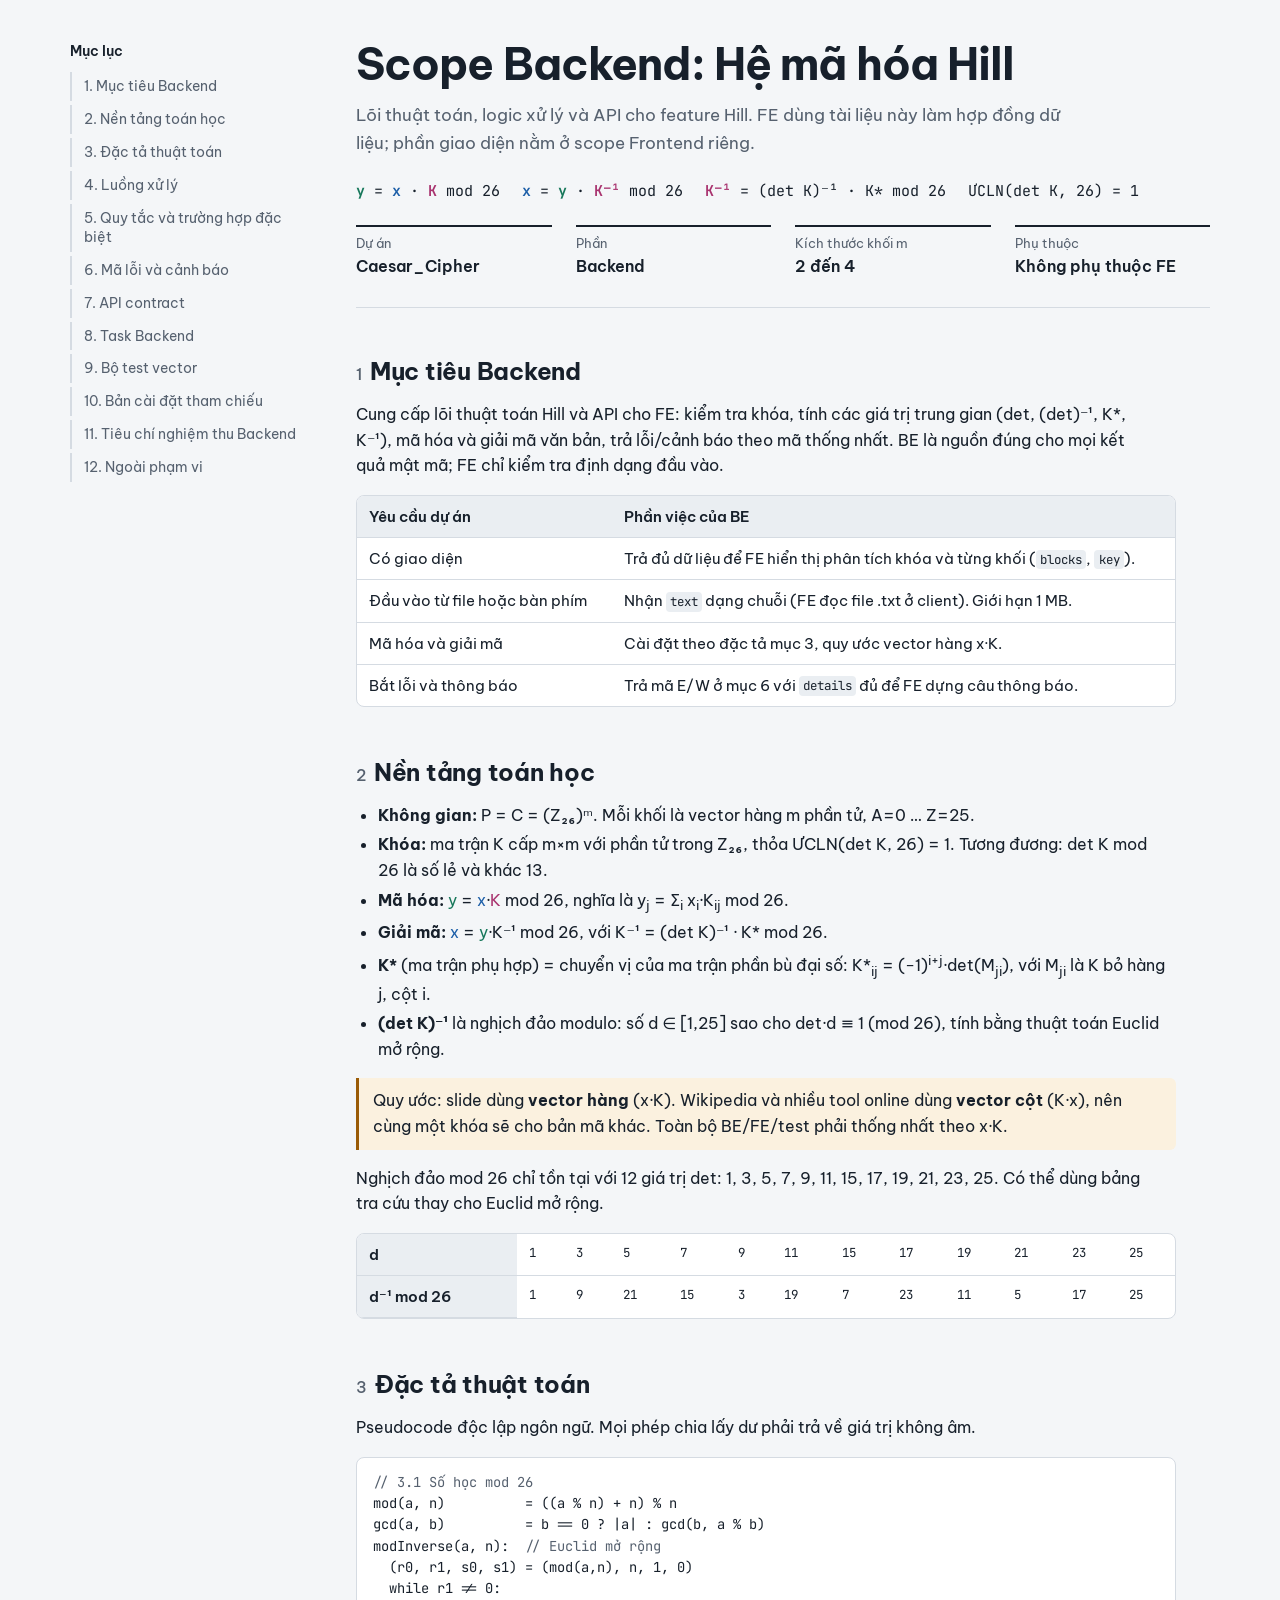
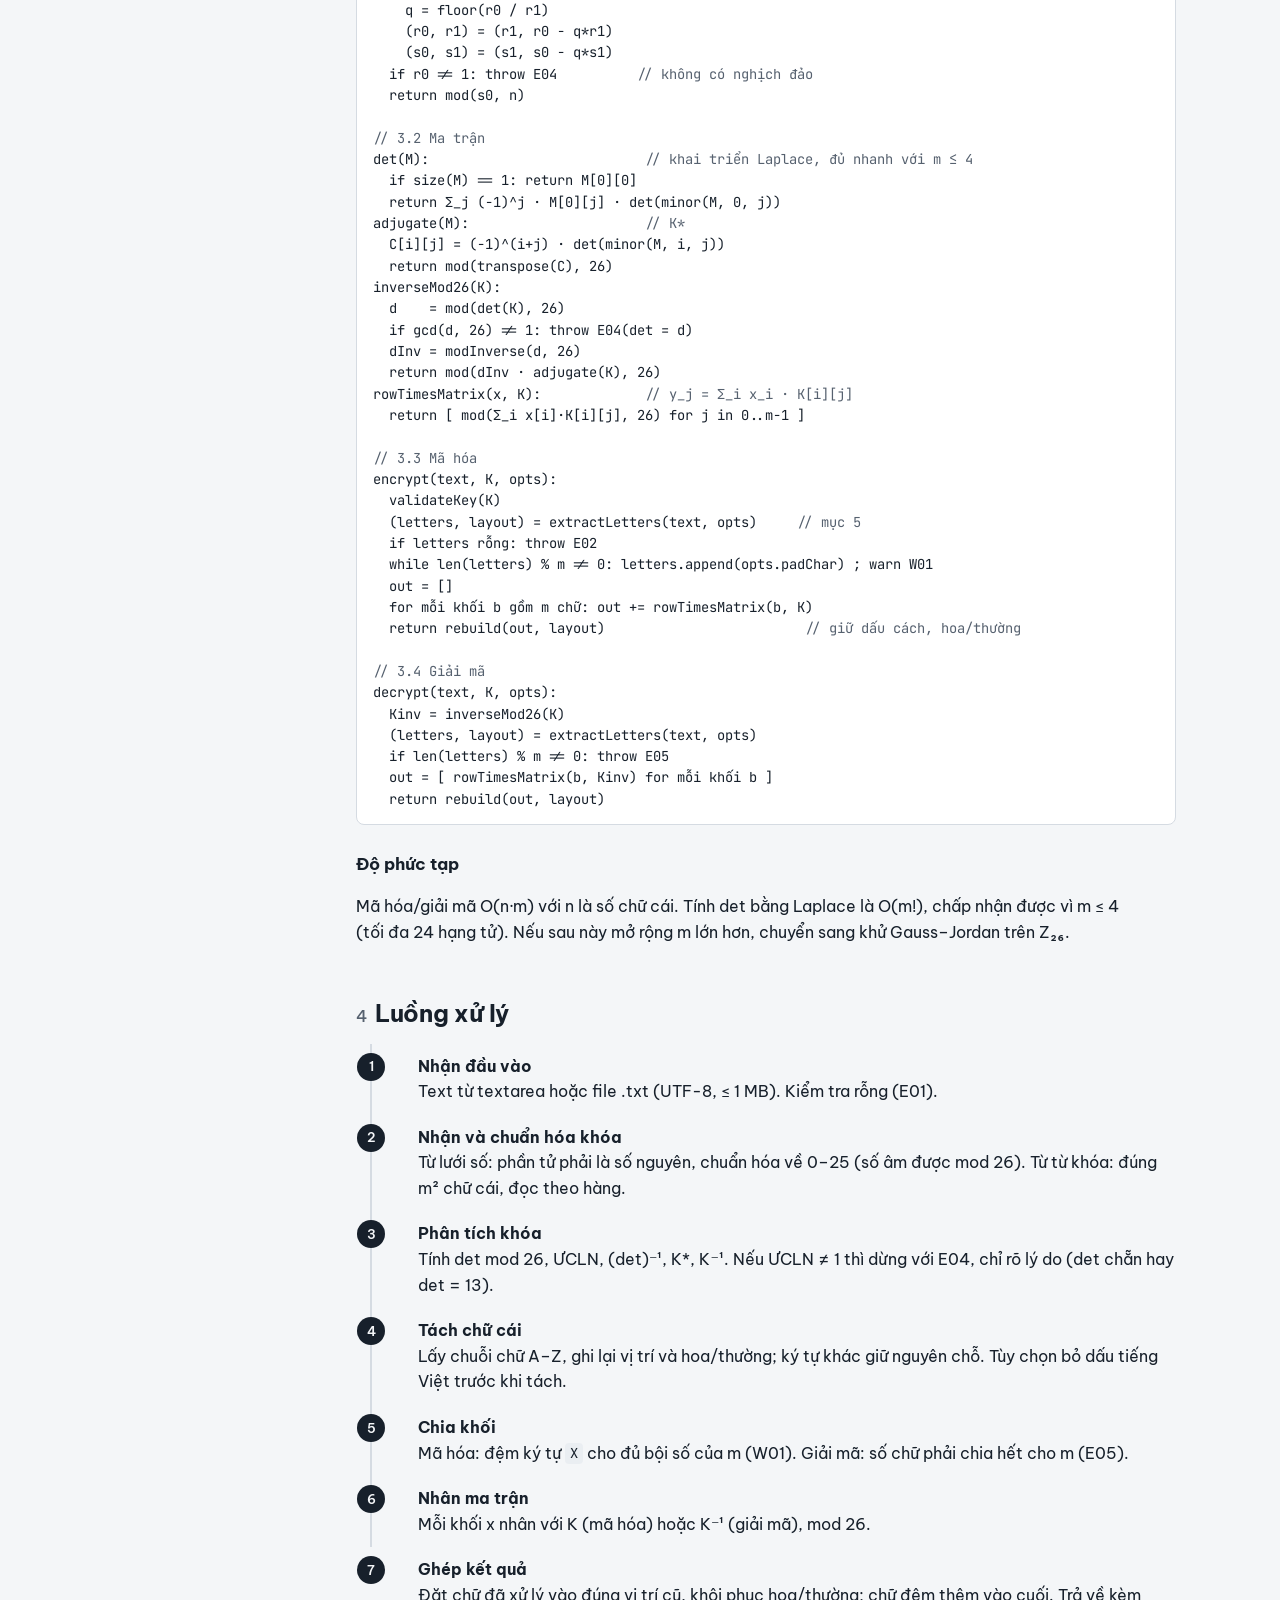
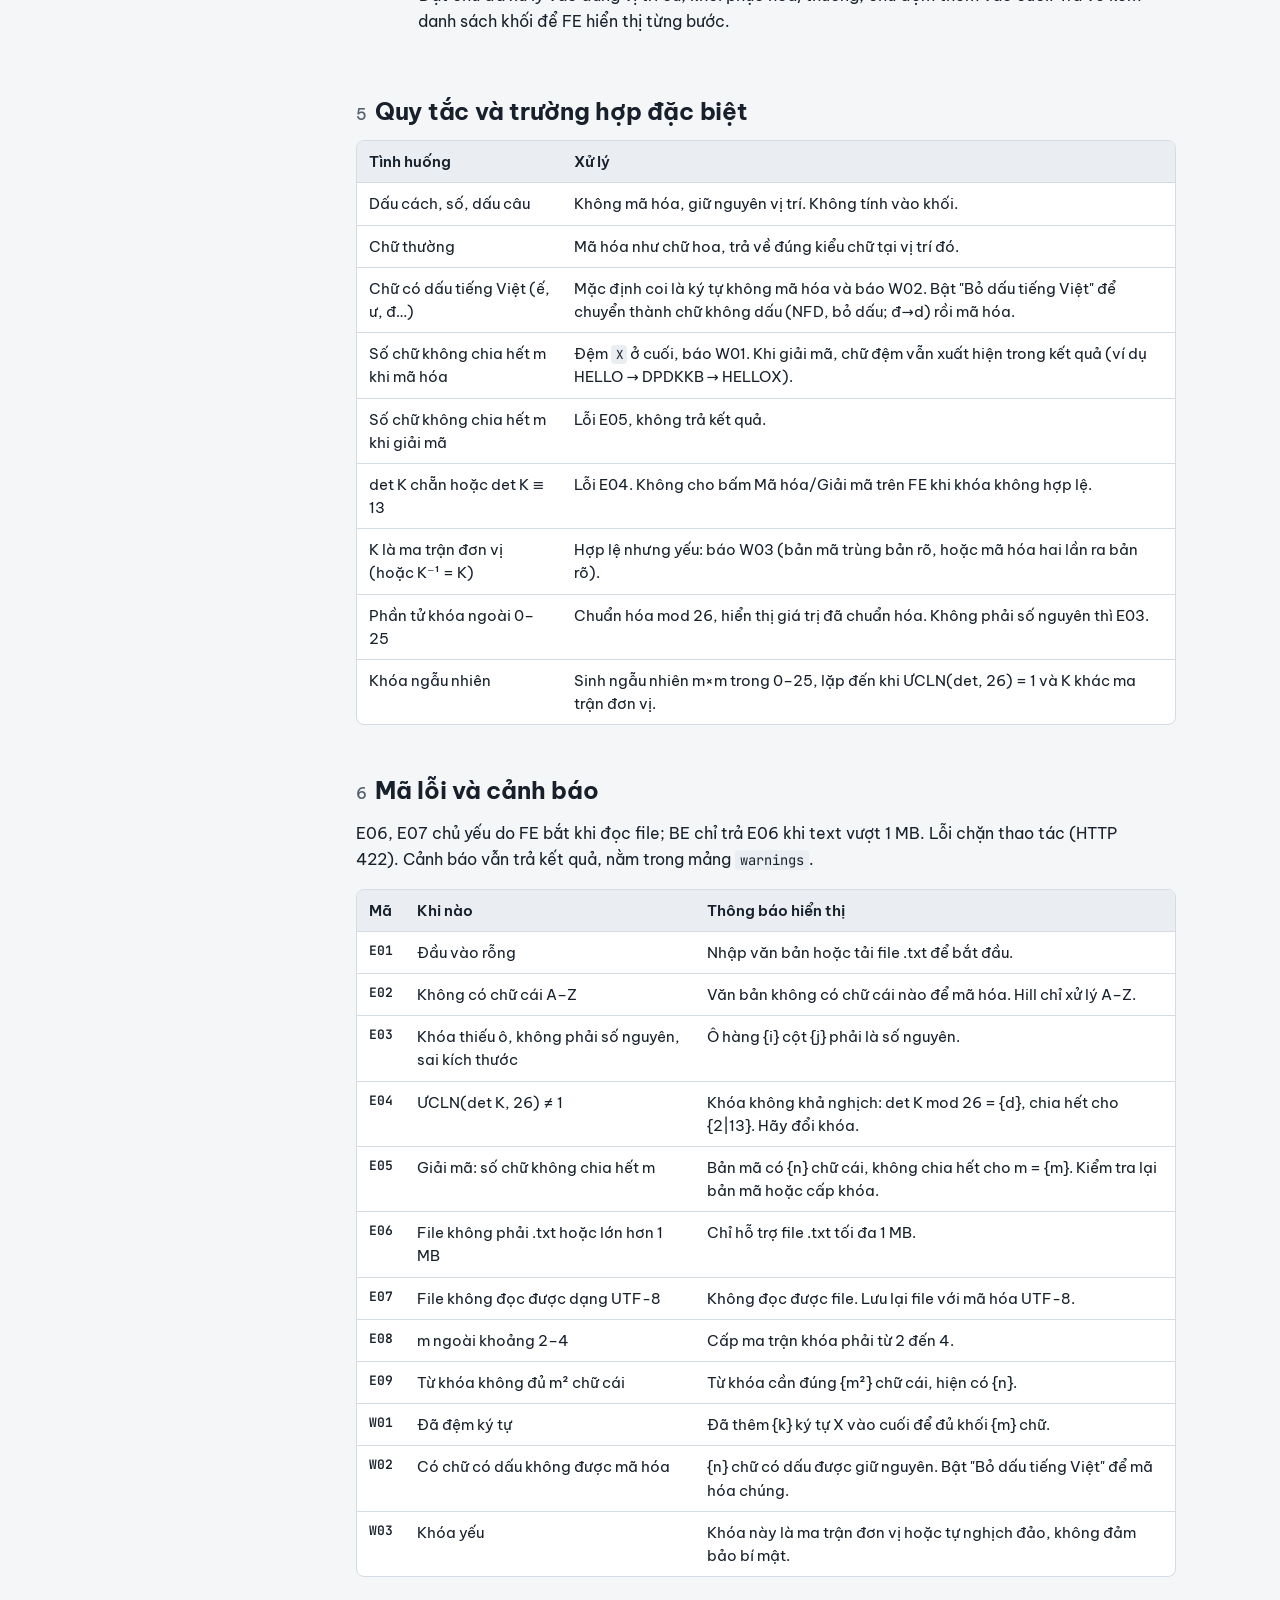
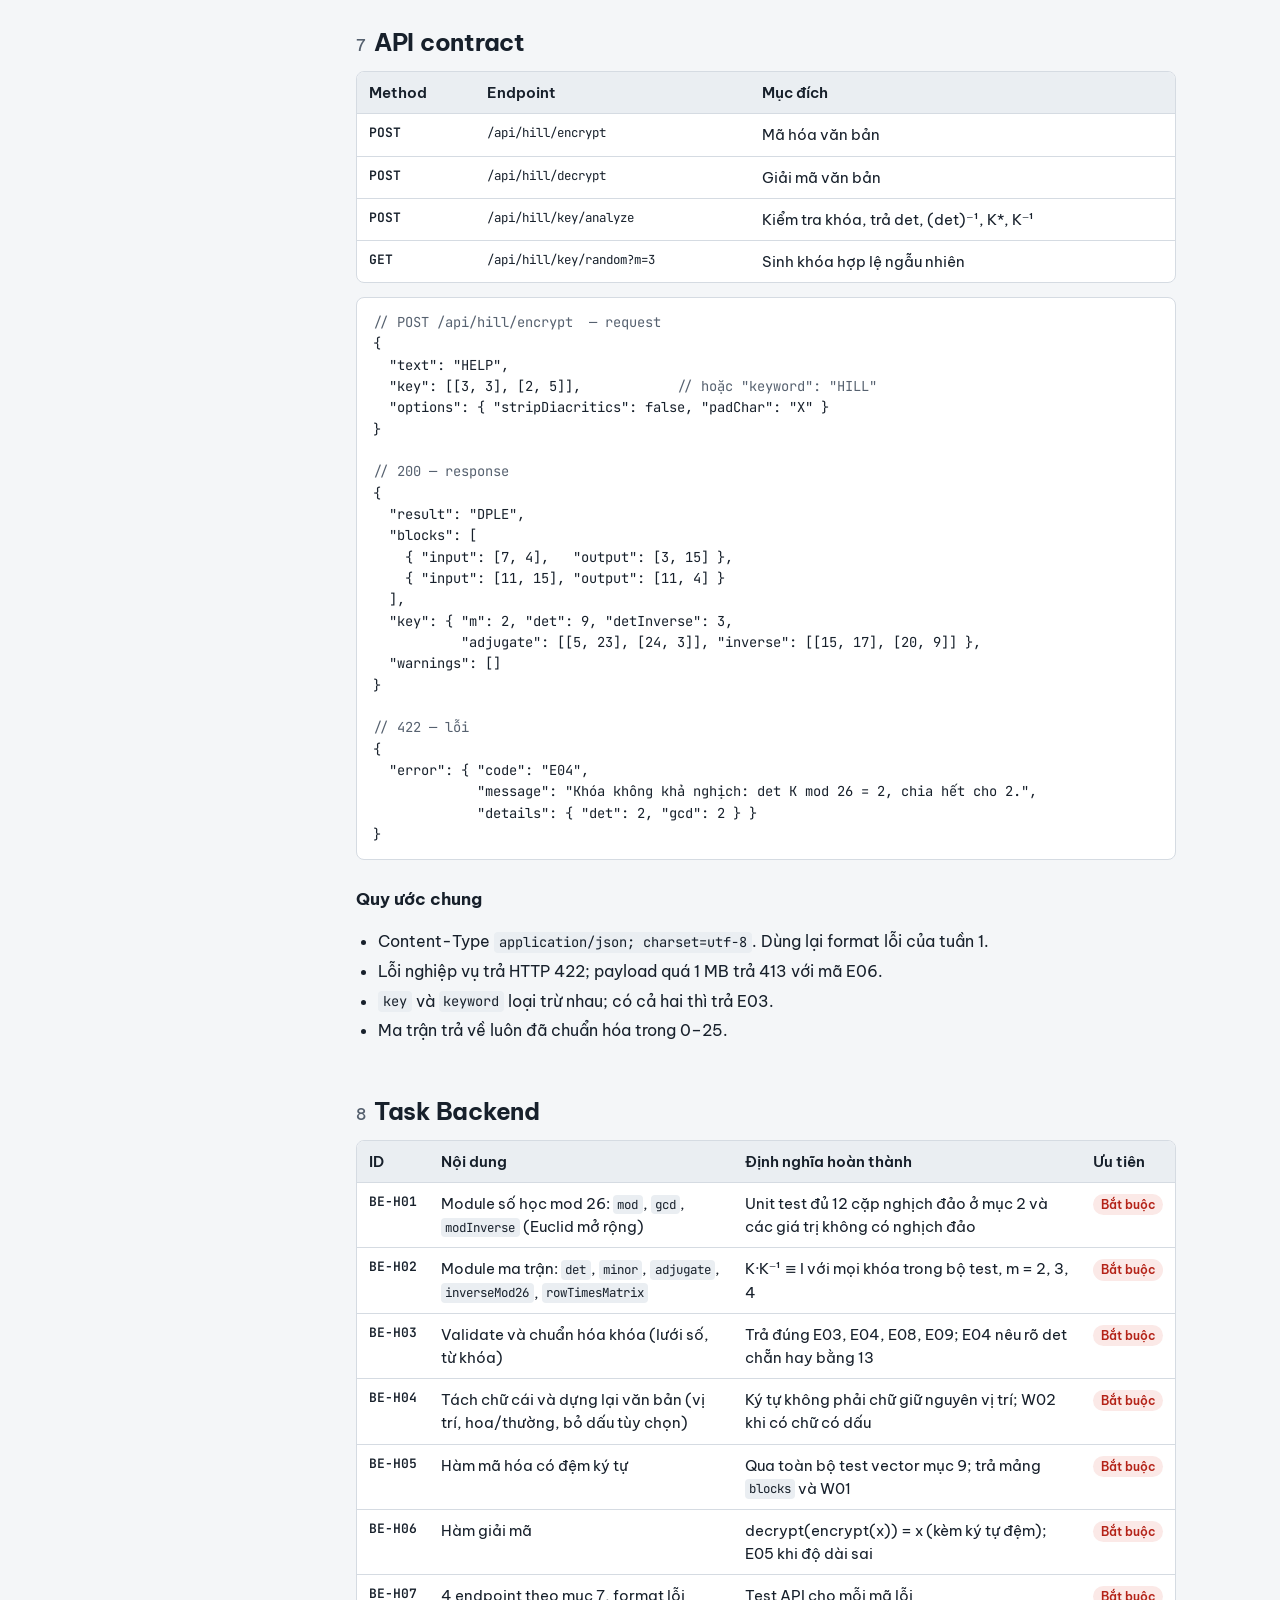
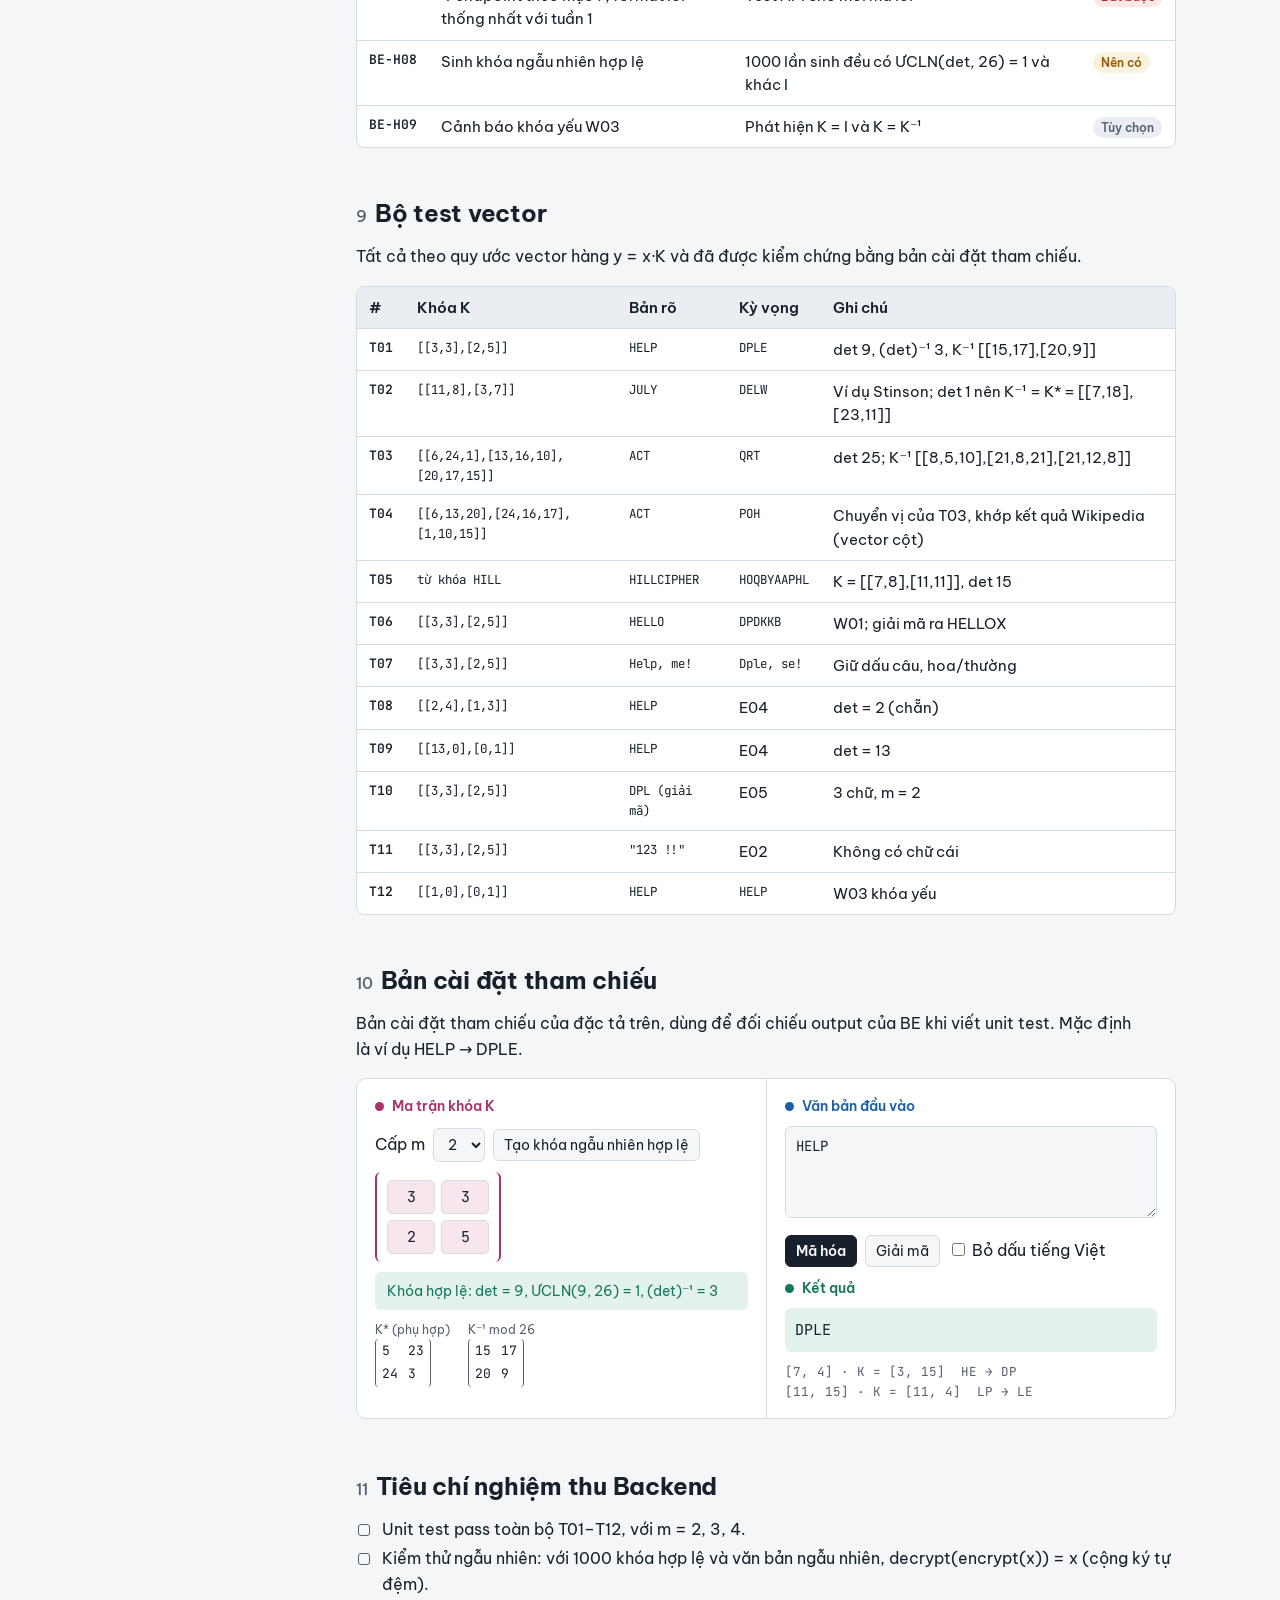
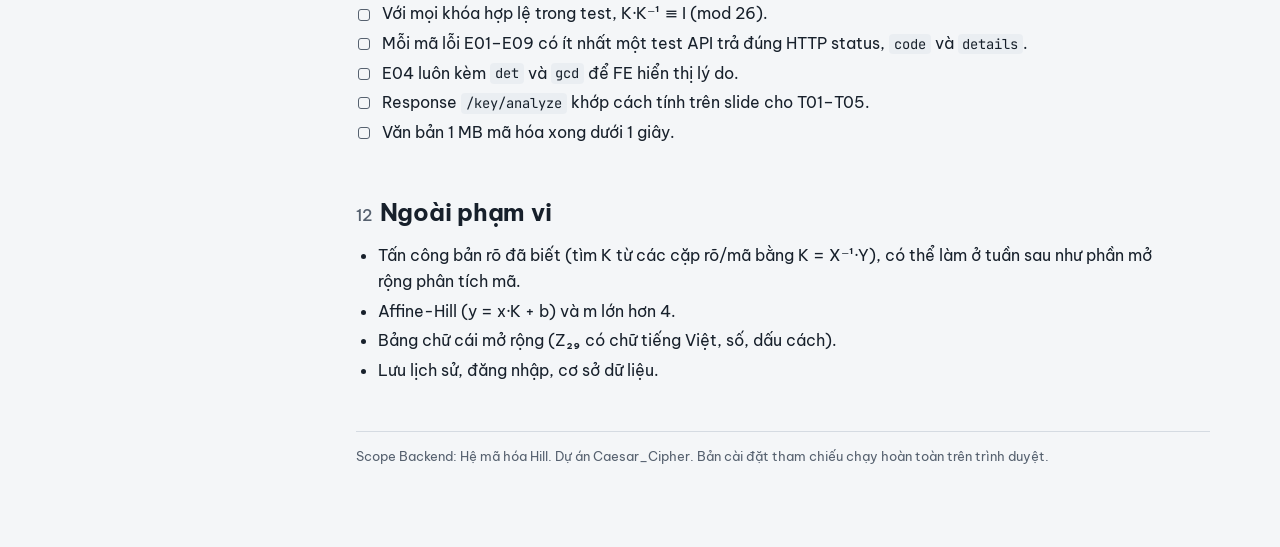
<file: Scope Backend_ Hệ mã hóa Hill.html>
<!DOCTYPE html>
<html lang="vi">
<head>
<meta charset="utf-8">
<meta name="viewport" content="width=device-width, initial-scale=1, viewport-fit=cover">
<title>Scope Backend: Hệ mã hóa Hill</title>
<link rel="preconnect" href="https://fonts.googleapis.com">
<link rel="preconnect" href="https://fonts.gstatic.com" crossorigin>
<link href="https://fonts.googleapis.com/css2?family=Be+Vietnam+Pro:wght@400;500;600;700&family=JetBrains+Mono:wght@400;600&display=swap" rel="stylesheet">
<style>
:root{
  --bg:#F4F6F8; --surface:#FFFFFF; --ink:#17202B; --muted:#56616F; --rule:#D5DBE2; --soft:#EAEEF2;
  --plain:#1D5FA8; --key:#A8326E; --cipher:#16775A; --err:#B42318; --warn:#9A5B06;
  --plain-bg:#E6EFF9; --key-bg:#F7E6EE; --cipher-bg:#E3F2EC; --err-bg:#FBE9E7; --warn-bg:#FBF1DF;
  --sans:"Be Vietnam Pro",system-ui,-apple-system,"Segoe UI",Roboto,Arial,sans-serif;
  --mono:"JetBrains Mono",ui-monospace,SFMono-Regular,Menlo,Consolas,monospace;
  box-sizing:border-box;
  padding-top:env(safe-area-inset-top,0px);
  padding-bottom:env(safe-area-inset-bottom,0px);
}
@media (prefers-color-scheme:dark){
  :root:not([data-theme="light"]){
    --bg:#10161D; --surface:#18212B; --ink:#E6EBF0; --muted:#9AA6B3; --rule:#2C3845; --soft:#1F2A35;
    --plain:#7DB3EE; --key:#EE8DBC; --cipher:#6FD1A8; --err:#FF8A7A; --warn:#F2B558;
    --plain-bg:#15293E; --key-bg:#351A28; --cipher-bg:#123126; --err-bg:#3A1A17; --warn-bg:#35270F;
  }
}
:root[data-theme="dark"]{
  --bg:#10161D; --surface:#18212B; --ink:#E6EBF0; --muted:#9AA6B3; --rule:#2C3845; --soft:#1F2A35;
  --plain:#7DB3EE; --key:#EE8DBC; --cipher:#6FD1A8; --err:#FF8A7A; --warn:#F2B558;
  --plain-bg:#15293E; --key-bg:#351A28; --cipher-bg:#123126; --err-bg:#3A1A17; --warn-bg:#35270F;
}
*,*::before,*::after{box-sizing:inherit}
html{scroll-padding-top:calc(env(safe-area-inset-top,0px) + 16px);scroll-behavior:smooth}
@media (prefers-reduced-motion:reduce){html{scroll-behavior:auto}}
body{margin:0;background:var(--bg);color:var(--ink);font-family:var(--sans);font-size:16px;line-height:1.6;-webkit-font-smoothing:antialiased}
a{color:var(--plain)}
:focus-visible{outline:2px solid var(--plain);outline-offset:2px}
code,pre,.mono{font-family:var(--mono);font-size:.86em}
code{background:var(--soft);padding:.1em .35em;border-radius:4px}

.layout{display:grid;grid-template-columns:1fr;max-width:1180px;margin:0 auto;padding:0 20px}
@media (min-width:980px){.layout{grid-template-columns:230px minmax(0,1fr);gap:56px}}

nav.toc{display:none}
@media (min-width:980px){
  nav.toc{display:block;position:sticky;top:env(safe-area-inset-top,0px);align-self:start;padding:40px 0;max-height:100vh;overflow:auto}
}
nav.toc p{margin:0 0 10px;font-weight:600;font-size:14px}
nav.toc ol{list-style:none;margin:0;padding:0;counter-reset:t}
nav.toc li{counter-increment:t}
nav.toc a{display:block;padding:5px 0 5px 12px;border-left:2px solid var(--rule);color:var(--muted);text-decoration:none;font-size:14px;line-height:1.35}
nav.toc a::before{content:counter(t)". ";font-variant-numeric:tabular-nums}
nav.toc a:hover{color:var(--ink);border-left-color:var(--ink)}

main{min-width:0;padding:40px 0 80px}
header.doc{border-bottom:1px solid var(--rule);padding-bottom:28px;margin-bottom:12px}
header.doc h1{font-size:clamp(30px,5vw,44px);line-height:1.1;letter-spacing:-.02em;margin:0 0 14px;font-weight:700}
header.doc .lede{max-width:64ch;color:var(--muted);margin:0 0 22px;font-size:17px}
.formula-strip{display:flex;flex-wrap:wrap;gap:10px 22px;font-family:var(--mono);font-size:15px;margin-bottom:22px}
.formula-strip span b{font-weight:600}
.meta{display:grid;grid-template-columns:repeat(auto-fit,minmax(150px,1fr));gap:12px 24px;margin:0}
.meta div{border-top:2px solid var(--ink);padding-top:6px}
.meta dt{font-size:13px;color:var(--muted)}
.meta dd{margin:0;font-weight:600}

.p{color:var(--plain)} .k{color:var(--key)} .c{color:var(--cipher)}

section{padding-top:36px;max-width:820px}
section h2{font-size:24px;letter-spacing:-.01em;margin:0 0 6px;line-height:1.25}
section h2 small{color:var(--muted);font-weight:500;font-size:16px;margin-right:8px;font-variant-numeric:tabular-nums}
section h3{font-size:17px;margin:26px 0 6px}
section p,section li{max-width:72ch}
ul,ol{padding-left:22px}
li{margin:4px 0}

.tbl{overflow-x:auto;margin:14px 0;border:1px solid var(--rule);border-radius:8px;background:var(--surface)}
table{border-collapse:collapse;width:100%;font-size:14.5px}
th,td{text-align:left;vertical-align:top;padding:9px 12px;border-bottom:1px solid var(--rule)}
th{font-weight:600;background:var(--soft);white-space:nowrap}
tr:last-child td{border-bottom:0}
td.id{font-family:var(--mono);font-size:13px;white-space:nowrap;font-weight:600}
.pri{display:inline-block;font-size:12px;font-weight:600;padding:1px 8px;border-radius:999px;white-space:nowrap}
.pri.must{background:var(--err-bg);color:var(--err)}
.pri.should{background:var(--warn-bg);color:var(--warn)}
.pri.nice{background:var(--soft);color:var(--muted)}

pre{background:var(--surface);border:1px solid var(--rule);border-radius:8px;padding:14px 16px;overflow-x:auto;line-height:1.55;margin:12px 0}
pre .cm{color:var(--muted)}

.flow{list-style:none;padding:0;margin:16px 0;counter-reset:f}
.flow li{counter-increment:f;position:relative;padding:10px 0 10px 46px;border-left:2px solid var(--rule);margin:0 0 0 14px;max-width:none}
.flow li::before{content:counter(f);position:absolute;left:-15px;top:9px;width:28px;height:28px;border-radius:50%;background:var(--ink);color:var(--bg);font-size:13px;font-weight:600;display:grid;place-items:center}
.flow li:last-child{border-left-color:transparent}
.flow b{display:block}

.note{border-left:3px solid var(--warn);background:var(--warn-bg);padding:10px 14px;border-radius:0 6px 6px 0;margin:14px 0}

/* Lab */
.lab{background:var(--surface);border:1px solid var(--rule);border-radius:10px;margin:16px 0;overflow:hidden}
.lab-grid{display:grid;grid-template-columns:1fr}
@media (min-width:720px){.lab-grid{grid-template-columns:1fr 1fr}}
.pane{padding:16px 18px;min-width:0}
.pane + .pane{border-top:1px solid var(--rule)}
@media (min-width:720px){.pane + .pane{border-top:0;border-left:1px solid var(--rule)}}
.pane h4{margin:0 0 8px;font-size:14px;font-weight:600}
.pane h4.p,.pane h4.k,.pane h4.c{display:flex;align-items:center;gap:8px}
.dot{width:9px;height:9px;border-radius:50%;background:currentColor;display:inline-block}
textarea{width:100%;min-height:92px;resize:vertical;font-family:var(--mono);font-size:14px;padding:10px;border:1px solid var(--rule);border-radius:6px;background:var(--bg);color:var(--ink)}
.row{display:flex;flex-wrap:wrap;gap:8px;align-items:center;margin:10px 0}
select,button{font-family:var(--sans);font-size:14px;border:1px solid var(--rule);border-radius:6px;padding:6px 10px;background:var(--bg);color:var(--ink);cursor:pointer}
button.primary{background:var(--ink);color:var(--bg);border-color:var(--ink);font-weight:600}
.matrix{display:inline-grid;gap:6px;padding:8px 10px;border-left:2px solid var(--key);border-right:2px solid var(--key);border-radius:6px}
.matrix input{width:48px;padding:6px 4px;text-align:center;font-family:var(--mono);font-size:15px;border:1px solid var(--rule);border-radius:5px;background:var(--key-bg);color:var(--ink)}
.status{font-size:14px;padding:8px 12px;border-radius:6px;margin-top:10px}
.status.ok{background:var(--cipher-bg);color:var(--cipher)}
.status.bad{background:var(--err-bg);color:var(--err)}
.out{font-family:var(--mono);font-size:15px;background:var(--cipher-bg);color:var(--ink);border-radius:6px;padding:10px;min-height:44px;word-break:break-all;white-space:pre-wrap}
.steps{font-family:var(--mono);font-size:12.5px;color:var(--muted);margin-top:10px;max-height:160px;overflow:auto;white-space:pre}
.warnline{font-size:13px;color:var(--warn);margin-top:6px}
.mini{display:flex;flex-wrap:wrap;gap:18px;margin-top:10px;font-family:var(--mono);font-size:13px}
.mini .lbl{font-family:var(--sans);color:var(--muted);font-size:12px;display:block}
.m-inline{display:inline-grid;gap:2px 10px;border-left:1.5px solid var(--muted);border-right:1.5px solid var(--muted);padding:2px 6px;border-radius:4px}

.ac li{list-style:none;position:relative;padding-left:4px}
.ac{padding-left:22px}
.ac li::before{content:"";position:absolute;left:-20px;top:.45em;width:12px;height:12px;border:1.5px solid var(--muted);border-radius:3px}
footer{margin-top:48px;color:var(--muted);font-size:13px;border-top:1px solid var(--rule);padding-top:14px}
</style>
</head>
<body>
<div class="layout">
<nav class="toc" aria-label="Mục lục">
  <p>Mục lục</p>
  <ol>
    <li><a href="#muc-tieu">Mục tiêu Backend</a></li>
    <li><a href="#toan">Nền tảng toán học</a></li>
    <li><a href="#thuat-toan">Đặc tả thuật toán</a></li>
    <li><a href="#luong">Luồng xử lý</a></li>
    <li><a href="#quy-tac">Quy tắc và trường hợp đặc biệt</a></li>
    <li><a href="#loi">Mã lỗi và cảnh báo</a></li>
    <li><a href="#api">API contract</a></li>
    <li><a href="#be">Task Backend</a></li>
    <li><a href="#test">Bộ test vector</a></li>
    <li><a href="#thu">Bản cài đặt tham chiếu</a></li>
    <li><a href="#nghiem-thu">Tiêu chí nghiệm thu Backend</a></li>
    <li><a href="#ngoai">Ngoài phạm vi</a></li>
  </ol>
</nav>
<main>
<header class="doc">
  <h1>Scope Backend: Hệ mã hóa Hill</h1>
  <p class="lede">Lõi thuật toán, logic xử lý và API cho feature Hill. FE dùng tài liệu này làm hợp đồng dữ liệu; phần giao diện nằm ở scope Frontend riêng.</p>
  <div class="formula-strip">
    <span><b class="c">y</b> = <b class="p">x</b> · <b class="k">K</b> mod 26</span>
    <span><b class="p">x</b> = <b class="c">y</b> · <b class="k">K⁻¹</b> mod 26</span>
    <span><b class="k">K⁻¹</b> = (det K)⁻¹ · K* mod 26</span>
    <span>ƯCLN(det K, 26) = 1</span>
  </div>
  <dl class="meta">
    <div><dt>Dự án</dt><dd>Caesar_Cipher</dd></div>
    <div><dt>Phần</dt><dd>Backend</dd></div>
    <div><dt>Kích thước khối m</dt><dd>2 đến 4</dd></div>
    <div><dt>Phụ thuộc</dt><dd>Không phụ thuộc FE</dd></div></dl>
</header>
<section id="muc-tieu">
  <h2><small>1</small>Mục tiêu Backend</h2>
  <p>Cung cấp lõi thuật toán Hill và API cho FE: kiểm tra khóa, tính các giá trị trung gian (det, (det)⁻¹, K*, K⁻¹), mã hóa và giải mã văn bản, trả lỗi/cảnh báo theo mã thống nhất. BE là nguồn đúng cho mọi kết quả mật mã; FE chỉ kiểm tra định dạng đầu vào.</p>
  <div class="tbl"><table>
    <tr><th>Yêu cầu dự án</th><th>Phần việc của BE</th></tr>
    <tr><td>Có giao diện</td><td>Trả đủ dữ liệu để FE hiển thị phân tích khóa và từng khối (<code>blocks</code>, <code>key</code>).</td></tr>
    <tr><td>Đầu vào từ file hoặc bàn phím</td><td>Nhận <code>text</code> dạng chuỗi (FE đọc file .txt ở client). Giới hạn 1 MB.</td></tr>
    <tr><td>Mã hóa và giải mã</td><td>Cài đặt theo đặc tả mục 3, quy ước vector hàng x·K.</td></tr>
    <tr><td>Bắt lỗi và thông báo</td><td>Trả mã E/W ở mục 6 với <code>details</code> đủ để FE dựng câu thông báo.</td></tr>
  </table></div>
</section>

<section id="toan">
  <h2><small>2</small>Nền tảng toán học</h2>
  <ul>
    <li><b>Không gian:</b> P = C = (Z₂₆)ᵐ. Mỗi khối là vector hàng m phần tử, A=0 … Z=25.</li>
    <li><b>Khóa:</b> ma trận K cấp m×m với phần tử trong Z₂₆, thỏa ƯCLN(det K, 26) = 1. Tương đương: det K mod 26 là số lẻ và khác 13.</li>
    <li><b>Mã hóa:</b> <span class="c">y</span> = <span class="p">x</span>·<span class="k">K</span> mod 26, nghĩa là y<sub>j</sub> = Σ<sub>i</sub> x<sub>i</sub>·K<sub>ij</sub> mod 26.</li>
    <li><b>Giải mã:</b> <span class="p">x</span> = <span class="c">y</span>·K⁻¹ mod 26, với K⁻¹ = (det K)⁻¹ · K* mod 26.</li>
    <li><b>K*</b> (ma trận phụ hợp) = chuyển vị của ma trận phần bù đại số: K*<sub>ij</sub> = (−1)<sup>i+j</sup>·det(M<sub>ji</sub>), với M<sub>ji</sub> là K bỏ hàng j, cột i.</li>
    <li><b>(det K)⁻¹</b> là nghịch đảo modulo: số d ∈ [1,25] sao cho det·d ≡ 1 (mod 26), tính bằng thuật toán Euclid mở rộng.</li>
  </ul>
  <div class="note">Quy ước: slide dùng <b>vector hàng</b> (x·K). Wikipedia và nhiều tool online dùng <b>vector cột</b> (K·x), nên cùng một khóa sẽ cho bản mã khác. Toàn bộ BE/FE/test phải thống nhất theo x·K.</div>
  <p>Nghịch đảo mod 26 chỉ tồn tại với 12 giá trị det: 1, 3, 5, 7, 9, 11, 15, 17, 19, 21, 23, 25. Có thể dùng bảng tra cứu thay cho Euclid mở rộng.</p>
  <div class="tbl"><table>
    <tr><th>d</th><td class="mono">1</td><td class="mono">3</td><td class="mono">5</td><td class="mono">7</td><td class="mono">9</td><td class="mono">11</td><td class="mono">15</td><td class="mono">17</td><td class="mono">19</td><td class="mono">21</td><td class="mono">23</td><td class="mono">25</td></tr>
    <tr><th>d⁻¹ mod 26</th><td class="mono">1</td><td class="mono">9</td><td class="mono">21</td><td class="mono">15</td><td class="mono">3</td><td class="mono">19</td><td class="mono">7</td><td class="mono">23</td><td class="mono">11</td><td class="mono">5</td><td class="mono">17</td><td class="mono">25</td></tr>
  </table></div>
</section>

<section id="thuat-toan">
  <h2><small>3</small>Đặc tả thuật toán</h2>
  <p>Pseudocode độc lập ngôn ngữ. Mọi phép chia lấy dư phải trả về giá trị không âm.</p>
<pre><span class="cm">// 3.1 Số học mod 26</span>
mod(a, n)          = ((a % n) + n) % n
gcd(a, b)          = b == 0 ? |a| : gcd(b, a % b)
modInverse(a, n):  <span class="cm">// Euclid mở rộng</span>
  (r0, r1, s0, s1) = (mod(a,n), n, 1, 0)
  while r1 != 0:
    q = floor(r0 / r1)
    (r0, r1) = (r1, r0 - q*r1)
    (s0, s1) = (s1, s0 - q*s1)
  if r0 != 1: throw E04          <span class="cm">// không có nghịch đảo</span>
  return mod(s0, n)

<span class="cm">// 3.2 Ma trận</span>
det(M):                           <span class="cm">// khai triển Laplace, đủ nhanh với m ≤ 4</span>
  if size(M) == 1: return M[0][0]
  return Σ_j (-1)^j · M[0][j] · det(minor(M, 0, j))
adjugate(M):                      <span class="cm">// K*</span>
  C[i][j] = (-1)^(i+j) · det(minor(M, i, j))
  return mod(transpose(C), 26)
inverseMod26(K):
  d    = mod(det(K), 26)
  if gcd(d, 26) != 1: throw E04(det = d)
  dInv = modInverse(d, 26)
  return mod(dInv · adjugate(K), 26)
rowTimesMatrix(x, K):             <span class="cm">// y_j = Σ_i x_i · K[i][j]</span>
  return [ mod(Σ_i x[i]·K[i][j], 26) for j in 0..m-1 ]

<span class="cm">// 3.3 Mã hóa</span>
encrypt(text, K, opts):
  validateKey(K)
  (letters, layout) = extractLetters(text, opts)     <span class="cm">// mục 5</span>
  if letters rỗng: throw E02
  while len(letters) % m != 0: letters.append(opts.padChar) ; warn W01
  out = []
  for mỗi khối b gồm m chữ: out += rowTimesMatrix(b, K)
  return rebuild(out, layout)                         <span class="cm">// giữ dấu cách, hoa/thường</span>

<span class="cm">// 3.4 Giải mã</span>
decrypt(text, K, opts):
  Kinv = inverseMod26(K)
  (letters, layout) = extractLetters(text, opts)
  if len(letters) % m != 0: throw E05
  out = [ rowTimesMatrix(b, Kinv) for mỗi khối b ]
  return rebuild(out, layout)</pre>
  <h3>Độ phức tạp</h3>
  <p>Mã hóa/giải mã O(n·m) với n là số chữ cái. Tính det bằng Laplace là O(m!), chấp nhận được vì m ≤ 4 (tối đa 24 hạng tử). Nếu sau này mở rộng m lớn hơn, chuyển sang khử Gauss–Jordan trên Z₂₆.</p>
</section>

<section id="luong">
  <h2><small>4</small>Luồng xử lý</h2>
  <ol class="flow">
    <li><b>Nhận đầu vào</b>Text từ textarea hoặc file .txt (UTF-8, ≤ 1 MB). Kiểm tra rỗng (E01).</li>
    <li><b>Nhận và chuẩn hóa khóa</b>Từ lưới số: phần tử phải là số nguyên, chuẩn hóa về 0–25 (số âm được mod 26). Từ từ khóa: đúng m² chữ cái, đọc theo hàng.</li>
    <li><b>Phân tích khóa</b>Tính det mod 26, ƯCLN, (det)⁻¹, K*, K⁻¹. Nếu ƯCLN ≠ 1 thì dừng với E04, chỉ rõ lý do (det chẵn hay det = 13).</li>
    <li><b>Tách chữ cái</b>Lấy chuỗi chữ A–Z, ghi lại vị trí và hoa/thường; ký tự khác giữ nguyên chỗ. Tùy chọn bỏ dấu tiếng Việt trước khi tách.</li>
    <li><b>Chia khối</b>Mã hóa: đệm ký tự <code>X</code> cho đủ bội số của m (W01). Giải mã: số chữ phải chia hết cho m (E05).</li>
    <li><b>Nhân ma trận</b>Mỗi khối x nhân với K (mã hóa) hoặc K⁻¹ (giải mã), mod 26.</li>
    <li><b>Ghép kết quả</b>Đặt chữ đã xử lý vào đúng vị trí cũ, khôi phục hoa/thường; chữ đệm thêm vào cuối. Trả về kèm danh sách khối để FE hiển thị từng bước.</li>
  </ol>
</section>

<section id="quy-tac">
  <h2><small>5</small>Quy tắc và trường hợp đặc biệt</h2>
  <div class="tbl"><table>
    <tr><th>Tình huống</th><th>Xử lý</th></tr>
    <tr><td>Dấu cách, số, dấu câu</td><td>Không mã hóa, giữ nguyên vị trí. Không tính vào khối.</td></tr>
    <tr><td>Chữ thường</td><td>Mã hóa như chữ hoa, trả về đúng kiểu chữ tại vị trí đó.</td></tr>
    <tr><td>Chữ có dấu tiếng Việt (ế, ư, đ…)</td><td>Mặc định coi là ký tự không mã hóa và báo W02. Bật "Bỏ dấu tiếng Việt" để chuyển thành chữ không dấu (NFD, bỏ dấu; đ→d) rồi mã hóa.</td></tr>
    <tr><td>Số chữ không chia hết m khi mã hóa</td><td>Đệm <code>X</code> ở cuối, báo W01. Khi giải mã, chữ đệm vẫn xuất hiện trong kết quả (ví dụ HELLO → DPDKKB → HELLOX).</td></tr>
    <tr><td>Số chữ không chia hết m khi giải mã</td><td>Lỗi E05, không trả kết quả.</td></tr>
    <tr><td>det K chẵn hoặc det K ≡ 13</td><td>Lỗi E04. Không cho bấm Mã hóa/Giải mã trên FE khi khóa không hợp lệ.</td></tr>
    <tr><td>K là ma trận đơn vị (hoặc K⁻¹ = K)</td><td>Hợp lệ nhưng yếu: báo W03 (bản mã trùng bản rõ, hoặc mã hóa hai lần ra bản rõ).</td></tr>
    <tr><td>Phần tử khóa ngoài 0–25</td><td>Chuẩn hóa mod 26, hiển thị giá trị đã chuẩn hóa. Không phải số nguyên thì E03.</td></tr>
    <tr><td>Khóa ngẫu nhiên</td><td>Sinh ngẫu nhiên m×m trong 0–25, lặp đến khi ƯCLN(det, 26) = 1 và K khác ma trận đơn vị.</td></tr>
  </table></div>
</section>

<section id="loi">
  <h2><small>6</small>Mã lỗi và cảnh báo</h2>
  <p>E06, E07 chủ yếu do FE bắt khi đọc file; BE chỉ trả E06 khi text vượt 1 MB. Lỗi chặn thao tác (HTTP 422). Cảnh báo vẫn trả kết quả, nằm trong mảng <code>warnings</code>.</p>
  <div class="tbl"><table>
    <tr><th>Mã</th><th>Khi nào</th><th>Thông báo hiển thị</th></tr>
    <tr><td class="id">E01</td><td>Đầu vào rỗng</td><td>Nhập văn bản hoặc tải file .txt để bắt đầu.</td></tr>
    <tr><td class="id">E02</td><td>Không có chữ cái A–Z</td><td>Văn bản không có chữ cái nào để mã hóa. Hill chỉ xử lý A–Z.</td></tr>
    <tr><td class="id">E03</td><td>Khóa thiếu ô, không phải số nguyên, sai kích thước</td><td>Ô hàng {i} cột {j} phải là số nguyên.</td></tr>
    <tr><td class="id">E04</td><td>ƯCLN(det K, 26) ≠ 1</td><td>Khóa không khả nghịch: det K mod 26 = {d}, chia hết cho {2|13}. Hãy đổi khóa.</td></tr>
    <tr><td class="id">E05</td><td>Giải mã: số chữ không chia hết m</td><td>Bản mã có {n} chữ cái, không chia hết cho m = {m}. Kiểm tra lại bản mã hoặc cấp khóa.</td></tr>
    <tr><td class="id">E06</td><td>File không phải .txt hoặc lớn hơn 1 MB</td><td>Chỉ hỗ trợ file .txt tối đa 1 MB.</td></tr>
    <tr><td class="id">E07</td><td>File không đọc được dạng UTF-8</td><td>Không đọc được file. Lưu lại file với mã hóa UTF-8.</td></tr>
    <tr><td class="id">E08</td><td>m ngoài khoảng 2–4</td><td>Cấp ma trận khóa phải từ 2 đến 4.</td></tr>
    <tr><td class="id">E09</td><td>Từ khóa không đủ m² chữ cái</td><td>Từ khóa cần đúng {m²} chữ cái, hiện có {n}.</td></tr>
    <tr><td class="id">W01</td><td>Đã đệm ký tự</td><td>Đã thêm {k} ký tự X vào cuối để đủ khối {m} chữ.</td></tr>
    <tr><td class="id">W02</td><td>Có chữ có dấu không được mã hóa</td><td>{n} chữ có dấu được giữ nguyên. Bật "Bỏ dấu tiếng Việt" để mã hóa chúng.</td></tr>
    <tr><td class="id">W03</td><td>Khóa yếu</td><td>Khóa này là ma trận đơn vị hoặc tự nghịch đảo, không đảm bảo bí mật.</td></tr>
  </table></div>
</section>

<section id="api">
  <h2><small>7</small>API contract</h2>
  <div class="tbl"><table>
    <tr><th>Method</th><th>Endpoint</th><th>Mục đích</th></tr>
    <tr><td class="id">POST</td><td class="mono">/api/hill/encrypt</td><td>Mã hóa văn bản</td></tr>
    <tr><td class="id">POST</td><td class="mono">/api/hill/decrypt</td><td>Giải mã văn bản</td></tr>
    <tr><td class="id">POST</td><td class="mono">/api/hill/key/analyze</td><td>Kiểm tra khóa, trả det, (det)⁻¹, K*, K⁻¹</td></tr>
    <tr><td class="id">GET</td><td class="mono">/api/hill/key/random?m=3</td><td>Sinh khóa hợp lệ ngẫu nhiên</td></tr>
  </table></div>
<pre><span class="cm">// POST /api/hill/encrypt  — request</span>
{
  "text": "HELP",
  "key": [[3, 3], [2, 5]],            <span class="cm">// hoặc "keyword": "HILL"</span>
  "options": { "stripDiacritics": false, "padChar": "X" }
}

<span class="cm">// 200 — response</span>
{
  "result": "DPLE",
  "blocks": [
    { "input": [7, 4],   "output": [3, 15] },
    { "input": [11, 15], "output": [11, 4] }
  ],
  "key": { "m": 2, "det": 9, "detInverse": 3,
           "adjugate": [[5, 23], [24, 3]], "inverse": [[15, 17], [20, 9]] },
  "warnings": []
}

<span class="cm">// 422 — lỗi</span>
{
  "error": { "code": "E04",
             "message": "Khóa không khả nghịch: det K mod 26 = 2, chia hết cho 2.",
             "details": { "det": 2, "gcd": 2 } }
}</pre>
  <h3>Quy ước chung</h3>
  <ul>
    <li>Content-Type <code>application/json; charset=utf-8</code>. Dùng lại format lỗi của tuần 1.</li>
    <li>Lỗi nghiệp vụ trả HTTP 422; payload quá 1 MB trả 413 với mã E06.</li>
    <li><code>key</code> và <code>keyword</code> loại trừ nhau; có cả hai thì trả E03.</li>
    <li>Ma trận trả về luôn đã chuẩn hóa trong 0–25.</li>
  </ul>
</section>

<section id="be">
  <h2><small>8</small>Task Backend</h2>
  <div class="tbl"><table>
    <tr><th>ID</th><th>Nội dung</th><th>Định nghĩa hoàn thành</th><th>Ưu tiên</th></tr>
    <tr><td class="id">BE-H01</td><td>Module số học mod 26: <code>mod</code>, <code>gcd</code>, <code>modInverse</code> (Euclid mở rộng)</td><td>Unit test đủ 12 cặp nghịch đảo ở mục 2 và các giá trị không có nghịch đảo</td><td><span class="pri must">Bắt buộc</span></td></tr>
    <tr><td class="id">BE-H02</td><td>Module ma trận: <code>det</code>, <code>minor</code>, <code>adjugate</code>, <code>inverseMod26</code>, <code>rowTimesMatrix</code></td><td>K·K⁻¹ ≡ I với mọi khóa trong bộ test, m = 2, 3, 4</td><td><span class="pri must">Bắt buộc</span></td></tr>
    <tr><td class="id">BE-H03</td><td>Validate và chuẩn hóa khóa (lưới số, từ khóa)</td><td>Trả đúng E03, E04, E08, E09; E04 nêu rõ det chẵn hay bằng 13</td><td><span class="pri must">Bắt buộc</span></td></tr>
    <tr><td class="id">BE-H04</td><td>Tách chữ cái và dựng lại văn bản (vị trí, hoa/thường, bỏ dấu tùy chọn)</td><td>Ký tự không phải chữ giữ nguyên vị trí; W02 khi có chữ có dấu</td><td><span class="pri must">Bắt buộc</span></td></tr>
    <tr><td class="id">BE-H05</td><td>Hàm mã hóa có đệm ký tự</td><td>Qua toàn bộ test vector mục 9; trả mảng <code>blocks</code> và W01</td><td><span class="pri must">Bắt buộc</span></td></tr>
    <tr><td class="id">BE-H06</td><td>Hàm giải mã</td><td>decrypt(encrypt(x)) = x (kèm ký tự đệm); E05 khi độ dài sai</td><td><span class="pri must">Bắt buộc</span></td></tr>
    <tr><td class="id">BE-H07</td><td>4 endpoint theo mục 7, format lỗi thống nhất với tuần 1</td><td>Test API cho mỗi mã lỗi</td><td><span class="pri must">Bắt buộc</span></td></tr>
    <tr><td class="id">BE-H08</td><td>Sinh khóa ngẫu nhiên hợp lệ</td><td>1000 lần sinh đều có ƯCLN(det, 26) = 1 và khác I</td><td><span class="pri should">Nên có</span></td></tr>
    <tr><td class="id">BE-H09</td><td>Cảnh báo khóa yếu W03</td><td>Phát hiện K = I và K = K⁻¹</td><td><span class="pri nice">Tùy chọn</span></td></tr>
  </table></div>
</section>

<section id="test">
  <h2><small>9</small>Bộ test vector</h2>
  <p>Tất cả theo quy ước vector hàng y = x·K và đã được kiểm chứng bằng bản cài đặt tham chiếu.</p>
  <div class="tbl"><table>
    <tr><th>#</th><th>Khóa K</th><th>Bản rõ</th><th>Kỳ vọng</th><th>Ghi chú</th></tr>
    <tr><td class="id">T01</td><td class="mono">[[3,3],[2,5]]</td><td class="mono">HELP</td><td class="mono">DPLE</td><td>det 9, (det)⁻¹ 3, K⁻¹ [[15,17],[20,9]]</td></tr>
    <tr><td class="id">T02</td><td class="mono">[[11,8],[3,7]]</td><td class="mono">JULY</td><td class="mono">DELW</td><td>Ví dụ Stinson; det 1 nên K⁻¹ = K* = [[7,18],[23,11]]</td></tr>
    <tr><td class="id">T03</td><td class="mono">[[6,24,1],[13,16,10],[20,17,15]]</td><td class="mono">ACT</td><td class="mono">QRT</td><td>det 25; K⁻¹ [[8,5,10],[21,8,21],[21,12,8]]</td></tr>
    <tr><td class="id">T04</td><td class="mono">[[6,13,20],[24,16,17],[1,10,15]]</td><td class="mono">ACT</td><td class="mono">POH</td><td>Chuyển vị của T03, khớp kết quả Wikipedia (vector cột)</td></tr>
    <tr><td class="id">T05</td><td class="mono">từ khóa HILL</td><td class="mono">HILLCIPHER</td><td class="mono">HOQBYAAPHL</td><td>K = [[7,8],[11,11]], det 15</td></tr>
    <tr><td class="id">T06</td><td class="mono">[[3,3],[2,5]]</td><td class="mono">HELLO</td><td class="mono">DPDKKB</td><td>W01; giải mã ra HELLOX</td></tr>
    <tr><td class="id">T07</td><td class="mono">[[3,3],[2,5]]</td><td class="mono">Help, me!</td><td class="mono">Dple, se!</td><td>Giữ dấu câu, hoa/thường</td></tr>
    <tr><td class="id">T08</td><td class="mono">[[2,4],[1,3]]</td><td class="mono">HELP</td><td>E04</td><td>det = 2 (chẵn)</td></tr>
    <tr><td class="id">T09</td><td class="mono">[[13,0],[0,1]]</td><td class="mono">HELP</td><td>E04</td><td>det = 13</td></tr>
    <tr><td class="id">T10</td><td class="mono">[[3,3],[2,5]]</td><td class="mono">DPL (giải mã)</td><td>E05</td><td>3 chữ, m = 2</td></tr>
    <tr><td class="id">T11</td><td class="mono">[[3,3],[2,5]]</td><td class="mono">"123 !!"</td><td>E02</td><td>Không có chữ cái</td></tr>
    <tr><td class="id">T12</td><td class="mono">[[1,0],[0,1]]</td><td class="mono">HELP</td><td class="mono">HELP</td><td>W03 khóa yếu</td></tr>
  </table></div>
</section>

<section id="thu">
  <h2><small>10</small>Bản cài đặt tham chiếu</h2>
  <p>Bản cài đặt tham chiếu của đặc tả trên, dùng để đối chiếu output của BE khi viết unit test. Mặc định là ví dụ HELP → DPLE.</p>
  <div class="lab">
    <div class="lab-grid">
      <div class="pane">
        <h4 class="k"><span class="dot"></span>Ma trận khóa K</h4>
        <div class="row">
          <label for="msel">Cấp m</label>
          <select id="msel"><option>2</option><option>3</option><option>4</option></select>
          <button type="button" id="rand">Tạo khóa ngẫu nhiên hợp lệ</button>
        </div>
        <div id="matrix" class="matrix" role="group" aria-label="Ma trận khóa"></div>
        <div id="kstatus" class="status" aria-live="polite"></div>
        <div id="kmini" class="mini"></div>
      </div>
      <div class="pane">
        <h4 class="p"><span class="dot"></span>Văn bản đầu vào</h4>
        <textarea id="txt" aria-label="Văn bản đầu vào">HELP</textarea>
        <div class="row">
          <button type="button" class="primary" id="doEnc">Mã hóa</button>
          <button type="button" id="doDec">Giải mã</button>
          <label><input type="checkbox" id="strip"> Bỏ dấu tiếng Việt</label>
        </div>
        <h4 class="c"><span class="dot"></span>Kết quả</h4>
        <div id="out" class="out" aria-live="polite"></div>
        <div id="warn" class="warnline"></div>
        <div id="steps" class="steps"></div>
      </div>
    </div>
  </div>
</section>

<section id="nghiem-thu">
  <h2><small>11</small>Tiêu chí nghiệm thu Backend</h2>
  <ul class="ac">
    <li>Unit test pass toàn bộ T01–T12, với m = 2, 3, 4.</li>
    <li>Kiểm thử ngẫu nhiên: với 1000 khóa hợp lệ và văn bản ngẫu nhiên, decrypt(encrypt(x)) = x (cộng ký tự đệm).</li>
    <li>Với mọi khóa hợp lệ trong test, K·K⁻¹ ≡ I (mod 26).</li>
    <li>Mỗi mã lỗi E01–E09 có ít nhất một test API trả đúng HTTP status, <code>code</code> và <code>details</code>.</li>
    <li>E04 luôn kèm <code>det</code> và <code>gcd</code> để FE hiển thị lý do.</li>
    <li>Response <code>/key/analyze</code> khớp cách tính trên slide cho T01–T05.</li>
    <li>Văn bản 1 MB mã hóa xong dưới 1 giây.</li>
  </ul>
</section>

<section id="ngoai">
  <h2><small>12</small>Ngoài phạm vi</h2>
  <ul>
    <li>Tấn công bản rõ đã biết (tìm K từ các cặp rõ/mã bằng K = X⁻¹·Y), có thể làm ở tuần sau như phần mở rộng phân tích mã.</li>
    <li>Affine-Hill (y = x·K + b) và m lớn hơn 4.</li>
    <li>Bảng chữ cái mở rộng (Z₂₉ có chữ tiếng Việt, số, dấu cách).</li>
    <li>Lưu lịch sử, đăng nhập, cơ sở dữ liệu.</li>
  </ul>
</section>

<footer>Scope Backend: Hệ mã hóa Hill. Dự án Caesar_Cipher. Bản cài đặt tham chiếu chạy hoàn toàn trên trình duyệt.</footer>
</main>
</div>
<script>
(function(){
  const A = 65;
  const mod = (a,n=26)=>((a%n)+n)%n;
  const gcd = (a,b)=> b===0?Math.abs(a):gcd(b,a%b);
  function modInverse(a,n=26){
    let r0=mod(a,n), r1=n, s0=1, s1=0;
    while(r1!==0){const q=Math.floor(r0/r1);[r0,r1]=[r1,r0-q*r1];[s0,s1]=[s1,s0-q*s1];}
    return r0===1?mod(s0,n):null;
  }
  const minor=(M,i,j)=>M.filter((_,r)=>r!==i).map(row=>row.filter((_,c)=>c!==j));
  function det(M){
    if(M.length===1) return M[0][0];
    let s=0; for(let j=0;j<M.length;j++) s+=(j%2?-1:1)*M[0][j]*det(minor(M,0,j)); return s;
  }
  function adj(M){
    const n=M.length; if(n===1) return [[1]];
    const out=[];
    for(let i=0;i<n;i++){out.push([]);for(let j=0;j<n;j++){out[i].push(mod(((i+j)%2?-1:1)*det(minor(M,j,i))));}}
    return out;
  }
  function analyze(K){
    const d=mod(det(K)), g=gcd(d,26), di=g===1?modInverse(d):null;
    const ad=adj(K);
    const inv=di!==null?ad.map(r=>r.map(x=>mod(x*di))):null;
    return {d,g,di,ad,inv};
  }
  const mul=(x,K)=>K[0].map((_,j)=>mod(x.reduce((s,xi,i)=>s+xi*K[i][j],0)));
  function strip(s){return s.normalize('NFD').replace(/[\u0300-\u036f]/g,'').replace(/đ/g,'d').replace(/Đ/g,'D');}

  function run(text,K,dir,doStrip){
    const m=K.length, warnings=[];
    if(!text.trim()) return {err:'E01: Nhập văn bản để bắt đầu.'};
    if(doStrip) text=strip(text);
    const chars=[...text], pos=[], vals=[];
    let accented=0;
    chars.forEach((ch,i)=>{
      if(/[A-Za-z]/.test(ch)){pos.push(i);vals.push(ch.toUpperCase().charCodeAt(0)-A);}
      else if(/\p{L}/u.test(ch)) accented++;
    });
    if(accented) warnings.push(`W02: ${accented} chữ có dấu được giữ nguyên.`);
    if(!vals.length) return {err:'E02: Văn bản không có chữ cái A–Z nào.'};
    const a=analyze(K);
    if(a.g!==1) return {err:`E04: Khóa không khả nghịch (det = ${a.d}).`};
    let M=K;
    if(dir==='dec'){ if(vals.length%m) return {err:`E05: Bản mã có ${vals.length} chữ, không chia hết cho m = ${m}.`}; M=a.inv; }
    else { let k=0; while(vals.length%m){vals.push(23);k++;} if(k) warnings.push(`W01: Đã thêm ${k} ký tự X để đủ khối.`); }
    const out=[], log=[];
    for(let i=0;i<vals.length;i+=m){
      const b=vals.slice(i,i+m), r=mul(b,M); out.push(...r);
      log.push(`[${b.join(', ')}] · ${dir==='dec'?'K⁻¹':'K'} = [${r.join(', ')}]  ${b.map(v=>String.fromCharCode(v+A)).join('')} → ${r.map(v=>String.fromCharCode(v+A)).join('')}`);
    }
    pos.forEach((p,idx)=>{const up=chars[p]===chars[p].toUpperCase();const c=String.fromCharCode(out[idx]+A);chars[p]=up?c:c.toLowerCase();});
    let res=chars.join('')+out.slice(pos.length).map(v=>String.fromCharCode(v+A)).join('');
    return {res,warnings,log};
  }

  const msel=document.getElementById('msel'), grid=document.getElementById('matrix');
  const kstatus=document.getElementById('kstatus'), kmini=document.getElementById('kmini');
  const out=document.getElementById('out'), warn=document.getElementById('warn'), steps=document.getElementById('steps');
  function build(K){
    const m=K.length; grid.style.gridTemplateColumns=`repeat(${m},auto)`; grid.innerHTML='';
    K.forEach((row,i)=>row.forEach((v,j)=>{
      const inp=document.createElement('input'); inp.type='text'; inp.inputMode='numeric'; inp.value=v;
      inp.setAttribute('aria-label',`Hàng ${i+1} cột ${j+1}`); inp.addEventListener('input',refresh); grid.appendChild(inp);
    }));
    refresh();
  }
  function readK(){
    const m=+msel.value, ins=[...grid.querySelectorAll('input')], K=[];
    for(let i=0;i<m;i++){K.push([]);for(let j=0;j<m;j++){const s=ins[i*m+j].value.trim();if(!/^-?\d+$/.test(s))return {bad:[i+1,j+1]};K[i].push(mod(parseInt(s,10)));}}
    return {K};
  }
  const fmt=M=>`<span class="m-inline" style="grid-template-columns:repeat(${M.length},auto)">${M.flat().map(x=>`<span>${x}</span>`).join('')}</span>`;
  let curK=null;
  function refresh(){
    const r=readK(); curK=null; kmini.innerHTML='';
    if(r.bad){kstatus.className='status bad';kstatus.textContent=`E03: Ô hàng ${r.bad[0]} cột ${r.bad[1]} phải là số nguyên.`;return;}
    const a=analyze(r.K);
    if(a.g!==1){kstatus.className='status bad';kstatus.textContent=`E04: det K mod 26 = ${a.d}, chia hết cho ${a.d%2===0?2:13}. Khóa không khả nghịch.`;return;}
    curK=r.K; kstatus.className='status ok'; kstatus.textContent=`Khóa hợp lệ: det = ${a.d}, ƯCLN(${a.d}, 26) = 1, (det)⁻¹ = ${a.di}`;
    kmini.innerHTML=`<div><span class="lbl">K* (phụ hợp)</span>${fmt(a.ad)}</div><div><span class="lbl">K⁻¹ mod 26</span>${fmt(a.inv)}</div>`;
  }
  function go(dir){
    warn.textContent=''; steps.textContent='';
    if(!curK){out.textContent='Sửa khóa trước khi chạy.';return;}
    const r=run(document.getElementById('txt').value,curK,dir,document.getElementById('strip').checked);
    if(r.err){out.textContent=r.err;return;}
    out.textContent=r.res; warn.textContent=r.warnings.join('  '); steps.textContent=r.log.join('\n');
  }
  function randomKey(m){
    const I=(i,j)=>i===j?1:0;
    for(;;){const K=Array.from({length:m},()=>Array.from({length:m},()=>Math.floor(Math.random()*26)));
      if(gcd(mod(det(K)),26)===1 && !K.every((r,i)=>r.every((v,j)=>v===I(i,j)))) return K;}
  }
  msel.addEventListener('change',()=>build(randomKey(+msel.value)));
  document.getElementById('rand').addEventListener('click',()=>build(randomKey(+msel.value)));
  document.getElementById('doEnc').addEventListener('click',()=>go('enc'));
  document.getElementById('doDec').addEventListener('click',()=>go('dec'));
  build([[3,3],[2,5]]); go('enc');
})();
</script>
</body>
</html>
</file>
